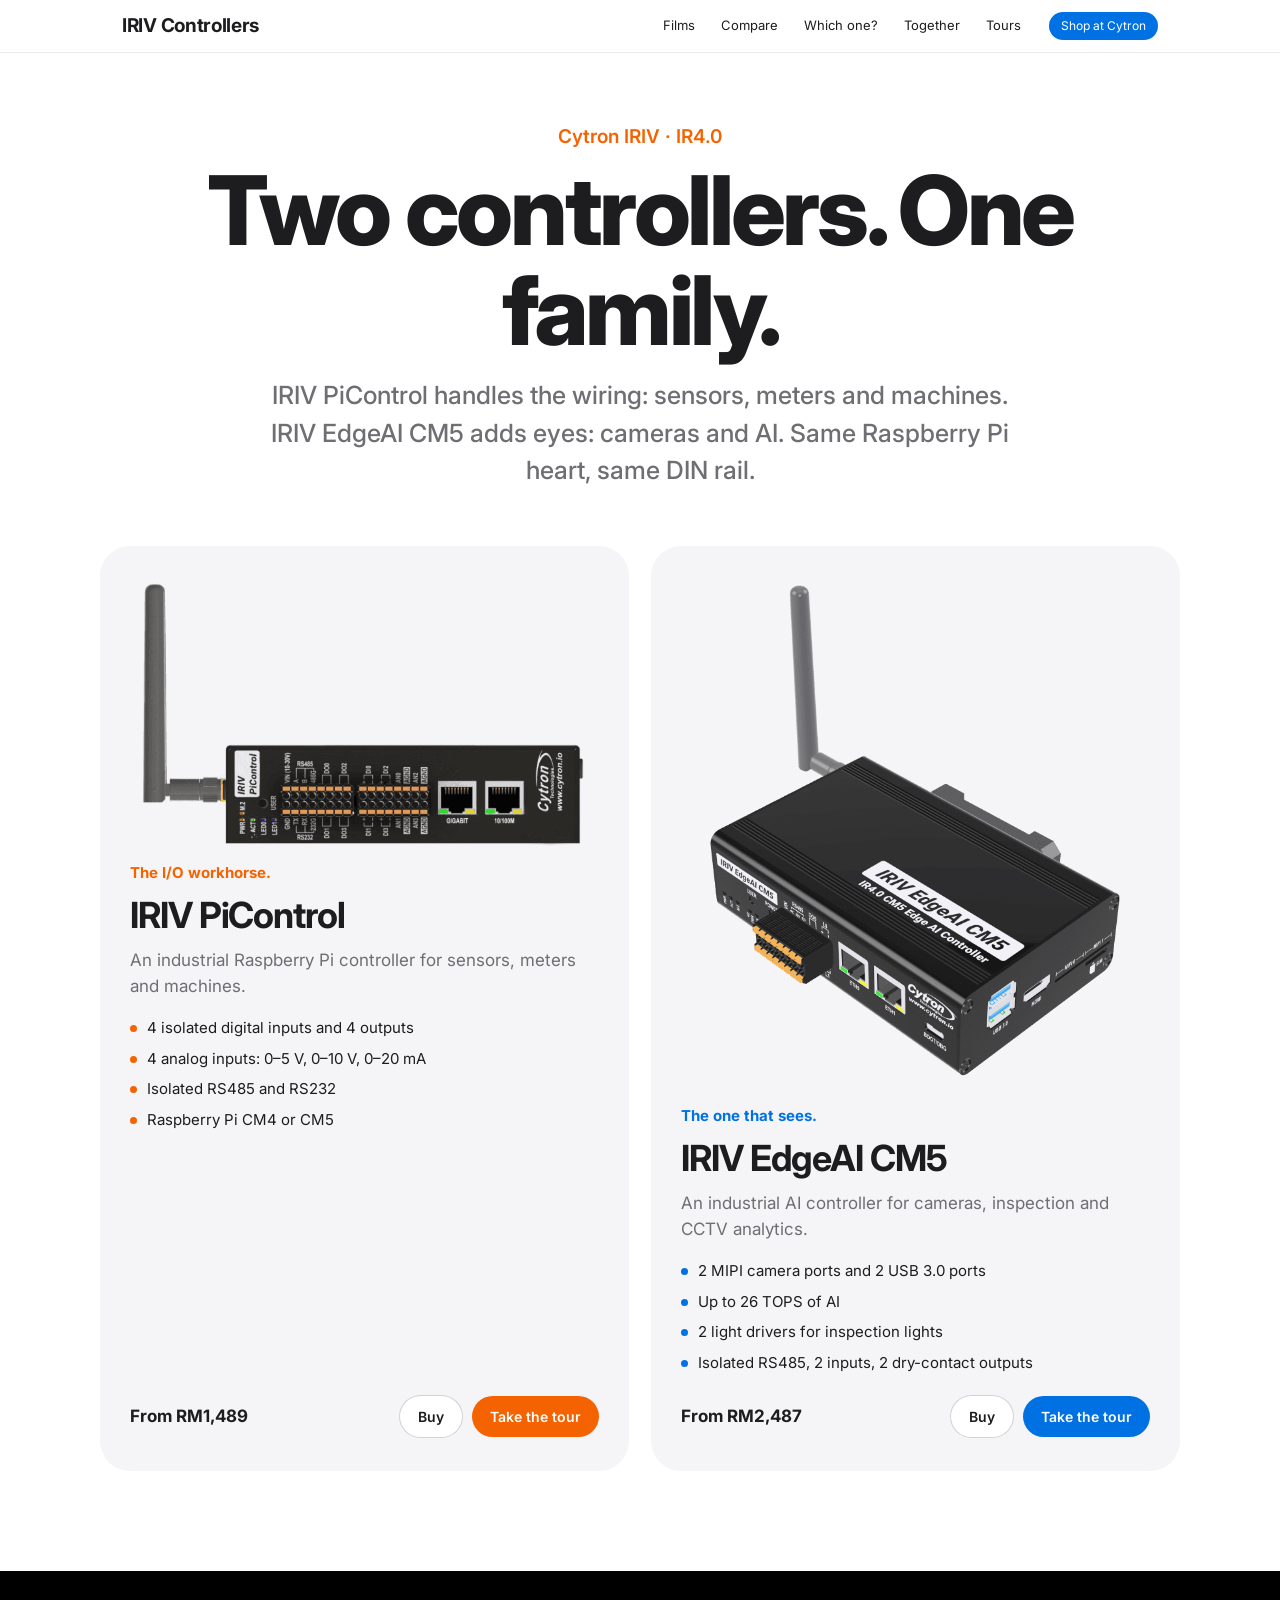
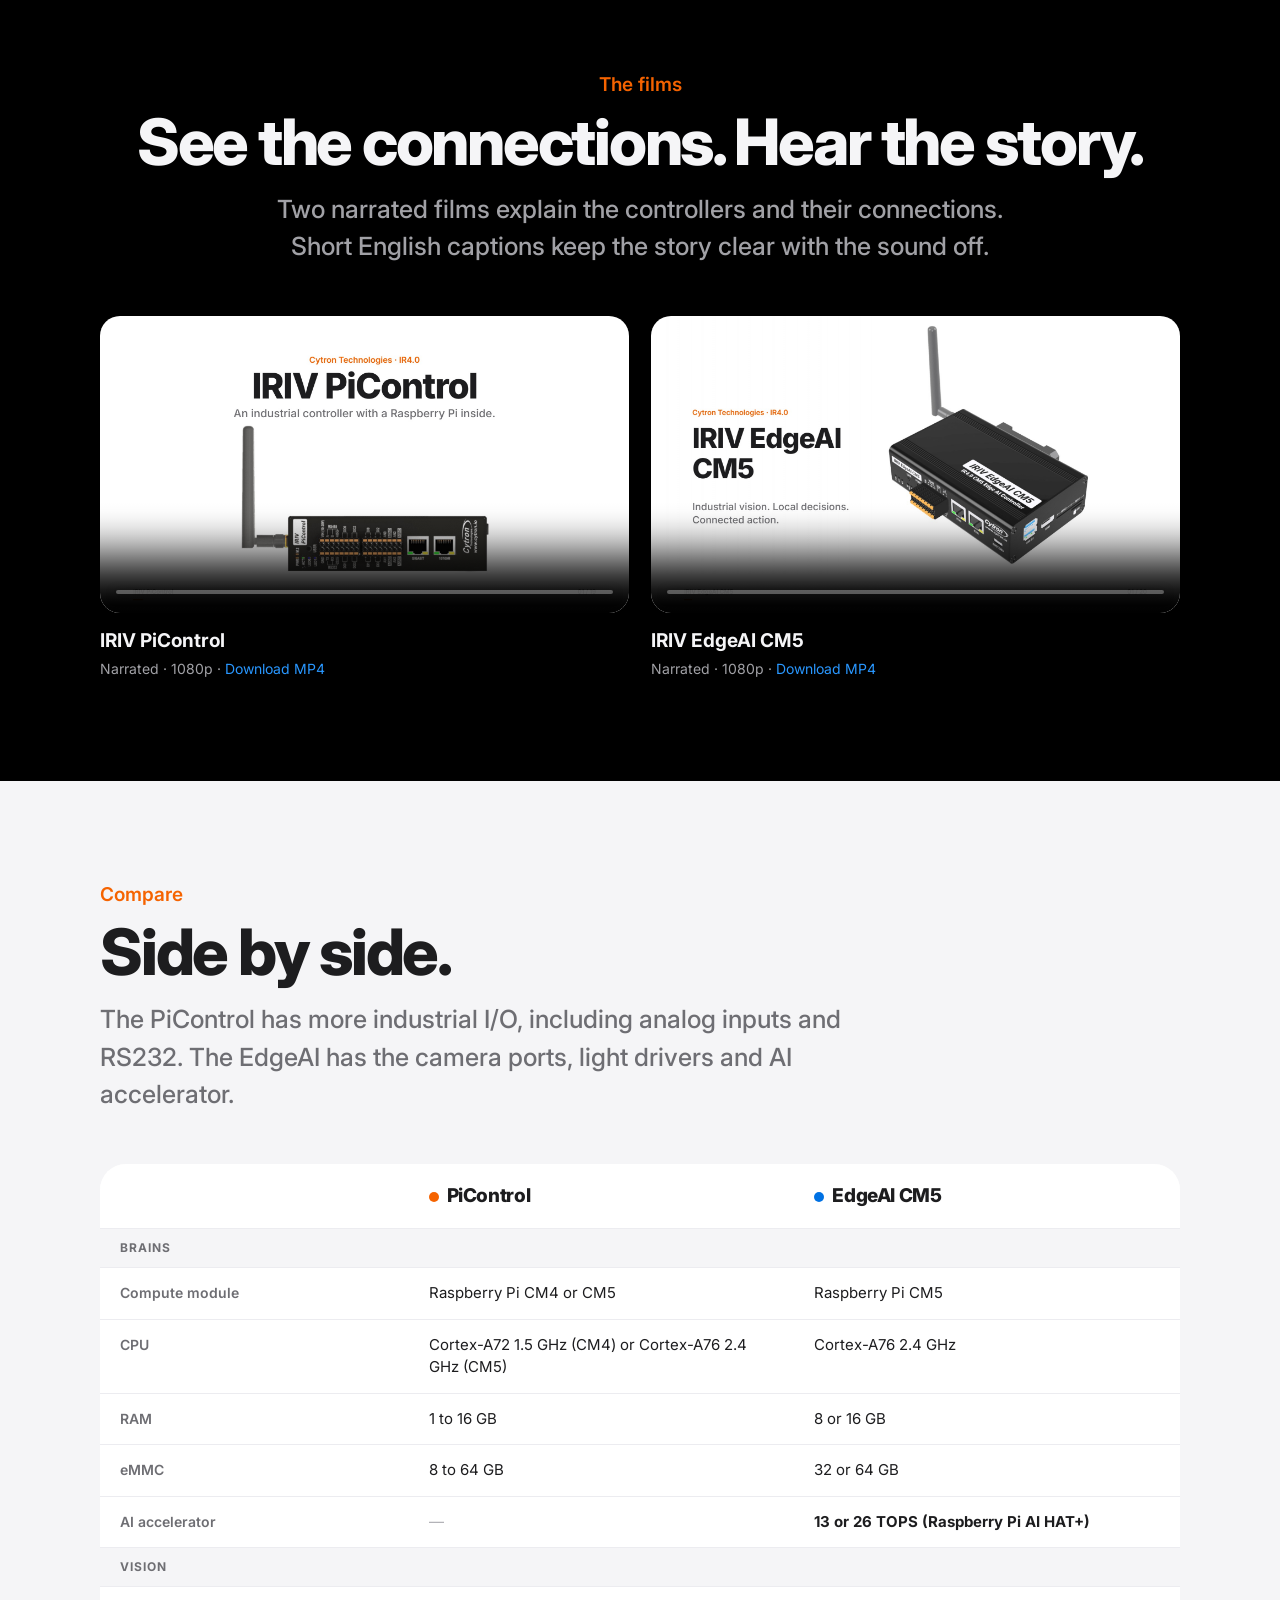
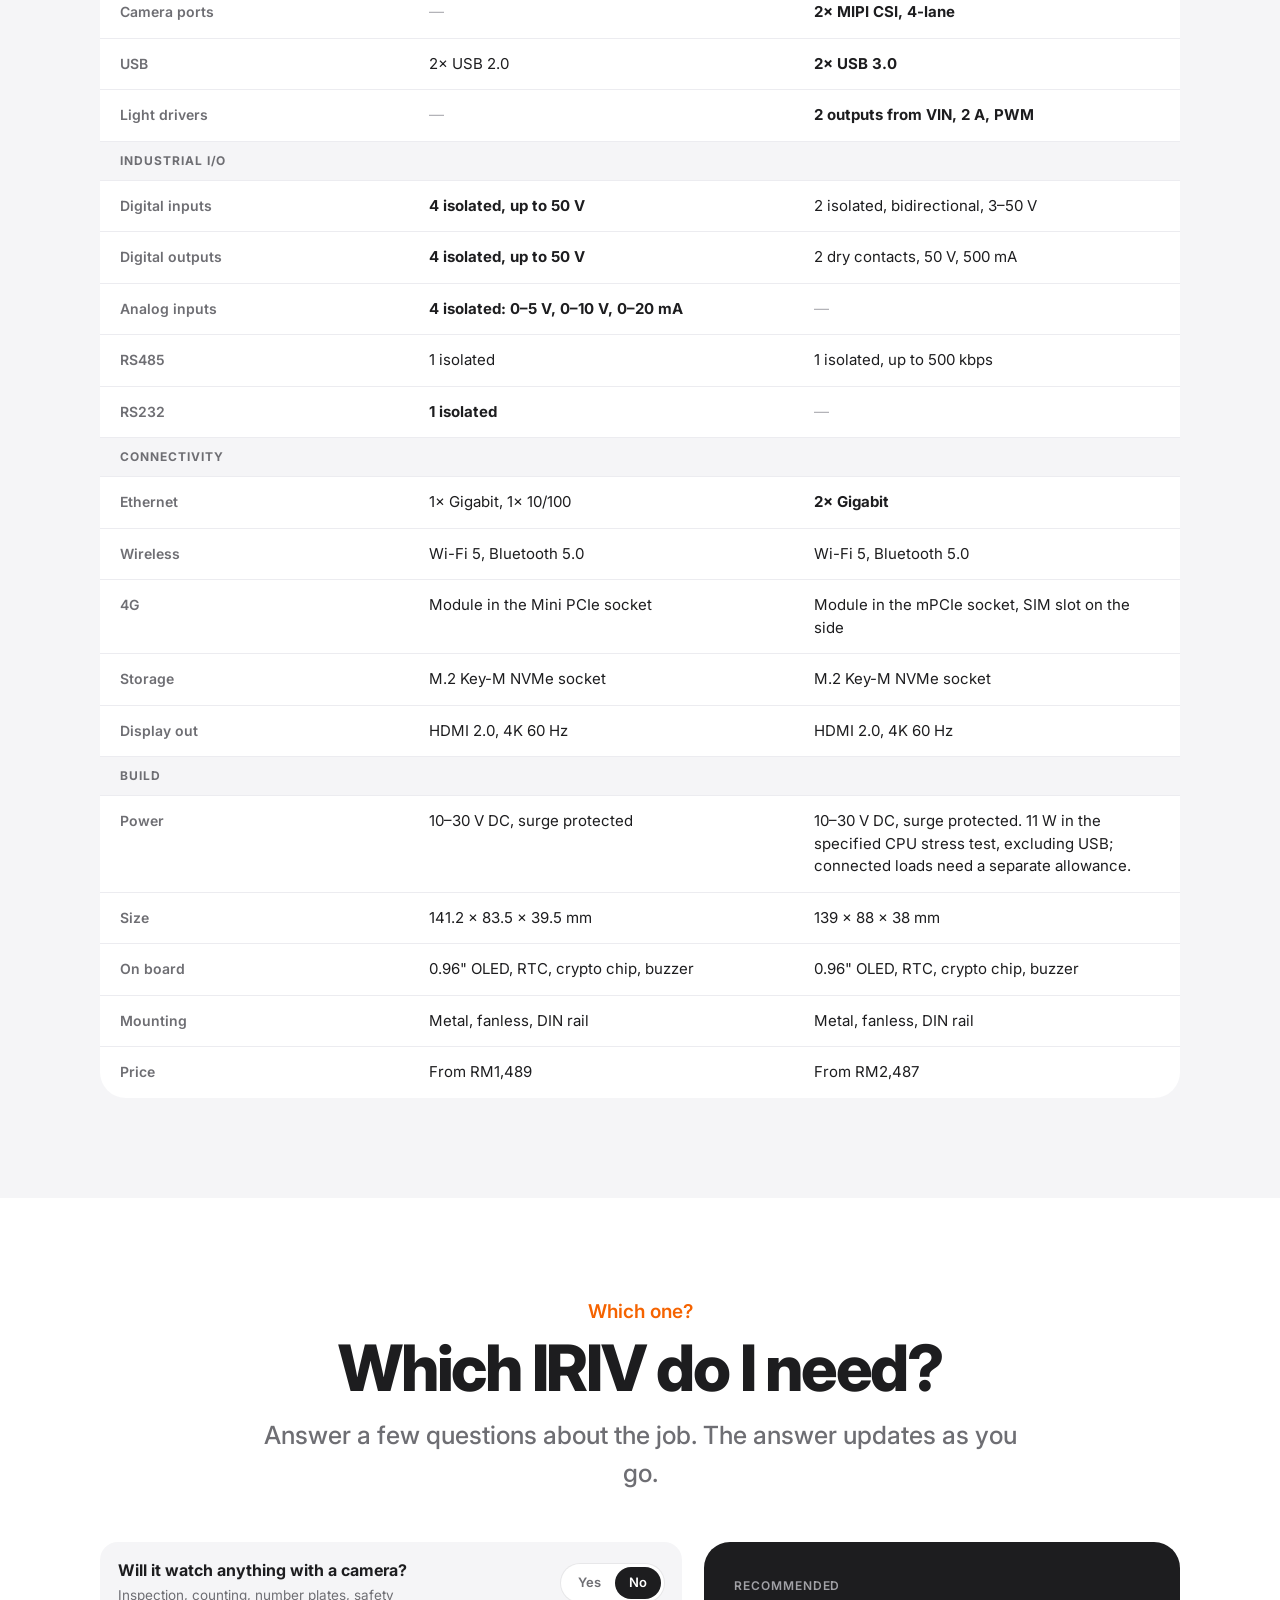
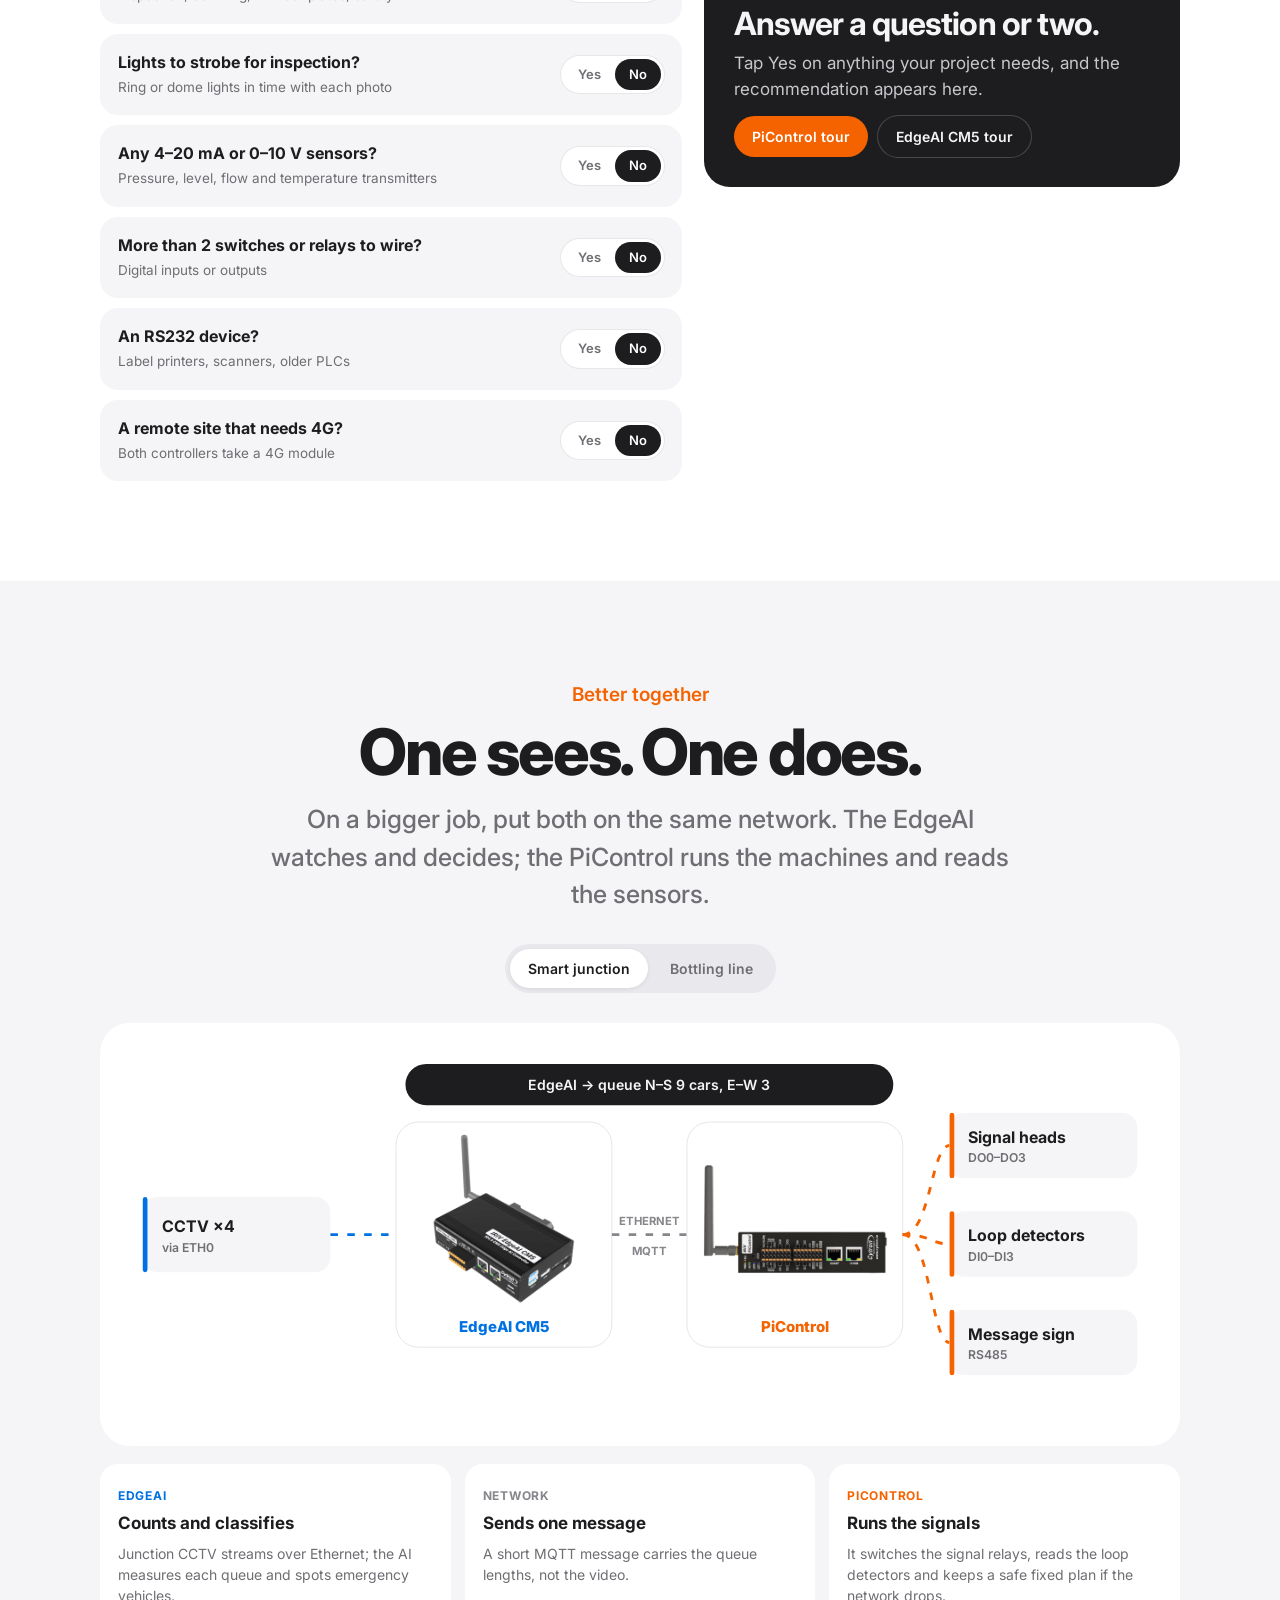
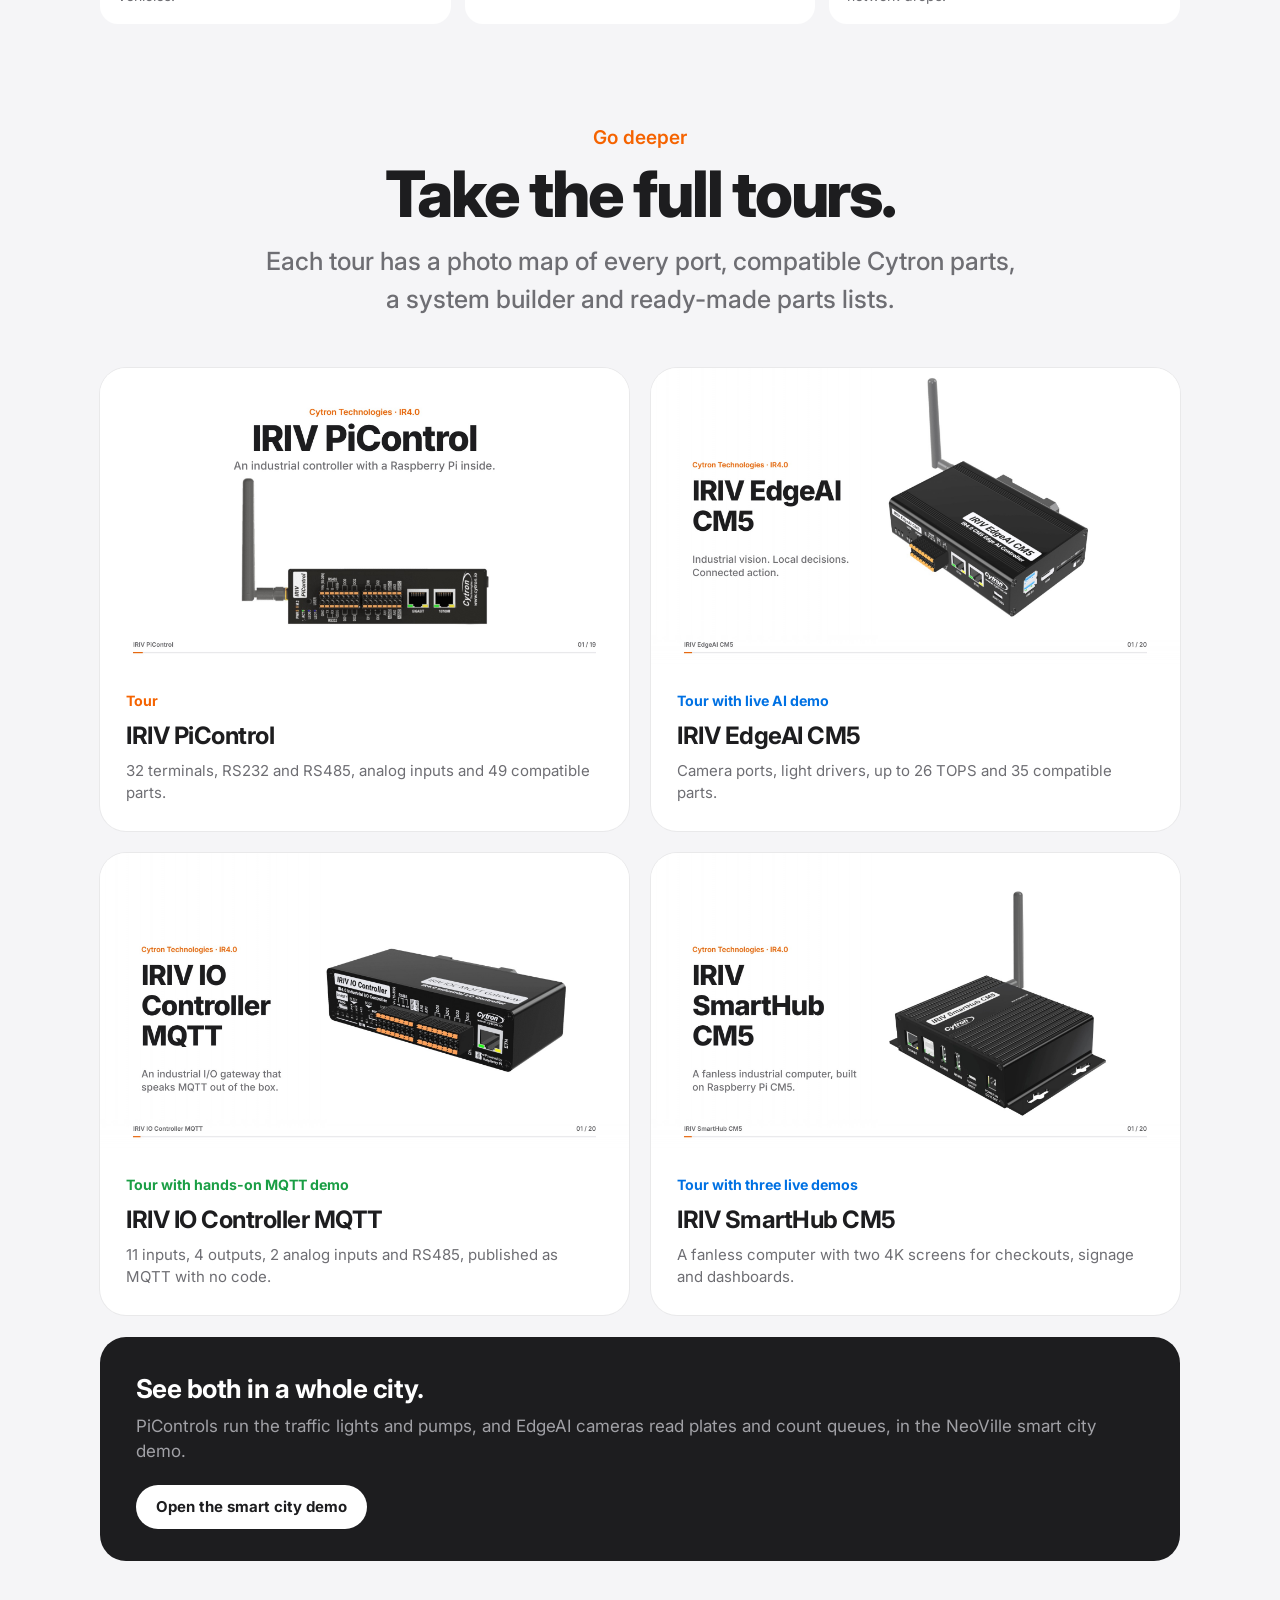
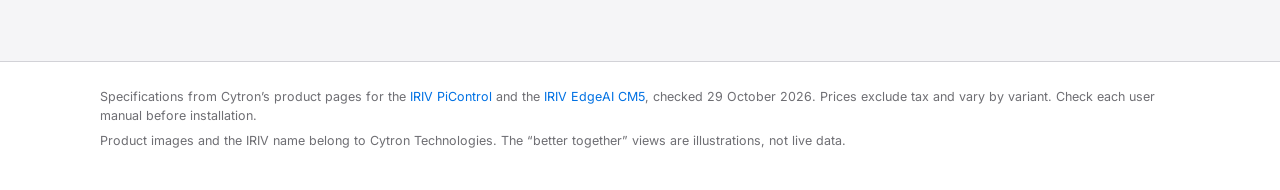
<file: iriv-controllers/index.html>
<!doctype html>
<html lang="en">
<head>
<meta charset="utf-8">
<meta name="viewport" content="width=device-width, initial-scale=1">
<title>IRIV Controllers</title>
<meta name="description" content="IRIV PiControl and IRIV EdgeAI CM5 on one page: both films, a side-by-side comparison, a picker, and how the two work together.">
<link rel="preconnect" href="https://fonts.googleapis.com">
<link rel="preconnect" href="https://fonts.gstatic.com" crossorigin>
<link href="https://fonts.googleapis.com/css2?family=Inter:wght@400;500;600;700;800&display=swap" rel="stylesheet">
<style>
  :root { --ink: #1d1d1f; --muted: #6e6e73; --line: #d2d2d7; --soft: #f5f5f7; --accent: #f56300; --blue: #0071e3; --pi: #f56300; --edge: #0071e3; --bg: #fff; }
  * { box-sizing: border-box; }
  html { scroll-behavior: smooth; }
  body { margin: 0; background: var(--bg); color: var(--ink); font: 17px/1.5 Inter, -apple-system, "Segoe UI", system-ui, sans-serif; -webkit-font-smoothing: antialiased; }
  a { color: var(--blue); text-decoration: none; }
  a:hover { text-decoration: underline; }
  button { font: inherit; }
  nav { position: sticky; top: 0; z-index: 10; background: rgba(255,255,255,.96); border-bottom: 1px solid rgba(0,0,0,.08); }
  nav .in { max-width: 1080px; margin: 0 auto; padding: 0 22px; height: 52px; display: flex; align-items: center; gap: 28px; }
  nav b { font-size: 19px; font-weight: 700; letter-spacing: -.3px; margin-right: auto; }
  nav .links { display: flex; gap: 26px; }
  nav a { color: var(--ink); font-size: 13px; }
  nav .buy { background: var(--blue); color: #fff; padding: 5px 12px; border-radius: 99px; font-size: 12px; }
  nav .buy:hover { text-decoration: none; background: #0077ed; }
  @media (max-width: 760px) { nav .links { display: none; } }
  section { padding: 100px 22px; }
  .wrap { max-width: 1080px; margin: 0 auto; }
  .center { text-align: center; }
  .eyebrow { color: var(--accent); font-weight: 600; font-size: 19px; margin: 0 0 8px; }
  h1, h2 { font-weight: 800; letter-spacing: -.035em; line-height: 1.05; margin: 0; }
  h1 { font-size: clamp(48px, 9vw, 96px); }
  h2 { font-size: clamp(38px, 6vw, 64px); }
  .lede { font-size: clamp(19px, 2.4vw, 25px); color: var(--muted); font-weight: 500; margin: 16px 0 0; max-width: 760px; }
  .center .lede { margin-left: auto; margin-right: auto; }
  .grey { background: var(--soft); }
  .dark { background: #000; color: #f5f5f7; }
  .dark h2 { color: #f5f5f7; }
  .dark .lede { color: #a1a1a6; }

  /* hero: the two products */
  .hero { padding-top: 70px; }
  .duo { display: grid; grid-template-columns: 1fr 1fr; gap: 22px; margin-top: 56px; text-align: left; }
  @media (max-width: 820px) { .duo { grid-template-columns: 1fr; } }
  .prodcard { background: var(--soft); border-radius: 30px; padding: 30px 30px 34px; display: flex; flex-direction: column; }
  .prodcard svg { width: 100%; height: auto; display: block; mix-blend-mode: multiply; }
  .prodcard .tag { color: var(--c); font-weight: 700; font-size: 15px; margin-top: 8px; }
  .prodcard h3 { font-size: 36px; letter-spacing: -.03em; margin: 4px 0 6px; }
  .prodcard p { color: var(--muted); margin: 0; }
  .prodcard ul { list-style: none; padding: 0; margin: 18px 0 22px; display: grid; gap: 8px; font-size: 15px; }
  .prodcard li { display: flex; gap: 10px; }
  .prodcard li::before { content: ''; flex: none; width: 7px; height: 7px; border-radius: 50%; background: var(--c); margin-top: 8px; }
  .prodcard .foot { margin-top: auto; display: flex; flex-wrap: wrap; gap: 10px; align-items: center; }
  .price { font-weight: 700; margin-right: auto; }
  .btn { border: 0; border-radius: 99px; padding: 10px 18px; font-weight: 600; font-size: 14px; cursor: pointer; display: inline-block; }
  .btn.fill { background: var(--c, var(--ink)); color: #fff; }
  .btn.line { background: #fff; color: var(--ink); box-shadow: 0 0 0 1px var(--line); }
  .btn:hover { text-decoration: none; filter: brightness(1.05); }

  /* films */
  .films { display: grid; grid-template-columns: 1fr 1fr; gap: 22px; margin-top: 50px; text-align: left; }
  @media (max-width: 820px) { .films { grid-template-columns: 1fr; } }
  .film video { width: 100%; display: block; border-radius: 20px; background: #111; aspect-ratio: 16 / 9; }
  .film b { display: block; margin-top: 14px; font-size: 19px; }
  .film span { color: #a1a1a6; font-size: 14px; }
  .film a { color: #2997ff; font-size: 14px; }

  /* compare */
  .compare { margin-top: 50px; background: #fff; border-radius: 26px; overflow: clip; }
  .crow { display: grid; grid-template-columns: minmax(130px, .8fr) 1fr 1fr; border-top: 1px solid #ececf0; }
  .crow > div { padding: 14px 20px; font-size: 15px; }
  .crow > div:first-child { color: var(--muted); font-weight: 600; font-size: 14px; }
  .crow.head { position: sticky; top: 52px; z-index: 2; background: #fff; border-top: 0; box-shadow: 0 1px 0 #ececf0; }
  .crow.head > div { padding: 18px 20px; font-weight: 800; font-size: 19px; letter-spacing: -.02em; color: var(--ink); }
  .crow.head i { display: inline-block; width: 10px; height: 10px; border-radius: 50%; margin-right: 8px; }
  .crow.group > div { grid-column: 1 / -1; background: var(--soft); font-size: 12px; font-weight: 700; text-transform: uppercase; letter-spacing: .08em; color: var(--muted); padding: 10px 20px; }
  .crow .no { color: #b0b0b5; }
  .crow .win { font-weight: 700; }
  @media (max-width: 640px) { .crow { grid-template-columns: 1fr 1fr; } .crow > div:first-child { grid-column: 1 / -1; padding-bottom: 0; } .crow.head > div:first-child { display: none; } }

  /* picker */
  .picker { display: grid; grid-template-columns: minmax(0, 1.1fr) minmax(0, .9fr); gap: 22px; margin-top: 50px; text-align: left; }
  @media (max-width: 860px) { .picker { grid-template-columns: 1fr; } }
  .qs { display: grid; gap: 10px; }
  .q { display: flex; align-items: center; gap: 16px; background: var(--soft); border-radius: 18px; padding: 16px 18px; }
  .q > div:first-child { flex: 1; }
  .q b { display: block; font-size: 16px; }
  .q small { color: var(--muted); font-size: 13.5px; }
  .seg { display: flex; background: #fff; border-radius: 99px; padding: 3px; box-shadow: 0 0 0 1px rgba(0,0,0,.06); flex: none; }
  .seg button { border: 0; background: transparent; border-radius: 99px; padding: 6px 14px; font-size: 13px; font-weight: 600; color: var(--muted); cursor: pointer; }
  .seg button.on { background: var(--ink); color: #fff; }
  .answer { background: var(--ink); color: #f5f5f7; border-radius: 26px; padding: 30px; position: sticky; top: 76px; align-self: start; }
  .answer small { color: #a1a1a6; font-weight: 600; text-transform: uppercase; letter-spacing: .08em; font-size: 12px; }
  .answer h3 { font-size: 32px; letter-spacing: -.03em; margin: 8px 0 10px; line-height: 1.1; }
  .answer p { color: #c7c7cc; margin: 0 0 14px; }
  .answer ul { margin: 0 0 20px; padding-left: 18px; color: #e5e5ea; font-size: 15px; display: grid; gap: 6px; }
  .answer .btns { display: flex; flex-wrap: wrap; gap: 10px; }
  .answer .btn.line { background: transparent; color: #f5f5f7; box-shadow: 0 0 0 1px #48484a; }

  /* better together */
  .stabs { display: inline-flex; gap: 4px; background: #e8e8ed; border-radius: 99px; padding: 5px; margin-top: 30px; }
  .stabs button { border: 0; background: transparent; color: var(--muted); padding: 9px 18px; border-radius: 99px; font-weight: 600; font-size: 14px; cursor: pointer; }
  .stabs button.on { background: #fff; color: var(--ink); box-shadow: 0 1px 4px rgba(0,0,0,.08); }
  .together { margin-top: 30px; background: #fff; border-radius: 30px; padding: 24px; }
  .together svg { display: block; width: 100%; height: auto; }
  .flow { fill: none; stroke-width: 3; stroke-dasharray: 8 10; animation: flow 1s linear infinite; }
  @keyframes flow { to { stroke-dashoffset: -36; } }
  .msg { transition: opacity .35s; }
  .tsteps { display: grid; grid-template-columns: repeat(3, 1fr); gap: 14px; margin-top: 18px; text-align: left; }
  @media (max-width: 760px) { .tsteps { grid-template-columns: 1fr; } }
  .tstep { background: #fff; border-radius: 18px; padding: 18px; }
  .tstep small { color: var(--c); font-weight: 700; font-size: 12px; text-transform: uppercase; letter-spacing: .06em; }
  .tstep b { display: block; margin-top: 4px; }
  .tstep p { margin: 6px 0 0; color: var(--muted); font-size: 14px; }

  /* tours */
  .tours { display: grid; grid-template-columns: 1fr 1fr; gap: 22px; margin-top: 50px; text-align: left; }
  @media (max-width: 820px) { .tours { grid-template-columns: 1fr; } }
  .tour { display: block; background: #fff; border-radius: 26px; overflow: hidden; color: var(--ink); box-shadow: 0 0 0 1px rgba(0,0,0,.05); transition: transform .2s, box-shadow .2s; }
  .tour:hover { text-decoration: none; transform: translateY(-3px); box-shadow: 0 0 0 1px rgba(0,0,0,.06), 0 24px 40px -24px rgba(0,0,0,.4); }
  .tour img { width: 100%; display: block; aspect-ratio: 16 / 9; object-fit: cover; }
  .tour div { padding: 22px 26px 26px; }
  .tour small { color: var(--c); font-weight: 700; }
  .tour b { display: block; font-size: 24px; letter-spacing: -.02em; margin: 4px 0 6px; }
  .tour p { margin: 0; color: var(--muted); font-size: 15px; }
  .cta { margin-top: 22px; background: #1d1d1f; color: #fff; border-radius: 26px; padding: 32px 36px; display: flex; flex-wrap: wrap; gap: 20px; align-items: center; justify-content: space-between; text-align: left; }
  .cta h3 { margin: 0; font-size: 26px; letter-spacing: -.02em; }
  .cta p { margin: 6px 0 0; color: #a1a1a6; }
  .cta a { background: #fff; color: var(--ink); border-radius: 99px; padding: 11px 20px; font-weight: 700; font-size: 15px; }
  .cta a:hover { text-decoration: none; background: #f5f5f7; }
  footer { border-top: 1px solid var(--line); padding: 26px 22px 40px; color: var(--muted); font-size: 12.5px; }
  footer .wrap { display: grid; gap: 6px; }
  .reveal { opacity: 0; transform: translateY(30px); transition: opacity .9s ease, transform .9s cubic-bezier(.2,.7,.2,1); }
  .reveal.in { opacity: 1; transform: none; }
  @media (prefers-reduced-motion: reduce) { .reveal { opacity: 1; transform: none; transition: none; } .flow { animation: none; } html { scroll-behavior: auto; } }
</style>
</head>
<body>
<nav><div class="in">
  <b>IRIV Controllers</b>
  <span class="links"><a href="#films">Films</a><a href="#compare">Compare</a><a href="#pick">Which one?</a><a href="#together">Together</a><a href="#tours">Tours</a></span>
  <a class="buy" href="https://my.cytron.io/c-industrial-edge-controller" target="_blank" rel="noopener">Shop at Cytron</a>
</div></nav>

<section class="hero center">
  <div class="wrap">
    <p class="eyebrow">Cytron IRIV · IR4.0</p>
    <h1>Two controllers. One family.</h1>
    <p class="lede">IRIV PiControl handles the wiring: sensors, meters and machines. IRIV EdgeAI CM5 adds eyes: cameras and AI. Same Raspberry Pi heart, same DIN rail.</p>
    <div class="duo" id="duo"></div>
  </div>
</section>

<section class="dark center" id="films">
  <div class="wrap">
    <p class="eyebrow reveal">The films</p>
    <h2 class="reveal">See the connections. Hear the story.</h2>
    <p class="lede reveal">Two narrated films explain the controllers and their connections. Short English captions keep the story clear with the sound off.</p>
    <div class="films reveal">
      <div class="film"><video controls playsinline preload="metadata" poster="images/poster-picontrol.jpg"><source src="../short-video-of-iriv-pi/IRIV-PiControl-tour.mp4" type="video/mp4"><track kind="captions" srclang="en" label="English" src="../short-video-of-iriv-pi/IRIV-PiControl-tour.vtt" default></video>
        <b>IRIV PiControl</b><span>Narrated · 1080p · </span><a href="../short-video-of-iriv-pi/IRIV-PiControl-tour.mp4" download>Download MP4</a></div>
      <div class="film"><video controls playsinline preload="metadata" poster="images/poster-edgeai.jpg"><source src="../short-video-of-iriv-edgeai/IRIV-EdgeAI-CM5-tour.mp4" type="video/mp4"><track kind="captions" srclang="en" label="English" src="../short-video-of-iriv-edgeai/IRIV-EdgeAI-CM5-tour.vtt" default></video>
        <b>IRIV EdgeAI CM5</b><span>Narrated · 1080p · </span><a href="../short-video-of-iriv-edgeai/IRIV-EdgeAI-CM5-tour.mp4" download>Download MP4</a></div>
    </div>
  </div>
</section>

<section class="grey" id="compare">
  <div class="wrap">
    <p class="eyebrow reveal">Compare</p>
    <h2 class="reveal">Side by side.</h2>
    <p class="lede reveal">The PiControl has more industrial I/O, including analog inputs and RS232. The EdgeAI has the camera ports, light drivers and AI accelerator.</p>
    <div class="compare reveal" id="cmp"></div>
  </div>
</section>

<section class="center" id="pick">
  <div class="wrap">
    <p class="eyebrow reveal">Which one?</p>
    <h2 class="reveal">Which IRIV do I need?</h2>
    <p class="lede reveal">Answer a few questions about the job. The answer updates as you go.</p>
    <div class="picker reveal"><div class="qs" id="qs"></div><div class="answer" id="answer"></div></div>
  </div>
</section>

<section class="grey center" id="together">
  <div class="wrap">
    <p class="eyebrow reveal">Better together</p>
    <h2 class="reveal">One sees. One does.</h2>
    <p class="lede reveal">On a bigger job, put both on the same network. The EdgeAI watches and decides; the PiControl runs the machines and reads the sensors.</p>
    <div class="stabs reveal" id="stabs"><button data-s="junction" class="on">Smart junction</button><button data-s="bottling">Bottling line</button></div>
    <div class="together reveal" id="tview"></div>
    <div class="tsteps reveal" id="tsteps"></div>
  </div>
</section>

<section class="grey center" id="tours" style="padding-top:0">
  <div class="wrap">
    <p class="eyebrow reveal">Go deeper</p>
    <h2 class="reveal">Take the full tours.</h2>
    <p class="lede reveal">Each tour has a photo map of every port, compatible Cytron parts, a system builder and ready-made parts lists.</p>
    <div class="tours reveal">
      <a class="tour" href="../short-video-of-iriv-pi/" style="--c:var(--pi)"><img src="images/poster-picontrol.jpg" alt="IRIV PiControl tour"><div><small>Tour</small><b>IRIV PiControl</b><p>32 terminals, RS232 and RS485, analog inputs and 49 compatible parts.</p></div></a>
      <a class="tour" href="../short-video-of-iriv-edgeai/" style="--c:var(--edge)"><img src="images/poster-edgeai.jpg" alt="IRIV EdgeAI CM5 tour"><div><small>Tour with live AI demo</small><b>IRIV EdgeAI CM5</b><p>Camera ports, light drivers, up to 26 TOPS and 35 compatible parts.</p></div></a>
      <a class="tour" href="../short-video-of-iriv-ioc/" style="--c:#1a9e45"><img src="../short-video-of-iriv-ioc/images/tour-poster.jpg" alt="IRIV IO Controller MQTT tour" loading="lazy"><div><small>Tour with hands-on MQTT demo</small><b>IRIV IO Controller MQTT</b><p>11 inputs, 4 outputs, 2 analog inputs and RS485, published as MQTT with no code.</p></div></a>
      <a class="tour" href="../short-video-of-iriv-smarthub/" style="--c:#0071e3"><img src="../short-video-of-iriv-smarthub/images/tour-poster.jpg" alt="IRIV SmartHub CM5 tour" loading="lazy"><div><small>Tour with three live demos</small><b>IRIV SmartHub CM5</b><p>A fanless computer with two 4K screens for checkouts, signage and dashboards.</p></div></a>
    </div>
    <div class="cta reveal"><div><h3>See both in a whole city.</h3><p>PiControls run the traffic lights and pumps, and EdgeAI cameras read plates and count queues, in the NeoVille smart city demo.</p></div><a href="../#mobility">Open the smart city demo</a></div>
  </div>
</section>

<footer><div class="wrap">
  <div>Specifications from Cytron’s product pages for the <a href="https://my.cytron.io/p-iriv-picontrol-cm4-industrial-controller" target="_blank" rel="noopener">IRIV PiControl</a> and the <a href="https://my.cytron.io/c-industrial-edge-controller/p-iriv-edge-ai-cm5" target="_blank" rel="noopener">IRIV EdgeAI CM5</a>, checked 29 October 2026. Prices exclude tax and vary by variant. Check each user manual before installation.</div>
  <div>Product images and the IRIV name belong to Cytron Technologies. The “better together” views are illustrations, not live data.</div>
</div></footer>

<script>
const PI = { id: 'pi', name: 'IRIV PiControl', color: '#f56300', tag: 'The I/O workhorse.', img: '../short-video-of-iriv-pi/images/front.png', px: 1000, vb: '50 225 910 540',
  blurb: 'An industrial Raspberry Pi controller for sensors, meters and machines.', price: 'From RM1,489', tour: '../short-video-of-iriv-pi/', buy: 'https://my.cytron.io/p-iriv-picontrol-cm4-industrial-controller',
  points: ['4 isolated digital inputs and 4 outputs', '4 analog inputs: 0–5 V, 0–10 V, 0–20 mA', 'Isolated RS485 and RS232', 'Raspberry Pi CM4 or CM5'] };
const ED = { id: 'edge', name: 'IRIV EdgeAI CM5', color: '#0071e3', tag: 'The one that sees.', img: '../short-video-of-iriv-edgeai/images/iso.png', px: 800, vb: '40 0 720 800',
  blurb: 'An industrial AI controller for cameras, inspection and CCTV analytics.', price: 'From RM2,487', tour: '../short-video-of-iriv-edgeai/', buy: 'https://my.cytron.io/c-industrial-edge-controller/p-iriv-edge-ai-cm5',
  points: ['2 MIPI camera ports and 2 USB 3.0 ports', 'Up to 26 TOPS of AI', '2 light drivers for inspection lights', 'Isolated RS485, 2 inputs, 2 dry-contact outputs'] };

/* ---------- hero cards ---------- */
const photo = (p, vb = p.vb) => `<svg viewBox="${vb}" role="img" aria-label="${p.name}"><image href="${p.img}" width="${p.px}" height="${p.px}"/></svg>`;
document.getElementById('duo').innerHTML = [PI, ED].map(p => `<div class="prodcard" style="--c:${p.color}">${photo(p)}
  <div class="tag">${p.tag}</div><h3>${p.name}</h3><p>${p.blurb}</p><ul>${p.points.map(x => `<li>${x}</li>`).join('')}</ul>
  <div class="foot"><span class="price">${p.price}</span><a class="btn line" href="${p.buy}" target="_blank" rel="noopener">Buy</a><a class="btn fill" href="${p.tour}">Take the tour</a></div></div>`).join('');

/* ---------- comparison ---------- */
// [label, PiControl, EdgeAI, which side has the edge: 'pi' | 'edge' | '']
const ROWS = [
  ['Brains'],
  ['Compute module', 'Raspberry Pi CM4 or CM5', 'Raspberry Pi CM5'],
  ['CPU', 'Cortex-A72 1.5 GHz (CM4) or Cortex-A76 2.4 GHz (CM5)', 'Cortex-A76 2.4 GHz'],
  ['RAM', '1 to 16 GB', '8 or 16 GB'],
  ['eMMC', '8 to 64 GB', '32 or 64 GB'],
  ['AI accelerator', '', '13 or 26 TOPS (Raspberry Pi AI HAT+)', 'edge'],
  ['Vision'],
  ['Camera ports', '', '2× MIPI CSI, 4-lane', 'edge'],
  ['USB', '2× USB 2.0', '2× USB 3.0', 'edge'],
  ['Light drivers', '', '2 outputs from VIN, 2 A, PWM', 'edge'],
  ['Industrial I/O'],
  ['Digital inputs', '4 isolated, up to 50 V', '2 isolated, bidirectional, 3–50 V', 'pi'],
  ['Digital outputs', '4 isolated, up to 50 V', '2 dry contacts, 50 V, 500 mA', 'pi'],
  ['Analog inputs', '4 isolated: 0–5 V, 0–10 V, 0–20 mA', '', 'pi'],
  ['RS485', '1 isolated', '1 isolated, up to 500 kbps'],
  ['RS232', '1 isolated', '', 'pi'],
  ['Connectivity'],
  ['Ethernet', '1× Gigabit, 1× 10/100', '2× Gigabit', 'edge'],
  ['Wireless', 'Wi-Fi 5, Bluetooth 5.0', 'Wi-Fi 5, Bluetooth 5.0'],
  ['4G', 'Module in the Mini PCIe socket', 'Module in the mPCIe socket, SIM slot on the side'],
  ['Storage', 'M.2 Key-M NVMe socket', 'M.2 Key-M NVMe socket'],
  ['Display out', 'HDMI 2.0, 4K 60 Hz', 'HDMI 2.0, 4K 60 Hz'],
  ['Build'],
  ['Power', '10–30 V DC, surge protected', '10–30 V DC, surge protected. 11 W in the specified CPU stress test, excluding USB; connected loads need a separate allowance.'],
  ['Size', '141.2 × 83.5 × 39.5 mm', '139 × 88 × 38 mm'],
  ['On board', '0.96" OLED, RTC, crypto chip, buzzer', '0.96" OLED, RTC, crypto chip, buzzer'],
  ['Mounting', 'Metal, fanless, DIN rail', 'Metal, fanless, DIN rail'],
  ['Price', 'From RM1,489', 'From RM2,487']
];
const cell = (v, win) => v ? `<div class="${win ? 'win' : ''}">${v}</div>` : '<div class="no">—</div>';
document.getElementById('cmp').innerHTML = `<div class="crow head"><div></div><div><i style="background:${PI.color}"></i>PiControl</div><div><i style="background:${ED.color}"></i>EdgeAI CM5</div></div>` +
  ROWS.map(([label, a, b, win]) => a === undefined ? `<div class="crow group"><div>${label}</div></div>` : `<div class="crow"><div>${label}</div>${cell(a, win === 'pi')}${cell(b, win === 'edge')}</div>`).join('');

/* ---------- picker ---------- */
const QS = [
  ['cam', 'Will it watch anything with a camera?', 'Inspection, counting, number plates, safety'],
  ['light', 'Lights to strobe for inspection?', 'Ring or dome lights in time with each photo'],
  ['analog', 'Any 4–20 mA or 0–10 V sensors?', 'Pressure, level, flow and temperature transmitters'],
  ['io', 'More than 2 switches or relays to wire?', 'Digital inputs or outputs'],
  ['rs232', 'An RS232 device?', 'Label printers, scanners, older PLCs'],
  ['cell', 'A remote site that needs 4G?', 'Both controllers take a 4G module']
];
const ans = {};
document.getElementById('qs').innerHTML = QS.map(([id, q, hint]) => `<div class="q"><div><b>${q}</b><small>${hint}</small></div><div class="seg" data-q="${id}"><button data-v="1">Yes</button><button data-v="0" class="on">No</button></div></div>`).join('');
function decide() {
  const sees = ans.cam || ans.light, wires = ans.analog || ans.rs232 || ans.io, why = [];
  if (ans.cam) why.push('Camera ports and up to 26 TOPS of AI are on the EdgeAI.');
  if (ans.light) why.push('Only the EdgeAI has built-in light drivers.');
  if (ans.analog) why.push('Only the PiControl has analog inputs (0–5 V, 0–10 V, 0–20 mA).');
  if (ans.rs232) why.push('Only the PiControl has RS232.');
  if (ans.io) why.push('The PiControl has 4 inputs and 4 outputs; the EdgeAI has 2 of each.');
  if (ans.cell) why.push('Either one takes a 4G module, so 4G doesn’t decide it.');
  let pick, title, text, links;
  if (sees && (ans.analog || ans.rs232)) { pick = 'both'; title = 'Use both, linked over Ethernet.'; text = 'The EdgeAI handles the cameras and AI; the PiControl reads the analog or RS232 equipment and runs the machines.'; links = [ED, PI]; }
  else if (sees && ans.io) { pick = 'edge'; title = 'IRIV EdgeAI CM5, plus an IO extender.'; text = 'The EdgeAI does the vision. Add the 8×DI + 8×DO Modbus extender on RS485 for the extra switches, or pair it with a PiControl.'; links = [ED, PI]; }
  else if (sees) { pick = 'edge'; title = 'IRIV EdgeAI CM5.'; text = 'Everything you need for vision is on one controller.'; links = [ED]; }
  else if (wires || ans.cell) { pick = 'pi'; title = 'IRIV PiControl.'; text = 'More industrial I/O for less, with no AI hardware you don’t need.'; links = [PI]; }
  else { pick = ''; title = 'Answer a question or two.'; text = 'Tap Yes on anything your project needs, and the recommendation appears here.'; links = [PI, ED]; }
  const col = { pi: PI.color, edge: ED.color, both: '#30d158' }[pick] || '#a1a1a6';
  document.getElementById('answer').innerHTML = `<small style="color:${col}">Recommended</small><h3>${title}</h3><p>${text}</p>${why.length ? `<ul>${why.map(w => `<li>${w}</li>`).join('')}</ul>` : ''}
    <div class="btns">${links.map((p, i) => `<a class="btn ${i ? 'line' : 'fill'}" style="--c:${p.color}" href="${p.tour}">${p.name.replace('IRIV ', '')} tour</a>`).join('')}</div>`;
}
document.getElementById('qs').onclick = e => {
  const b = e.target.closest('[data-v]'); if (!b) return;
  const seg = b.parentElement; ans[seg.dataset.q] = b.dataset.v === '1';
  seg.querySelectorAll('button').forEach(x => x.classList.toggle('on', x === b)); decide();
};
decide();

/* ---------- better together ---------- */
const SC = {
  junction: { left: ['CCTV ×4', 'via ETH0'], right: [['Signal heads', 'DO0–DO3'], ['Loop detectors', 'DI0–DI3'], ['Message sign', 'RS485']],
    msgs: ['EdgeAI → queue N–S 9 cars, E–W 3', 'PiControl ← give N–S 4 s more green', 'EdgeAI → ambulance seen on approach', 'PiControl ← green corridor for the ambulance', 'EdgeAI → red-light runner, plate WKA 2241', 'PiControl ← sign: “Slow down, queue ahead”'],
    steps: [['EdgeAI', 'Counts and classifies', 'Junction CCTV streams over Ethernet; the AI measures each queue and spots emergency vehicles.', ED.color], ['Network', 'Sends one message', 'A short MQTT message carries the queue lengths, not the video.', '#86868b'], ['PiControl', 'Runs the signals', 'It switches the signal relays, reads the loop detectors and keeps a safe fixed plan if the network drops.', PI.color]] },
  bottling: { left: ['Camera', 'MIPI0 + dome light L0'], right: [['Conveyor motor', 'DO0'], ['Tank level 4–20 mA', 'AN0'], ['Label printer', 'RS232']],
    msgs: ['EdgeAI → bottle #1042 OK', 'EdgeAI → bottle #1043 NO CAP · rejected', 'PiControl ← tank 72 %, filler pressure normal', 'EdgeAI → yield 97.8 % this hour', 'PiControl ← print batch label B-2210', 'PiControl ← slow conveyor, rejects rising'],
    steps: [['EdgeAI', 'Inspects every bottle', 'The camera and light are triggered per bottle, and faulty ones are blown off the line.', ED.color], ['Network', 'Shares the results', 'Pass, fail and yield go to the PiControl and the dashboard over MQTT.', '#86868b'], ['PiControl', 'Runs the line', 'It drives the conveyor, reads the 4–20 mA tank level and prints batch labels over RS232.', PI.color]] }
};
let scene = 'junction', msgI = 0;
function drawTogether() {
  const s = SC[scene];
  const box = (x, y, w, h, title, sub, col) => `<g><rect x="${x}" y="${y}" width="${w}" height="${h}" rx="16" fill="#f5f5f7"/><rect x="${x}" y="${y}" width="5" height="${h}" rx="2.5" fill="${col}"/>
    <text x="${x + 20}" y="${y + h / 2 - 3}" font-size="17" font-weight="700" fill="#1d1d1f">${title}</text><text x="${x + 20}" y="${y + h / 2 + 18}" font-size="13" font-weight="600" fill="#6e6e73">${sub}</text></g>`;
  const ry = [70, 175, 280];
  document.getElementById('tview').innerHTML = `<svg viewBox="0 0 1100 400" role="img" aria-label="EdgeAI and PiControl working together">
    ${box(20, 160, 200, 80, s.left[0], s.left[1], ED.color)}
    <path class="flow" d="M220 200 L290 200" stroke="${ED.color}"/>
    <rect x="290" y="80" width="230" height="240" rx="24" fill="#fff" stroke="#e5e5ea"/>
    <svg x="300" y="90" width="210" height="190" viewBox="${ED.vb}"><image href="${ED.img}" width="${ED.px}" height="${ED.px}"/></svg>
    <text x="405" y="304" text-anchor="middle" font-size="16" font-weight="800" fill="${ED.color}">EdgeAI CM5</text>
    <path class="flow" d="M520 200 L600 200" stroke="#86868b"/>
    <rect x="600" y="80" width="230" height="240" rx="24" fill="#fff" stroke="#e5e5ea"/>
    <svg x="610" y="110" width="210" height="150" viewBox="40 220 920 560"><image href="${PI.img}" width="${PI.px}" height="${PI.px}"/></svg>
    <text x="715" y="304" text-anchor="middle" font-size="16" font-weight="800" fill="${PI.color}">PiControl</text>
    ${s.right.map((r, i) => `<path class="flow" d="M830 200 C 860 200, 860 ${ry[i] + 35}, 880 ${ry[i] + 35}" stroke="${PI.color}"/>${box(880, ry[i], 200, 70, r[0], r[1], PI.color)}`).join('')}
    <rect x="300" y="18" width="520" height="44" rx="22" fill="#1d1d1f"/>
    <text id="tmsg" class="msg" x="560" y="46" text-anchor="middle" font-size="15" font-weight="600" fill="#f5f5f7">${s.msgs[msgI % s.msgs.length]}</text>
    <text x="560" y="190" text-anchor="middle" font-size="12" font-weight="700" fill="#86868b">ETHERNET</text><text x="560" y="222" text-anchor="middle" font-size="12" font-weight="700" fill="#86868b">MQTT</text>
  </svg>`;
  document.getElementById('tsteps').innerHTML = s.steps.map(([who, t, d, c]) => `<div class="tstep" style="--c:${c}"><small>${who}</small><b>${t}</b><p>${d}</p></div>`).join('');
}
document.getElementById('stabs').onclick = e => {
  const b = e.target.closest('[data-s]'); if (!b) return;
  scene = b.dataset.s; msgI = 0; drawTogether();
  document.querySelectorAll('#stabs button').forEach(x => x.classList.toggle('on', x === b));
};
drawTogether();
setInterval(() => {   // cycle the message strip while it is on screen
  const el = document.getElementById('tmsg'); if (!el || document.hidden || el.getBoundingClientRect().bottom < 0 || el.getBoundingClientRect().top > innerHeight) return;
  el.style.opacity = 0;
  setTimeout(() => { msgI++; el.textContent = SC[scene].msgs[msgI % SC[scene].msgs.length]; el.style.opacity = 1; }, 350);
}, 2600);

/* ---------- scroll reveal ---------- */
const ro = new IntersectionObserver(es => es.forEach(e => { if (e.isIntersecting) { e.target.classList.add('in'); ro.unobserve(e.target); } }), { threshold: .12 });
document.querySelectorAll('.reveal').forEach(n => ro.observe(n));
</script>
</body>
</html>
</file>
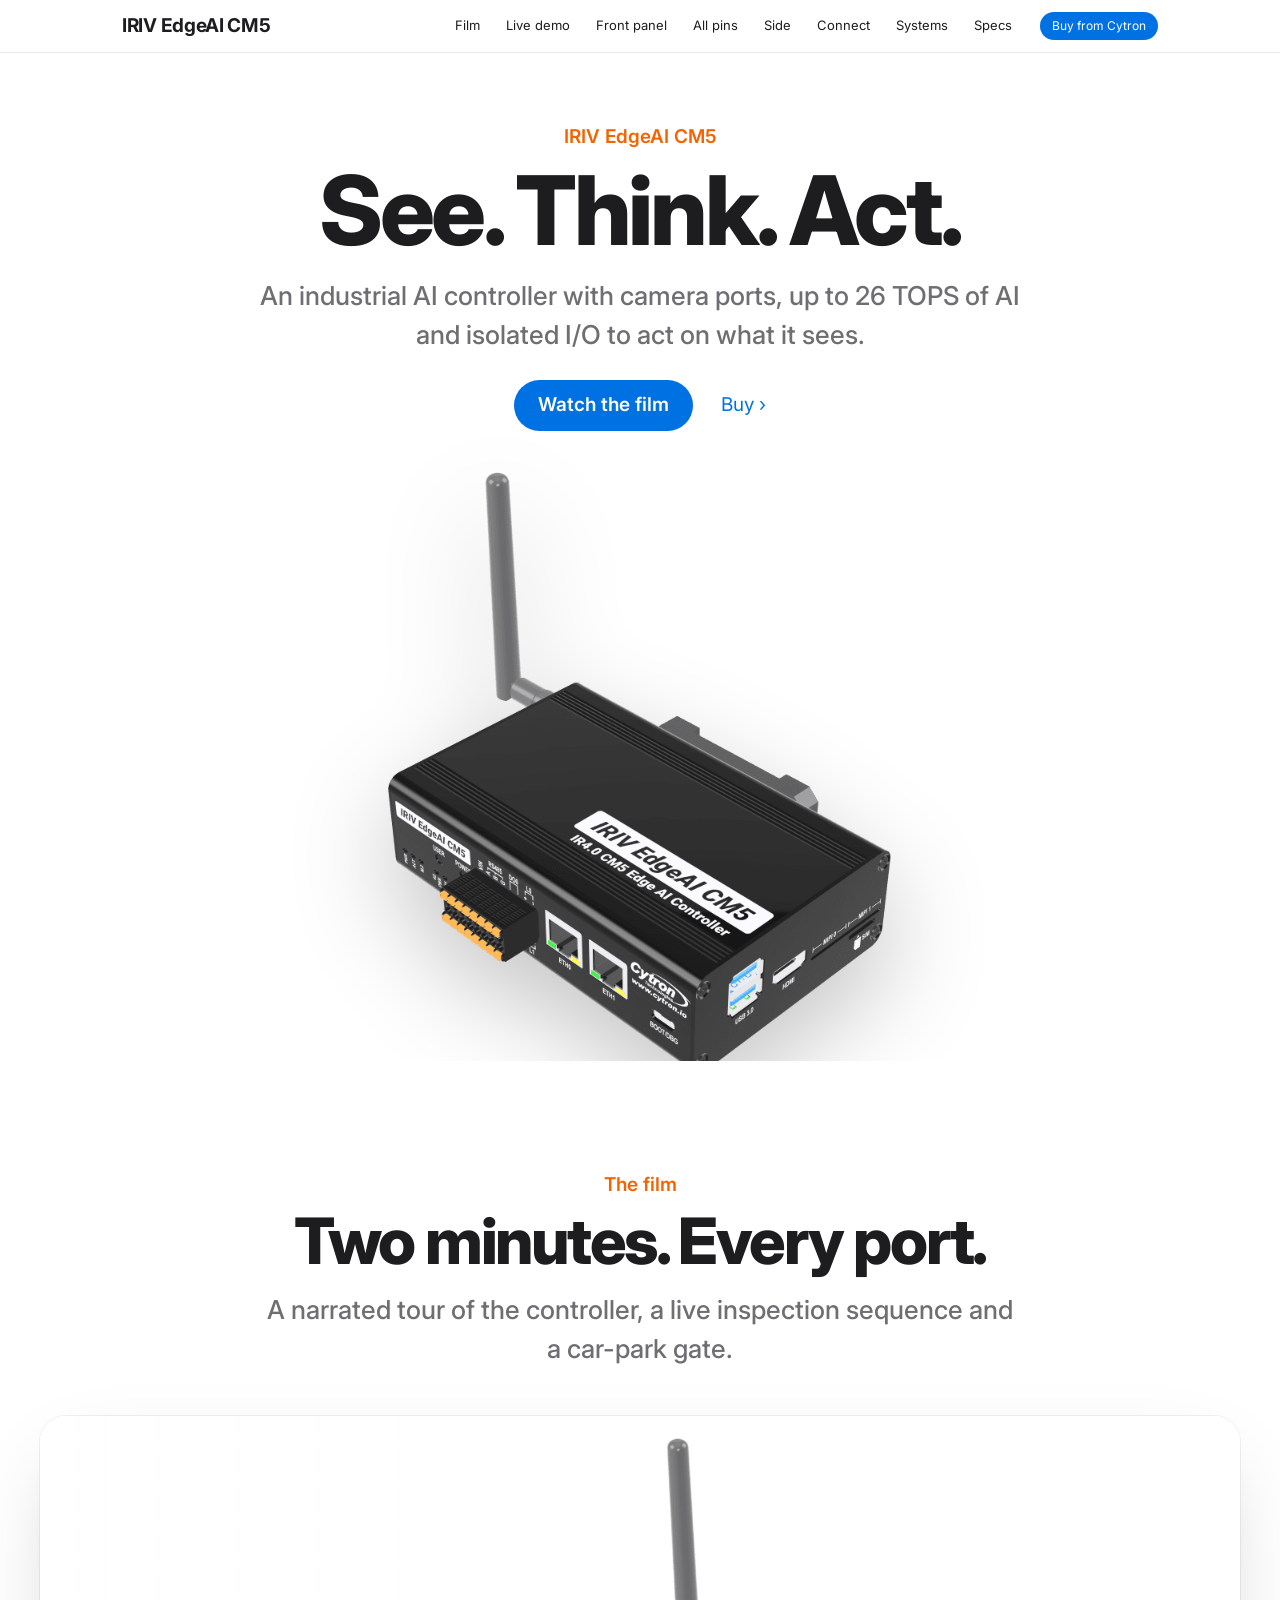
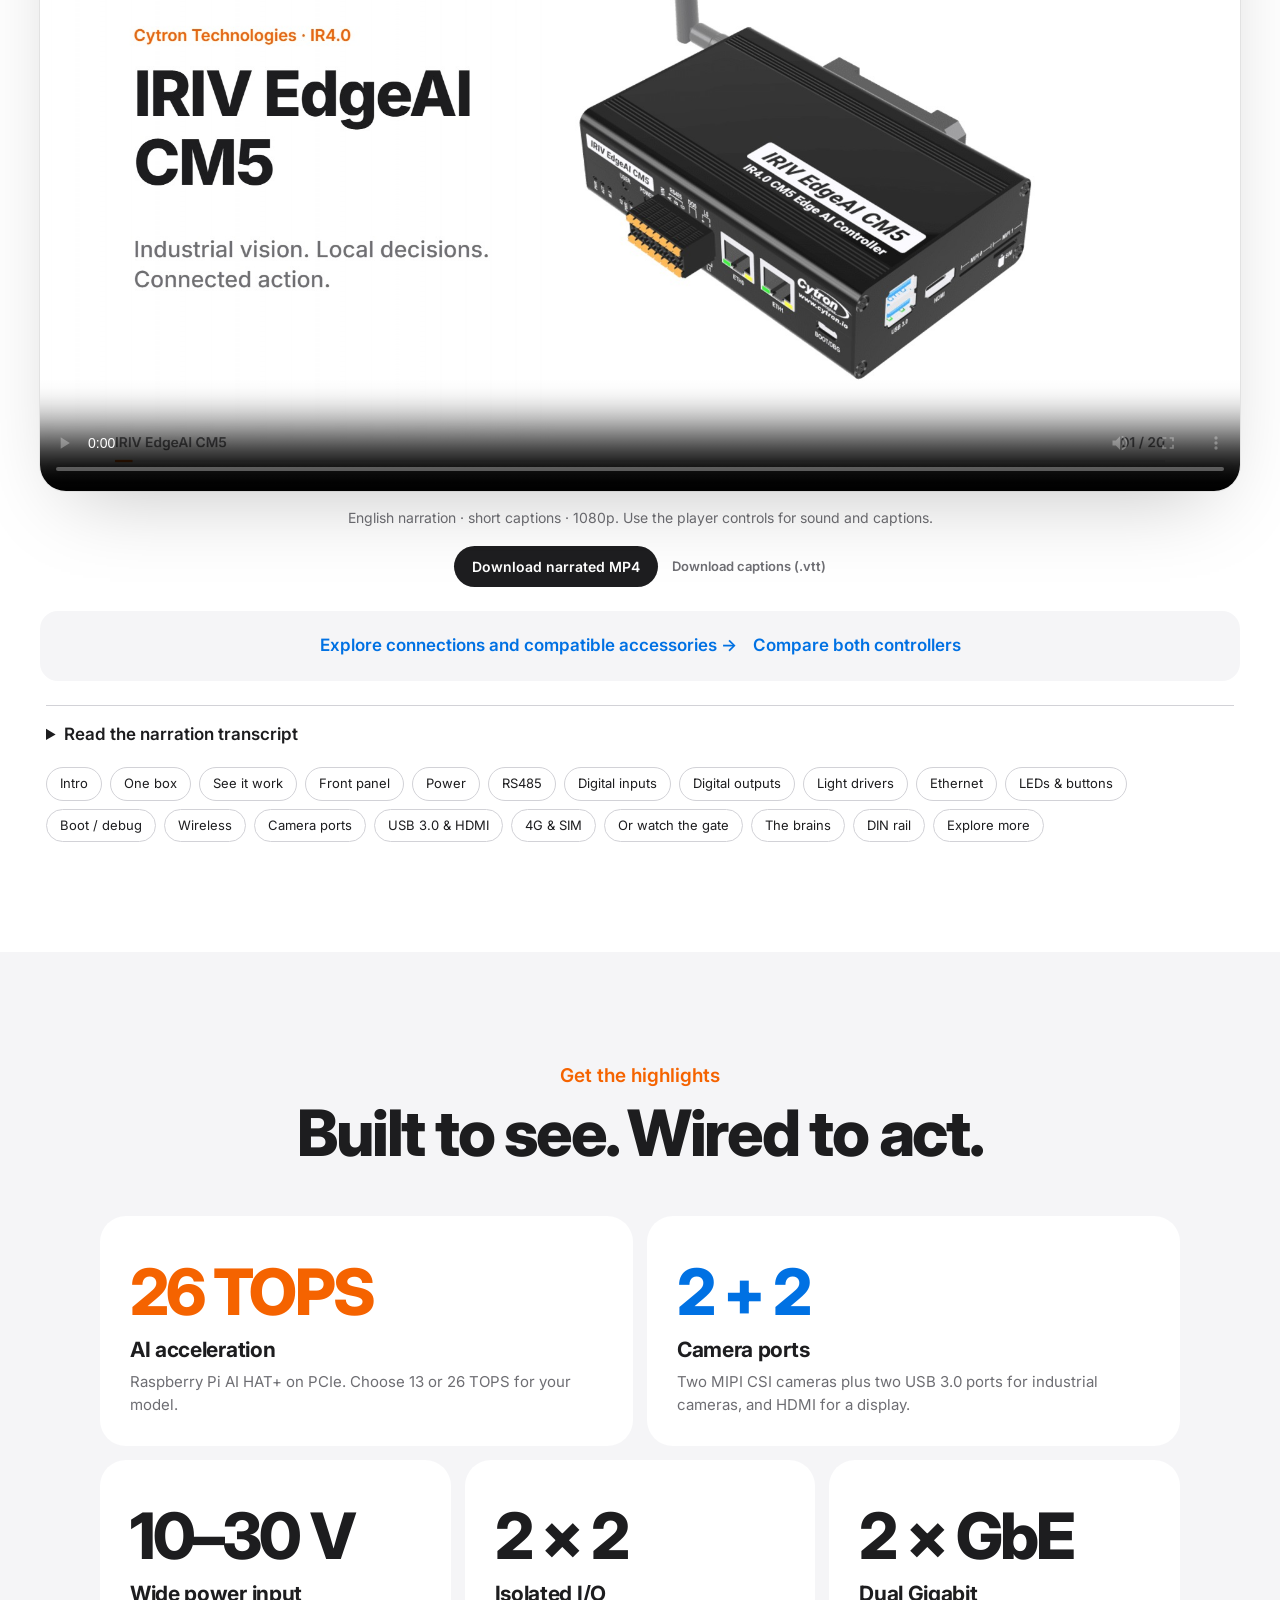
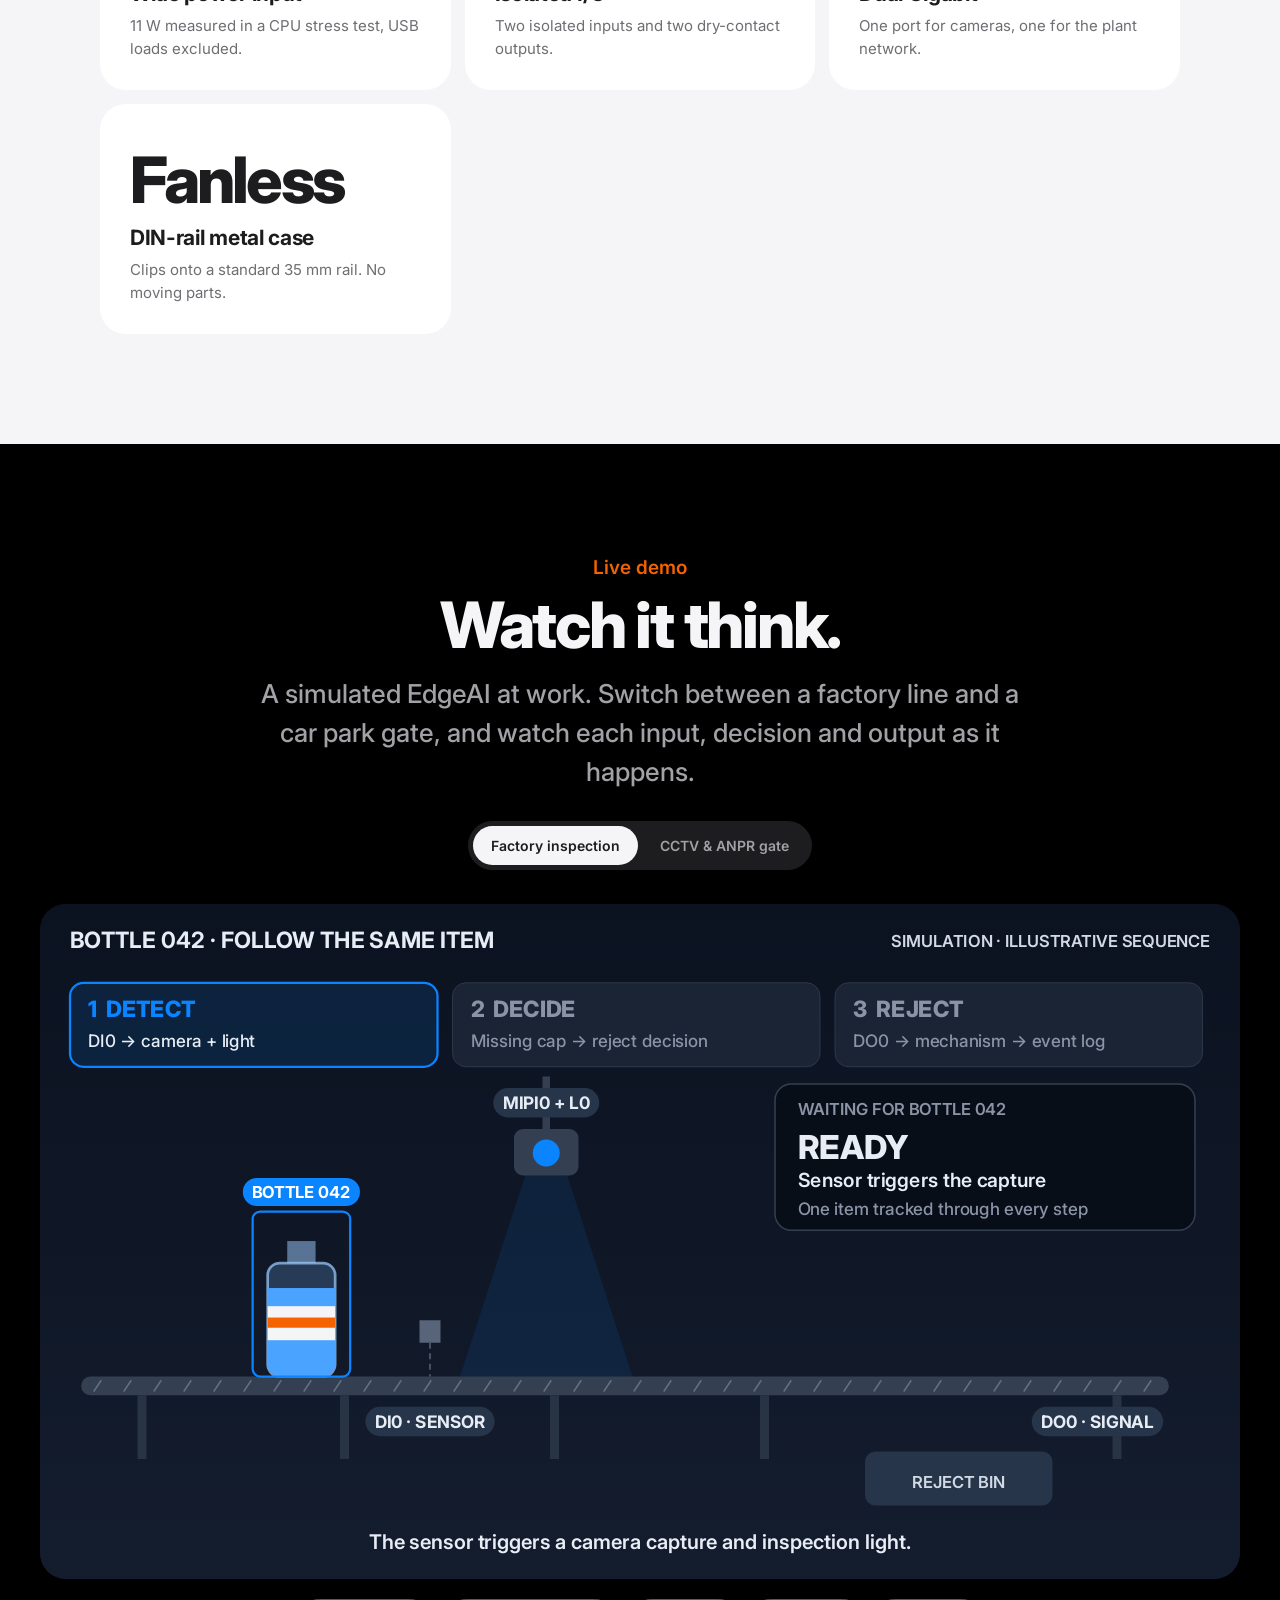
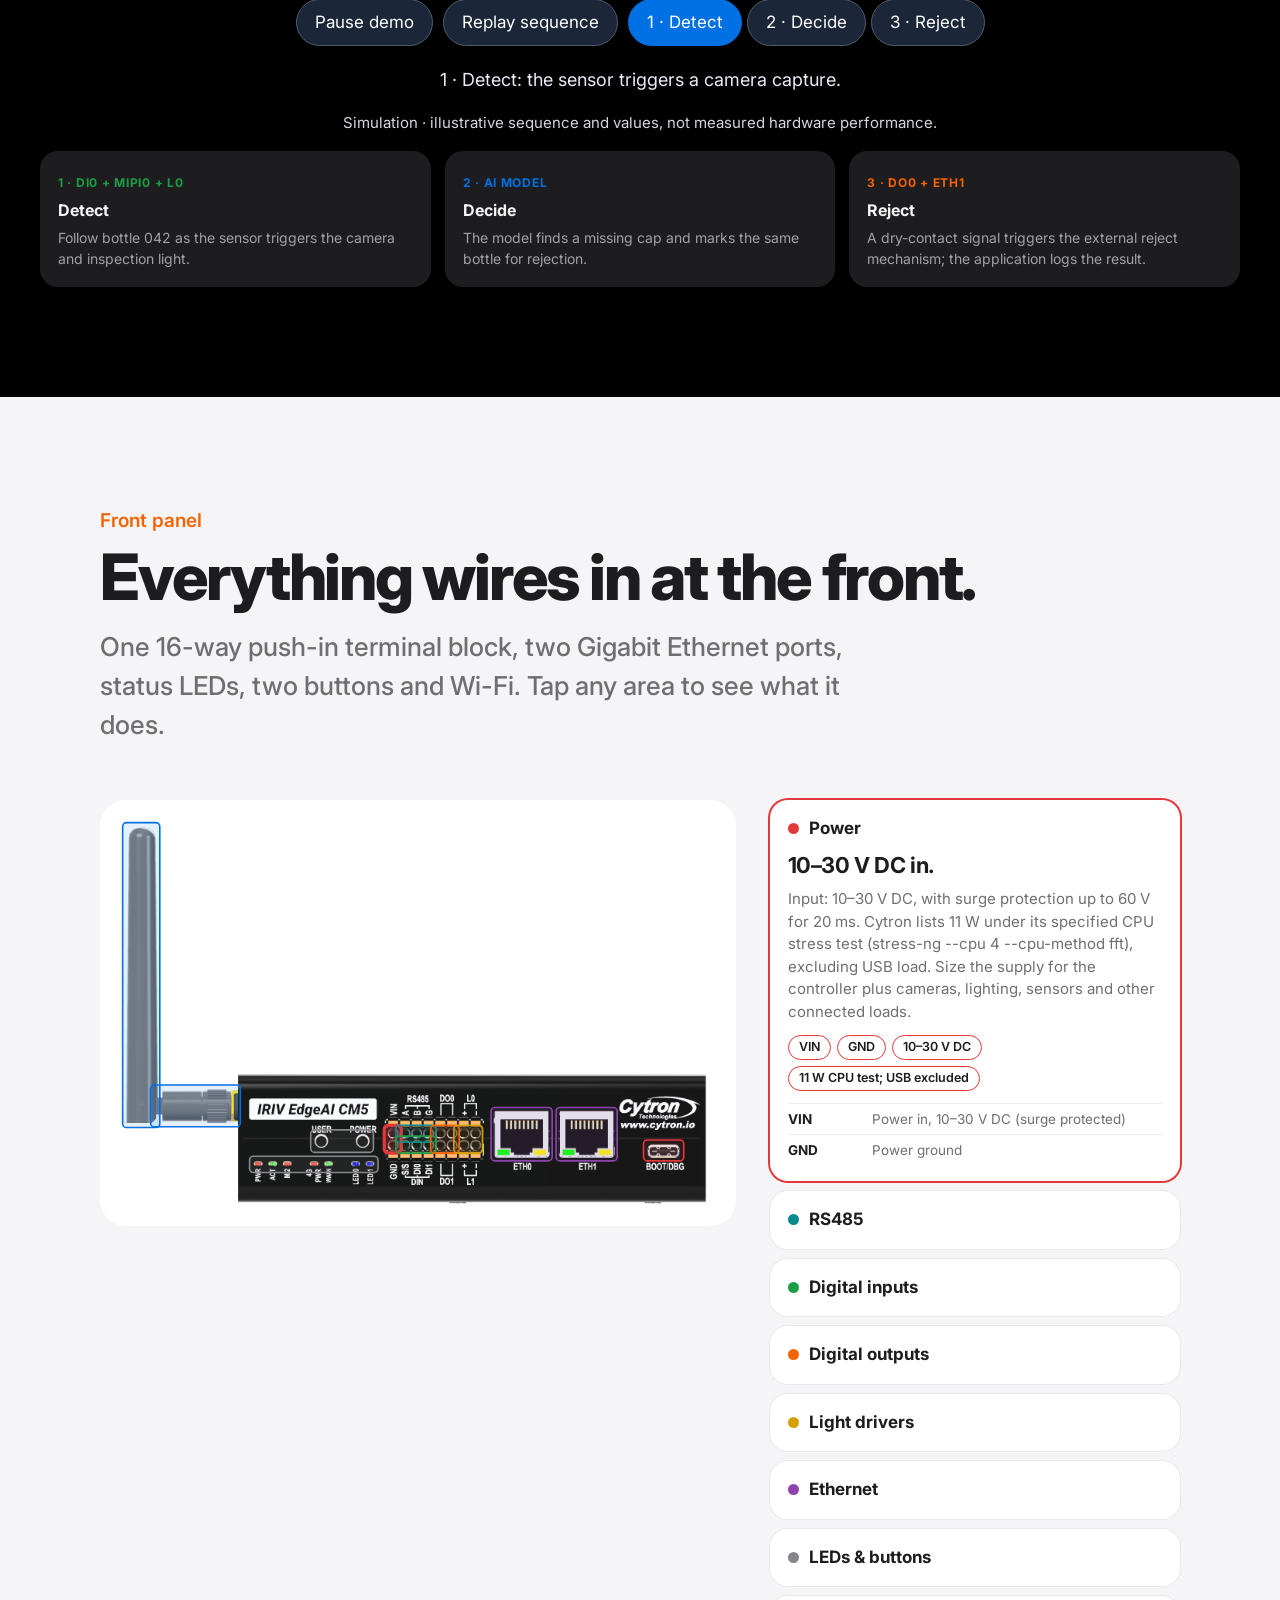
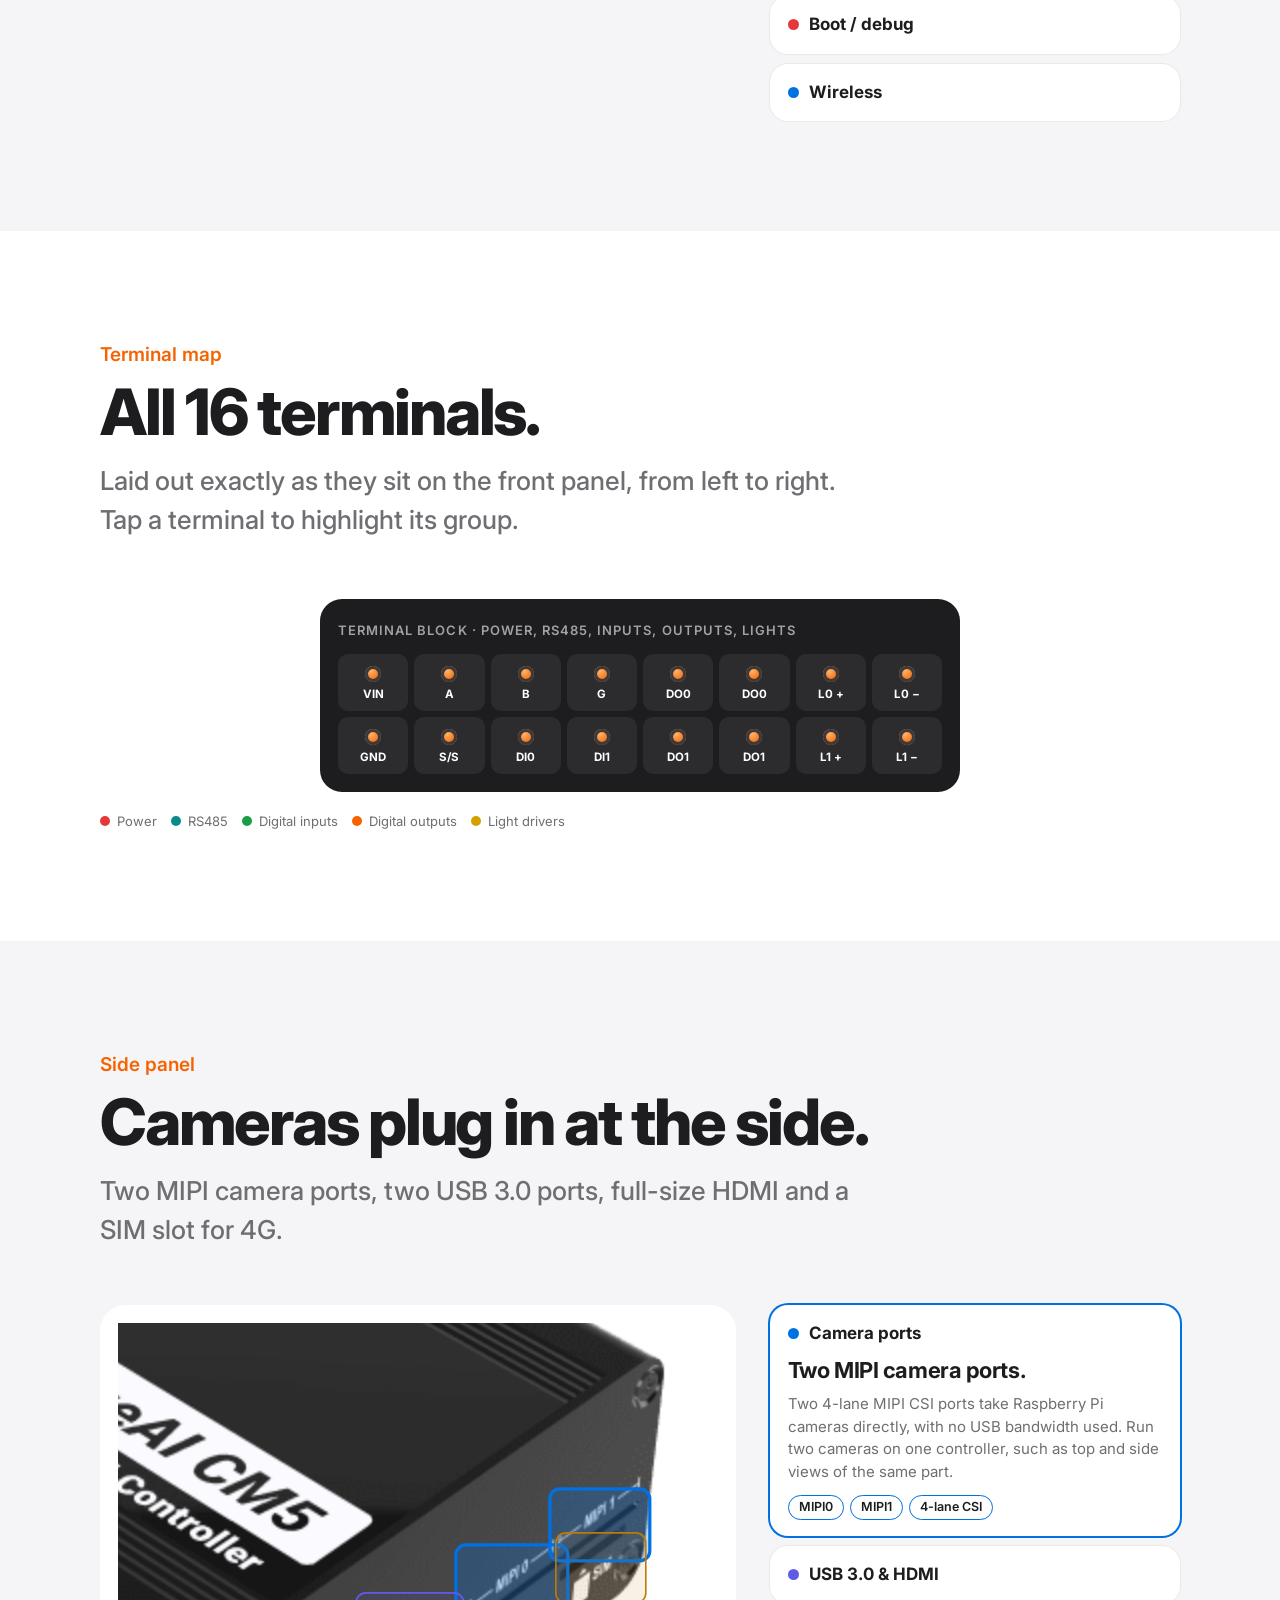
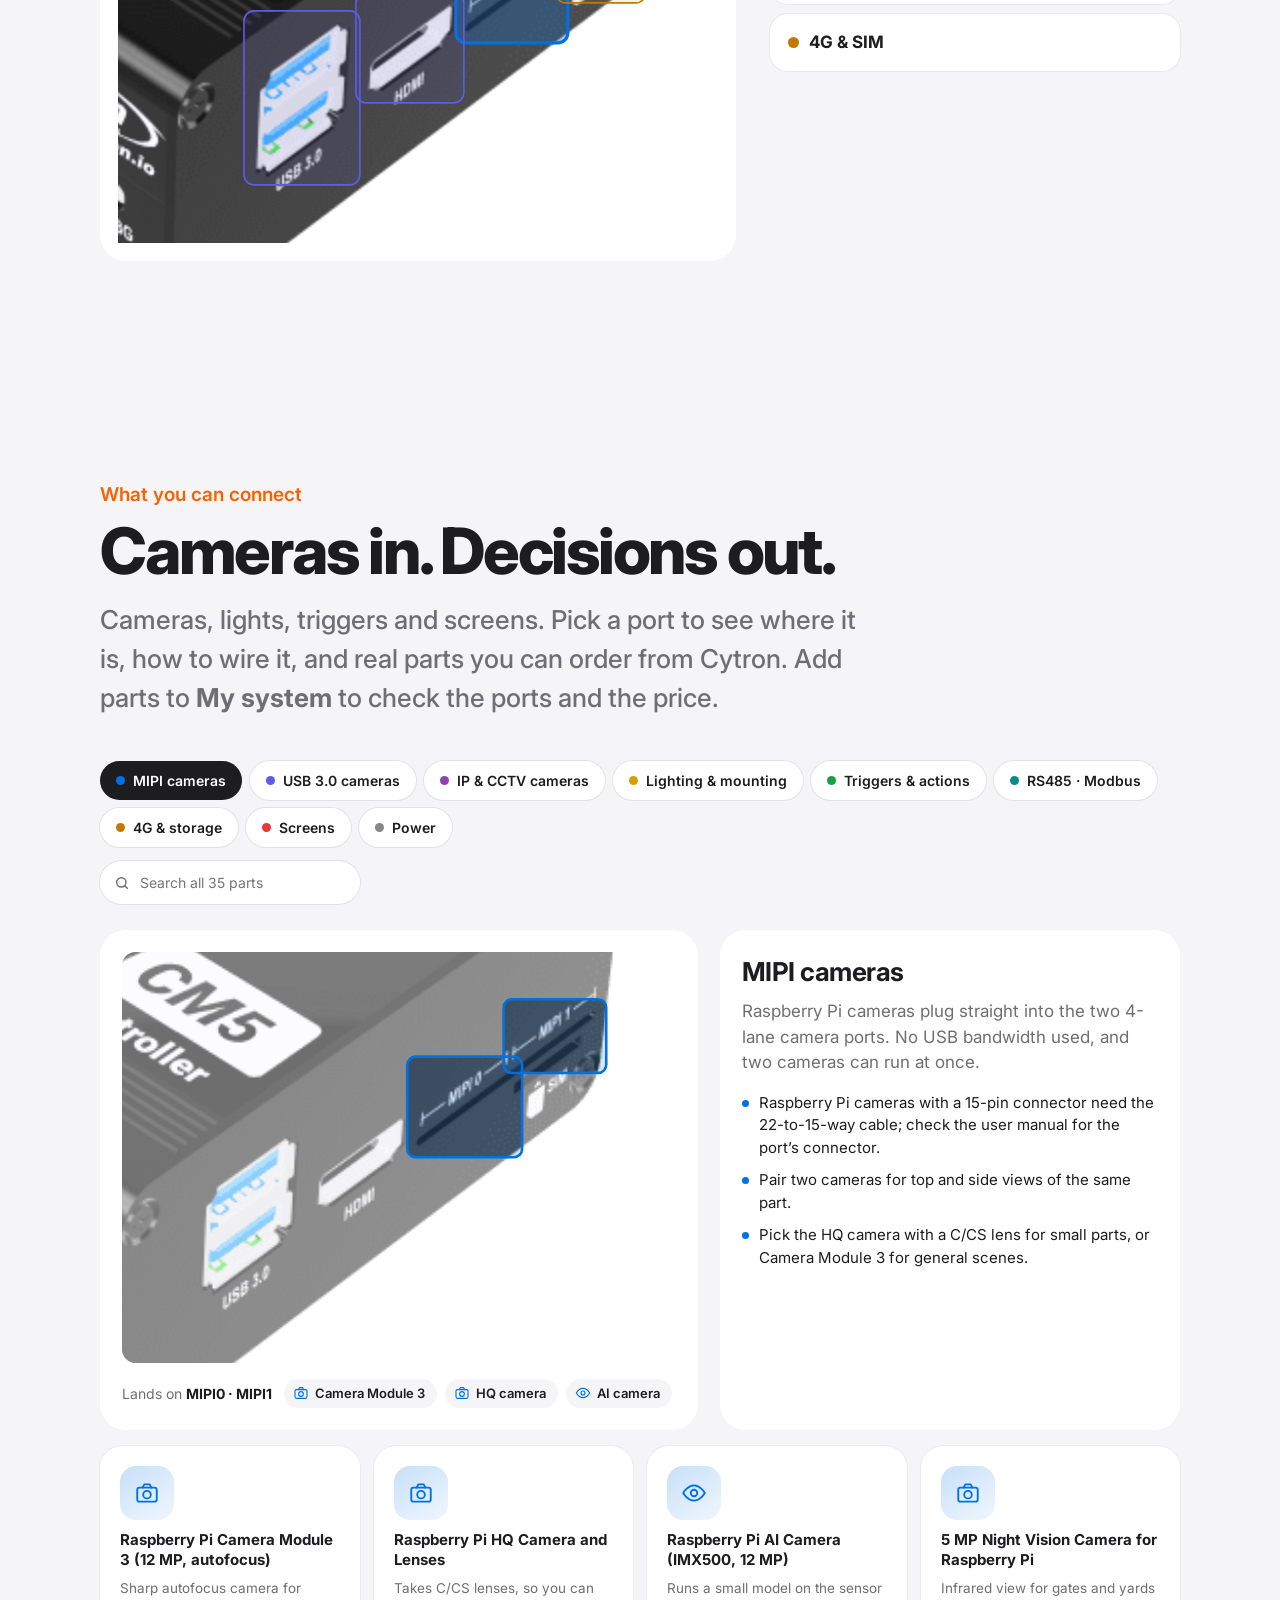
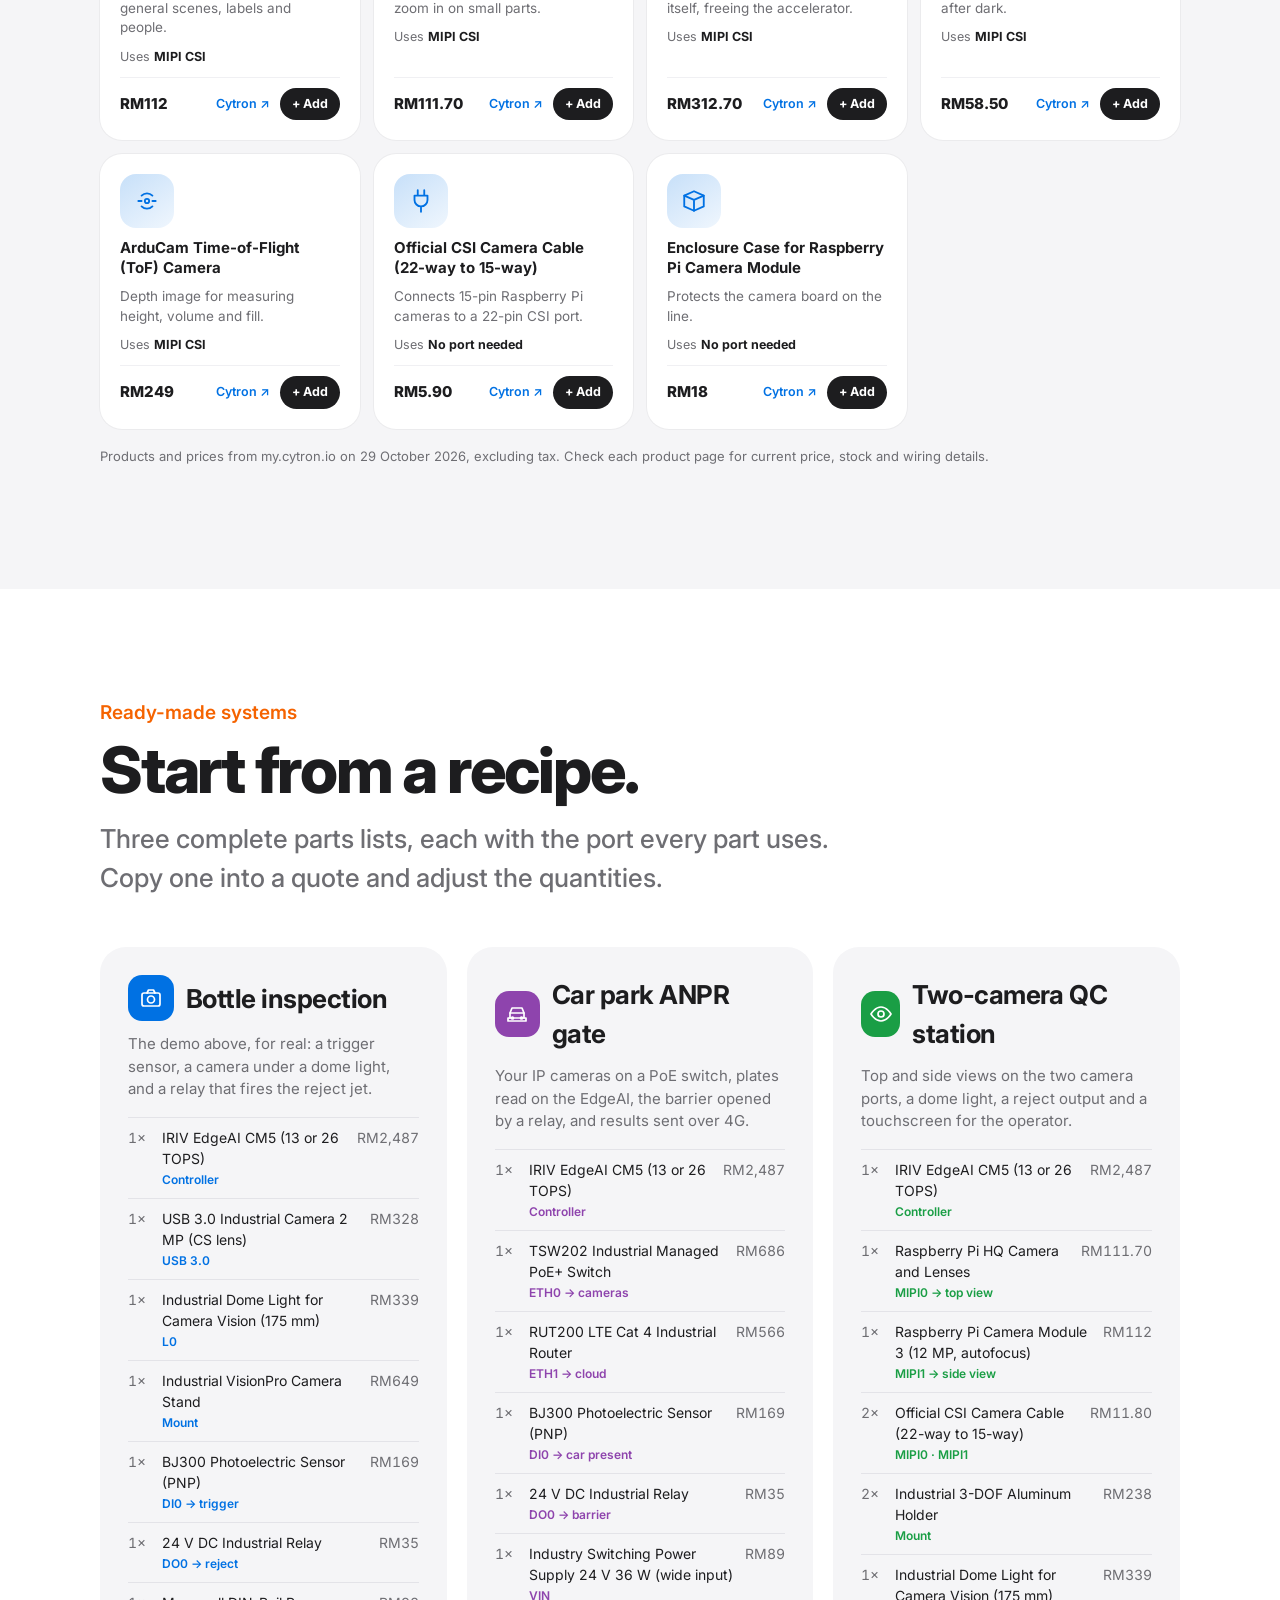
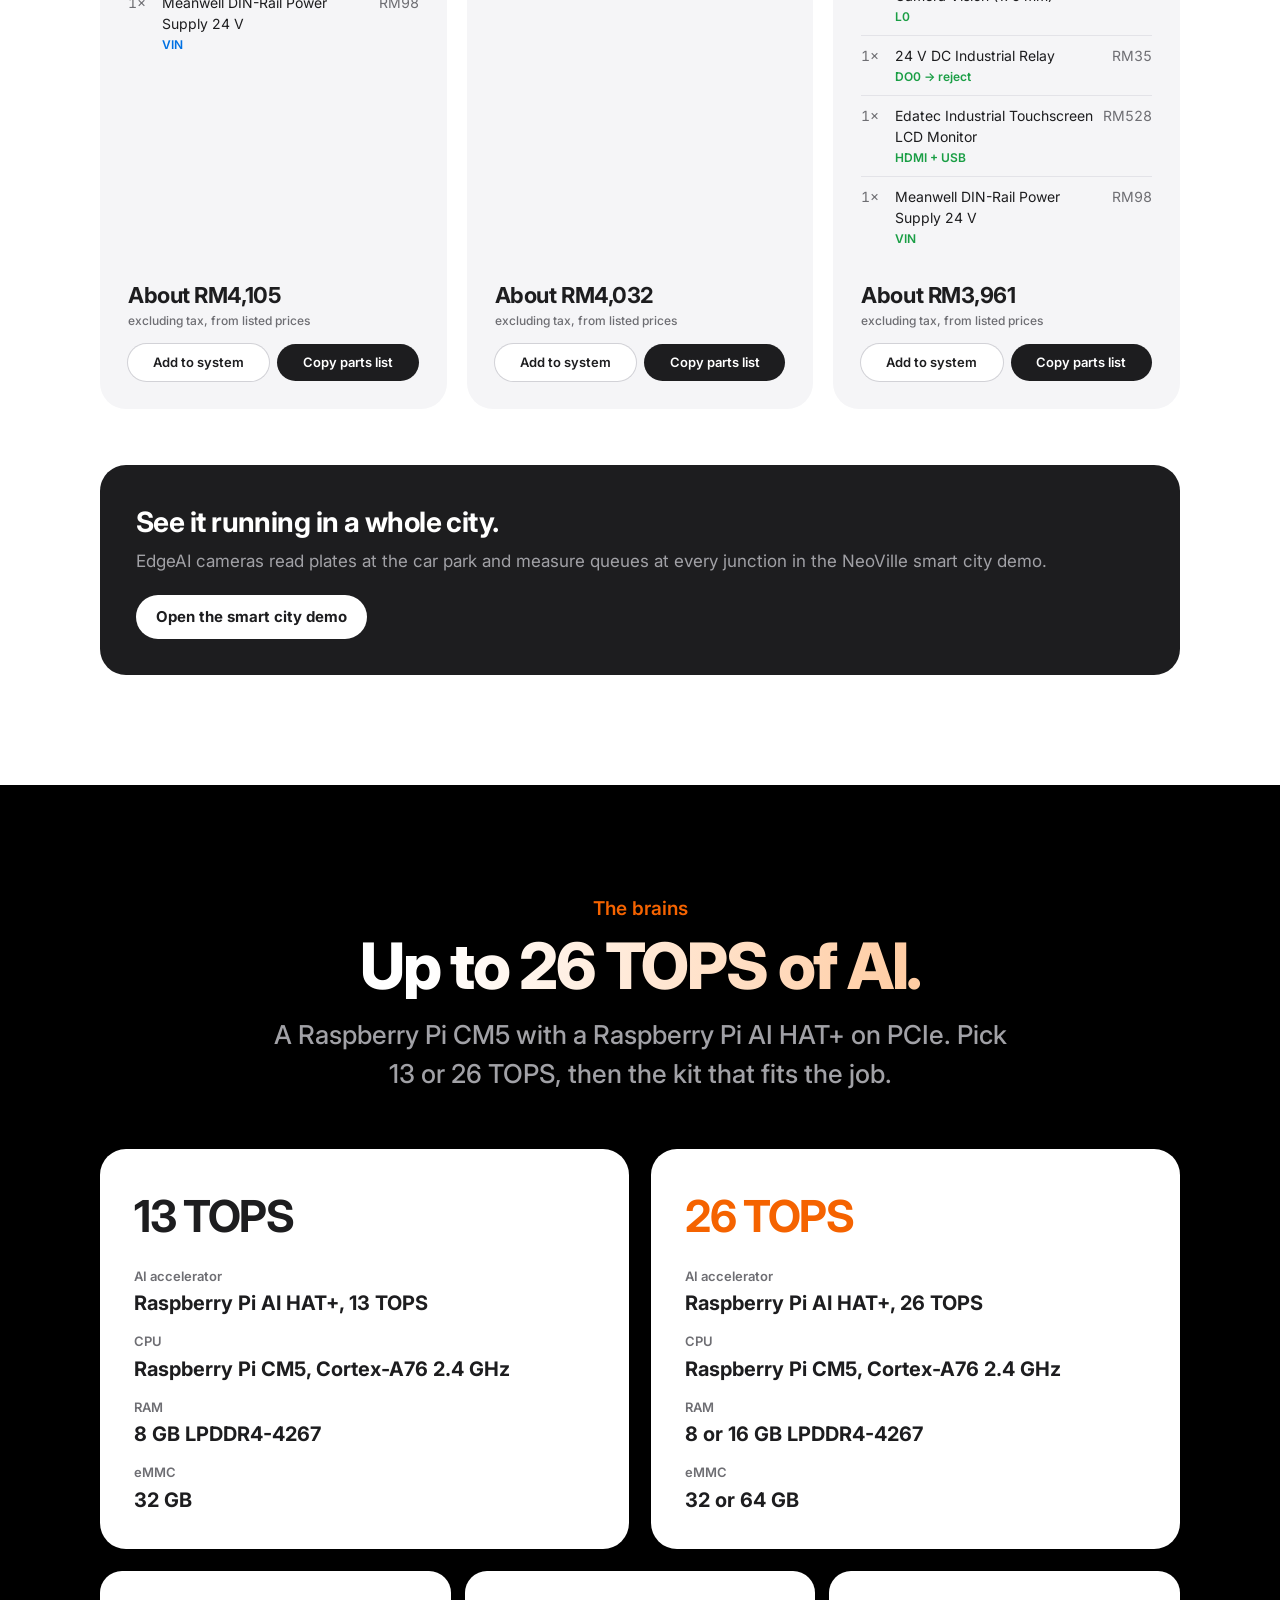
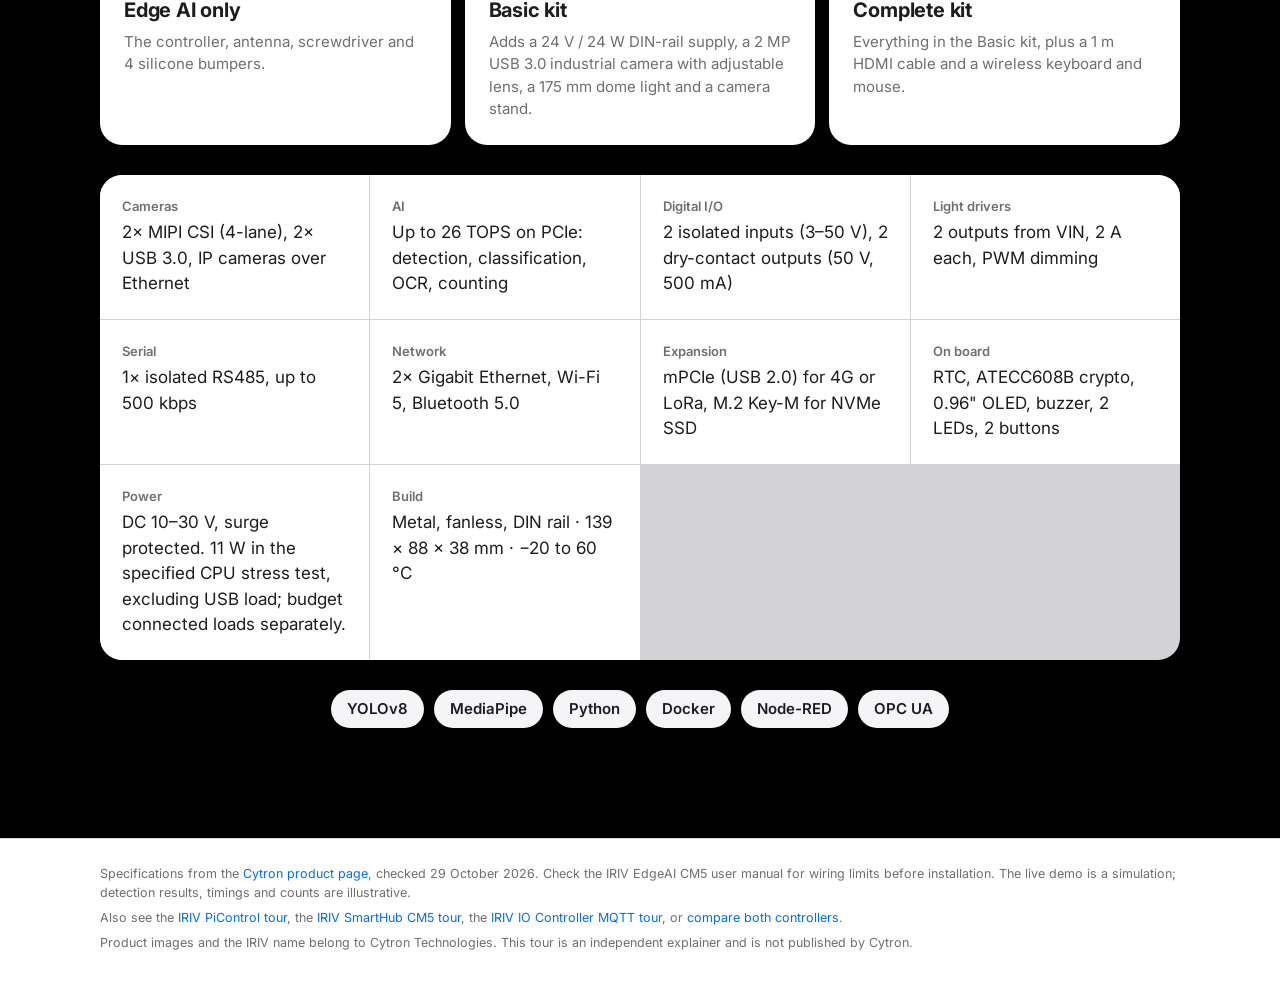
<file: short-video-of-iriv-edgeai/index.html>
<!doctype html>
<html lang="en">
<head>
<meta charset="utf-8">
<meta name="viewport" content="width=device-width, initial-scale=1">
<title>IRIV EdgeAI Tour</title>
<meta name="description" content="A film, a live AI demo and an interactive map of every port on the IRIV EdgeAI CM5 industrial AI controller.">
<link rel="preconnect" href="https://fonts.googleapis.com">
<link rel="preconnect" href="https://fonts.gstatic.com" crossorigin>
<link href="https://fonts.googleapis.com/css2?family=Inter:wght@400;500;600;700;800&display=swap" rel="stylesheet">
<style>
  :root { --ink: #1d1d1f; --muted: #6e6e73; --line: #d2d2d7; --soft: #f5f5f7; --accent: #f56300; --blue: #0071e3; --bg: #fff; }
  * { box-sizing: border-box; }
  html { scroll-behavior: smooth; }
  body { margin: 0; background: var(--bg); color: var(--ink); font: 17px/1.5 Inter, -apple-system, "Segoe UI", system-ui, sans-serif; -webkit-font-smoothing: antialiased; }
  a { color: var(--blue); text-decoration: none; }
  a:hover { text-decoration: underline; }
  button { font: inherit; }

  nav { position: sticky; top: 0; z-index: 10; background: rgba(255,255,255,.72); backdrop-filter: saturate(180%) blur(20px); -webkit-backdrop-filter: saturate(180%) blur(20px); border-bottom: 1px solid rgba(0,0,0,.08); }
  nav .in { max-width: 1080px; margin: 0 auto; padding: 0 22px; height: 52px; display: flex; align-items: center; gap: 28px; }
  nav b { font-size: 19px; font-weight: 700; letter-spacing: -.3px; margin-right: auto; }
  nav a { color: var(--ink); font-size: 13px; }
  nav .links { display: flex; gap: 26px; }
  nav .buy { background: var(--blue); color: #fff; padding: 5px 12px; border-radius: 99px; font-size: 12px; }
  nav .buy:hover { text-decoration: none; background: #0077ed; }
  @media (max-width: 720px) { nav .links { display: none; } }

  section { padding: 110px 22px; }
  .wrap { max-width: 1080px; margin: 0 auto; }
  .eyebrow { color: var(--accent); font-weight: 600; font-size: 19px; margin: 0 0 8px; }
  h1, h2 { font-weight: 800; letter-spacing: -.035em; line-height: 1.05; margin: 0; }
  h1 { font-size: clamp(48px, 9vw, 96px); }
  h2 { font-size: clamp(38px, 6vw, 64px); }
  .lede { font-size: clamp(19px, 2.4vw, 26px); color: var(--muted); font-weight: 500; margin: 16px 0 0; max-width: 760px; }
  .center { text-align: center; }
  .center .lede { margin-left: auto; margin-right: auto; }

  /* hero */
  .hero { padding-top: 70px; padding-bottom: 0; overflow: hidden; }
  .hero-links { display: flex; justify-content: center; gap: 28px; align-items: center; margin: 26px 0 0; font-size: 19px; }
  .pill { background: var(--blue); color: #fff; padding: 11px 24px; border-radius: 99px; font-weight: 600; }
  .pill:hover { text-decoration: none; background: #0077ed; }
  .hero-img { display: block; width: min(640px, 88vw); height: auto; margin: 30px auto -40px; filter: drop-shadow(0 40px 50px rgba(0,0,0,.22)); }
  .bento { display: grid; grid-template-columns: repeat(6, 1fr); gap: 14px; margin-top: 50px; text-align: left; }
  .tile { grid-column: span 2; background: #fff; border-radius: 26px; padding: 30px; min-height: 230px; display: flex; flex-direction: column; justify-content: flex-end; }
  .tile.wide { grid-column: span 3; }
  .tile .n { font-size: clamp(44px, 5vw, 72px); font-weight: 800; letter-spacing: -.045em; line-height: 1; color: var(--c, var(--ink)); }
  .tile b { display: block; font-size: 21px; letter-spacing: -.015em; margin-top: 10px; }
  .tile p { margin: 6px 0 0; color: var(--muted); font-size: 15px; }
  .tile:nth-child(2) { transition-delay: .08s; } .tile:nth-child(3) { transition-delay: .16s; } .tile:nth-child(4) { transition-delay: .24s; } .tile:nth-child(5) { transition-delay: .32s; } .tile:nth-child(6) { transition-delay: .4s; }
  @media (max-width: 880px) { .tile, .tile.wide { grid-column: span 3; } }
  @media (max-width: 560px) { .tile, .tile.wide { grid-column: span 6; min-height: 0; } }
  .dark { background: #000; color: #f5f5f7; }
  .dark h2 { background: linear-gradient(90deg, #fff 30%, #ffb070); -webkit-background-clip: text; background-clip: text; color: transparent; }
  .dark .lede { color: #a1a1a6; }
  .dark .cmcard, .dark .kits div, .dark .feat div, .dark .sw span { color: var(--ink); }

  /* film */
  .player { margin: 48px auto 0; max-width: 1200px; }
  .screen { position: relative; border-radius: 26px; overflow: hidden; background: #fff; box-shadow: 0 0 0 1px rgba(0,0,0,.06), 0 30px 80px -30px rgba(0,0,0,.25); cursor: pointer; }
  .screen canvas { display: block; width: 100%; height: auto; aspect-ratio: 16 / 9; }
  .bigplay { position: absolute; inset: 0; margin: auto; width: 84px; height: 84px; border-radius: 50%; border: 0; background: rgba(29,29,31,.78); color: #fff; display: grid; place-items: center; cursor: pointer; transition: opacity .25s, transform .25s; }
  .bigplay svg { width: 30px; height: 30px; margin-left: 5px; }
  .playing .bigplay { opacity: 0; transform: scale(.9); pointer-events: none; }
  .bar { display: flex; align-items: center; gap: 14px; margin-top: 18px; padding: 0 6px; flex-wrap: wrap; }
  .ctl { width: 40px; height: 40px; border-radius: 50%; border: 0; background: var(--soft); color: var(--ink); display: grid; place-items: center; cursor: pointer; flex: none; }
  .ctl:hover { background: #e8e8ed; }
  .ctl svg { width: 16px; height: 16px; }
  .time { font-variant-numeric: tabular-nums; font-size: 13px; color: var(--muted); width: 92px; flex: none; }
  input[type=range] { flex: 1; min-width: 140px; accent-color: var(--accent); }
  .dl { border: 0; border-radius: 99px; background: var(--ink); color: #fff; padding: 10px 18px; font-size: 14px; font-weight: 600; cursor: pointer; flex: none; }
  .dl:disabled { opacity: .6; cursor: progress; }
  .files { font-size: 13px; font-weight: 600; color: var(--muted); }
  .dlnote { width: 100%; font-size: 13px; color: var(--muted); min-height: 20px; text-align: right; }
  .chapters { display: flex; gap: 8px; flex-wrap: wrap; margin-top: 14px; padding: 0 6px; }
  .chapters button { border: 1px solid var(--line); background: #fff; border-radius: 99px; padding: 6px 13px; font-size: 13px; color: var(--ink); cursor: pointer; }
  .chapters button:hover { border-color: var(--ink); }
  .chapters button.on { background: var(--ink); border-color: var(--ink); color: #fff; }

  /* pin maps */
  .grey { background: var(--soft); }
  .map { display: grid; grid-template-columns: minmax(0, 1.55fr) minmax(280px, 1fr); gap: 34px; margin-top: 56px; align-items: start; }
  @media (max-width: 880px) { .map { grid-template-columns: 1fr; } }
  .stage { background: #fff; border-radius: 26px; padding: 18px; position: sticky; top: 76px; }
  @media (max-width: 880px) { .stage { position: static; } }
  .stage svg { display: block; width: 100%; height: auto; }
  .hot rect { fill: color-mix(in srgb, var(--c) 10%, transparent); stroke: var(--c); stroke-width: 1.6; vector-effect: non-scaling-stroke; cursor: pointer; transition: fill .2s, stroke-width .2s; }
  .hot:hover rect, .hot:focus-visible rect { fill: color-mix(in srgb, var(--c) 22%, transparent); }
  .hot.on rect { fill: color-mix(in srgb, var(--c) 26%, transparent); stroke-width: 3.2; }
  .hot:focus { outline: none; }
  @keyframes pulse { 50% { stroke-opacity: .45; } }
  .list { display: grid; gap: 10px; }
  .card { text-align: left; border: 0; background: #fff; border-radius: 18px; padding: 16px 18px; cursor: pointer; color: var(--ink); box-shadow: 0 0 0 1px rgba(0,0,0,.05); transition: box-shadow .2s, transform .2s; }
  .card:hover { transform: translateY(-1px); box-shadow: 0 0 0 1px rgba(0,0,0,.08), 0 10px 24px -14px rgba(0,0,0,.3); }
  .card .nm { display: flex; align-items: center; gap: 10px; font-weight: 700; font-size: 17px; }
  .card .nm i { width: 11px; height: 11px; border-radius: 50%; background: var(--c); flex: none; }
  .card .more { display: none; margin-top: 8px; }
  .card.on { box-shadow: 0 0 0 2px var(--c); }
  .card.on .more { display: block; }
  .card h3 { font-size: 22px; letter-spacing: -.02em; margin: 0 0 6px; }
  .card p { margin: 0; color: var(--muted); font-size: 15px; }
  .chips { display: flex; flex-wrap: wrap; gap: 6px; margin-top: 12px; }
  .chips span { border: 1.5px solid var(--c); border-radius: 99px; padding: 2px 10px; font-size: 12.5px; font-weight: 600; }
  .terms { margin: 12px 0 0; padding: 0; list-style: none; font-size: 13.5px; }
  .terms li { display: flex; gap: 10px; padding: 5px 0; border-top: 1px solid #ececf0; }
  .terms b { width: 74px; flex: none; }
  .terms span { color: var(--muted); }

  /* terminal diagram */
  .blocks { display: grid; grid-template-columns: 1fr 1fr; gap: 26px; margin-top: 60px; }
  @media (max-width: 720px) { .blocks { grid-template-columns: 1fr; } }
  .block { background: #1d1d1f; border-radius: 22px; padding: 22px 18px 18px; color: #fff; }
  .block h4 { margin: 0 0 14px; font-size: 13px; color: #a1a1a6; font-weight: 600; text-transform: uppercase; letter-spacing: .08em; }
  .row { display: grid; grid-template-columns: repeat(8, 1fr); gap: 6px; }
  .row + .row { margin-top: 6px; }
  .pin { border: 0; border-radius: 10px; padding: 12px 2px 10px; background: #2c2c2e; color: #fff; cursor: pointer; display: grid; justify-items: center; gap: 6px; font-size: 11.5px; font-weight: 700; line-height: 1.1; min-width: 0; }
  .pin i { width: 16px; height: 16px; border-radius: 50%; background: radial-gradient(circle at 40% 35%, #ffb36b, #f56300 70%); box-shadow: inset 0 0 0 3px #3a3a3c; }
  .pin span { text-align: center; white-space: nowrap; }
  @media (max-width: 560px) { .pin { font-size: 8.5px; padding: 9px 0 8px; border-radius: 8px; } .row { gap: 4px; } .block { padding: 18px 10px 12px; } }
  .pin:hover, .pin.on { background: color-mix(in srgb, var(--c) 55%, #2c2c2e); }
  .legend { display: flex; flex-wrap: wrap; gap: 14px; margin-top: 20px; font-size: 13px; color: var(--muted); }
  .legend span { display: flex; align-items: center; gap: 7px; }
  .legend i { width: 10px; height: 10px; border-radius: 50%; background: var(--c); }

  /* specs */
  .cm { display: grid; grid-template-columns: 1fr 1fr; gap: 22px; margin-top: 56px; }
  @media (max-width: 720px) { .cm { grid-template-columns: 1fr; } }
  .cmcard { background: #fff; border-radius: 26px; padding: 34px; }
  .cmcard h3 { font-size: 44px; letter-spacing: -.03em; margin: 0 0 18px; }
  .cmcard:last-child h3 { color: var(--accent); }
  .cmcard dl { margin: 0; display: grid; gap: 14px; }
  .cmcard dt { font-size: 13px; color: var(--muted); font-weight: 600; }
  .cmcard dd { margin: 2px 0 0; font-size: 20px; font-weight: 700; }
  .feat { display: grid; grid-template-columns: repeat(auto-fit, minmax(230px, 1fr)); gap: 1px; background: var(--line); border-radius: 22px; overflow: hidden; margin-top: 30px; }
  .feat div { background: #fff; padding: 22px; }
  .feat b { display: block; font-size: 13px; color: var(--muted); font-weight: 600; margin-bottom: 4px; }
  .sw { display: flex; flex-wrap: wrap; gap: 10px; justify-content: center; margin-top: 30px; }
  .sw span { background: var(--soft); border-radius: 99px; padding: 8px 16px; font-weight: 600; font-size: 15px; }

  footer { border-top: 1px solid var(--line); padding: 26px 22px 40px; color: var(--muted); font-size: 12.5px; }
  footer .wrap { display: grid; gap: 6px; }

  /* what you can connect */
  .ctools { display: flex; flex-wrap: wrap; gap: 14px; align-items: center; justify-content: space-between; margin-top: 44px; }
  .tabs { display: flex; flex-wrap: wrap; gap: 8px; }
  .tab { border: 0; border-radius: 99px; padding: 9px 16px; background: #fff; color: var(--ink); box-shadow: 0 0 0 1px rgba(0,0,0,.08); font-size: 14px; font-weight: 600; display: flex; align-items: center; gap: 8px; cursor: pointer; transition: background .2s, color .2s; }
  .tab i { width: 9px; height: 9px; border-radius: 50%; background: var(--c); }
  .tab:hover { box-shadow: 0 0 0 1px var(--c); }
  .tab.on { background: var(--ink); color: #fff; box-shadow: none; }
  .search { position: relative; flex: 0 1 260px; }
  .search input { width: 100%; border: 0; border-radius: 99px; padding: 11px 16px 11px 40px; font: inherit; font-size: 14px; background: #fff; color: var(--ink); box-shadow: 0 0 0 1px rgba(0,0,0,.08); }
  .search input:focus { outline: none; box-shadow: 0 0 0 2px var(--blue); }
  .search svg { position: absolute; left: 14px; top: 50%; transform: translateY(-50%); color: var(--muted); }
  .cpanel { display: grid; grid-template-columns: minmax(0, 1.3fr) minmax(0, 1fr); gap: 22px; margin-top: 26px; }
  @media (max-width: 880px) { .cpanel { grid-template-columns: 1fr; } .search { flex: 1 1 100%; } }
  .portview, .tipcard { background: #fff; border-radius: 26px; padding: 22px; }
  .portview svg { display: block; width: 100%; height: auto; border-radius: 14px; }
  .pv-hot rect { fill: color-mix(in srgb, var(--c) 16%, transparent); stroke: var(--c); stroke-width: 2.6; vector-effect: non-scaling-stroke; }
  .pv-hot circle { fill: color-mix(in srgb, var(--c) 30%, transparent); stroke: var(--c); stroke-width: 1.6; vector-effect: non-scaling-stroke; }
  .pvcap { display: flex; flex-wrap: wrap; gap: 8px; align-items: center; margin-top: 16px; font-size: 14px; color: var(--muted); }
  .pvcap > span:first-child { margin-right: 4px; }
  .pvcap b { color: var(--ink); }
  .pvcap .dev { white-space: nowrap; display: inline-flex; gap: 6px; align-items: center; background: var(--soft); border-radius: 99px; padding: 5px 12px 5px 9px; color: var(--ink); font-weight: 600; font-size: 13px; }
  .pvcap .dev svg { color: var(--c); }
  .tipcard h3 { font-size: 26px; letter-spacing: -.02em; margin: 0 0 8px; }
  .tipcard > p { color: var(--muted); margin: 0 0 16px; }
  .tipcard ul { margin: 0; padding: 0; list-style: none; display: grid; gap: 10px; font-size: 15px; }
  .tipcard li { display: flex; gap: 10px; }
  .tipcard li::before { content: ''; flex: none; width: 7px; height: 7px; border-radius: 50%; background: var(--c); margin-top: 8px; }
  .generic { margin-top: 18px; padding-top: 16px; border-top: 1px solid #ececf0; }
  .generic b { font-size: 13px; color: var(--muted); }
  .generic .chips span { border-color: var(--line); font-weight: 500; }
  .filters { display: flex; flex-wrap: wrap; gap: 6px; margin-top: 24px; }
  .filters button { border: 0; border-radius: 99px; padding: 6px 13px; font-size: 13px; font-weight: 600; background: transparent; color: var(--muted); cursor: pointer; }
  .filters button:hover { color: var(--ink); }
  .filters button.on { background: #fff; color: var(--ink); box-shadow: 0 0 0 1px rgba(0,0,0,.08); }
  .products { display: grid; grid-template-columns: repeat(auto-fill, minmax(240px, 1fr)); gap: 14px; margin-top: 16px; }
  .prod { background: #fff; border-radius: 22px; padding: 20px; display: flex; flex-direction: column; gap: 10px; box-shadow: 0 0 0 1px rgba(0,0,0,.04); transition: transform .2s, box-shadow .2s; }
  .prod:hover { transform: translateY(-2px); box-shadow: 0 0 0 1px rgba(0,0,0,.06), 0 16px 30px -18px rgba(0,0,0,.35); }
  .prod.in-sys { box-shadow: 0 0 0 2px var(--c); }
  .prod .top { display: flex; justify-content: space-between; align-items: flex-start; gap: 8px; }
  .prod .ic { width: 54px; height: 54px; border-radius: 16px; display: grid; place-items: center; color: var(--c); background: linear-gradient(145deg, color-mix(in srgb, var(--c) 22%, #fff), color-mix(in srgb, var(--c) 6%, #fff)); }
  .prod .ptag { font-size: 11.5px; font-weight: 700; color: var(--c); background: color-mix(in srgb, var(--c) 10%, #fff); padding: 3px 9px; border-radius: 99px; }
  .prod b { font-size: 15px; line-height: 1.3; }
  .prod b a { color: var(--ink); }
  .prod p { margin: 0; color: var(--muted); font-size: 13.5px; line-height: 1.45; }
  .uses { font-size: 12.5px; color: var(--muted); }
  .uses span { font-weight: 700; color: var(--ink); }
  .prod .ft { margin-top: auto; padding-top: 10px; border-top: 1px solid #f0f0f3; display: flex; align-items: center; gap: 10px; }
  .prod .ft .price { font-weight: 800; font-size: 15px; margin-right: auto; }
  .prod .ft a { font-size: 12.5px; font-weight: 600; }
  .add { border: 0; border-radius: 99px; background: var(--ink); color: #fff; font-size: 12.5px; font-weight: 700; padding: 7px 12px; cursor: pointer; white-space: nowrap; }
  .add.on { background: var(--c); }
  .empty { padding: 50px 20px; text-align: center; color: var(--muted); }
  .note { font-size: 13px; color: var(--muted); margin-top: 18px; }

  /* my system builder */
  .sysbtn { position: fixed; right: 22px; bottom: 22px; z-index: 20; border: 0; border-radius: 99px; background: var(--ink); color: #fff; padding: 13px 20px; font-weight: 700; font-size: 14px; box-shadow: 0 14px 30px -12px rgba(0,0,0,.5); cursor: pointer; display: none; align-items: center; gap: 10px; }
  .sysbtn.show { display: flex; }
  .sysbtn em { font-style: normal; background: var(--accent); border-radius: 99px; padding: 1px 8px; font-size: 12px; }
  .sysbtn.bump { animation: bump .45s; }
  @keyframes bump { 40% { transform: scale(1.08); } }
  .scrim { position: fixed; inset: 0; z-index: 25; background: rgba(0,0,0,.25); opacity: 0; pointer-events: none; transition: opacity .3s; }
  .scrim.open { opacity: 1; pointer-events: auto; }
  .drawer { position: fixed; top: 0; right: 0; bottom: 0; width: min(430px, 100%); z-index: 30; background: #fff; box-shadow: -20px 0 60px -30px rgba(0,0,0,.4); transform: translateX(105%); transition: transform .35s cubic-bezier(.2,.7,.2,1); display: flex; flex-direction: column; visibility: hidden; }
  .drawer.open { transform: none; visibility: visible; }
  .dhead { padding: 18px 22px; border-bottom: 1px solid var(--line); display: flex; align-items: center; justify-content: space-between; }
  .dhead h3 { margin: 0; font-size: 22px; letter-spacing: -.02em; }
  .dx { border: 0; background: var(--soft); width: 34px; height: 34px; border-radius: 50%; cursor: pointer; font-size: 18px; line-height: 1; }
  .dbody { flex: 1; overflow: auto; padding: 4px 22px 22px; }
  .sitem { display: grid; grid-template-columns: 1fr auto; gap: 4px 12px; padding: 12px 0; border-bottom: 1px solid #f0f0f3; font-size: 14px; }
  .sitem b { font-weight: 600; line-height: 1.3; }
  .sitem small { color: var(--muted); font-size: 12px; }
  .qty { display: flex; align-items: center; gap: 6px; }
  .qty button { width: 26px; height: 26px; border-radius: 50%; border: 0; background: var(--soft); cursor: pointer; font-weight: 700; }
  .qty span { min-width: 18px; text-align: center; font-variant-numeric: tabular-nums; }
  .sitem .lp { text-align: right; color: var(--muted); font-size: 13px; font-variant-numeric: tabular-nums; }
  .dbody h4 { margin: 22px 0 10px; font-size: 13px; color: var(--muted); text-transform: uppercase; letter-spacing: .06em; }
  .meters { display: grid; gap: 11px; }
  .meter { font-size: 13px; }
  .meter div { display: flex; justify-content: space-between; }
  .meter i { display: block; height: 6px; border-radius: 9px; background: #ececf0; margin-top: 4px; overflow: hidden; }
  .meter i b { display: block; height: 100%; background: #1a9e45; border-radius: 9px; transition: width .3s; }
  .meter.over i b { background: #e5383b; }
  .meter.over span { color: #e5383b; font-weight: 700; }
  .warn { margin-top: 14px; display: grid; gap: 8px; }
  .warn div { background: #fff4e5; color: #8a4b00; border-radius: 12px; padding: 10px 12px; font-size: 13px; }
  .warn .ok { background: #e9f7ee; color: #15703a; }
  .dfoot { border-top: 1px solid var(--line); padding: 16px 22px 20px; display: grid; gap: 12px; }
  .dfoot .sum b { font-size: 26px; letter-spacing: -.02em; }
  .dfoot .sum small { color: var(--muted); font-size: 12px; }
  .btns { display: flex; gap: 8px; }
  .btns button { flex: 1; }
  .recipe .btns { margin-top: 14px; }
  .ghostbtn { border: 0; border-radius: 99px; background: #fff; color: var(--ink); box-shadow: 0 0 0 1px var(--line); padding: 9px 15px; font-size: 13px; font-weight: 600; cursor: pointer; }
  button:disabled { opacity: .45; cursor: default; }

  /* ready-made systems */
  .recipes { display: grid; grid-template-columns: repeat(auto-fit, minmax(300px, 1fr)); gap: 20px; margin-top: 50px; }
  .recipe { background: var(--soft); border-radius: 26px; padding: 28px; display: flex; flex-direction: column; }
  .recipe .hd { display: flex; align-items: center; gap: 12px; }
  .recipe .hd span { width: 46px; height: 46px; border-radius: 14px; display: grid; place-items: center; background: var(--c); color: #fff; }
  .recipe h3 { font-size: 26px; letter-spacing: -.02em; margin: 0; }
  .recipe > p { color: var(--muted); margin: 12px 0 16px; font-size: 15px; }
  .parts { list-style: none; margin: 0 0 18px; padding: 0; font-size: 14px; }
  .parts li { display: grid; grid-template-columns: 26px 1fr auto; gap: 8px; padding: 9px 0; border-top: 1px solid #e3e3e8; align-items: start; }
  .parts .q { color: var(--muted); font-variant-numeric: tabular-nums; }
  .parts a { color: var(--ink); }
  .parts small { display: block; color: var(--c); font-weight: 600; font-size: 12px; margin-top: 2px; }
  .parts .pr { font-variant-numeric: tabular-nums; color: var(--muted); }
  .total { margin-top: auto; padding-top: 4px; display: flex; justify-content: space-between; align-items: center; gap: 10px; }
  .total b { font-size: 22px; letter-spacing: -.02em; white-space: nowrap; }
  .total small { display: block; font-size: 12px; color: var(--muted); font-weight: 500; letter-spacing: 0; }
  .copy { border: 0; border-radius: 99px; background: var(--ink); color: #fff; padding: 9px 15px; font-size: 13px; font-weight: 600; cursor: pointer; flex: none; }
  .cta { margin-top: 56px; background: #1d1d1f; color: #fff; border-radius: 26px; padding: 36px; display: flex; flex-wrap: wrap; gap: 20px; align-items: center; justify-content: space-between; }
  .cta h3 { margin: 0; font-size: 28px; letter-spacing: -.02em; }
  .cta p { margin: 6px 0 0; color: #a1a1a6; }
  .cta a { background: #fff; color: var(--ink); border-radius: 99px; padding: 11px 20px; font-weight: 700; font-size: 15px; }
  .cta a:hover { text-decoration: none; background: #f5f5f7; }
  @media (prefers-reduced-motion: reduce) { .wire { animation: none; } }

  /* live demo */
  .demo-sec { background: #000; color: #f5f5f7; }
  .demo-sec h2 { color: #f5f5f7; }
  .demo-sec .lede { color: #a1a1a6; }
  .dtabs { display: inline-flex; gap: 4px; background: #1d1d1f; border-radius: 99px; padding: 5px; margin-top: 30px; }
  .dtabs button { border: 0; background: transparent; color: #a1a1a6; padding: 9px 18px; border-radius: 99px; font-weight: 600; font-size: 14px; cursor: pointer; }
  .dtabs button.on { background: #f5f5f7; color: #1d1d1f; }
  .demo-wrap { max-width: 1200px; margin: 34px auto 0; }
  .demo-wrap canvas { display: block; width: 100%; height: auto; aspect-ratio: 16 / 9; border-radius: 26px; background: #0b1220; }
  .dsteps { display: grid; grid-template-columns: repeat(4, 1fr); gap: 14px; margin-top: 16px; }
  @media (max-width: 760px) { .dsteps { grid-template-columns: 1fr 1fr; } }
  .dstep { background: #1d1d1f; border-radius: 18px; padding: 18px; }
  .dstep small { color: var(--c); font-weight: 700; font-size: 12px; text-transform: uppercase; letter-spacing: .06em; }
  .dstep b { display: block; color: #f5f5f7; font-size: 16px; margin-top: 4px; }
  .dstep p { margin: 6px 0 0; color: #a1a1a6; font-size: 14px; line-height: 1.45; }
  .kits { display: grid; grid-template-columns: repeat(auto-fit, minmax(240px, 1fr)); gap: 14px; margin-top: 22px; text-align: left; }
  .kits div { background: #fff; border-radius: 22px; padding: 24px; }
  .kits b { display: block; font-size: 20px; letter-spacing: -.01em; margin-bottom: 6px; }
  .kits p { margin: 0; color: var(--muted); font-size: 15px; }
  .blocks.one { grid-template-columns: minmax(0, 640px); justify-content: center; }

  .reveal { opacity: 0; transform: translateY(14px); transition: opacity .7s ease, transform .7s cubic-bezier(.2,.7,.2,1); }
  .reveal.in { opacity: 1; transform: none; }
  @media (prefers-reduced-motion: reduce) { .reveal { opacity: 1; transform: none; transition: none; } html { scroll-behavior: auto; } }
</style>
<link rel="stylesheet" href="../styles/iriv-tour-media.css">
</head>
<body>
<nav><div class="in">
  <b>IRIV EdgeAI CM5</b>
  <span class="links"><a href="#film">Film</a><a href="#demo">Live demo</a><a href="#front">Front panel</a><a href="#pins">All pins</a><a href="#side">Side</a><a href="#connect">Connect</a><a href="#systems">Systems</a><a href="#specs">Specs</a></span>
  <a class="buy" href="https://my.cytron.io/c-industrial-edge-controller/p-iriv-edge-ai-cm5" target="_blank" rel="noopener">Buy from Cytron</a>
</div></nav>

<section class="hero center" id="top">
  <div class="wrap">
    <p class="eyebrow">IRIV EdgeAI CM5</p>
    <h1>See. Think. Act.</h1>
    <p class="lede">An industrial AI controller with camera ports, up to 26 TOPS of AI and isolated I/O to act on what it sees.</p>
    <p class="hero-links"><a class="pill" href="#film">Watch the film</a><a href="https://my.cytron.io/c-industrial-edge-controller/p-iriv-edge-ai-cm5" target="_blank" rel="noopener">Buy ›</a></p>
  </div>
  <img class="hero-img" src="images/iso.png" width="800" height="800" alt="IRIV EdgeAI CM5 controller, three-quarter view" fetchpriority="high">
</section>

<section class="center" id="film">
  <div class="wrap">
    <p class="eyebrow reveal">The film</p>
    <h2 class="reveal">Two minutes. Every port.</h2>
    <p class="lede reveal">A narrated tour of the controller, a live inspection sequence and a car-park gate.</p>
  </div>
  <div class="player">
    <div class="screen" id="screen">
      <video id="tour-video" controls playsinline preload="metadata" poster="images/tour-poster.jpg" aria-label="IRIV EdgeAI CM5 narrated tour">
        <source src="IRIV-EdgeAI-CM5-tour.mp4" type="video/mp4">
        <track kind="captions" srclang="en" label="English" src="IRIV-EdgeAI-CM5-tour.vtt" default>
        <a href="IRIV-EdgeAI-CM5-tour.mp4">Download the narrated film</a>
      </video>
    </div>
    <p class="film-status" id="film-status">English narration · short captions · 1080p. Use the player controls for sound and captions.</p>
    <div class="bar">
      <a class="dl" href="IRIV-EdgeAI-CM5-tour.mp4" download>Download narrated MP4</a>
      <a class="files" href="IRIV-EdgeAI-CM5-tour.vtt" download>Download captions (.vtt)</a>
    </div>
    <div class="film-next" id="film-next"><a href="#connect">Explore connections and compatible accessories →</a><a href="../iriv-controllers/">Compare both controllers</a></div>
    <details class="transcript"><summary>Read the narration transcript</summary><div id="tour-transcript"></div></details>
    <div class="chapters" id="chapters"></div>
  </div>
</section>

<section class="grey center" id="highlights">
  <div class="wrap">
    <p class="eyebrow reveal">Get the highlights</p>
    <h2 class="reveal">Built to see. Wired to act.</h2>
    <div class="bento">
      <div class="tile wide reveal" style="--c:var(--accent)"><span class="n">26 TOPS</span><b>AI acceleration</b><p>Raspberry Pi AI HAT+ on PCIe. Choose 13 or 26 TOPS for your model.</p></div>
      <div class="tile wide reveal" style="--c:#0071e3"><span class="n">2 + 2</span><b>Camera ports</b><p>Two MIPI CSI cameras plus two USB 3.0 ports for industrial cameras, and HDMI for a display.</p></div>
      <div class="tile reveal"><span class="n">10–30 V</span><b>Wide power input</b><p>11 W measured in a CPU stress test, USB loads excluded.</p></div>
      <div class="tile reveal"><span class="n">2 × 2</span><b>Isolated I/O</b><p>Two isolated inputs and two dry-contact outputs.</p></div>
      <div class="tile reveal"><span class="n">2 × GbE</span><b>Dual Gigabit</b><p>One port for cameras, one for the plant network.</p></div>
      <div class="tile reveal"><span class="n">Fanless</span><b>DIN-rail metal case</b><p>Clips onto a standard 35 mm rail. No moving parts.</p></div>
    </div>
  </div>
</section>

<section class="demo-sec" id="demo">
  <div class="wrap center">
    <p class="eyebrow reveal">Live demo</p>
    <h2 class="reveal">Watch it think.</h2>
    <p class="lede reveal">A simulated EdgeAI at work. Switch between a factory line and a car park gate, and watch each input, decision and output as it happens.</p>
    <div class="dtabs reveal" id="dtabs" role="tablist" aria-label="Demo"><button data-demo="factory" class="on" role="tab" aria-selected="true">Factory inspection</button><button data-demo="gate" role="tab" aria-selected="false">CCTV &amp; ANPR gate</button></div>
  </div>
  <div class="demo-wrap reveal"><canvas id="demo-canvas" width="1600" height="900" aria-label="Simulation: follow bottle 042 from detection to decision and rejection"></canvas>
    <div class="demo-actions"><button id="demo-pause" aria-pressed="false">Pause demo</button><button id="demo-replay">Replay sequence</button><span id="inspection-controls"><button data-phase="0">1 · Detect</button> <button data-phase="1">2 · Decide</button> <button data-phase="2">3 · Reject</button></span></div>
    <p class="demo-stage-text" id="demo-stage-text" aria-live="polite"></p>
    <p class="demo-note">Simulation · illustrative sequence and values, not measured hardware performance.</p>
    <div class="dsteps" id="dsteps"></div></div>
</section>

<section class="grey" id="front">
  <div class="wrap">
    <p class="eyebrow reveal">Front panel</p>
    <h2 class="reveal">Everything wires in at the front.</h2>
    <p class="lede reveal">One 16-way push-in terminal block, two Gigabit Ethernet ports, status LEDs, two buttons and Wi-Fi. Tap any area to see what it does.</p>
    <div class="map reveal" id="map-front"></div>
  </div>
</section>

<section id="pins">
  <div class="wrap">
    <p class="eyebrow reveal">Terminal map</p>
    <h2 class="reveal">All 16 terminals.</h2>
    <p class="lede reveal">Laid out exactly as they sit on the front panel, from left to right. Tap a terminal to highlight its group.</p>
    <div class="blocks one reveal" id="blocks"></div>
    <div class="legend reveal" id="legend"></div>
  </div>
</section>

<section class="grey" id="side">
  <div class="wrap">
    <p class="eyebrow reveal">Side panel</p>
    <h2 class="reveal">Cameras plug in at the side.</h2>
    <p class="lede reveal">Two MIPI camera ports, two USB 3.0 ports, full-size HDMI and a SIM slot for 4G.</p>
    <div class="map reveal" id="map-side"></div>
  </div>
</section>

<section class="grey" id="connect">
  <div class="wrap">
    <p class="eyebrow reveal">What you can connect</p>
    <h2 class="reveal">Cameras in. Decisions out.</h2>
    <p class="lede reveal">Cameras, lights, triggers and screens. Pick a port to see where it is, how to wire it, and real parts you can order from Cytron. Add parts to <b>My system</b> to check the ports and the price.</p>
    <div class="ctools reveal"><div class="tabs" id="tabs" role="tablist" aria-label="Ports"></div>
      <label class="search"><svg viewBox="0 0 24 24" width="16" height="16" fill="none" stroke="currentColor" stroke-width="2.2" stroke-linecap="round"><circle cx="11" cy="11" r="7"/><path d="m20 20-4-4"/></svg><input id="psearch" type="search" placeholder="Search parts" aria-label="Search parts"></label></div>
    <div class="reveal" id="cpanel"></div>
    <p class="note">Products and prices from my.cytron.io on 29 October 2026, excluding tax. Check each product page for current price, stock and wiring details.</p>
  </div>
</section>

<section id="systems">
  <div class="wrap">
    <p class="eyebrow reveal">Ready-made systems</p>
    <h2 class="reveal">Start from a recipe.</h2>
    <p class="lede reveal">Three complete parts lists, each with the port every part uses. Copy one into a quote and adjust the quantities.</p>
    <div class="recipes reveal" id="recipes"></div>
    <div class="cta reveal">
      <div><h3>See it running in a whole city.</h3><p>EdgeAI cameras read plates at the car park and measure queues at every junction in the NeoVille smart city demo.</p></div>
      <a href="../#cp-anpr">Open the smart city demo</a>
    </div>
  </div>
</section>

<section class="dark center" id="specs">
  <div class="wrap">
    <p class="eyebrow reveal">The brains</p>
    <h2 class="reveal">Up to 26 TOPS of AI.</h2>
    <p class="lede reveal">A Raspberry Pi CM5 with a Raspberry Pi AI HAT+ on PCIe. Pick 13 or 26 TOPS, then the kit that fits the job.</p>
    <div class="cm reveal" id="cm" style="text-align:left"></div>
    <div class="kits reveal" id="kits"></div>
    <div class="feat reveal" id="feat" style="text-align:left"></div>
    <div class="sw reveal"><span>YOLOv8</span><span>MediaPipe</span><span>Python</span><span>Docker</span><span>Node-RED</span><span>OPC UA</span></div>
  </div>
</section>

<button class="sysbtn" id="sysbtn" aria-label="Open my system"></button>
<div class="scrim" id="scrim"></div>
<aside class="drawer" id="drawer" aria-label="My system"><div class="dhead"><h3>My system</h3><button class="dx" id="dclose" aria-label="Close">×</button></div><div class="dbody" id="dbody"></div><div class="dfoot" id="dfoot"></div></aside>

<footer><div class="wrap">
  <div>Specifications from the <a href="https://my.cytron.io/c-industrial-edge-controller/p-iriv-edge-ai-cm5" target="_blank" rel="noopener">Cytron product page</a>, checked 29 October 2026. Check the IRIV EdgeAI CM5 user manual for wiring limits before installation. The live demo is a simulation; detection results, timings and counts are illustrative.</div>
  <div>Also see the <a href="../short-video-of-iriv-pi/">IRIV PiControl tour</a>, the <a href="../short-video-of-iriv-smarthub/">IRIV SmartHub CM5 tour</a>, the <a href="../short-video-of-iriv-ioc/">IRIV IO Controller MQTT tour</a>, or <a href="../iriv-controllers/">compare both controllers</a>.</div>
  <div>Product images and the IRIV name belong to Cytron Technologies. This tour is an independent explainer and is not published by Cytron.</div>
</div></footer>

<script src="data.js"></script>
<script src="demo.js"></script>
<script src="narration.js"></script>
<script src="../scripts/shared/iriv-tour-media.js"></script>
<script src="film.js"></script>
<script src="connect.js"></script>
<script>
/* ---------- player ---------- */
initTourPlayer();
const tourVideo = document.getElementById('tour-video');
new IntersectionObserver(es => { if (!es[0].isIntersecting && !tourVideo.paused) tourVideo.pause(); }, { threshold: .2 }).observe(tourVideo);

/* ---------- interactive maps ---------- */
function termList(g) {
  const ts = TERMINALS.filter(x => x.group === g.id), seen = new Set();
  const rows = ts.filter(x => !seen.has(x.name + x.fn) && seen.add(x.name + x.fn));
  return rows.length ? `<ul class="terms">${rows.map(x => `<li><b>${x.name}</b><span>${x.fn}</span></li>`).join('')}</ul>` : '';
}
function buildMap(el, img, vb, ids) {
  const hot = ids.map(id => { const g = G[id]; return `<g class="hot" data-id="${id}" style="--c:${g.color}" tabindex="0" role="button" aria-label="${g.name}">${g.rects.map(([x0, y0, x1, y1]) => `<rect x="${x0 - 3}" y="${y0 - 3}" width="${x1 - x0 + 6}" height="${y1 - y0 + 6}" rx="5"/>`).join('')}</g>`; }).join('');
  const cards = ids.map(id => { const g = G[id]; return `<button class="card" data-id="${id}" style="--c:${g.color}" aria-expanded="false"><div class="nm"><i></i>${g.name}</div><div class="more"><h3>${g.title}</h3><p>${g.body}</p><div class="chips">${g.chips.map(c => `<span>${c}</span>`).join('')}</div>${termList(g)}</div></button>`; }).join('');
  el.innerHTML = `<div class="stage"><svg viewBox="${vb}" role="group" aria-label="${img} view"><image href="${IMG[img]}" width="800" height="800"/>${hot}</svg></div><div class="list">${cards}</div>`;
  const select = id => el.querySelectorAll('[data-id]').forEach(n => { const on = n.dataset.id === id; n.classList.toggle('on', on); if (n.classList.contains('card')) n.setAttribute('aria-expanded', on); });
  el.addEventListener('click', e => { const n = e.target.closest('[data-id]'); if (n) select(n.dataset.id); });
  el.addEventListener('keydown', e => { const n = e.target.closest('.hot'); if (n && (e.key === 'Enter' || e.key === ' ')) { e.preventDefault(); select(n.dataset.id); } });
  select(ids[0]);
  return select;
}
const selectFront = buildMap(document.getElementById('map-front'), 'front', '15 145 775 505', ['power', 'rs485', 'di', 'do', 'led', 'lan', 'status', 'boot', 'wifi']);
buildMap(document.getElementById('map-side'), 'iso', '440 470 300 260', ['cams', 'usb', 'cell']);

/* ---------- terminal diagram ---------- */
const blockHtml = b => {
  const ts = TERMINALS.filter(x => x.block === b), cell = x => `<button class="pin" data-g="${x.group}" style="--c:${G[x.group].color}" title="${x.fn}"><i></i><span>${x.name.replace('RS485 ', '').replace('RS232 ', '')}</span></button>`;
  return `<div class="block"><h4>Terminal block · power, RS485, inputs, outputs, lights</h4><div class="row">${ts.filter(x => x.row === 'top').map(cell).join('')}</div><div class="row">${ts.filter(x => x.row === 'bottom').map(cell).join('')}</div></div>`;
};
const blocks = document.getElementById('blocks');
blocks.innerHTML = blockHtml(1);
blocks.onclick = e => {
  const p = e.target.closest('.pin'); if (!p) return;
  blocks.querySelectorAll('.pin').forEach(n => n.classList.toggle('on', n.dataset.g === p.dataset.g));
  selectFront(p.dataset.g);
};
document.getElementById('legend').innerHTML = ['power', 'rs485', 'di', 'do', 'led'].map(id => `<span style="--c:${G[id].color}"><i></i>${G[id].name}</span>`).join('');

/* ---------- what you can connect ---------- */
const TAB_COLOR = Object.fromEntries(CONNECT.map(c => [c.id, c.color]));
const tabOf = k => CONNECT.find(c => c.items.includes(k));
const usesText = k => k === CONTROLLER ? 'The controller' : USES[k].length ? USES[k].map(r => RES[r][1]).join(' + ') : 'No port needed';
const VIEWBOX = { front: '165 468 625 185', iso: '470 530 270 200' };
// The real product photo with the tab's port highlighted.
function portView(c, color) {
  const [img, gids] = c.view, gs = gids.map(id => G[id]);
  const rects = gs.flatMap(g => g.rects).map(([x0, y0, x1, y1]) => `<rect x="${x0 - 3}" y="${y0 - 3}" width="${x1 - x0 + 6}" height="${y1 - y0 + 6}" rx="4"/>`).join('');
  const rings = gs.flatMap(g => g.pins || []).flatMap(p => (p.pair || [p.x]).map(x => `<circle cx="${x}" cy="${p.y}" r="5.5"/>`)).join('');
  return `<div class="portview" style="--c:${color}"><svg viewBox="${VIEWBOX[img]}" role="img" aria-label="${c.label} on the ${PRODUCT}">
      <image href="${IMG[img]}" width="800" height="800"/>
      <mask id="pvmask"><rect width="800" height="800" fill="#fff"/><g fill="#000">${rects}</g></mask>
      <rect width="800" height="800" fill="#fff" fill-opacity=".38" mask="url(#pvmask)"/>
      <g class="pv-hot">${rects}${rings}</g></svg>
    <div class="pvcap"><span>Lands on <b>${c.ports}</b></span>${c.devices.map((d, i) => `<span class="dev">${icon(c.icons[i], 16)}${d}</span>`).join('')}</div></div>`;
}
function prodCard(k, showTag) {
  const p = PRODUCTS[k], t = tabOf(k), color = TAB_COLOR[t.id], n = sys[k] || 0;
  return `<div class="prod${n ? ' in-sys' : ''}" data-k="${k}" style="--c:${color}"><div class="top"><div class="ic">${icon(p.icon, 26)}</div>${showTag ? `<span class="ptag">${t.label}</span>` : ''}</div>
    <b><a href="${p.url}" target="_blank" rel="noopener">${p.name}</a></b><p>${p.note}</p><div class="uses">Uses <span>${usesText(k)}</span></div>
    <div class="ft"><span class="price">${rm(p.price)}</span><a href="${p.url}" target="_blank" rel="noopener">Cytron ↗</a><button class="add${n ? ' on' : ''}" data-add="${k}">${n ? `✓ ${n} added` : '+ Add'}</button></div></div>`;
}
const tabs = document.getElementById('tabs'), cpanel = document.getElementById('cpanel'), psearch = document.getElementById('psearch');
tabs.innerHTML = CONNECT.map(c => `<button class="tab" role="tab" data-id="${c.id}" style="--c:${TAB_COLOR[c.id]}"><i></i>${c.label}</button>`).join('');
let curTab = CONNECT[0].id, curTopic = 'All';
function showTab(id, topic = 'All') {
  curTab = id; curTopic = topic;
  const c = CONNECT.find(x => x.id === id), color = TAB_COLOR[id];
  tabs.querySelectorAll('.tab').forEach(b => { const on = b.dataset.id === id; b.classList.toggle('on', on); b.setAttribute('aria-selected', on); });
  const items = topic === 'All' || !c.topics ? c.items : c.topics[topic];
  cpanel.innerHTML = `<div class="cpanel">${portView(c, color)}
    <div class="tipcard" style="--c:${color}"><h3>${c.label}</h3><p>${c.lede}</p><ul>${c.tips.map(t => `<li>${t}</li>`).join('')}</ul>
    ${c.generic ? `<div class="generic"><b>Typical devices</b><div class="chips">${c.generic.map(g => `<span>${g}</span>`).join('')}</div></div>` : ''}</div></div>
    ${c.topics ? `<div class="filters">${['All', ...Object.keys(c.topics)].map(t => `<button data-topic="${t}" class="${t === topic ? 'on' : ''}">${t}</button>`).join('')}</div>` : ''}
    <div class="products">${items.map(k => prodCard(k)).join('')}</div>`;
}
function showSearch(q) {
  const words = q.toLowerCase().split(/\s+/).filter(Boolean);
  const hits = Object.keys(USES).filter(k => tabOf(k)).filter(k => { const p = PRODUCTS[k], hay = `${p.name} ${p.note} ${tabOf(k).label} ${usesText(k)}`.toLowerCase(); return words.every(w => hay.includes(w)); });
  tabs.querySelectorAll('.tab').forEach(b => b.classList.remove('on'));
  cpanel.innerHTML = hits.length ? `<div class="products">${hits.map(k => prodCard(k, true)).join('')}</div>` : `<div class="empty">No parts match “${q.replace(/[<&]/g, '')}”. Try “camera”, “light” or “4G”.</div>`;
}
psearch.placeholder = `Search all ${new Set(CONNECT.flatMap(c => c.items)).size} parts`;
tabs.onclick = e => { const b = e.target.closest('.tab'); if (b) { psearch.value = ''; showTab(b.dataset.id); } };
cpanel.addEventListener('click', e => { const f = e.target.closest('[data-topic]'); if (f) showTab(curTab, f.dataset.topic); });
psearch.oninput = () => psearch.value.trim() ? showSearch(psearch.value.trim()) : showTab(curTab, curTopic);

/* ---------- my system builder ---------- */
const SYS_KEY = 'iriv.edgeai.mysystem.v1';
let sys = {};
try { sys = JSON.parse(localStorage.getItem(SYS_KEY)) || {}; } catch { sys = {}; }
for (const k in sys) if (!PRODUCTS[k] || !(sys[k] > 0)) delete sys[k];
const saveSys = () => { try { localStorage.setItem(SYS_KEY, JSON.stringify(sys)); } catch { /* storage may be blocked */ } };
const drawer = document.getElementById('drawer'), scrim = document.getElementById('scrim'), sysbtn = document.getElementById('sysbtn');
function addPart(k, q = 1) {
  if (!sys[CONTROLLER] && k !== CONTROLLER && q > 0) sys[CONTROLLER] = 1;   // every system starts with the controller
  sys[k] = (sys[k] || 0) + q;
  if (sys[k] <= 0) delete sys[k];
  saveSys(); refreshSys();
}
function usage() {
  const ctl = Math.max(1, sys[CONTROLLER] || 0), cap = {}, used = {};
  for (const r in BUDGET) cap[r] = BUDGET[r] * ctl;
  for (const [k, q] of Object.entries(sys)) {
    for (const r of USES[k]) used[r] = (used[r] || 0) + q;
    for (const [r, n] of Object.entries(ADDS[k] || {})) cap[r] += n * q;
  }
  return { ctl, cap, used };
}
const sysTotal = () => Object.keys(sys).reduce((s, k) => s + PRODUCTS[k].price * sys[k], 0);
function renderDrawer() {
  const keys = Object.keys(sys).sort((a, b) => (b === CONTROLLER) - (a === CONTROLLER)), { ctl, cap, used } = usage();
  const meters = Object.keys(BUDGET).filter(r => r !== 'vin' && used[r]).map(r => { const over = used[r] > cap[r]; return `<div class="meter${over ? ' over' : ''}"><div><b>${RES[r][0]}</b><span>${used[r]} / ${cap[r]}</span></div><i><b style="width:${Math.min(100, used[r] / cap[r] * 100)}%"></b></i></div>`; }).join('');
  const warns = Object.keys(FIX).filter(r => (used[r] || 0) > cap[r]).map(r => `<div><b>${RES[r][0]} full.</b> ${FIX[r][0].toUpperCase() + FIX[r].slice(1)}.</div>`);
  warns.push(...extraChecks(sys, used));
  if (!used.vin && keys.length > 1) warns.push('<div><b>No power supply yet.</b> Add the Meanwell 24 V DIN-rail supply.</div>');
  if ((used.vin || 0) > ctl) warns.push('<div><b>More supplies than controllers.</b> One 24 V supply usually runs the controller, its lights and sensors.</div>');
  if (!warns.length && keys.length > 1) warns.push(`<div class="ok">✓ Everything fits on ${ctl === 1 ? 'one ' + PRODUCT : ctl + ' × ' + PRODUCT}.</div>`);
  document.getElementById('dbody').innerHTML = keys.length ? keys.map(k => `<div class="sitem"><div><b>${PRODUCTS[k].name}</b><br><small>${usesText(k)}</small></div>
      <div class="qty"><button data-q="${k}" data-d="-1" aria-label="One fewer">−</button><span>${sys[k]}</span><button data-q="${k}" data-d="1" aria-label="One more">+</button></div>
      <div></div><div class="lp">${rm(PRODUCTS[k].price * sys[k])}</div></div>`).join('') +
      (meters ? `<h4>Ports used</h4><div class="meters">${meters}</div>` : '') + `<div class="warn">${warns.join('')}</div>`
    : '<div class="empty">Nothing here yet. Press <b>+ Add</b> on any part, or load a ready-made system.</div>';
  document.getElementById('dfoot').innerHTML = `<div class="sum"><b>${rm(Math.round(sysTotal()))}</b><br><small>excluding tax, from listed prices</small></div>
    <div class="btns"><button class="ghostbtn" id="sclear"${keys.length ? '' : ' disabled'}>Clear</button><button class="copy" id="scopy"${keys.length ? '' : ' disabled'}>Copy parts list</button></div>`;
  return keys;
}
function refreshSys(bump = true) {
  const keys = renderDrawer(), count = keys.reduce((s, k) => s + sys[k], 0);
  sysbtn.classList.toggle('show', count > 0);
  sysbtn.innerHTML = `My system <em>${count}</em> ${rm(Math.round(sysTotal()))}`;
  if (bump) { sysbtn.classList.remove('bump'); void sysbtn.offsetWidth; sysbtn.classList.add('bump'); }
  document.querySelectorAll('.prod[data-k]').forEach(card => {
    const k = card.dataset.k, n = sys[k] || 0, b = card.querySelector('.add');
    card.classList.toggle('in-sys', !!n); b.classList.toggle('on', !!n); b.textContent = n ? `✓ ${n} added` : '+ Add';
  });
}
const openSys = on => { drawer.classList.toggle('open', on); scrim.classList.toggle('open', on); if (on) document.getElementById('dclose').focus(); };
sysbtn.onclick = () => openSys(true);
scrim.onclick = document.getElementById('dclose').onclick = () => openSys(false);
addEventListener('keydown', e => { if (e.key === 'Escape' && drawer.classList.contains('open')) openSys(false); });
document.addEventListener('click', e => { const a = e.target.closest('[data-add]'); if (a) addPart(a.dataset.add); });
drawer.addEventListener('click', async e => {
  const q = e.target.closest('[data-q]'); if (q) { addPart(q.dataset.q, +q.dataset.d); return; }
  if (e.target.id === 'sclear') { sys = {}; saveSys(); refreshSys(false); }
  if (e.target.id === 'scopy') {
    const text = `My ${PRODUCT} system\n` + Object.keys(sys).map(k => `${sys[k]} x ${PRODUCTS[k].name} (${usesText(k)}) - ${rm(PRODUCTS[k].price * sys[k])} - ${PRODUCTS[k].url}`).join('\n') + `\nTotal about ${rm(Math.round(sysTotal()))} excluding tax`;
    try { await navigator.clipboard.writeText(text); e.target.textContent = 'Copied ✓'; } catch { e.target.textContent = 'Copy failed'; }
    setTimeout(() => { e.target.textContent = 'Copy parts list'; }, 1800);
  }
});
showTab(CONNECT[0].id);
refreshSys(false);

/* ---------- ready-made systems ---------- */
document.getElementById('recipes').innerHTML = RECIPES.map(r => {
  const total = r.parts.reduce((s, [k, q]) => s + PRODUCTS[k].price * q, 0);
  return `<div class="recipe" style="--c:${r.color}"><div class="hd"><span>${icon(r.icon, 24)}</span><h3>${r.name}</h3></div><p>${r.blurb}</p>
    <ul class="parts">${r.parts.map(([k, q, port]) => `<li><span class="q">${q}×</span><span><a href="${PRODUCTS[k].url}" target="_blank" rel="noopener">${PRODUCTS[k].name}</a><small>${port}</small></span><span class="pr">${rm(PRODUCTS[k].price * q)}</span></li>`).join('')}</ul>
    <div class="total"><b>About ${rm(Math.round(total))}<small>excluding tax, from listed prices</small></b></div>
    <div class="btns"><button class="ghostbtn" data-load="${r.id}">Add to system</button><button class="copy" data-id="${r.id}">Copy parts list</button></div></div>`;
}).join('');
document.getElementById('recipes').onclick = async e => {
  const l = e.target.closest('[data-load]');
  if (l) { RECIPES.find(x => x.id === l.dataset.load).parts.forEach(([k, q]) => { if (k !== CONTROLLER || !sys[CONTROLLER]) addPart(k, q); }); openSys(true); return; }
  const b = e.target.closest('.copy'); if (!b) return;
  const r = RECIPES.find(x => x.id === b.dataset.id);
  const text = `${r.name} with ${PRODUCT}\n` + r.parts.map(([k, q, port]) => `${q} x ${PRODUCTS[k].name} (${port}) - ${rm(PRODUCTS[k].price * q)} - ${PRODUCTS[k].url}`).join('\n');
  try { await navigator.clipboard.writeText(text); b.textContent = 'Copied ✓'; } catch { b.textContent = 'Copy failed'; }
  setTimeout(() => { b.textContent = 'Copy parts list'; }, 1800);
};

/* ---------- live demo ---------- */
const DSTEPS = {
  factory: [['Detect', 'DI0 + MIPI0 + L0', 'Follow bottle 042 as the sensor triggers the camera and inspection light.', G.di.color], ['Decide', 'AI model', 'The model finds a missing cap and marks the same bottle for rejection.', G.cams.color], ['Reject', 'DO0 + ETH1', 'A dry-contact signal triggers the external reject mechanism; the application logs the result.', G.do.color]],
  gate: [['Stream', 'ETH0', 'The IP camera streams video over RTSP.', G.lan.color], ['Detect', 'AI accelerator', 'Cars and people are found and tracked in every frame.', G.cams.color],
    ['Read', 'OCR model', 'The plate is read as the car crosses the line.', G.usb.color], ['Act', 'DO0 + ETH1', 'The barrier opens, and the read is logged over MQTT.', G.do.color]]
};
const dcv = document.getElementById('demo-canvas'), dctx = dcv.getContext('2d');
let demoMode = 'factory', demoT = 0, demoOn = false, demoLast = 0;
let demoPaused = matchMedia('(prefers-reduced-motion: reduce)').matches, demoDirty = true, shownPhase = -1;
const pauseDemo = document.getElementById('demo-pause');
function syncPause() { pauseDemo.textContent = demoPaused ? 'Play demo' : 'Pause demo'; pauseDemo.setAttribute('aria-pressed', String(demoPaused)); }
function showSteps() {
  document.getElementById('dsteps').innerHTML = DSTEPS[demoMode].map(([t,p,d,c],i) => '<div class="dstep" style="--c:'+c+'"><small>'+(i+1)+' · '+p+'</small><b>'+t+'</b><p>'+d+'</p></div>').join('');
  document.getElementById('inspection-controls').hidden = demoMode !== 'factory';
  dcv.setAttribute('aria-label', demoMode === 'factory' ? 'Simulation: bottle 042 is detected, checked for a missing cap and rejected' : 'Simulation of camera detection, number-plate recognition and a gate barrier');
}
function sizeDemo() { const w = Math.max(480, Math.min(2400, Math.round(dcv.clientWidth * Math.min(2, devicePixelRatio || 1)))); if (dcv.width !== w) { dcv.width = w; dcv.height = Math.round(w * 9 / 16); } demoDirty = true; }
function demoLoop(now) {
  const dt = Math.min(.1, (now - demoLast) / 1000); demoLast = now;
  if (demoOn && !document.hidden && !demoPaused) { demoT += dt; demoDirty = true; }
  if (demoDirty && demoOn && !document.hidden) {
    demoDirty = false; dctx.setTransform(dcv.width / 1600, 0, 0, dcv.height / 900, 0, 0); DEMOS[demoMode](dctx, demoT, 1600, 900);
    const phase = demoMode === 'factory' ? inspectionState(demoT).phase : -2;
    if (phase !== shownPhase) {
      shownPhase = phase;
      document.getElementById('demo-stage-text').textContent = phase === -2 ? 'Simulated CCTV and number-plate recognition at the gate.' : ['1 · Detect: the sensor triggers a camera capture.','2 · Decide: bottle 042 has a missing cap.','3 · Reject: signal the mechanism and log the result.'][phase];
      document.querySelectorAll('[data-phase]').forEach(button => button.setAttribute('aria-pressed', String(+button.dataset.phase === phase)));
    }
  }
  requestAnimationFrame(demoLoop);
}
pauseDemo.onclick = () => { demoPaused = !demoPaused; syncPause(); };
document.getElementById('demo-replay').onclick = () => { demoT = demoMode === 'gate' ? 8 : 0; demoPaused = false; demoDirty = true; shownPhase = -1; syncPause(); };
document.getElementById('inspection-controls').onclick = e => { const b = e.target.closest('[data-phase]'); if (b) { demoT = +b.dataset.phase * 6 + .5; demoPaused = true; demoDirty = true; syncPause(); } };
document.getElementById('dtabs').onclick = e => {
  const b = e.target.closest('[data-demo]'); if (!b) return;
  demoMode = b.dataset.demo; demoT = demoMode === 'gate' ? 8 : 0; shownPhase = -1; demoDirty = true; showSteps();
  document.querySelectorAll('#dtabs button').forEach(x => { x.classList.toggle('on', x === b); x.setAttribute('aria-selected', String(x === b)); });
};
new IntersectionObserver(es => { demoOn = es[0].isIntersecting; demoDirty = true; }).observe(dcv);
addEventListener('resize', sizeDemo);
showSteps(); syncPause();
sizeDemo(); requestAnimationFrame(n => { demoLast = n; demoLoop(n); });

/* ---------- specs ---------- */
document.getElementById('cm').innerHTML = [1, 2].map(k => `<div class="cmcard"><h3>${SPECS[0][k].replace('Raspberry Pi ', '')}</h3><dl>${SPECS.slice(1).map(r => `<div><dt>${r[0]}</dt><dd>${r[k]}</dd></div>`).join('')}</dl></div>`).join('');
document.getElementById('kits').innerHTML = KITS.map(([k, v]) => `<div><b>${k}</b><p>${v}</p></div>`).join('');
document.getElementById('feat').innerHTML = FEATURES.map(([k, v]) => `<div><b>${k}</b>${v}</div>`).join('');

/* ---------- scroll reveal ---------- */
const ro = new IntersectionObserver(es => es.forEach(e => { if (e.isIntersecting) { e.target.classList.add('in'); ro.unobserve(e.target); } }), { threshold: .15 });
document.querySelectorAll('.reveal').forEach(n => ro.observe(n));
</script>
</body>
</html>
</file>
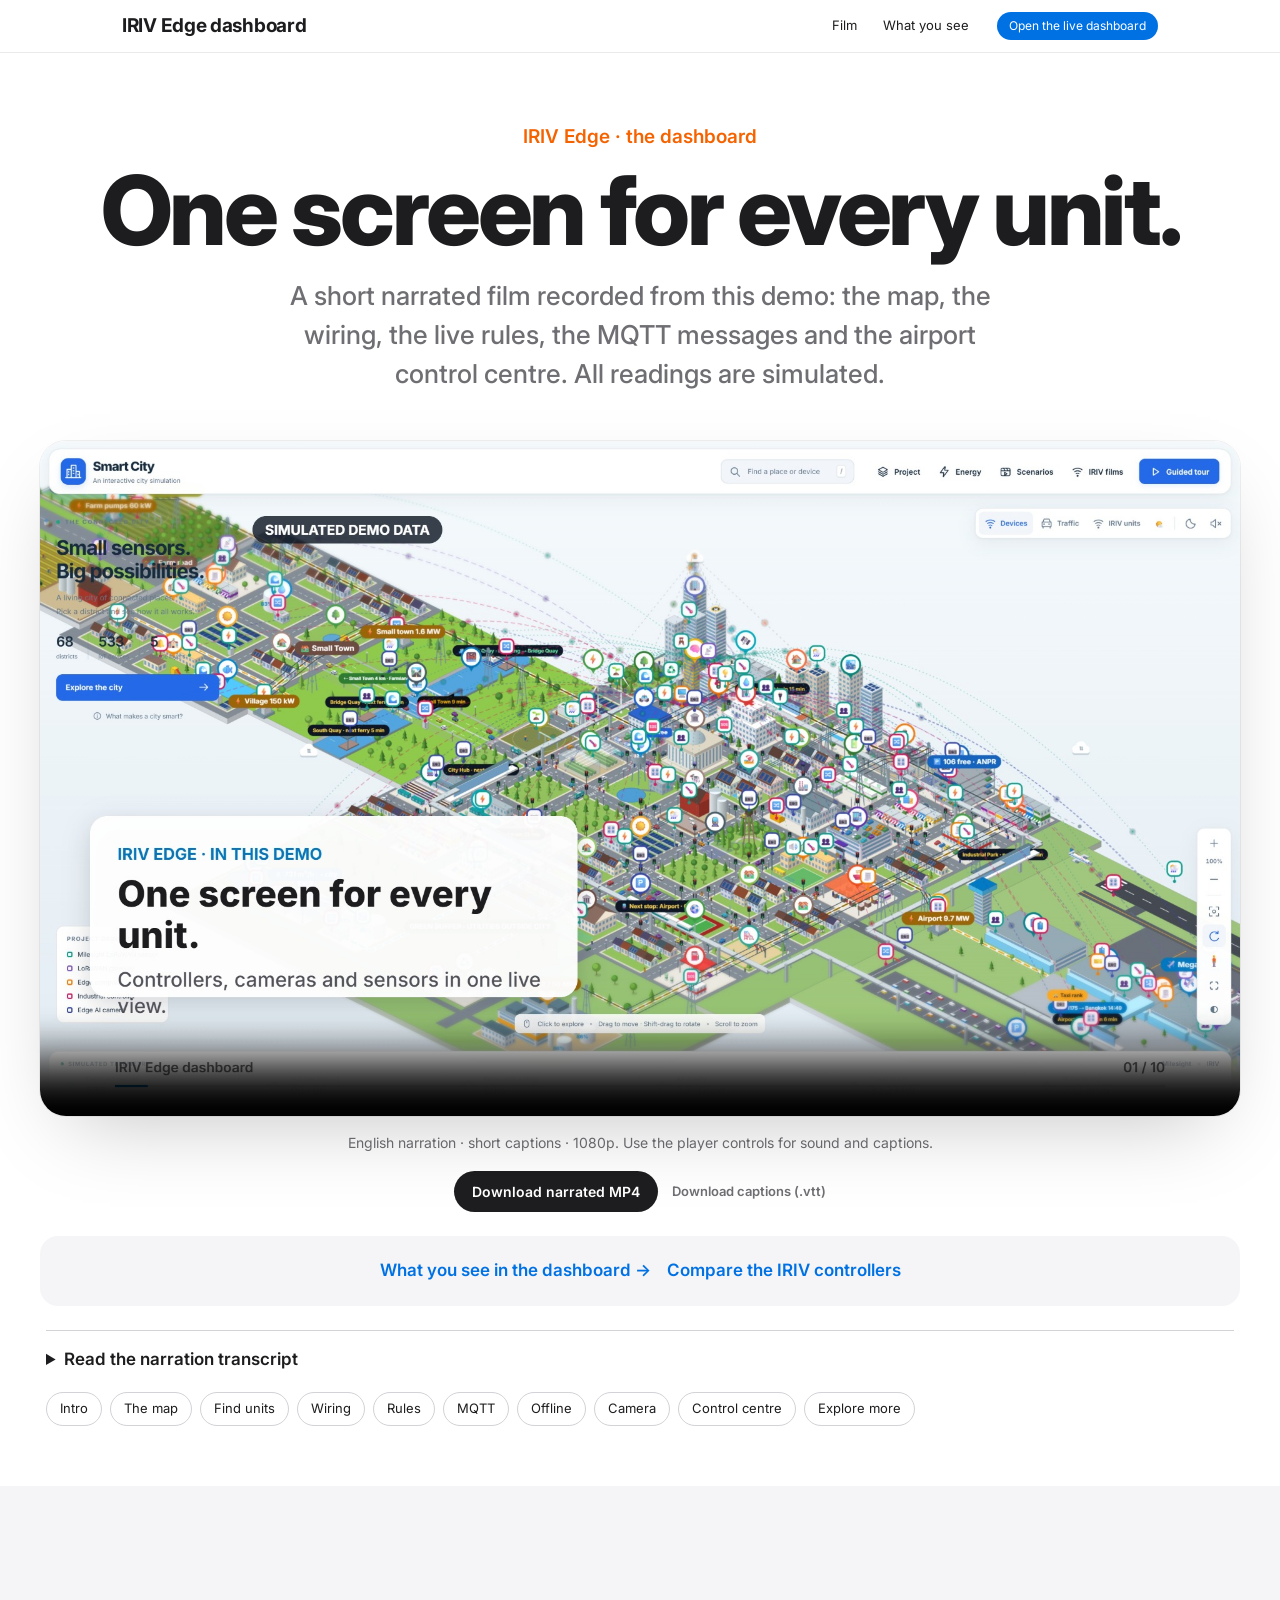
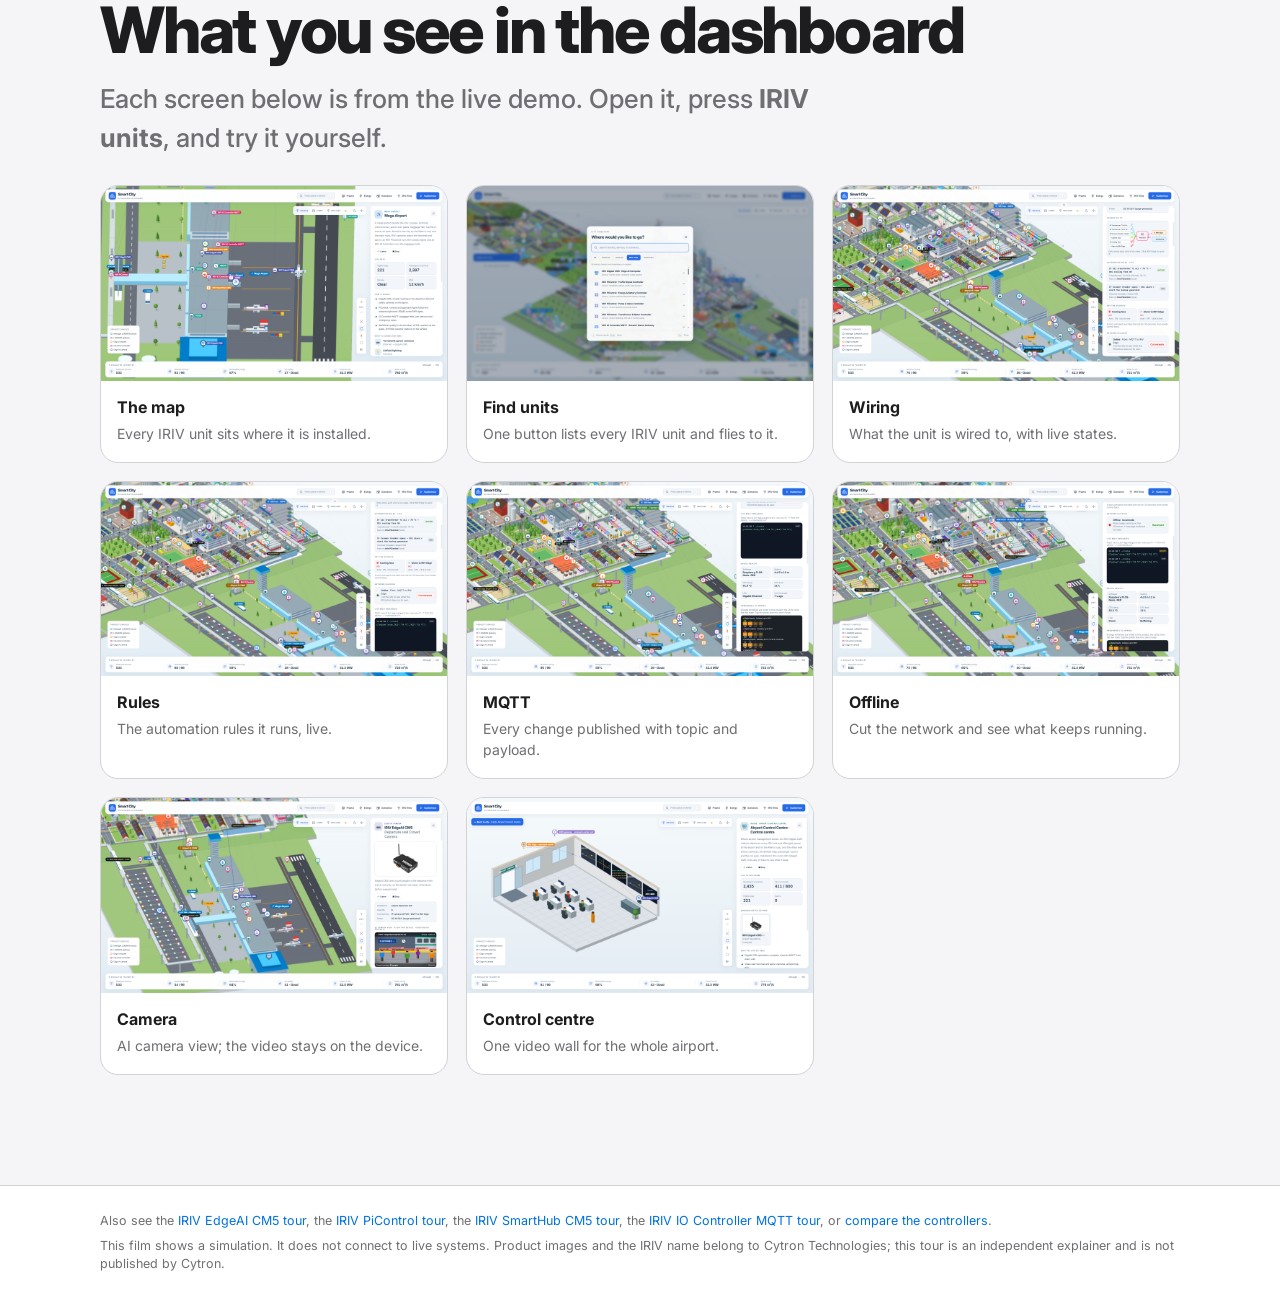
<file: short-video-of-iriv-hub/index.html>
<!doctype html>
<html lang="en">
<head>
<meta charset="utf-8">
<meta name="viewport" content="width=device-width, initial-scale=1">
<title>IRIV Edge Dashboard Tour</title>
<meta name="description" content="A short narrated film of the IRIV Edge dashboard in the smart city demo: the map of every unit, wiring, live rules, MQTT messages, offline behaviour and the airport control centre. All readings are simulated.">
<link rel="preconnect" href="https://fonts.googleapis.com">
<link rel="preconnect" href="https://fonts.gstatic.com" crossorigin>
<link href="https://fonts.googleapis.com/css2?family=Inter:wght@400;500;600;700;800&display=swap" rel="stylesheet">
<style>
  :root { --ink: #1d1d1f; --muted: #6e6e73; --line: #d2d2d7; --soft: #f5f5f7; --accent: #f56300; --blue: #0071e3; --bg: #fff; }
  * { box-sizing: border-box; }
  html { scroll-behavior: smooth; }
  body { margin: 0; background: var(--bg); color: var(--ink); font: 17px/1.5 Inter, -apple-system, "Segoe UI", system-ui, sans-serif; -webkit-font-smoothing: antialiased; }
  a { color: var(--blue); text-decoration: none; }
  a:hover { text-decoration: underline; }
  button { font: inherit; }

  nav { position: sticky; top: 0; z-index: 10; background: rgba(255,255,255,.96); border-bottom: 1px solid rgba(0,0,0,.08); }
  nav .in { max-width: 1080px; margin: 0 auto; padding: 0 22px; height: 52px; display: flex; align-items: center; gap: 28px; }
  nav b { font-size: 19px; font-weight: 700; letter-spacing: -.3px; margin-right: auto; }
  nav a { color: var(--ink); font-size: 13px; }
  nav .links { display: flex; gap: 26px; }
  nav .buy { background: var(--blue); color: #fff; padding: 5px 12px; border-radius: 99px; font-size: 12px; }
  nav .buy:hover { text-decoration: none; background: #0077ed; }
  @media (max-width: 720px) { nav .links { display: none; } }

  section { padding: 110px 22px; }
  .wrap { max-width: 1080px; margin: 0 auto; }
  .eyebrow { color: var(--accent); font-weight: 600; font-size: 19px; margin: 0 0 8px; }
  h1, h2 { font-weight: 800; letter-spacing: -.035em; line-height: 1.05; margin: 0; }
  h1 { font-size: clamp(48px, 9vw, 96px); }
  h2 { font-size: clamp(38px, 6vw, 64px); }
  .lede { font-size: clamp(19px, 2.4vw, 26px); color: var(--muted); font-weight: 500; margin: 16px 0 0; max-width: 760px; }
  .center { text-align: center; }
  .center .lede { margin-left: auto; margin-right: auto; }

  /* film */
  .hero { padding-top: 70px; padding-bottom: 60px; }
  .player { margin: 48px auto 0; max-width: 1200px; }
  .screen { position: relative; border-radius: 26px; overflow: hidden; background: #fff; box-shadow: 0 0 0 1px rgba(0,0,0,.06), 0 30px 80px -30px rgba(0,0,0,.25); cursor: pointer; }
  .screen canvas { display: block; width: 100%; height: auto; aspect-ratio: 16 / 9; }
  .bigplay { position: absolute; inset: 0; margin: auto; width: 84px; height: 84px; border-radius: 50%; border: 0; background: rgba(29,29,31,.78); color: #fff; display: grid; place-items: center; cursor: pointer; transition: opacity .25s, transform .25s; }
  .bigplay svg { width: 30px; height: 30px; margin-left: 5px; }
  .playing .bigplay { opacity: 0; transform: scale(.9); pointer-events: none; }
  .bar { display: flex; align-items: center; gap: 14px; margin-top: 18px; padding: 0 6px; flex-wrap: wrap; }
  .ctl { width: 40px; height: 40px; border-radius: 50%; border: 0; background: var(--soft); color: var(--ink); display: grid; place-items: center; cursor: pointer; flex: none; }
  .ctl:hover { background: #e8e8ed; }
  .ctl svg { width: 16px; height: 16px; }
  .time { font-variant-numeric: tabular-nums; font-size: 13px; color: var(--muted); width: 92px; flex: none; }
  input[type=range] { flex: 1; min-width: 140px; accent-color: var(--accent); }
  .dl { border: 0; border-radius: 99px; background: var(--ink); color: #fff; padding: 10px 18px; font-size: 14px; font-weight: 600; cursor: pointer; flex: none; }
  .dl:disabled { opacity: .6; cursor: progress; }
  .files { font-size: 13px; font-weight: 600; color: var(--muted); }
  .dlnote { width: 100%; font-size: 13px; color: var(--muted); min-height: 20px; text-align: right; }
  .chapters { display: flex; gap: 8px; flex-wrap: wrap; margin-top: 14px; padding: 0 6px; }
  .chapters button { border: 1px solid var(--line); background: #fff; border-radius: 99px; padding: 6px 13px; font-size: 13px; color: var(--ink); cursor: pointer; }
  .chapters button:hover { border-color: var(--ink); }
  .chapters button.on { background: var(--ink); border-color: var(--ink); color: #fff; }

  /* pin maps */
  .grey { background: var(--soft); }
  .map { display: grid; grid-template-columns: minmax(0, 1.55fr) minmax(280px, 1fr); gap: 34px; margin-top: 56px; align-items: start; }
  @media (max-width: 880px) { .map { grid-template-columns: 1fr; } }
  .stage { background: #fff; border-radius: 26px; padding: 18px; position: sticky; top: 76px; }
  @media (max-width: 880px) { .stage { position: static; } }
  .stage svg { display: block; width: 100%; height: auto; }
  .hot rect { fill: color-mix(in srgb, var(--c) 10%, transparent); stroke: var(--c); stroke-width: 1.6; vector-effect: non-scaling-stroke; cursor: pointer; transition: fill .2s, stroke-width .2s; }
  .hot:hover rect, .hot:focus-visible rect { fill: color-mix(in srgb, var(--c) 22%, transparent); }
  .hot.on rect { fill: color-mix(in srgb, var(--c) 26%, transparent); stroke-width: 3.2; }
  .hot:focus { outline: none; }
  @keyframes pulse { 50% { stroke-opacity: .45; } }
  .list { display: grid; gap: 10px; }
  .card { text-align: left; border: 0; background: #fff; border-radius: 18px; padding: 16px 18px; cursor: pointer; color: var(--ink); box-shadow: 0 0 0 1px rgba(0,0,0,.05); transition: box-shadow .2s, transform .2s; }
  .card:hover { transform: translateY(-1px); box-shadow: 0 0 0 1px rgba(0,0,0,.08), 0 10px 24px -14px rgba(0,0,0,.3); }
  .card .nm { display: flex; align-items: center; gap: 10px; font-weight: 700; font-size: 17px; }
  .card .nm i { width: 11px; height: 11px; border-radius: 50%; background: var(--c); flex: none; }
  .card .more { display: none; margin-top: 8px; }
  .card.on { box-shadow: 0 0 0 2px var(--c); }
  .card.on .more { display: block; }
  .card h3 { font-size: 22px; letter-spacing: -.02em; margin: 0 0 6px; }
  .card p { margin: 0; color: var(--muted); font-size: 15px; }
  .chips { display: flex; flex-wrap: wrap; gap: 6px; margin-top: 12px; }
  .chips span { border: 1.5px solid var(--c); border-radius: 99px; padding: 2px 10px; font-size: 12.5px; font-weight: 600; }
  .terms { margin: 12px 0 0; padding: 0; list-style: none; font-size: 13.5px; }
  .terms li { display: flex; gap: 10px; padding: 5px 0; border-top: 1px solid #ececf0; }
  .terms b { width: 74px; flex: none; }
  .terms span { color: var(--muted); }

  /* terminal diagram */
  .blocks { display: grid; grid-template-columns: 1fr 1fr; gap: 26px; margin-top: 60px; }
  @media (max-width: 720px) { .blocks { grid-template-columns: 1fr; } }
  .block { background: #1d1d1f; border-radius: 22px; padding: 22px 18px 18px; color: #fff; }
  .block h4 { margin: 0 0 14px; font-size: 13px; color: #a1a1a6; font-weight: 600; text-transform: uppercase; letter-spacing: .08em; }
  .row { display: grid; grid-template-columns: repeat(8, 1fr); gap: 6px; }
  .row + .row { margin-top: 6px; }
  .pin { border: 0; border-radius: 10px; padding: 12px 2px 10px; background: #2c2c2e; color: #fff; cursor: pointer; display: grid; justify-items: center; gap: 6px; font-size: 11.5px; font-weight: 700; line-height: 1.1; min-width: 0; }
  .pin i { width: 16px; height: 16px; border-radius: 50%; background: radial-gradient(circle at 40% 35%, #ffb36b, #f56300 70%); box-shadow: inset 0 0 0 3px #3a3a3c; }
  .pin span { text-align: center; white-space: nowrap; }
  @media (max-width: 560px) { .pin { font-size: 8.5px; padding: 9px 0 8px; border-radius: 8px; } .row { gap: 4px; } .block { padding: 18px 10px 12px; } }
  .pin:hover, .pin.on { background: color-mix(in srgb, var(--c) 55%, #2c2c2e); }
  .legend { display: flex; flex-wrap: wrap; gap: 14px; margin-top: 20px; font-size: 13px; color: var(--muted); }
  .legend span { display: flex; align-items: center; gap: 7px; }
  .legend i { width: 10px; height: 10px; border-radius: 50%; background: var(--c); }

  /* specs */
  .cm { display: grid; grid-template-columns: 1fr 1fr; gap: 22px; margin-top: 56px; }
  @media (max-width: 720px) { .cm { grid-template-columns: 1fr; } }
  .cmcard { background: #fff; border-radius: 26px; padding: 34px; }
  .cmcard h3 { font-size: 44px; letter-spacing: -.03em; margin: 0 0 18px; }
  .cmcard:last-child h3 { color: var(--accent); }
  .cmcard dl { margin: 0; display: grid; gap: 14px; }
  .cmcard dt { font-size: 13px; color: var(--muted); font-weight: 600; }
  .cmcard dd { margin: 2px 0 0; font-size: 20px; font-weight: 700; }
  .feat { display: grid; grid-template-columns: repeat(auto-fit, minmax(230px, 1fr)); gap: 1px; background: var(--line); border-radius: 22px; overflow: hidden; margin-top: 30px; }
  .feat div { background: #fff; padding: 22px; }
  .feat b { display: block; font-size: 13px; color: var(--muted); font-weight: 600; margin-bottom: 4px; }
  .sw { display: flex; flex-wrap: wrap; gap: 10px; justify-content: center; margin-top: 30px; }
  .sw span { background: var(--soft); border-radius: 99px; padding: 8px 16px; font-weight: 600; font-size: 15px; }

  footer { border-top: 1px solid var(--line); padding: 26px 22px 40px; color: var(--muted); font-size: 12.5px; }
  footer .wrap { display: grid; gap: 6px; }

  /* what you can connect */
  .ctools { display: flex; flex-wrap: wrap; gap: 14px; align-items: center; justify-content: space-between; margin-top: 44px; }
  .tabs { display: flex; flex-wrap: wrap; gap: 8px; }
  .tab { border: 0; border-radius: 99px; padding: 9px 16px; background: #fff; color: var(--ink); box-shadow: 0 0 0 1px rgba(0,0,0,.08); font-size: 14px; font-weight: 600; display: flex; align-items: center; gap: 8px; cursor: pointer; transition: background .2s, color .2s; }
  .tab i { width: 9px; height: 9px; border-radius: 50%; background: var(--c); }
  .tab:hover { box-shadow: 0 0 0 1px var(--c); }
  .tab.on { background: var(--ink); color: #fff; box-shadow: none; }
  .search { position: relative; flex: 0 1 260px; }
  .search input { width: 100%; border: 0; border-radius: 99px; padding: 11px 16px 11px 40px; font: inherit; font-size: 14px; background: #fff; color: var(--ink); box-shadow: 0 0 0 1px rgba(0,0,0,.08); }
  .search input:focus { outline: none; box-shadow: 0 0 0 2px var(--blue); }
  .search svg { position: absolute; left: 14px; top: 50%; transform: translateY(-50%); color: var(--muted); }
  .cpanel { display: grid; grid-template-columns: minmax(0, 1.3fr) minmax(0, 1fr); gap: 22px; margin-top: 26px; }
  @media (max-width: 880px) { .cpanel { grid-template-columns: 1fr; } .search { flex: 1 1 100%; } }
  .portview, .tipcard { background: #fff; border-radius: 26px; padding: 22px; }
  .portview svg { display: block; width: 100%; height: auto; border-radius: 14px; }
  .pv-hot rect { fill: color-mix(in srgb, var(--c) 16%, transparent); stroke: var(--c); stroke-width: 2.6; vector-effect: non-scaling-stroke; }
  .pv-hot circle { fill: color-mix(in srgb, var(--c) 30%, transparent); stroke: var(--c); stroke-width: 1.6; vector-effect: non-scaling-stroke; }
  .pvcap { display: flex; flex-wrap: wrap; gap: 8px; align-items: center; margin-top: 16px; font-size: 14px; color: var(--muted); }
  .pvcap > span:first-child { margin-right: 4px; }
  .pvcap b { color: var(--ink); }
  .pvcap .dev { white-space: nowrap; display: inline-flex; gap: 6px; align-items: center; background: var(--soft); border-radius: 99px; padding: 5px 12px 5px 9px; color: var(--ink); font-weight: 600; font-size: 13px; }
  .pvcap .dev svg { color: var(--c); }
  .tipcard h3 { font-size: 26px; letter-spacing: -.02em; margin: 0 0 8px; }
  .tipcard > p { color: var(--muted); margin: 0 0 16px; }
  .tipcard ul { margin: 0; padding: 0; list-style: none; display: grid; gap: 10px; font-size: 15px; }
  .tipcard li { display: flex; gap: 10px; }
  .tipcard li::before { content: ''; flex: none; width: 7px; height: 7px; border-radius: 50%; background: var(--c); margin-top: 8px; }
  .generic { margin-top: 18px; padding-top: 16px; border-top: 1px solid #ececf0; }
  .generic b { font-size: 13px; color: var(--muted); }
  .generic .chips span { border-color: var(--line); font-weight: 500; }
  .filters { display: flex; flex-wrap: wrap; gap: 6px; margin-top: 24px; }
  .filters button { border: 0; border-radius: 99px; padding: 6px 13px; font-size: 13px; font-weight: 600; background: transparent; color: var(--muted); cursor: pointer; }
  .filters button:hover { color: var(--ink); }
  .filters button.on { background: #fff; color: var(--ink); box-shadow: 0 0 0 1px rgba(0,0,0,.08); }
  .products { display: grid; grid-template-columns: repeat(auto-fill, minmax(240px, 1fr)); gap: 14px; margin-top: 16px; }
  .prod { background: #fff; border-radius: 22px; padding: 20px; display: flex; flex-direction: column; gap: 10px; box-shadow: 0 0 0 1px rgba(0,0,0,.04); transition: transform .2s, box-shadow .2s; }
  .prod:hover { transform: translateY(-2px); box-shadow: 0 0 0 1px rgba(0,0,0,.06), 0 16px 30px -18px rgba(0,0,0,.35); }
  .prod.in-sys { box-shadow: 0 0 0 2px var(--c); }
  .prod .top { display: flex; justify-content: space-between; align-items: flex-start; gap: 8px; }
  .prod .ic { width: 54px; height: 54px; border-radius: 16px; display: grid; place-items: center; color: var(--c); background: linear-gradient(145deg, color-mix(in srgb, var(--c) 22%, #fff), color-mix(in srgb, var(--c) 6%, #fff)); }
  .prod .ptag { font-size: 11.5px; font-weight: 700; color: var(--c); background: color-mix(in srgb, var(--c) 10%, #fff); padding: 3px 9px; border-radius: 99px; }
  .prod b { font-size: 15px; line-height: 1.3; }
  .prod b a { color: var(--ink); }
  .prod p { margin: 0; color: var(--muted); font-size: 13.5px; line-height: 1.45; }
  .uses { font-size: 12.5px; color: var(--muted); }
  .uses span { font-weight: 700; color: var(--ink); }
  .prod .ft { margin-top: auto; padding-top: 10px; border-top: 1px solid #f0f0f3; display: flex; align-items: center; gap: 10px; }
  .prod .ft .price { font-weight: 800; font-size: 15px; margin-right: auto; }
  .prod .ft a { font-size: 12.5px; font-weight: 600; }
  .add { border: 0; border-radius: 99px; background: var(--ink); color: #fff; font-size: 12.5px; font-weight: 700; padding: 7px 12px; cursor: pointer; white-space: nowrap; }
  .add.on { background: var(--c); }
  .empty { padding: 50px 20px; text-align: center; color: var(--muted); }
  .note { font-size: 13px; color: var(--muted); margin-top: 18px; }

  /* my system builder */
  .sysbtn { position: fixed; right: 22px; bottom: 22px; z-index: 20; border: 0; border-radius: 99px; background: var(--ink); color: #fff; padding: 13px 20px; font-weight: 700; font-size: 14px; box-shadow: 0 14px 30px -12px rgba(0,0,0,.5); cursor: pointer; display: none; align-items: center; gap: 10px; }
  .sysbtn.show { display: flex; }
  .sysbtn em { font-style: normal; background: var(--accent); border-radius: 99px; padding: 1px 8px; font-size: 12px; }
  .sysbtn.bump { animation: bump .45s; }
  @keyframes bump { 40% { transform: scale(1.08); } }
  .scrim { position: fixed; inset: 0; z-index: 25; background: rgba(0,0,0,.25); opacity: 0; pointer-events: none; transition: opacity .3s; }
  .scrim.open { opacity: 1; pointer-events: auto; }
  .drawer { position: fixed; top: 0; right: 0; bottom: 0; width: min(430px, 100%); z-index: 30; background: #fff; box-shadow: -20px 0 60px -30px rgba(0,0,0,.4); transform: translateX(105%); transition: transform .35s cubic-bezier(.2,.7,.2,1); display: flex; flex-direction: column; visibility: hidden; }
  .drawer.open { transform: none; visibility: visible; }
  .dhead { padding: 18px 22px; border-bottom: 1px solid var(--line); display: flex; align-items: center; justify-content: space-between; }
  .dhead h3 { margin: 0; font-size: 22px; letter-spacing: -.02em; }
  .dx { border: 0; background: var(--soft); width: 34px; height: 34px; border-radius: 50%; cursor: pointer; font-size: 18px; line-height: 1; }
  .dbody { flex: 1; overflow: auto; padding: 4px 22px 22px; }
  .sitem { display: grid; grid-template-columns: 1fr auto; gap: 4px 12px; padding: 12px 0; border-bottom: 1px solid #f0f0f3; font-size: 14px; }
  .sitem b { font-weight: 600; line-height: 1.3; }
  .sitem small { color: var(--muted); font-size: 12px; }
  .qty { display: flex; align-items: center; gap: 6px; }
  .qty button { width: 26px; height: 26px; border-radius: 50%; border: 0; background: var(--soft); cursor: pointer; font-weight: 700; }
  .qty span { min-width: 18px; text-align: center; font-variant-numeric: tabular-nums; }
  .sitem .lp { text-align: right; color: var(--muted); font-size: 13px; font-variant-numeric: tabular-nums; }
  .dbody h4 { margin: 22px 0 10px; font-size: 13px; color: var(--muted); text-transform: uppercase; letter-spacing: .06em; }
  .meters { display: grid; gap: 11px; }
  .meter { font-size: 13px; }
  .meter div { display: flex; justify-content: space-between; }
  .meter i { display: block; height: 6px; border-radius: 9px; background: #ececf0; margin-top: 4px; overflow: hidden; }
  .meter i b { display: block; height: 100%; background: #1a9e45; border-radius: 9px; transition: width .3s; }
  .meter.over i b { background: #e5383b; }
  .meter.over span { color: #e5383b; font-weight: 700; }
  .warn { margin-top: 14px; display: grid; gap: 8px; }
  .warn div { background: #fff4e5; color: #8a4b00; border-radius: 12px; padding: 10px 12px; font-size: 13px; }
  .warn .ok { background: #e9f7ee; color: #15703a; }
  .dfoot { border-top: 1px solid var(--line); padding: 16px 22px 20px; display: grid; gap: 12px; }
  .dfoot .sum b { font-size: 26px; letter-spacing: -.02em; }
  .dfoot .sum small { color: var(--muted); font-size: 12px; }
  .btns { display: flex; gap: 8px; }
  .btns button { flex: 1; }
  .recipe .btns { margin-top: 14px; }
  .ghostbtn { border: 0; border-radius: 99px; background: #fff; color: var(--ink); box-shadow: 0 0 0 1px var(--line); padding: 9px 15px; font-size: 13px; font-weight: 600; cursor: pointer; }
  button:disabled { opacity: .45; cursor: default; }

  /* ready-made systems */
  .recipes { display: grid; grid-template-columns: repeat(auto-fit, minmax(300px, 1fr)); gap: 20px; margin-top: 50px; }
  .recipe { background: var(--soft); border-radius: 26px; padding: 28px; display: flex; flex-direction: column; }
  .recipe .hd { display: flex; align-items: center; gap: 12px; }
  .recipe .hd span { width: 46px; height: 46px; border-radius: 14px; display: grid; place-items: center; background: var(--c); color: #fff; }
  .recipe h3 { font-size: 26px; letter-spacing: -.02em; margin: 0; }
  .recipe > p { color: var(--muted); margin: 12px 0 16px; font-size: 15px; }
  .parts { list-style: none; margin: 0 0 18px; padding: 0; font-size: 14px; }
  .parts li { display: grid; grid-template-columns: 26px 1fr auto; gap: 8px; padding: 9px 0; border-top: 1px solid #e3e3e8; align-items: start; }
  .parts .q { color: var(--muted); font-variant-numeric: tabular-nums; }
  .parts a { color: var(--ink); }
  .parts small { display: block; color: var(--c); font-weight: 600; font-size: 12px; margin-top: 2px; }
  .parts .pr { font-variant-numeric: tabular-nums; color: var(--muted); }
  .total { margin-top: auto; padding-top: 4px; display: flex; justify-content: space-between; align-items: center; gap: 10px; }
  .total b { font-size: 22px; letter-spacing: -.02em; white-space: nowrap; }
  .total small { display: block; font-size: 12px; color: var(--muted); font-weight: 500; letter-spacing: 0; }
  .copy { border: 0; border-radius: 99px; background: var(--ink); color: #fff; padding: 9px 15px; font-size: 13px; font-weight: 600; cursor: pointer; flex: none; }
  .cta { margin-top: 56px; background: #1d1d1f; color: #fff; border-radius: 26px; padding: 36px; display: flex; flex-wrap: wrap; gap: 20px; align-items: center; justify-content: space-between; }
  .cta h3 { margin: 0; font-size: 28px; letter-spacing: -.02em; }
  .cta p { margin: 6px 0 0; color: #a1a1a6; }
  .cta a { background: #fff; color: var(--ink); border-radius: 99px; padding: 11px 20px; font-weight: 700; font-size: 15px; }
  .cta a:hover { text-decoration: none; background: #f5f5f7; }
  @media (prefers-reduced-motion: reduce) { .wire { animation: none; } }

  .reveal { opacity: 0; transform: translateY(30px); transition: opacity .9s ease, transform .9s cubic-bezier(.2,.7,.2,1); }
  .reveal.in { opacity: 1; transform: none; }
  @media (prefers-reduced-motion: reduce) { .reveal { opacity: 1; transform: none; transition: none; } html { scroll-behavior: auto; } }
  .shots { display: grid; grid-template-columns: repeat(auto-fill, minmax(280px, 1fr)); gap: 18px; margin-top: 28px; }
  .shots figure { margin: 0; background: #fff; border: 1px solid var(--line); border-radius: 18px; overflow: hidden; }
  .shots img { display: block; width: 100%; aspect-ratio: 16 / 9; object-fit: cover; object-position: 80% 50%; background: var(--soft); }
  .shots figcaption { padding: 14px 16px 18px; font-size: 14px; color: var(--muted); line-height: 1.5; }
  .shots figcaption b { display: block; color: var(--ink); font-size: 16px; margin-bottom: 4px; }
</style>
<link rel="stylesheet" href="../styles/iriv-tour-media.css">
</head>
<body>
<nav><div class="in">
  <b>IRIV Edge dashboard</b>
  <span class="links"><a href="#film">Film</a><a href="#connect">What you see</a></span>
  <a class="buy" href="../">Open the live dashboard</a>
</div></nav>

<section class="hero center" id="film">
  <div class="wrap">
    <p class="eyebrow">IRIV Edge · the dashboard</p>
    <h1>One screen for every unit.</h1>
    <p class="lede">A short narrated film recorded from this demo: the map, the wiring, the live rules, the MQTT messages and the airport control centre. All readings are simulated.</p>
  </div>
  <div class="player">
    <div class="screen" id="screen">
      <video id="tour-video" controls playsinline preload="metadata" poster="images/tour-poster.jpg" aria-label="IRIV Edge dashboard narrated film">
        <source src="IRIV-Edge-dashboard-tour.mp4" type="video/mp4">
        <track kind="captions" srclang="en" label="English" src="IRIV-Edge-dashboard-tour.vtt" default>
        <a href="IRIV-Edge-dashboard-tour.mp4">Download the narrated film</a>
      </video>
    </div>
    <p class="film-status" id="film-status">English narration · short captions · 1080p. Use the player controls for sound and captions.</p>
    <div class="bar">
      <a class="dl" href="IRIV-Edge-dashboard-tour.mp4" download>Download narrated MP4</a>
      <a class="files" href="IRIV-Edge-dashboard-tour.vtt" download>Download captions (.vtt)</a>
    </div>
    <div class="film-next" id="film-next"><a href="#connect">What you see in the dashboard →</a><a href="../iriv-controllers/">Compare the IRIV controllers</a></div>
    <details class="transcript"><summary>Read the narration transcript</summary><div id="tour-transcript"></div></details>
    <div class="chapters" id="chapters"></div>
  </div>
</section>

<section class="grey" id="connect">
  <div class="wrap">
    <h2>What you see in the dashboard</h2>
    <p class="lede">Each screen below is from the live demo. Open it, press <b>IRIV units</b>, and try it yourself.</p>
    <div class="shots">
      <figure><img src="images/airport.jpg" alt="" loading="lazy"><figcaption><b>The map</b>Every IRIV unit sits where it is installed.</figcaption></figure>
      <figure><img src="images/find.jpg" alt="" loading="lazy"><figcaption><b>Find units</b>One button lists every IRIV unit and flies to it.</figcaption></figure>
      <figure><img src="images/wiring.jpg" alt="" loading="lazy"><figcaption><b>Wiring</b>What the unit is wired to, with live states.</figcaption></figure>
      <figure><img src="images/rules.jpg" alt="" loading="lazy"><figcaption><b>Rules</b>The automation rules it runs, live.</figcaption></figure>
      <figure><img src="images/mqtt.jpg" alt="" loading="lazy"><figcaption><b>MQTT</b>Every change published with topic and payload.</figcaption></figure>
      <figure><img src="images/failover.jpg" alt="" loading="lazy"><figcaption><b>Offline</b>Cut the network and see what keeps running.</figcaption></figure>
      <figure><img src="images/camera.jpg" alt="" loading="lazy"><figcaption><b>Camera</b>AI camera view; the video stays on the device.</figcaption></figure>
      <figure><img src="images/control.jpg" alt="" loading="lazy"><figcaption><b>Control centre</b>One video wall for the whole airport.</figcaption></figure>
    </div>
  </div>
</section>

<footer><div class="wrap">
  <div>Also see the <a href="../short-video-of-iriv-edgeai/">IRIV EdgeAI CM5 tour</a>, the <a href="../short-video-of-iriv-pi/">IRIV PiControl tour</a>, the <a href="../short-video-of-iriv-smarthub/">IRIV SmartHub CM5 tour</a>, the <a href="../short-video-of-iriv-ioc/">IRIV IO Controller MQTT tour</a>, or <a href="../iriv-controllers/">compare the controllers</a>.</div>
  <div>This film shows a simulation. It does not connect to live systems. Product images and the IRIV name belong to Cytron Technologies; this tour is an independent explainer and is not published by Cytron.</div>
</div></footer>

<script src="narration.js"></script>
<script src="../scripts/shared/iriv-tour-media.js"></script>
<script src="film.js"></script>
<script>initTourPlayer();</script>
</body>
</html>
</file>
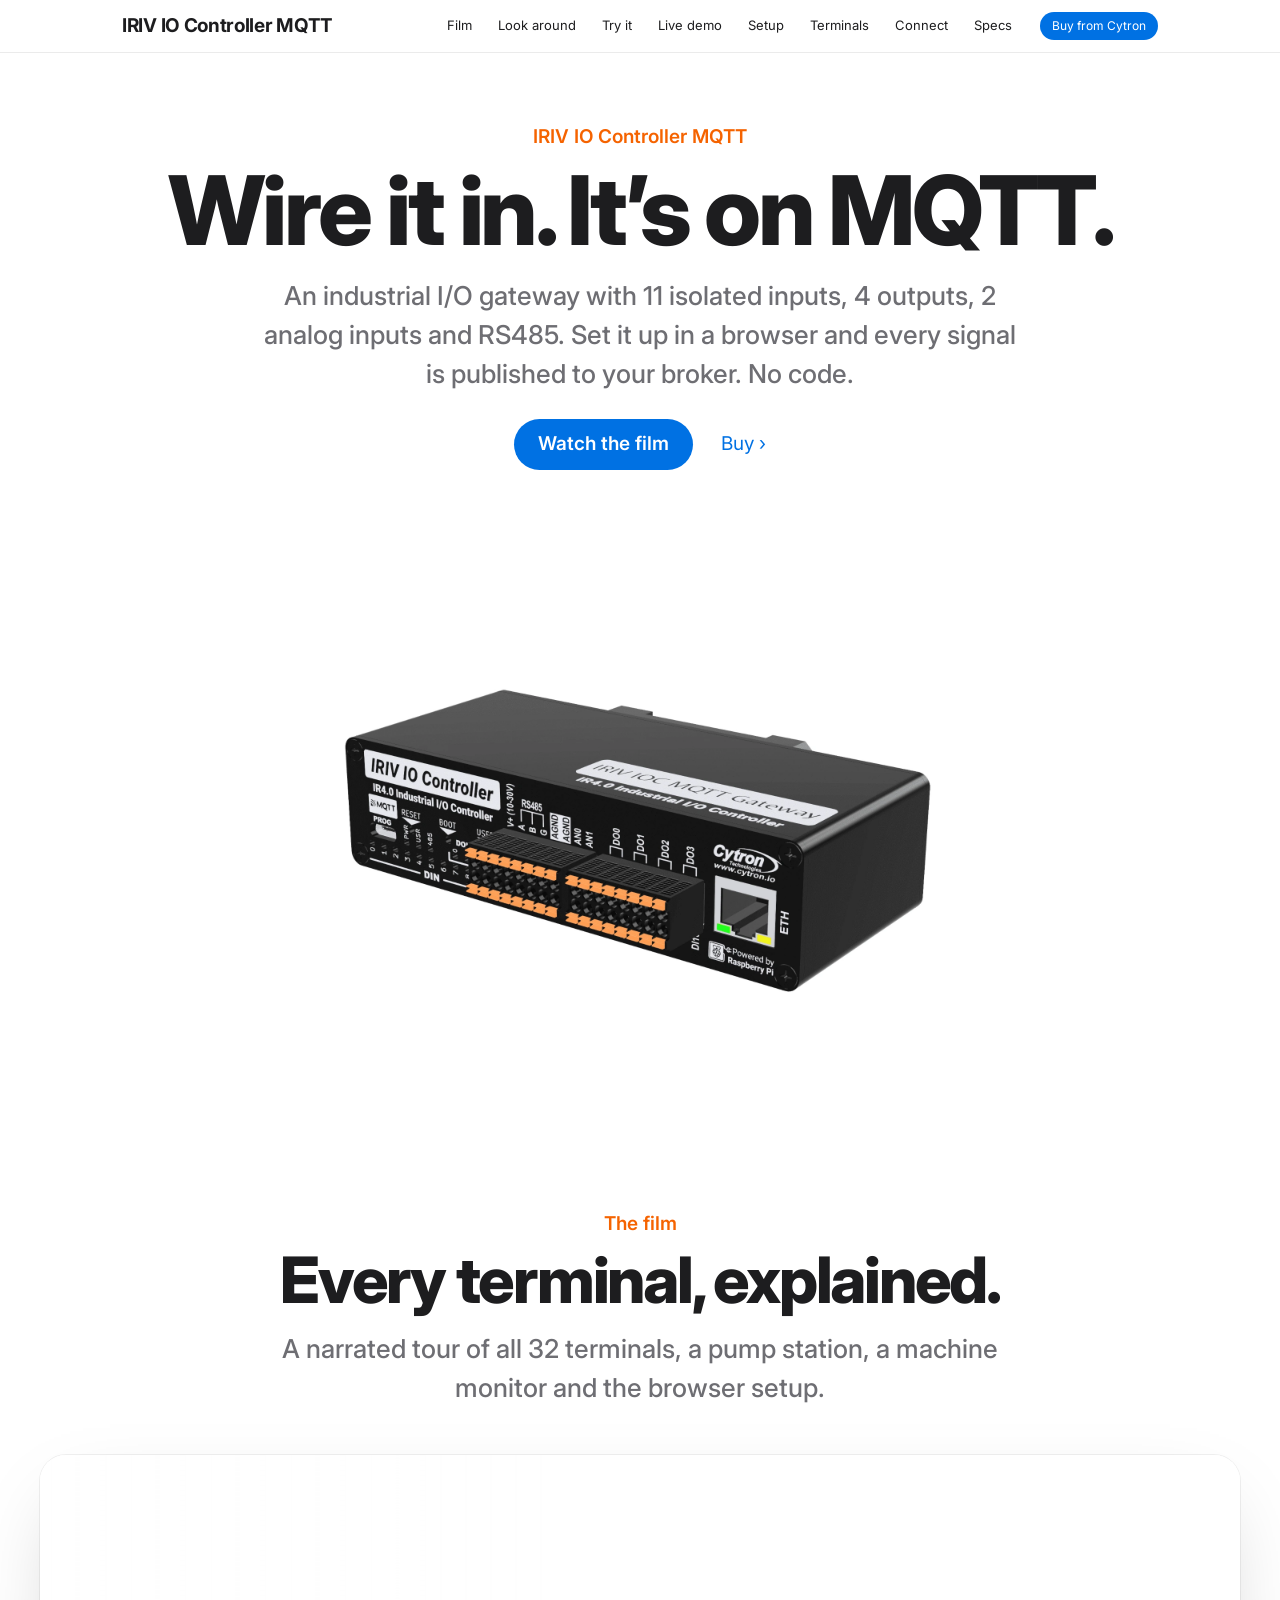
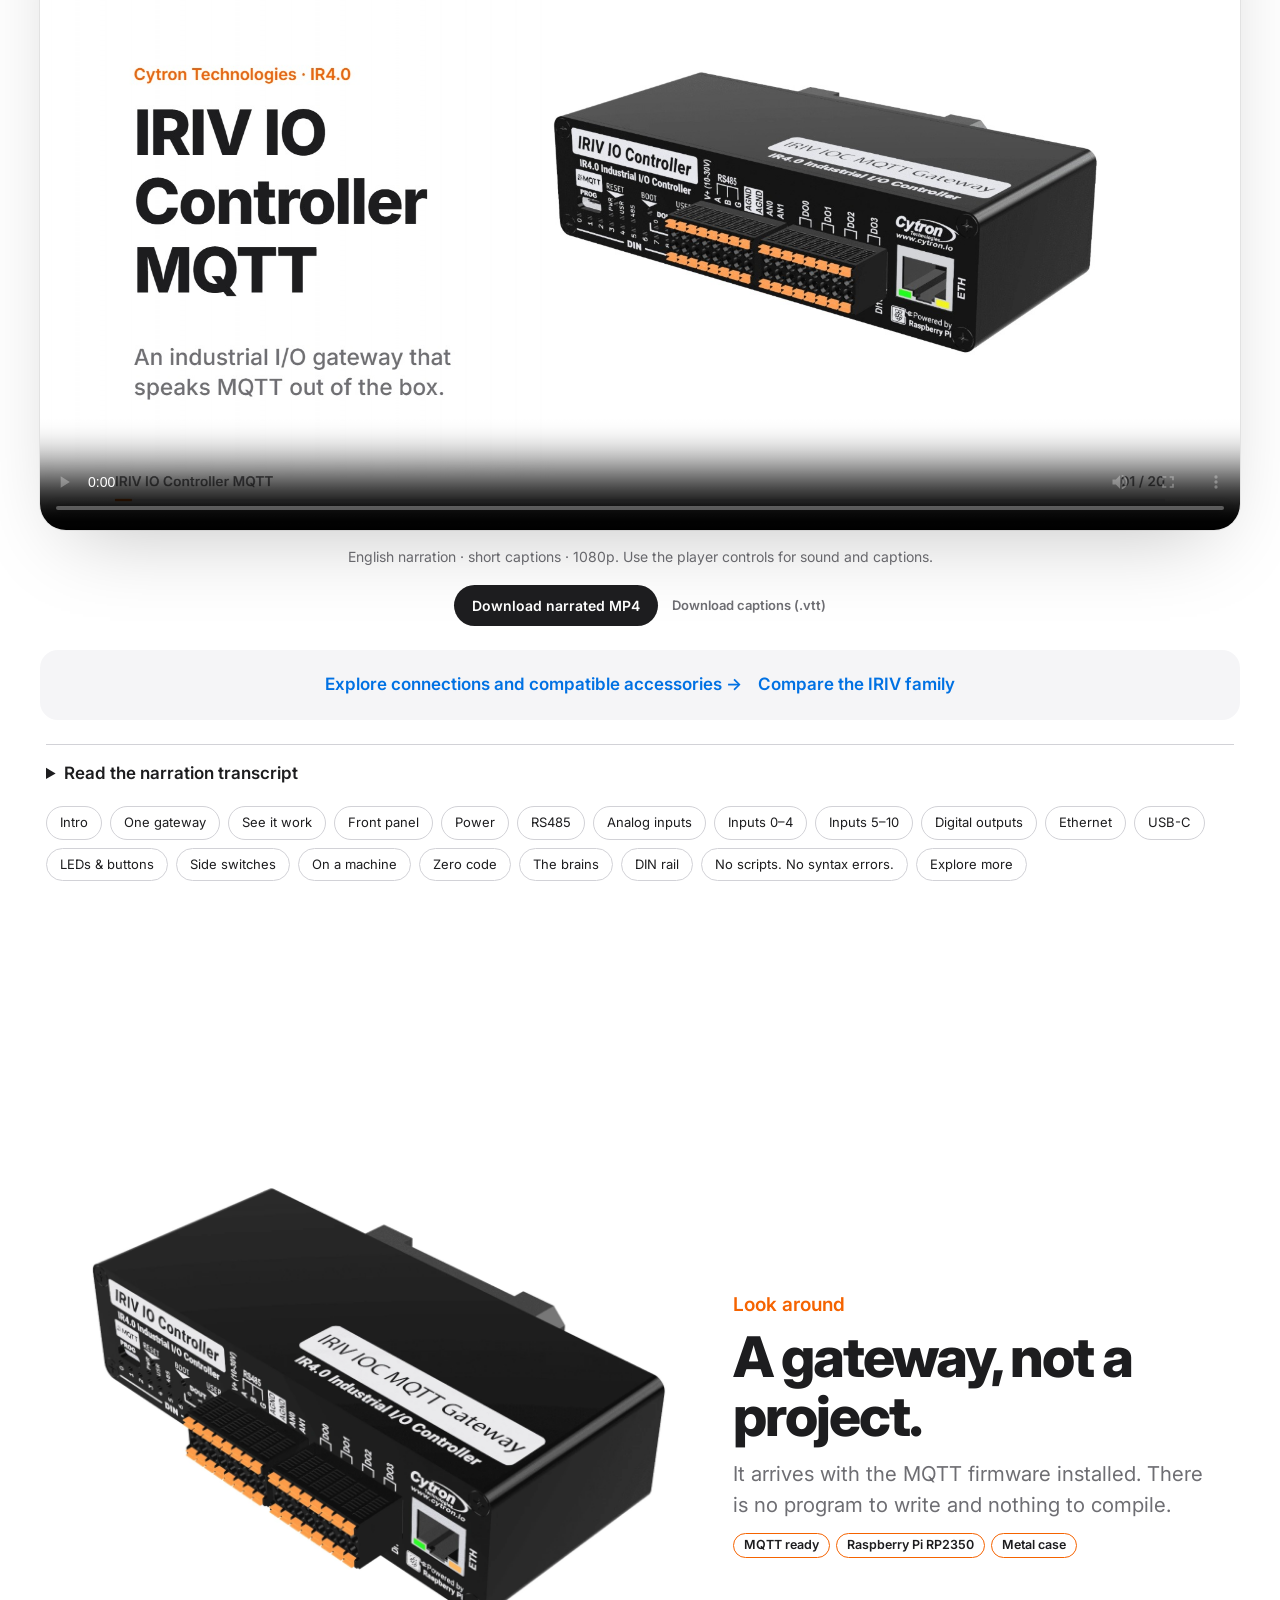
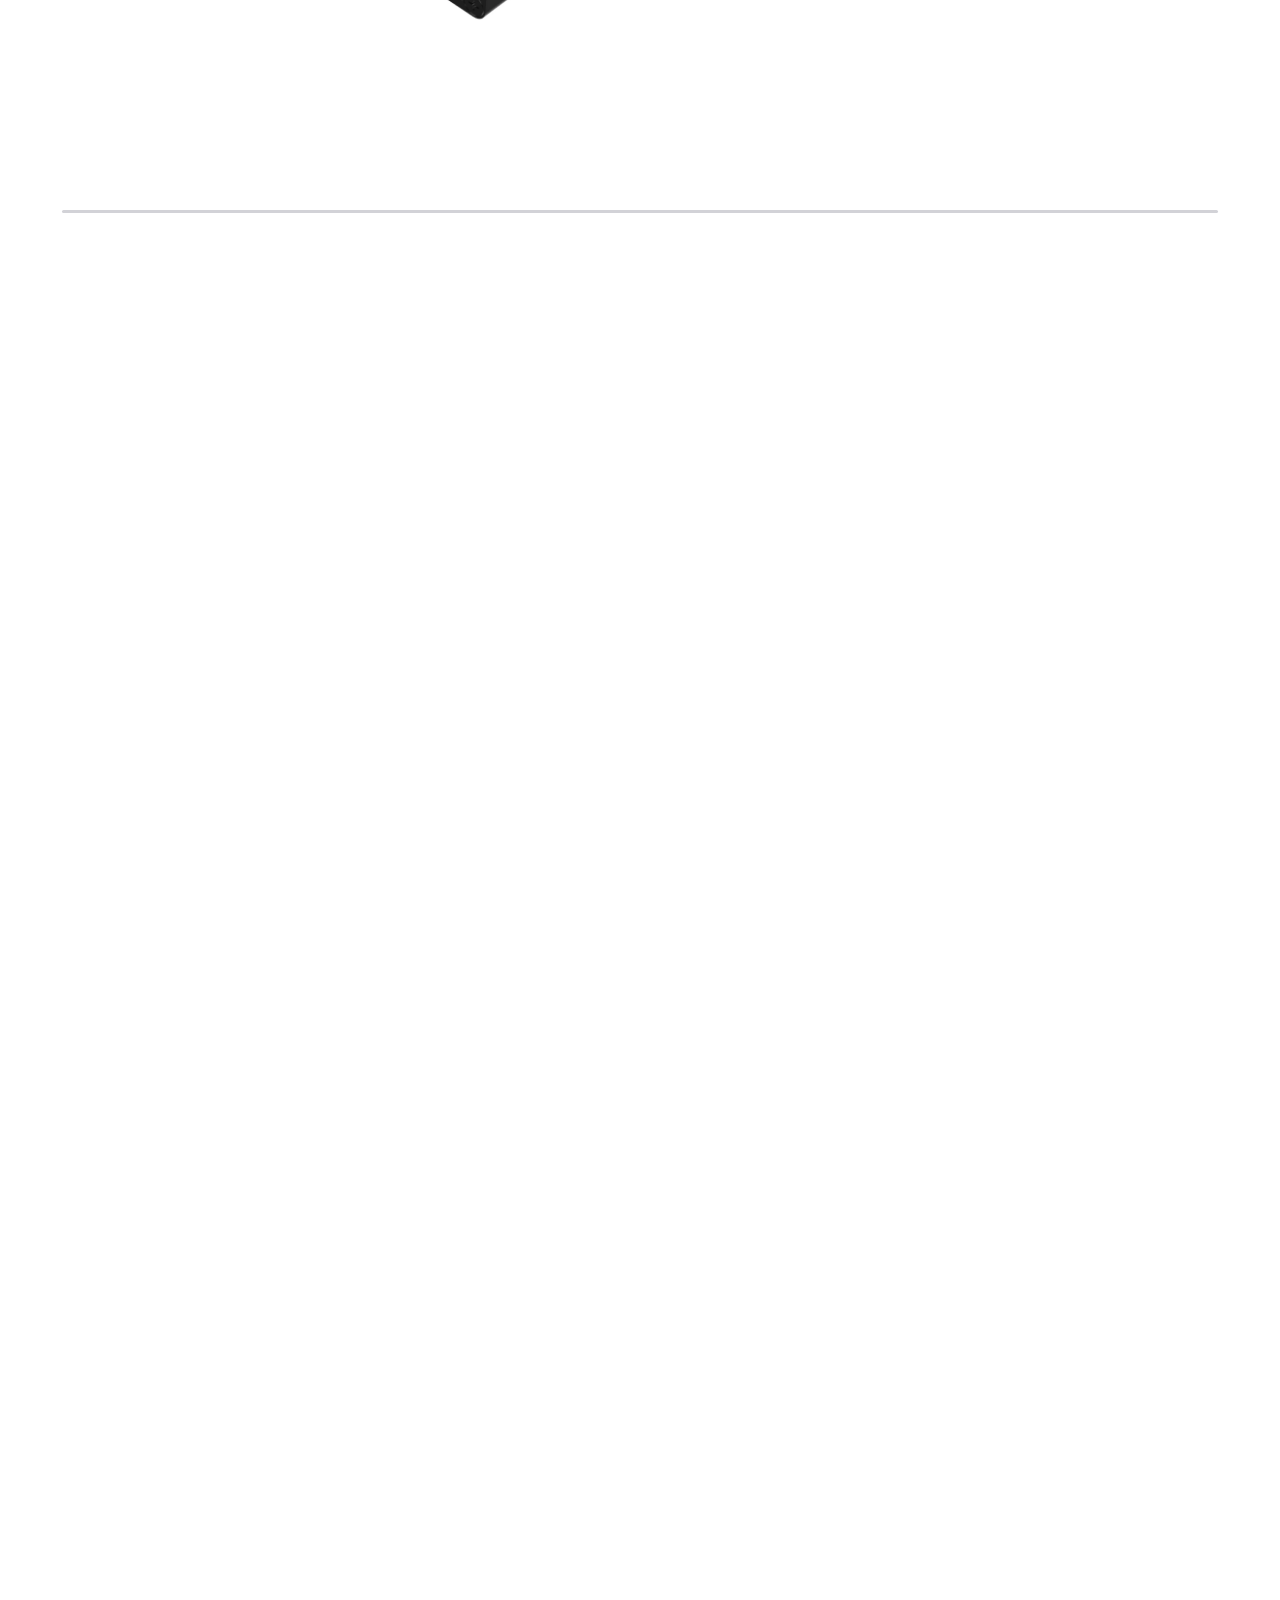
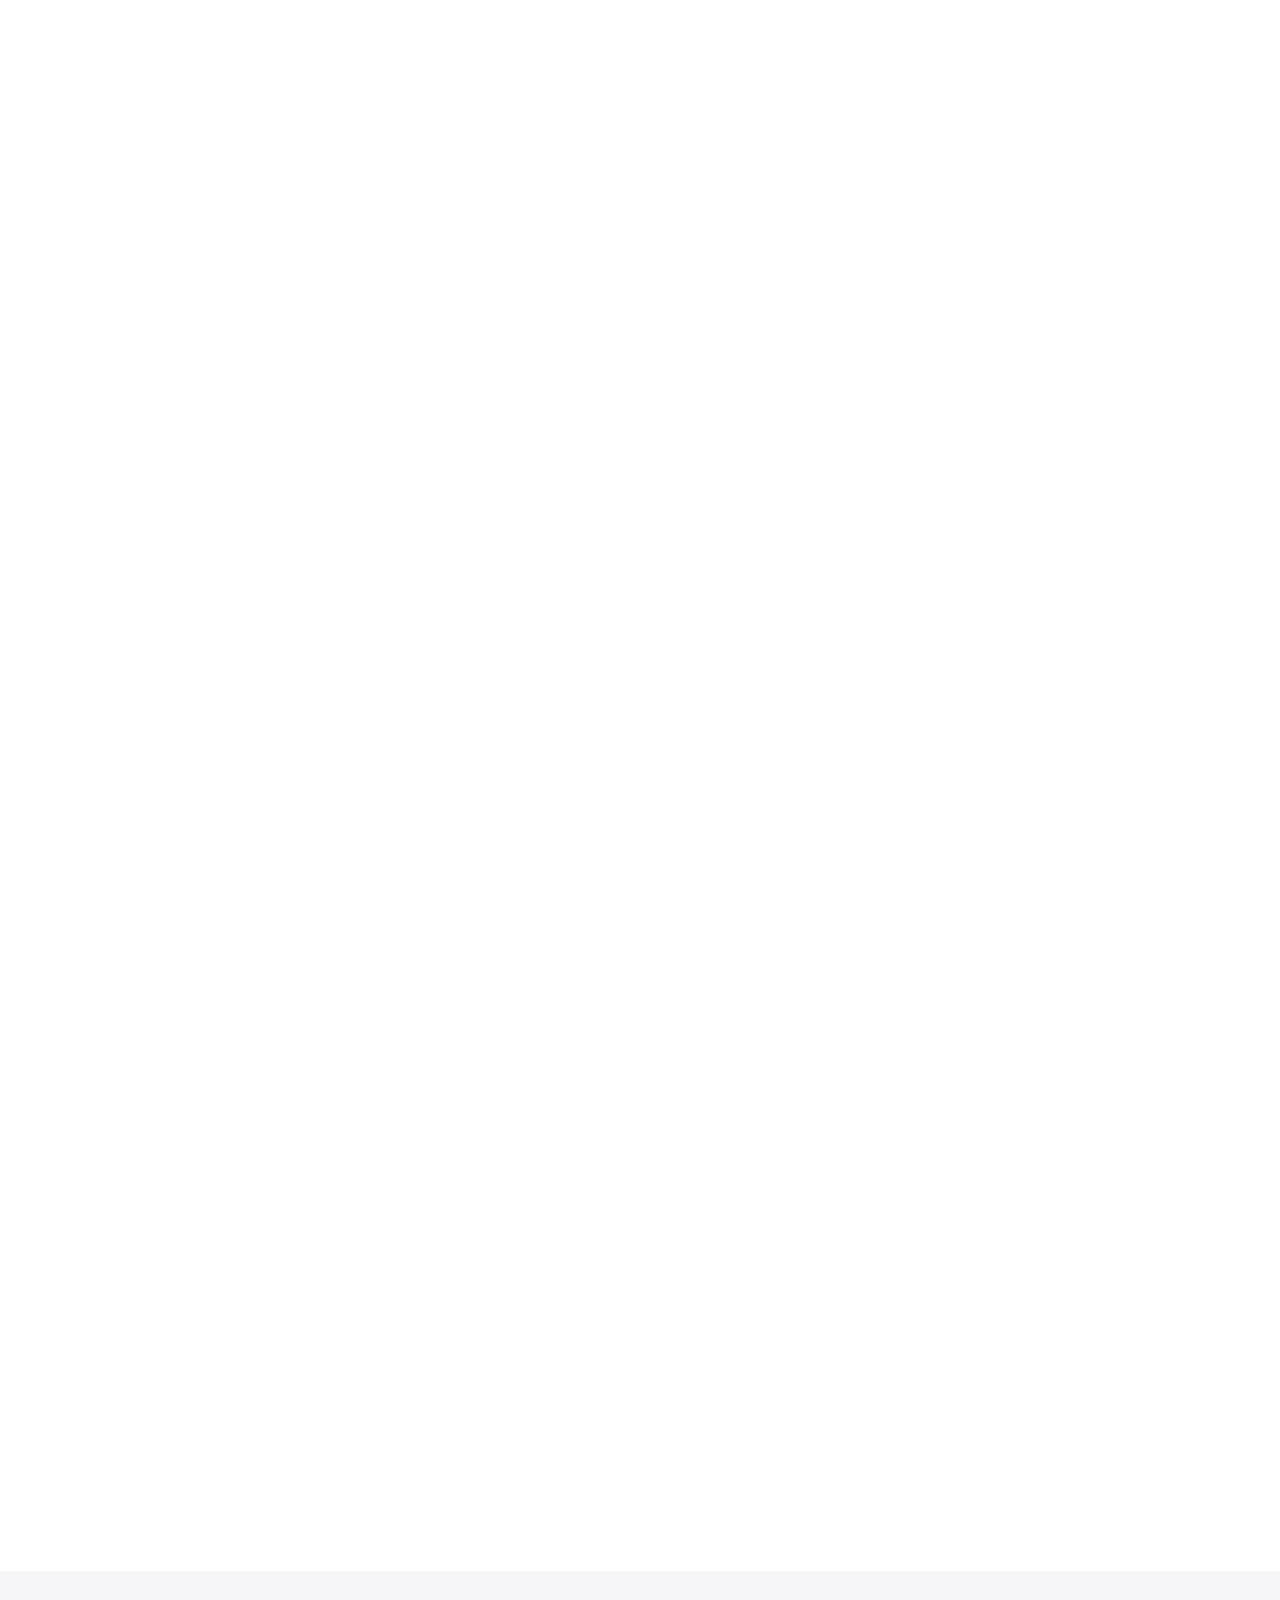
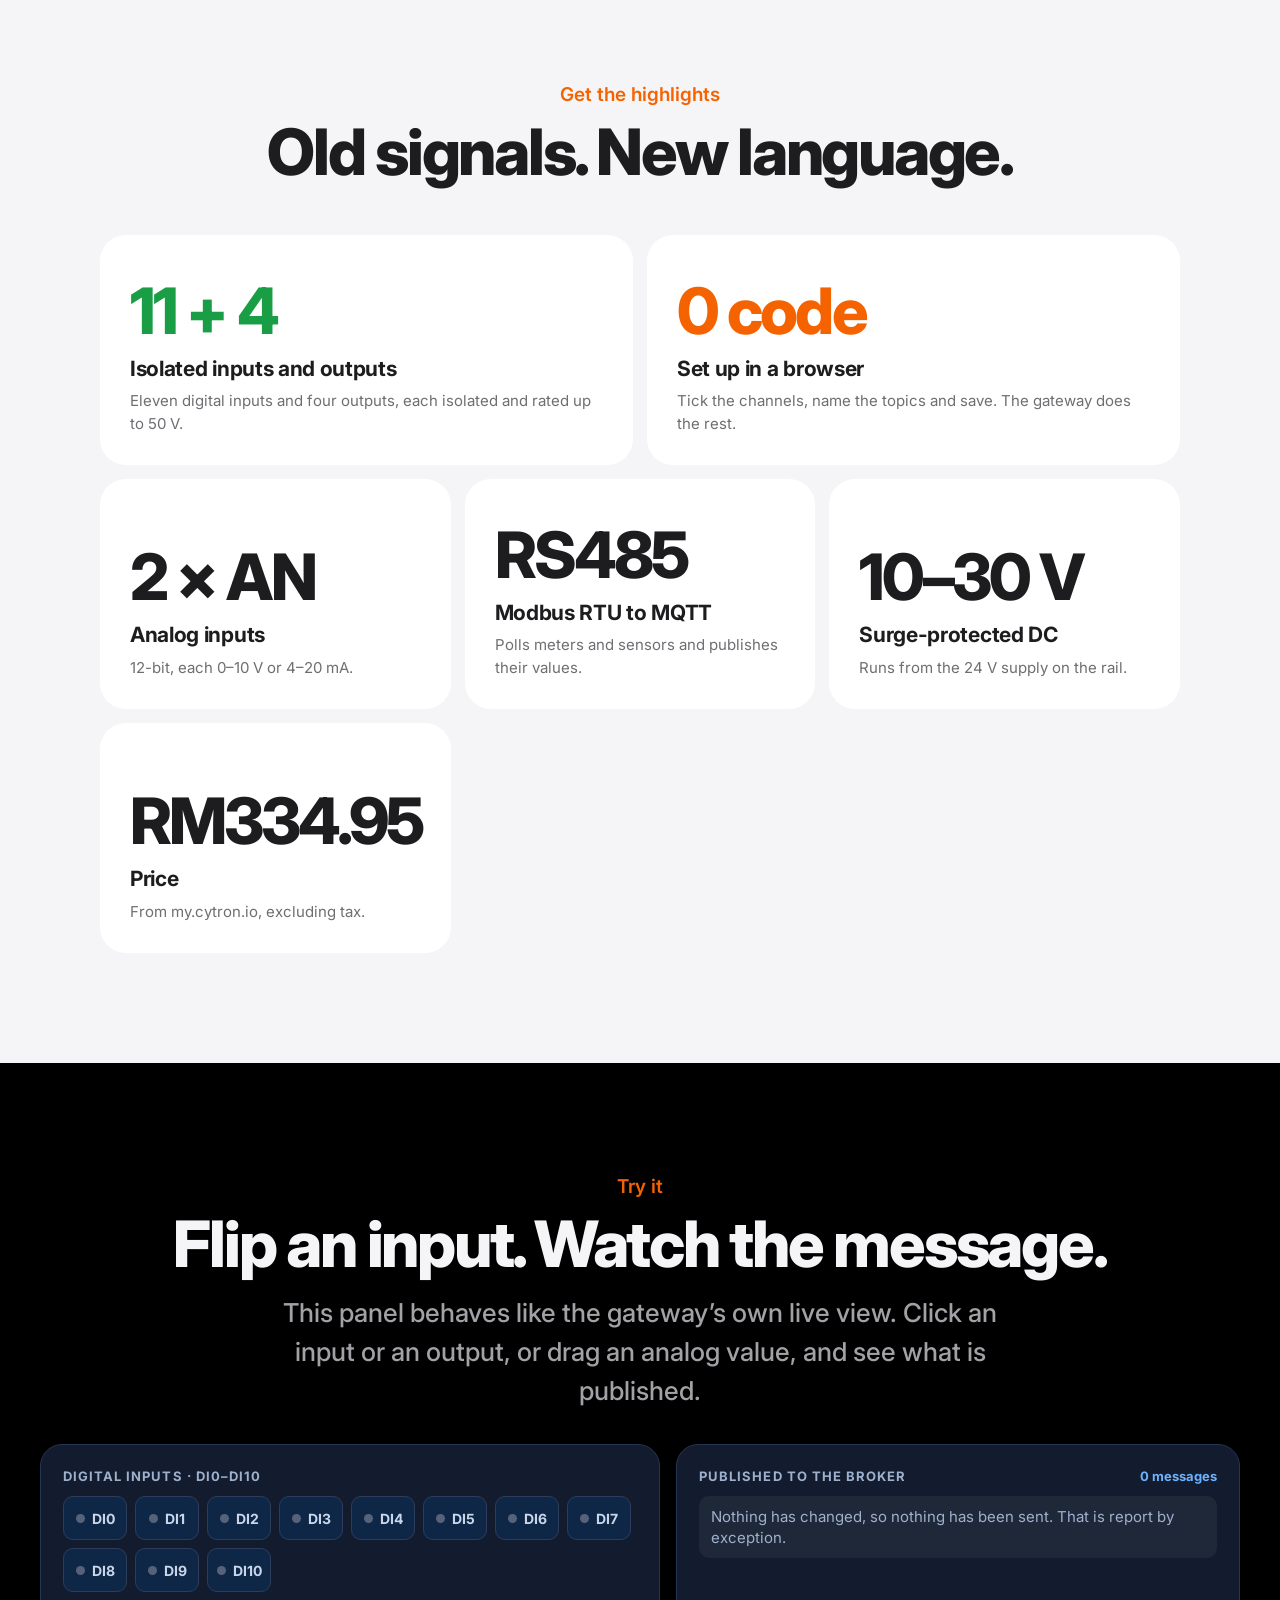
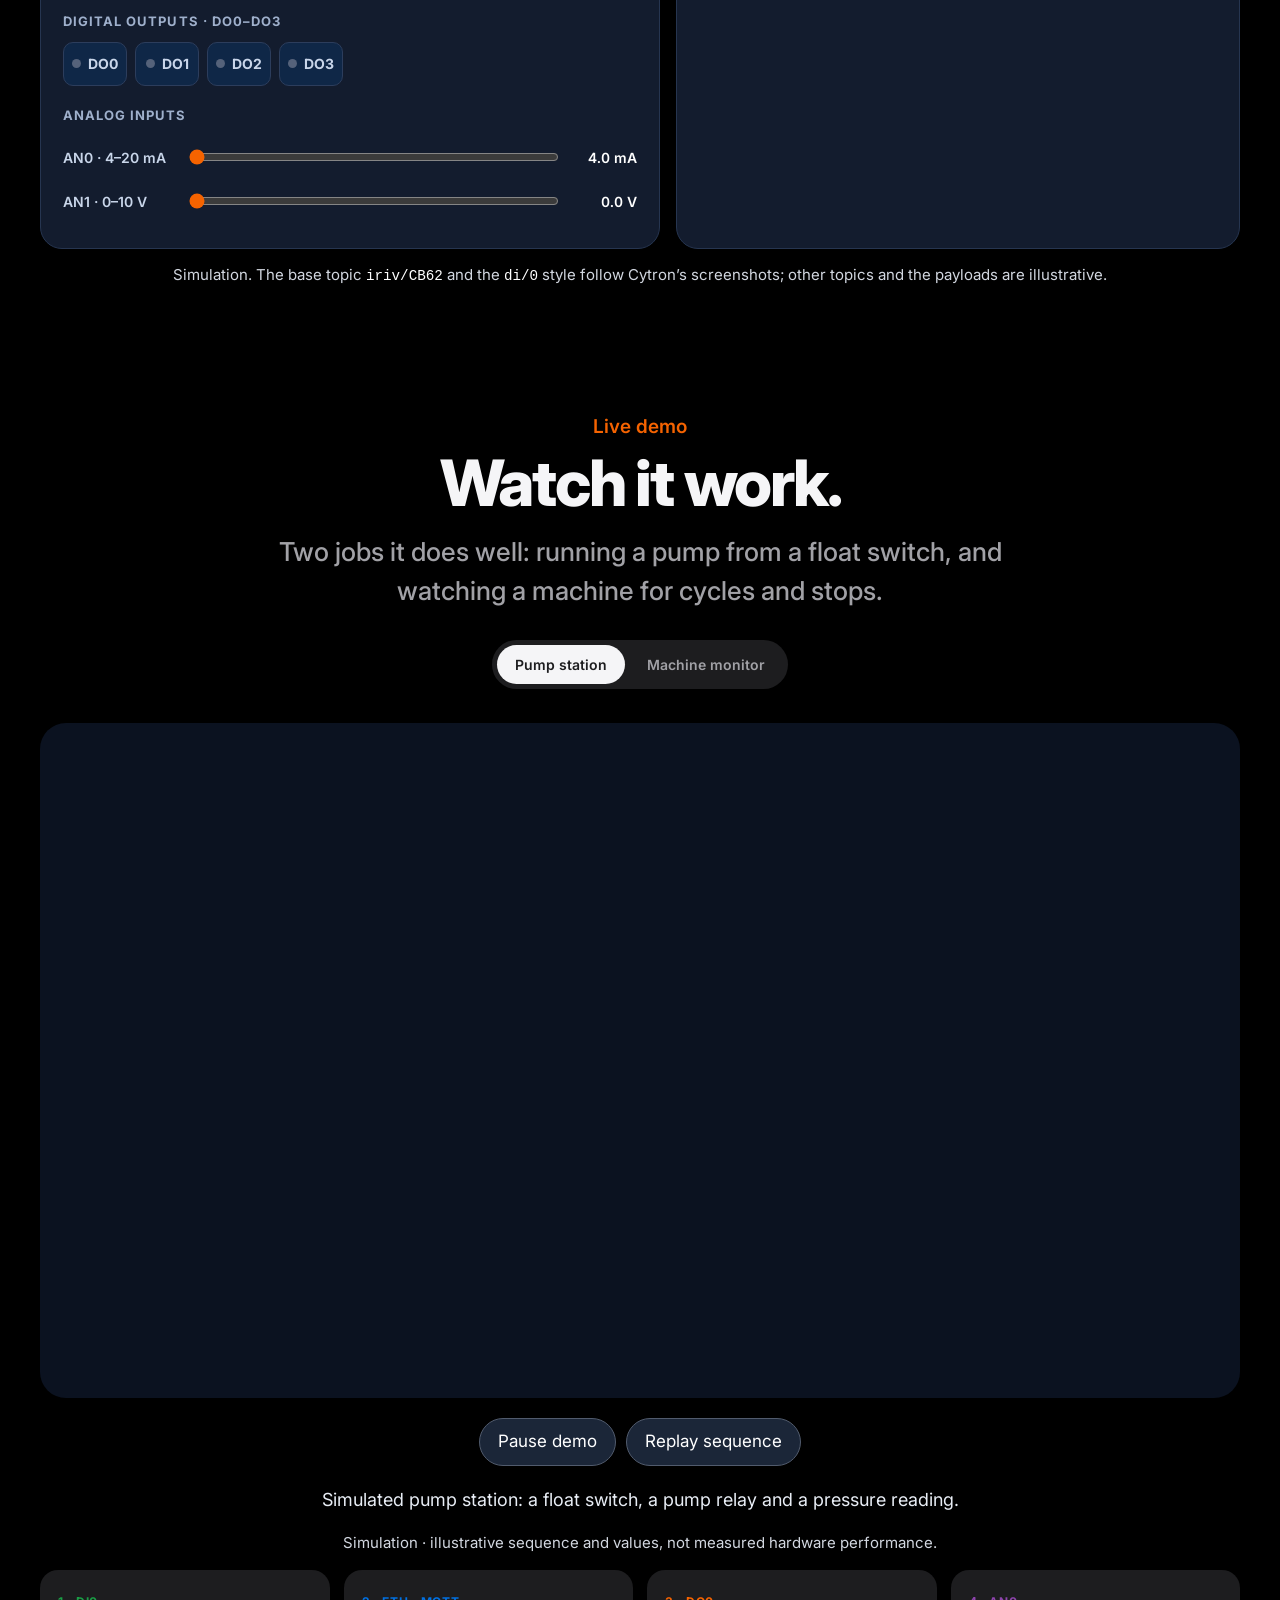
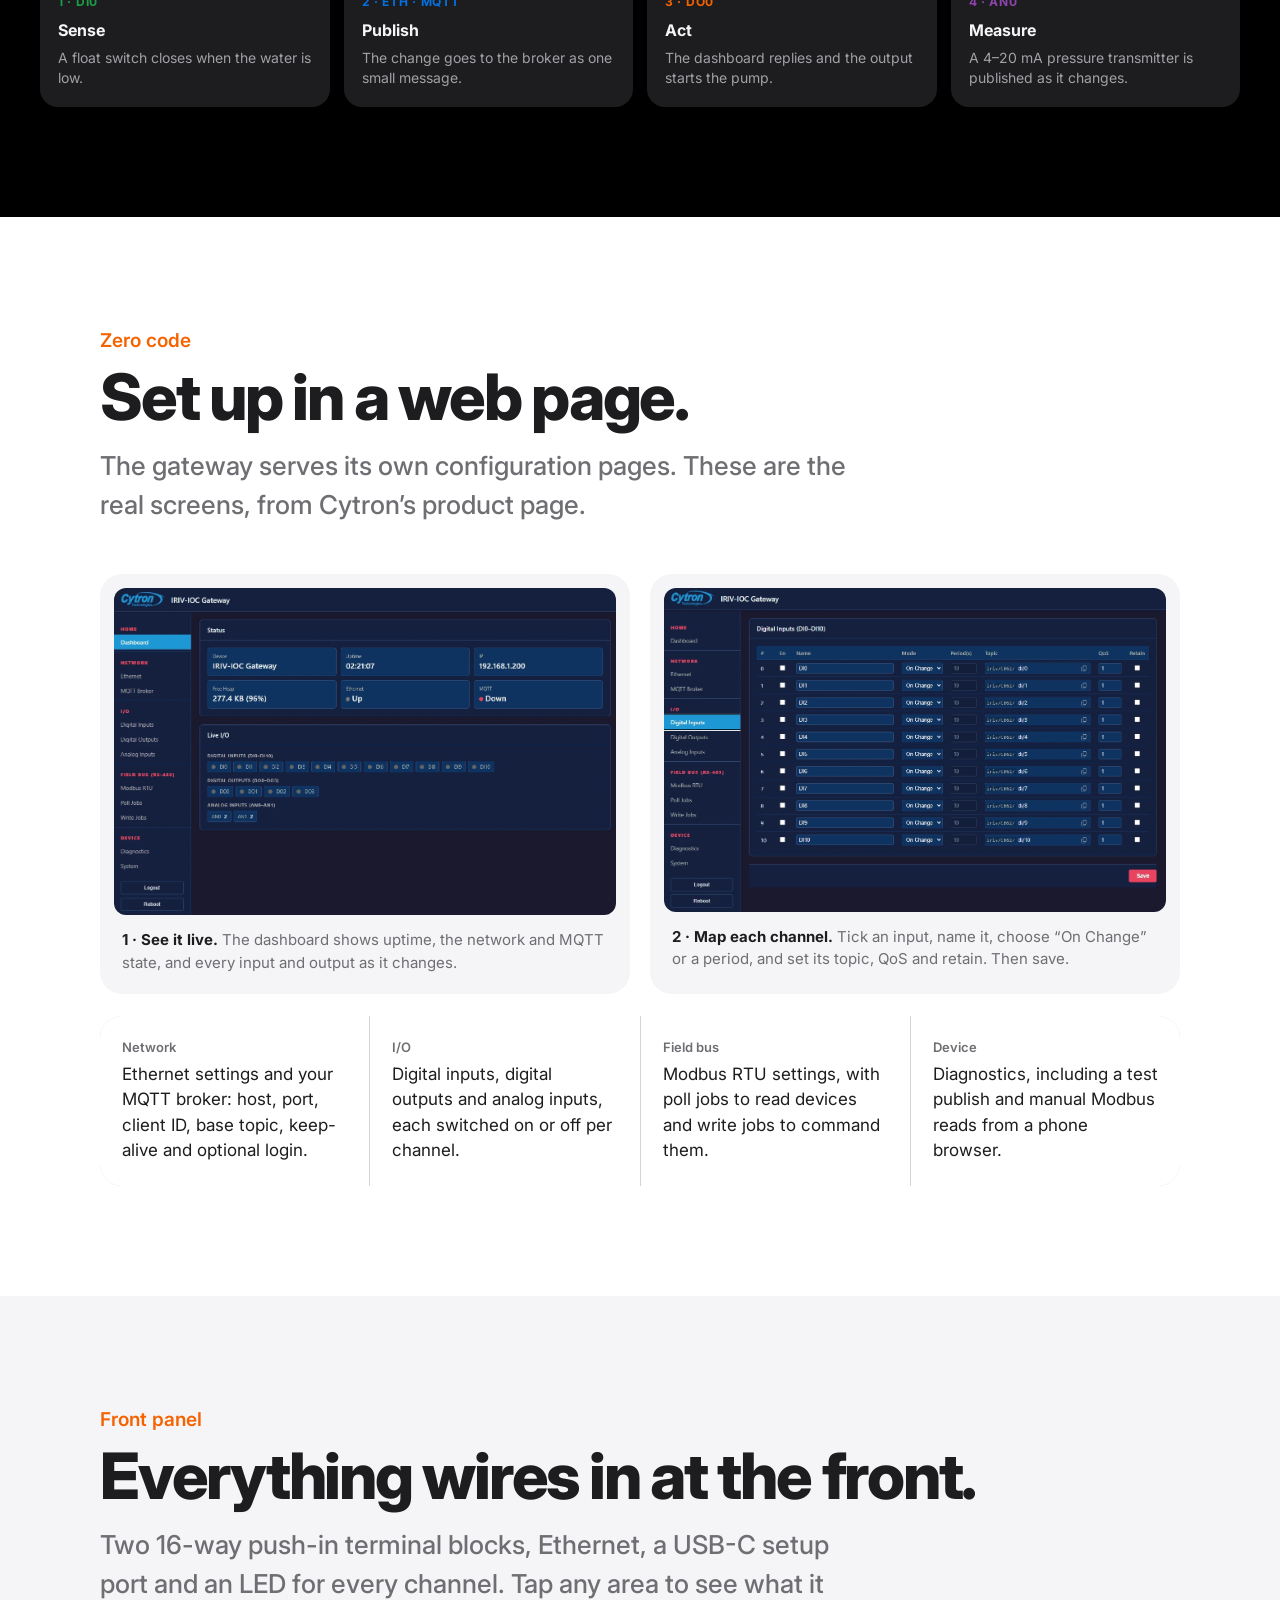
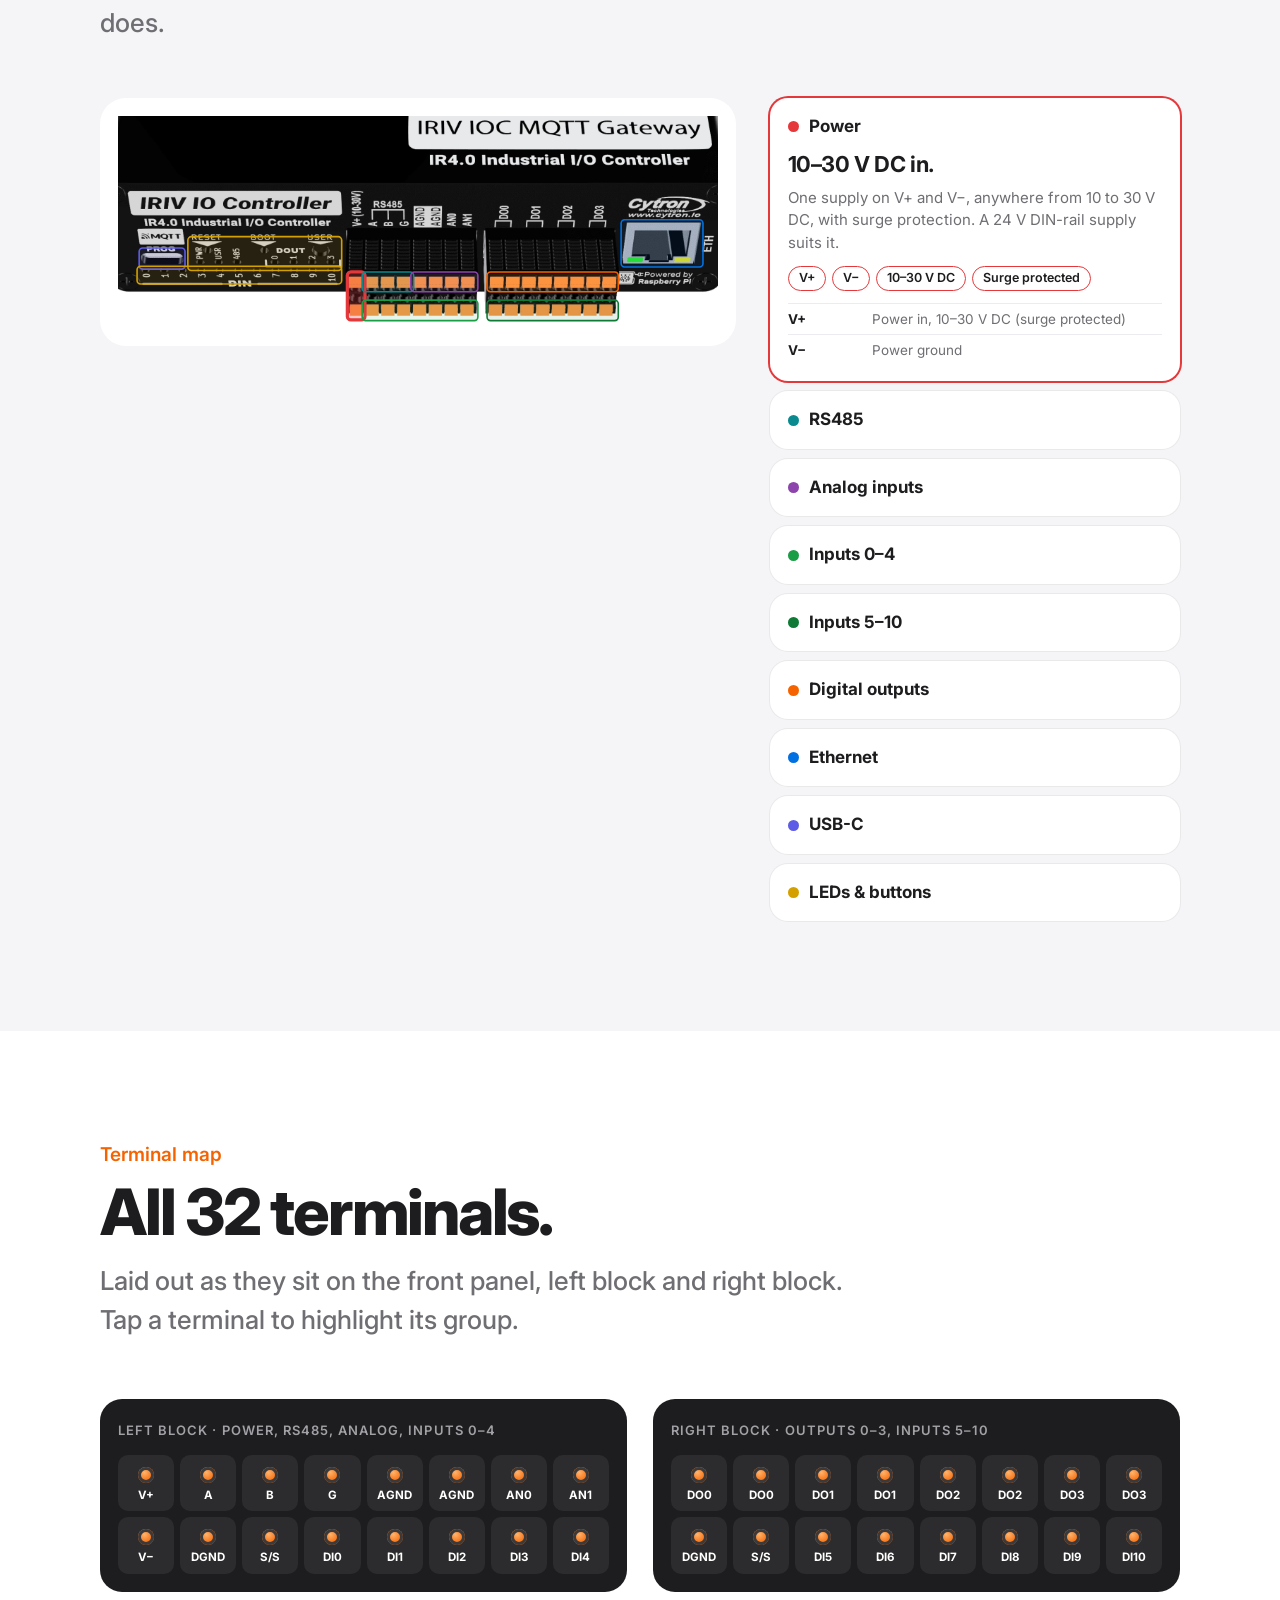
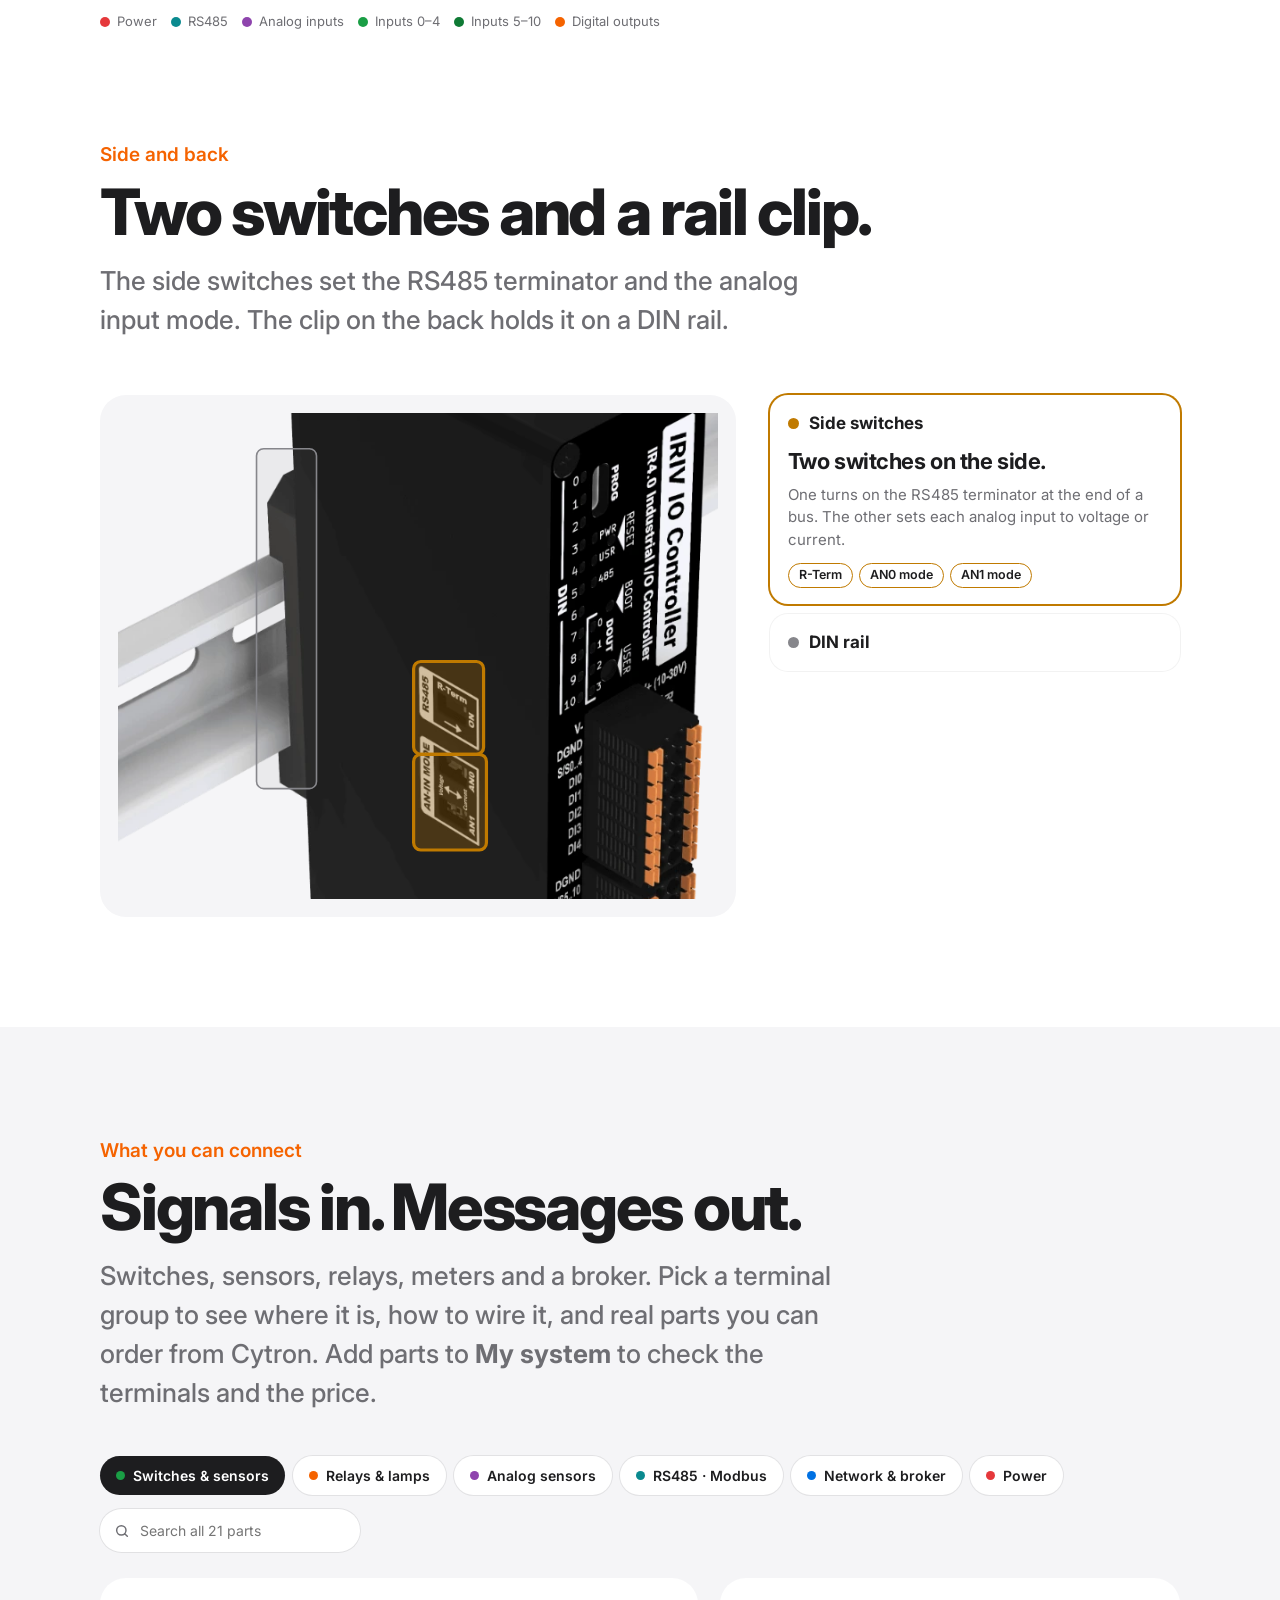
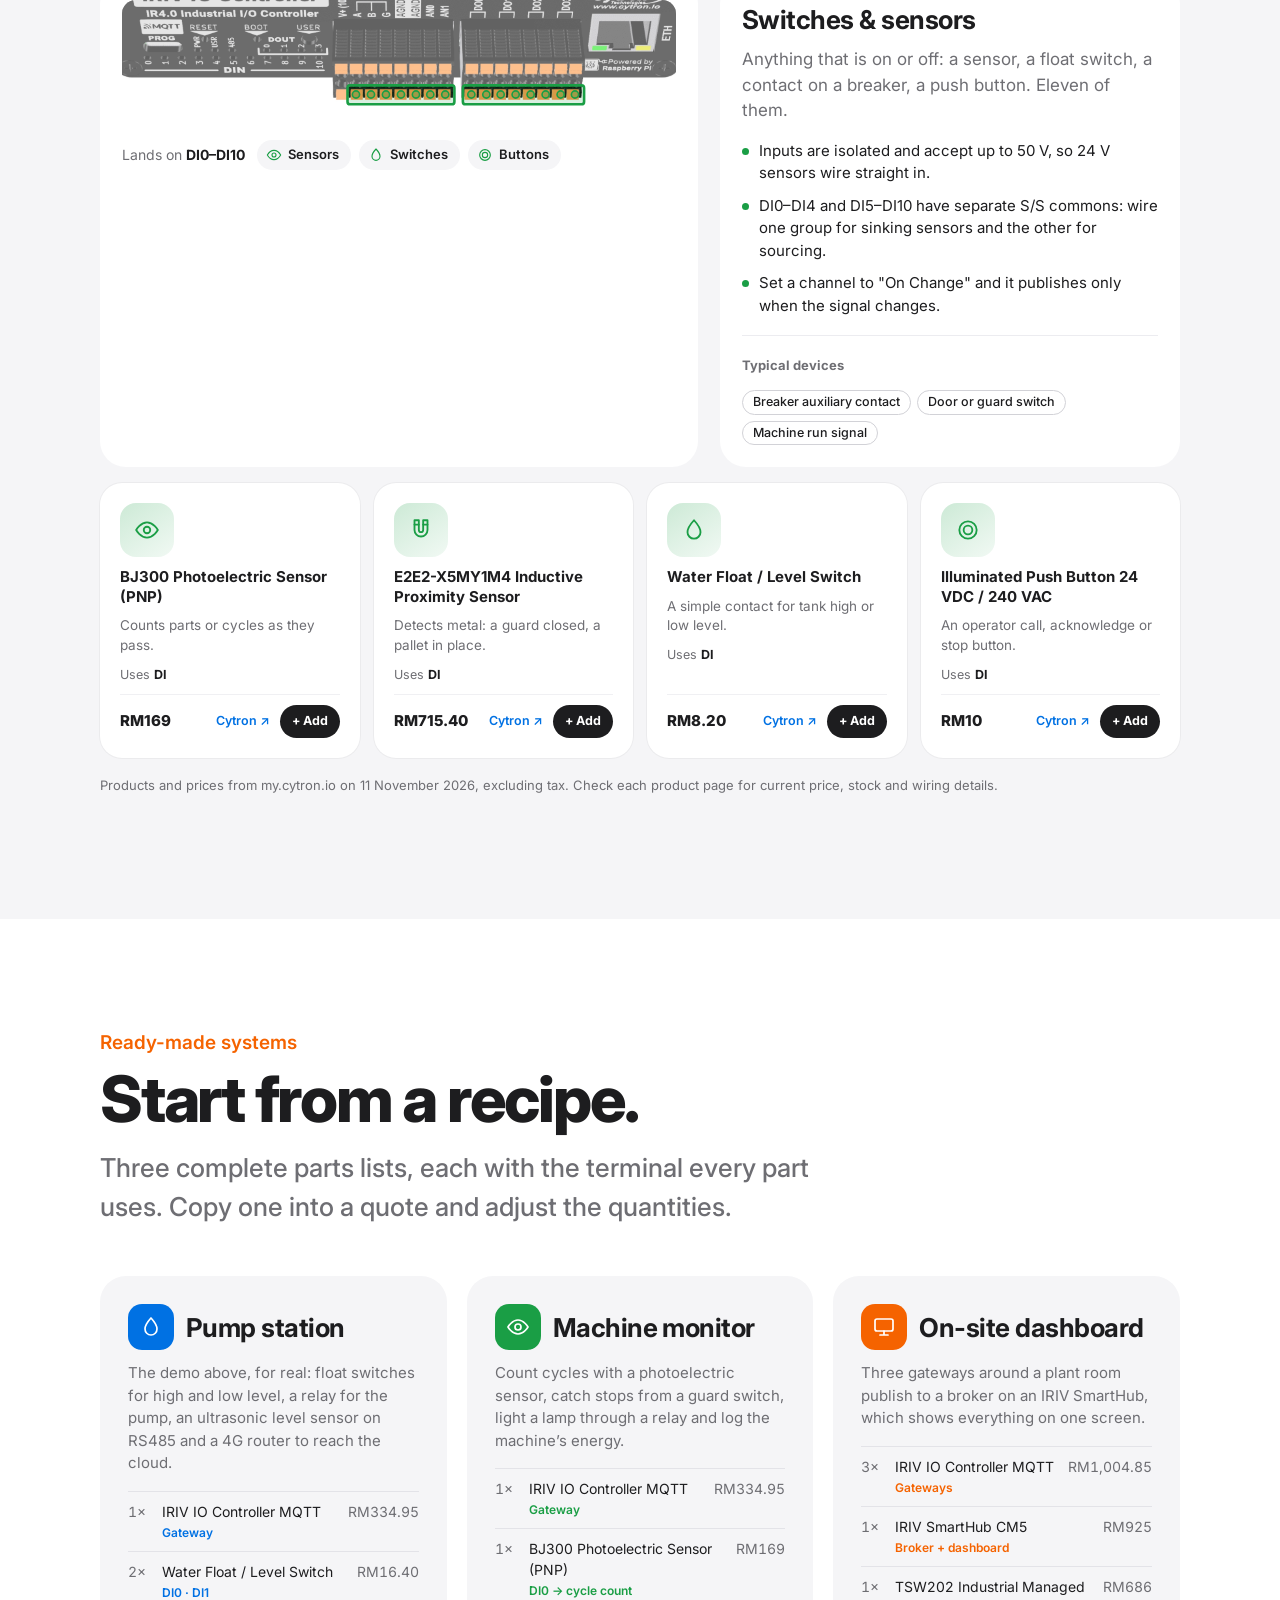
<file: short-video-of-iriv-ioc/index.html>
<!doctype html>
<html lang="en">
<head>
<meta charset="utf-8">
<meta name="viewport" content="width=device-width, initial-scale=1">
<title>IRIV IO Controller MQTT Tour</title>
<meta name="description" content="A film, a hands-on MQTT demo and an interactive map of every terminal on the IRIV IO Controller MQTT industrial I/O gateway.">
<link rel="preconnect" href="https://fonts.googleapis.com">
<link rel="preconnect" href="https://fonts.gstatic.com" crossorigin>
<link href="https://fonts.googleapis.com/css2?family=Inter:wght@400;500;600;700;800&display=swap" rel="stylesheet">
<style>
  :root { --ink: #1d1d1f; --muted: #6e6e73; --line: #d2d2d7; --soft: #f5f5f7; --accent: #f56300; --blue: #0071e3; --bg: #fff; }
  * { box-sizing: border-box; }
  html { scroll-behavior: smooth; }
  body { margin: 0; background: var(--bg); color: var(--ink); font: 17px/1.5 Inter, -apple-system, "Segoe UI", system-ui, sans-serif; -webkit-font-smoothing: antialiased; }
  a { color: var(--blue); text-decoration: none; }
  a:hover { text-decoration: underline; }
  button { font: inherit; }

  nav { position: sticky; top: 0; z-index: 10; background: rgba(255,255,255,.72); backdrop-filter: saturate(180%) blur(20px); -webkit-backdrop-filter: saturate(180%) blur(20px); border-bottom: 1px solid rgba(0,0,0,.08); }
  nav .in { max-width: 1080px; margin: 0 auto; padding: 0 22px; height: 52px; display: flex; align-items: center; gap: 28px; }
  nav b { font-size: 19px; font-weight: 700; letter-spacing: -.3px; margin-right: auto; }
  nav a { color: var(--ink); font-size: 13px; }
  nav .links { display: flex; gap: 26px; }
  nav .buy { background: var(--blue); color: #fff; padding: 5px 12px; border-radius: 99px; font-size: 12px; }
  nav .buy:hover { text-decoration: none; background: #0077ed; }
  @media (max-width: 720px) { nav .links { display: none; } }

  section { padding: 110px 22px; }
  .wrap { max-width: 1080px; margin: 0 auto; }
  .eyebrow { color: var(--accent); font-weight: 600; font-size: 19px; margin: 0 0 8px; }
  h1, h2 { font-weight: 800; letter-spacing: -.035em; line-height: 1.05; margin: 0; }
  h1 { font-size: clamp(48px, 9vw, 96px); }
  h2 { font-size: clamp(38px, 6vw, 64px); }
  .lede { font-size: clamp(19px, 2.4vw, 26px); color: var(--muted); font-weight: 500; margin: 16px 0 0; max-width: 760px; }
  .center { text-align: center; }
  .center .lede { margin-left: auto; margin-right: auto; }

  /* hero */
  .hero { padding-top: 70px; padding-bottom: 0; overflow: hidden; }
  .hero-links { display: flex; justify-content: center; gap: 28px; align-items: center; margin: 26px 0 0; font-size: 19px; }
  .pill { background: var(--blue); color: #fff; padding: 11px 24px; border-radius: 99px; font-weight: 600; }
  .pill:hover { text-decoration: none; background: #0077ed; }
  .hero-img { display: block; width: min(640px, 88vw); height: auto; margin: 30px auto -40px; filter: drop-shadow(0 40px 50px rgba(0,0,0,.22)); }
  .bento { display: grid; grid-template-columns: repeat(6, 1fr); gap: 14px; margin-top: 50px; text-align: left; }
  .tile { grid-column: span 2; background: #fff; border-radius: 26px; padding: 30px; min-height: 230px; display: flex; flex-direction: column; justify-content: flex-end; }
  .tile.wide { grid-column: span 3; }
  .tile .n { font-size: clamp(44px, 5vw, 72px); font-weight: 800; letter-spacing: -.045em; line-height: 1; color: var(--c, var(--ink)); }
  .tile b { display: block; font-size: 21px; letter-spacing: -.015em; margin-top: 10px; }
  .tile p { margin: 6px 0 0; color: var(--muted); font-size: 15px; }
  .tile:nth-child(2) { transition-delay: .08s; } .tile:nth-child(3) { transition-delay: .16s; } .tile:nth-child(4) { transition-delay: .24s; } .tile:nth-child(5) { transition-delay: .32s; } .tile:nth-child(6) { transition-delay: .4s; }
  @media (max-width: 880px) { .tile, .tile.wide { grid-column: span 3; } }
  @media (max-width: 560px) { .tile, .tile.wide { grid-column: span 6; min-height: 0; } }
  .dark { background: #000; color: #f5f5f7; }
  .dark h2 { background: linear-gradient(90deg, #fff 30%, #ffb070); -webkit-background-clip: text; background-clip: text; color: transparent; }
  .dark .lede { color: #a1a1a6; }
  .dark .cmcard, .dark .kits div, .dark .feat div, .dark .sw span { color: var(--ink); }

  /* film */
  .player { margin: 48px auto 0; max-width: 1200px; }
  .screen { position: relative; border-radius: 26px; overflow: hidden; background: #fff; box-shadow: 0 0 0 1px rgba(0,0,0,.06), 0 30px 80px -30px rgba(0,0,0,.25); cursor: pointer; }
  .screen canvas { display: block; width: 100%; height: auto; aspect-ratio: 16 / 9; }
  .bigplay { position: absolute; inset: 0; margin: auto; width: 84px; height: 84px; border-radius: 50%; border: 0; background: rgba(29,29,31,.78); color: #fff; display: grid; place-items: center; cursor: pointer; transition: opacity .25s, transform .25s; }
  .bigplay svg { width: 30px; height: 30px; margin-left: 5px; }
  .playing .bigplay { opacity: 0; transform: scale(.9); pointer-events: none; }
  .bar { display: flex; align-items: center; gap: 14px; margin-top: 18px; padding: 0 6px; flex-wrap: wrap; }
  .ctl { width: 40px; height: 40px; border-radius: 50%; border: 0; background: var(--soft); color: var(--ink); display: grid; place-items: center; cursor: pointer; flex: none; }
  .ctl:hover { background: #e8e8ed; }
  .ctl svg { width: 16px; height: 16px; }
  .time { font-variant-numeric: tabular-nums; font-size: 13px; color: var(--muted); width: 92px; flex: none; }
  input[type=range] { flex: 1; min-width: 140px; accent-color: var(--accent); }
  .dl { border: 0; border-radius: 99px; background: var(--ink); color: #fff; padding: 10px 18px; font-size: 14px; font-weight: 600; cursor: pointer; flex: none; }
  .dl:disabled { opacity: .6; cursor: progress; }
  .files { font-size: 13px; font-weight: 600; color: var(--muted); }
  .dlnote { width: 100%; font-size: 13px; color: var(--muted); min-height: 20px; text-align: right; }
  .chapters { display: flex; gap: 8px; flex-wrap: wrap; margin-top: 14px; padding: 0 6px; }
  .chapters button { border: 1px solid var(--line); background: #fff; border-radius: 99px; padding: 6px 13px; font-size: 13px; color: var(--ink); cursor: pointer; }
  .chapters button:hover { border-color: var(--ink); }
  .chapters button.on { background: var(--ink); border-color: var(--ink); color: #fff; }

  /* pin maps */
  .grey { background: var(--soft); }
  .map { display: grid; grid-template-columns: minmax(0, 1.55fr) minmax(280px, 1fr); gap: 34px; margin-top: 56px; align-items: start; }
  @media (max-width: 880px) { .map { grid-template-columns: 1fr; } }
  .stage { background: #fff; border-radius: 26px; padding: 18px; position: sticky; top: 76px; }
  @media (max-width: 880px) { .stage { position: static; } }
  .stage svg { display: block; width: 100%; height: auto; }
  .hot rect { fill: color-mix(in srgb, var(--c) 10%, transparent); stroke: var(--c); stroke-width: 1.6; vector-effect: non-scaling-stroke; cursor: pointer; transition: fill .2s, stroke-width .2s; }
  .hot:hover rect, .hot:focus-visible rect { fill: color-mix(in srgb, var(--c) 22%, transparent); }
  .hot.on rect { fill: color-mix(in srgb, var(--c) 26%, transparent); stroke-width: 3.2; }
  .hot:focus { outline: none; }
  @keyframes pulse { 50% { stroke-opacity: .45; } }
  .list { display: grid; gap: 10px; }
  .card { text-align: left; border: 0; background: #fff; border-radius: 18px; padding: 16px 18px; cursor: pointer; color: var(--ink); box-shadow: 0 0 0 1px rgba(0,0,0,.05); transition: box-shadow .2s, transform .2s; }
  .card:hover { transform: translateY(-1px); box-shadow: 0 0 0 1px rgba(0,0,0,.08), 0 10px 24px -14px rgba(0,0,0,.3); }
  .card .nm { display: flex; align-items: center; gap: 10px; font-weight: 700; font-size: 17px; }
  .card .nm i { width: 11px; height: 11px; border-radius: 50%; background: var(--c); flex: none; }
  .card .more { display: none; margin-top: 8px; }
  .card.on { box-shadow: 0 0 0 2px var(--c); }
  .card.on .more { display: block; }
  .card h3 { font-size: 22px; letter-spacing: -.02em; margin: 0 0 6px; }
  .card p { margin: 0; color: var(--muted); font-size: 15px; }
  .chips { display: flex; flex-wrap: wrap; gap: 6px; margin-top: 12px; }
  .chips span { border: 1.5px solid var(--c); border-radius: 99px; padding: 2px 10px; font-size: 12.5px; font-weight: 600; }
  .terms { margin: 12px 0 0; padding: 0; list-style: none; font-size: 13.5px; }
  .terms li { display: flex; gap: 10px; padding: 5px 0; border-top: 1px solid #ececf0; }
  .terms b { width: 74px; flex: none; }
  .terms span { color: var(--muted); }

  /* terminal diagram */
  .blocks { display: grid; grid-template-columns: 1fr 1fr; gap: 26px; margin-top: 60px; }
  @media (max-width: 720px) { .blocks { grid-template-columns: 1fr; } }
  .block { background: #1d1d1f; border-radius: 22px; padding: 22px 18px 18px; color: #fff; }
  .block h4 { margin: 0 0 14px; font-size: 13px; color: #a1a1a6; font-weight: 600; text-transform: uppercase; letter-spacing: .08em; }
  .row { display: grid; grid-template-columns: repeat(8, 1fr); gap: 6px; }
  .row + .row { margin-top: 6px; }
  .pin { border: 0; border-radius: 10px; padding: 12px 2px 10px; background: #2c2c2e; color: #fff; cursor: pointer; display: grid; justify-items: center; gap: 6px; font-size: 11.5px; font-weight: 700; line-height: 1.1; min-width: 0; }
  .pin i { width: 16px; height: 16px; border-radius: 50%; background: radial-gradient(circle at 40% 35%, #ffb36b, #f56300 70%); box-shadow: inset 0 0 0 3px #3a3a3c; }
  .pin span { text-align: center; white-space: nowrap; }
  @media (max-width: 560px) { .pin { font-size: 8.5px; padding: 9px 0 8px; border-radius: 8px; } .row { gap: 4px; } .block { padding: 18px 10px 12px; } }
  .pin:hover, .pin.on { background: color-mix(in srgb, var(--c) 55%, #2c2c2e); }
  .legend { display: flex; flex-wrap: wrap; gap: 14px; margin-top: 20px; font-size: 13px; color: var(--muted); }
  .legend span { display: flex; align-items: center; gap: 7px; }
  .legend i { width: 10px; height: 10px; border-radius: 50%; background: var(--c); }

  /* specs */
  .cm { display: grid; grid-template-columns: 1fr 1fr; gap: 22px; margin-top: 56px; }
  @media (max-width: 720px) { .cm { grid-template-columns: 1fr; } }
  .cmcard { background: #fff; border-radius: 26px; padding: 34px; }
  .cmcard h3 { font-size: 44px; letter-spacing: -.03em; margin: 0 0 18px; }
  .cmcard:last-child h3 { color: var(--accent); }
  .cmcard dl { margin: 0; display: grid; gap: 14px; }
  .cmcard dt { font-size: 13px; color: var(--muted); font-weight: 600; }
  .cmcard dd { margin: 2px 0 0; font-size: 20px; font-weight: 700; }
  .feat { display: grid; grid-template-columns: repeat(auto-fit, minmax(230px, 1fr)); gap: 1px; background: var(--line); border-radius: 22px; overflow: hidden; margin-top: 30px; }
  .feat div { background: #fff; padding: 22px; }
  .feat b { display: block; font-size: 13px; color: var(--muted); font-weight: 600; margin-bottom: 4px; }
  .sw { display: flex; flex-wrap: wrap; gap: 10px; justify-content: center; margin-top: 30px; }
  .sw span { background: var(--soft); border-radius: 99px; padding: 8px 16px; font-weight: 600; font-size: 15px; }

  footer { border-top: 1px solid var(--line); padding: 26px 22px 40px; color: var(--muted); font-size: 12.5px; }
  footer .wrap { display: grid; gap: 6px; }

  /* what you can connect */
  .ctools { display: flex; flex-wrap: wrap; gap: 14px; align-items: center; justify-content: space-between; margin-top: 44px; }
  .tabs { display: flex; flex-wrap: wrap; gap: 8px; }
  .tab { border: 0; border-radius: 99px; padding: 9px 16px; background: #fff; color: var(--ink); box-shadow: 0 0 0 1px rgba(0,0,0,.08); font-size: 14px; font-weight: 600; display: flex; align-items: center; gap: 8px; cursor: pointer; transition: background .2s, color .2s; }
  .tab i { width: 9px; height: 9px; border-radius: 50%; background: var(--c); }
  .tab:hover { box-shadow: 0 0 0 1px var(--c); }
  .tab.on { background: var(--ink); color: #fff; box-shadow: none; }
  .search { position: relative; flex: 0 1 260px; }
  .search input { width: 100%; border: 0; border-radius: 99px; padding: 11px 16px 11px 40px; font: inherit; font-size: 14px; background: #fff; color: var(--ink); box-shadow: 0 0 0 1px rgba(0,0,0,.08); }
  .search input:focus { outline: none; box-shadow: 0 0 0 2px var(--blue); }
  .search svg { position: absolute; left: 14px; top: 50%; transform: translateY(-50%); color: var(--muted); }
  .cpanel { display: grid; grid-template-columns: minmax(0, 1.3fr) minmax(0, 1fr); gap: 22px; margin-top: 26px; }
  @media (max-width: 880px) { .cpanel { grid-template-columns: 1fr; } .search { flex: 1 1 100%; } }
  .portview, .tipcard { background: #fff; border-radius: 26px; padding: 22px; }
  .portview svg { display: block; width: 100%; height: auto; border-radius: 14px; }
  .pv-hot rect { fill: color-mix(in srgb, var(--c) 16%, transparent); stroke: var(--c); stroke-width: 2.6; vector-effect: non-scaling-stroke; }
  .pv-hot circle { fill: color-mix(in srgb, var(--c) 30%, transparent); stroke: var(--c); stroke-width: 1.6; vector-effect: non-scaling-stroke; }
  .pvcap { display: flex; flex-wrap: wrap; gap: 8px; align-items: center; margin-top: 16px; font-size: 14px; color: var(--muted); }
  .pvcap > span:first-child { margin-right: 4px; }
  .pvcap b { color: var(--ink); }
  .pvcap .dev { white-space: nowrap; display: inline-flex; gap: 6px; align-items: center; background: var(--soft); border-radius: 99px; padding: 5px 12px 5px 9px; color: var(--ink); font-weight: 600; font-size: 13px; }
  .pvcap .dev svg { color: var(--c); }
  .tipcard h3 { font-size: 26px; letter-spacing: -.02em; margin: 0 0 8px; }
  .tipcard > p { color: var(--muted); margin: 0 0 16px; }
  .tipcard ul { margin: 0; padding: 0; list-style: none; display: grid; gap: 10px; font-size: 15px; }
  .tipcard li { display: flex; gap: 10px; }
  .tipcard li::before { content: ''; flex: none; width: 7px; height: 7px; border-radius: 50%; background: var(--c); margin-top: 8px; }
  .generic { margin-top: 18px; padding-top: 16px; border-top: 1px solid #ececf0; }
  .generic b { font-size: 13px; color: var(--muted); }
  .generic .chips span { border-color: var(--line); font-weight: 500; }
  .filters { display: flex; flex-wrap: wrap; gap: 6px; margin-top: 24px; }
  .filters button { border: 0; border-radius: 99px; padding: 6px 13px; font-size: 13px; font-weight: 600; background: transparent; color: var(--muted); cursor: pointer; }
  .filters button:hover { color: var(--ink); }
  .filters button.on { background: #fff; color: var(--ink); box-shadow: 0 0 0 1px rgba(0,0,0,.08); }
  .products { display: grid; grid-template-columns: repeat(auto-fill, minmax(240px, 1fr)); gap: 14px; margin-top: 16px; }
  .prod { background: #fff; border-radius: 22px; padding: 20px; display: flex; flex-direction: column; gap: 10px; box-shadow: 0 0 0 1px rgba(0,0,0,.04); transition: transform .2s, box-shadow .2s; }
  .prod:hover { transform: translateY(-2px); box-shadow: 0 0 0 1px rgba(0,0,0,.06), 0 16px 30px -18px rgba(0,0,0,.35); }
  .prod.in-sys { box-shadow: 0 0 0 2px var(--c); }
  .prod .top { display: flex; justify-content: space-between; align-items: flex-start; gap: 8px; }
  .prod .ic { width: 54px; height: 54px; border-radius: 16px; display: grid; place-items: center; color: var(--c); background: linear-gradient(145deg, color-mix(in srgb, var(--c) 22%, #fff), color-mix(in srgb, var(--c) 6%, #fff)); }
  .prod .ptag { font-size: 11.5px; font-weight: 700; color: var(--c); background: color-mix(in srgb, var(--c) 10%, #fff); padding: 3px 9px; border-radius: 99px; }
  .prod b { font-size: 15px; line-height: 1.3; }
  .prod b a { color: var(--ink); }
  .prod p { margin: 0; color: var(--muted); font-size: 13.5px; line-height: 1.45; }
  .uses { font-size: 12.5px; color: var(--muted); }
  .uses span { font-weight: 700; color: var(--ink); }
  .prod .ft { margin-top: auto; padding-top: 10px; border-top: 1px solid #f0f0f3; display: flex; align-items: center; gap: 10px; }
  .prod .ft .price { font-weight: 800; font-size: 15px; margin-right: auto; }
  .prod .ft a { font-size: 12.5px; font-weight: 600; }
  .add { border: 0; border-radius: 99px; background: var(--ink); color: #fff; font-size: 12.5px; font-weight: 700; padding: 7px 12px; cursor: pointer; white-space: nowrap; }
  .add.on { background: var(--c); }
  .empty { padding: 50px 20px; text-align: center; color: var(--muted); }
  .note { font-size: 13px; color: var(--muted); margin-top: 18px; }

  /* my system builder */
  .sysbtn { position: fixed; right: 22px; bottom: 22px; z-index: 20; border: 0; border-radius: 99px; background: var(--ink); color: #fff; padding: 13px 20px; font-weight: 700; font-size: 14px; box-shadow: 0 14px 30px -12px rgba(0,0,0,.5); cursor: pointer; display: none; align-items: center; gap: 10px; }
  .sysbtn.show { display: flex; }
  .sysbtn em { font-style: normal; background: var(--accent); border-radius: 99px; padding: 1px 8px; font-size: 12px; }
  .sysbtn.bump { animation: bump .45s; }
  @keyframes bump { 40% { transform: scale(1.08); } }
  .scrim { position: fixed; inset: 0; z-index: 25; background: rgba(0,0,0,.25); opacity: 0; pointer-events: none; transition: opacity .3s; }
  .scrim.open { opacity: 1; pointer-events: auto; }
  .drawer { position: fixed; top: 0; right: 0; bottom: 0; width: min(430px, 100%); z-index: 30; background: #fff; box-shadow: -20px 0 60px -30px rgba(0,0,0,.4); transform: translateX(105%); transition: transform .35s cubic-bezier(.2,.7,.2,1); display: flex; flex-direction: column; visibility: hidden; }
  .drawer.open { transform: none; visibility: visible; }
  .dhead { padding: 18px 22px; border-bottom: 1px solid var(--line); display: flex; align-items: center; justify-content: space-between; }
  .dhead h3 { margin: 0; font-size: 22px; letter-spacing: -.02em; }
  .dx { border: 0; background: var(--soft); width: 34px; height: 34px; border-radius: 50%; cursor: pointer; font-size: 18px; line-height: 1; }
  .dbody { flex: 1; overflow: auto; padding: 4px 22px 22px; }
  .sitem { display: grid; grid-template-columns: 1fr auto; gap: 4px 12px; padding: 12px 0; border-bottom: 1px solid #f0f0f3; font-size: 14px; }
  .sitem b { font-weight: 600; line-height: 1.3; }
  .sitem small { color: var(--muted); font-size: 12px; }
  .qty { display: flex; align-items: center; gap: 6px; }
  .qty button { width: 26px; height: 26px; border-radius: 50%; border: 0; background: var(--soft); cursor: pointer; font-weight: 700; }
  .qty span { min-width: 18px; text-align: center; font-variant-numeric: tabular-nums; }
  .sitem .lp { text-align: right; color: var(--muted); font-size: 13px; font-variant-numeric: tabular-nums; }
  .dbody h4 { margin: 22px 0 10px; font-size: 13px; color: var(--muted); text-transform: uppercase; letter-spacing: .06em; }
  .meters { display: grid; gap: 11px; }
  .meter { font-size: 13px; }
  .meter div { display: flex; justify-content: space-between; }
  .meter i { display: block; height: 6px; border-radius: 9px; background: #ececf0; margin-top: 4px; overflow: hidden; }
  .meter i b { display: block; height: 100%; background: #1a9e45; border-radius: 9px; transition: width .3s; }
  .meter.over i b { background: #e5383b; }
  .meter.over span { color: #e5383b; font-weight: 700; }
  .warn { margin-top: 14px; display: grid; gap: 8px; }
  .warn div { background: #fff4e5; color: #8a4b00; border-radius: 12px; padding: 10px 12px; font-size: 13px; }
  .warn .ok { background: #e9f7ee; color: #15703a; }
  .dfoot { border-top: 1px solid var(--line); padding: 16px 22px 20px; display: grid; gap: 12px; }
  .dfoot .sum b { font-size: 26px; letter-spacing: -.02em; }
  .dfoot .sum small { color: var(--muted); font-size: 12px; }
  .btns { display: flex; gap: 8px; }
  .btns button { flex: 1; }
  .recipe .btns { margin-top: 14px; }
  .ghostbtn { border: 0; border-radius: 99px; background: #fff; color: var(--ink); box-shadow: 0 0 0 1px var(--line); padding: 9px 15px; font-size: 13px; font-weight: 600; cursor: pointer; }
  button:disabled { opacity: .45; cursor: default; }

  /* ready-made systems */
  .recipes { display: grid; grid-template-columns: repeat(auto-fit, minmax(300px, 1fr)); gap: 20px; margin-top: 50px; }
  .recipe { background: var(--soft); border-radius: 26px; padding: 28px; display: flex; flex-direction: column; }
  .recipe .hd { display: flex; align-items: center; gap: 12px; }
  .recipe .hd span { width: 46px; height: 46px; border-radius: 14px; display: grid; place-items: center; background: var(--c); color: #fff; }
  .recipe h3 { font-size: 26px; letter-spacing: -.02em; margin: 0; }
  .recipe > p { color: var(--muted); margin: 12px 0 16px; font-size: 15px; }
  .parts { list-style: none; margin: 0 0 18px; padding: 0; font-size: 14px; }
  .parts li { display: grid; grid-template-columns: 26px 1fr auto; gap: 8px; padding: 9px 0; border-top: 1px solid #e3e3e8; align-items: start; }
  .parts .q { color: var(--muted); font-variant-numeric: tabular-nums; }
  .parts a { color: var(--ink); }
  .parts small { display: block; color: var(--c); font-weight: 600; font-size: 12px; margin-top: 2px; }
  .parts .pr { font-variant-numeric: tabular-nums; color: var(--muted); }
  .total { margin-top: auto; padding-top: 4px; display: flex; justify-content: space-between; align-items: center; gap: 10px; }
  .total b { font-size: 22px; letter-spacing: -.02em; white-space: nowrap; }
  .total small { display: block; font-size: 12px; color: var(--muted); font-weight: 500; letter-spacing: 0; }
  .copy { border: 0; border-radius: 99px; background: var(--ink); color: #fff; padding: 9px 15px; font-size: 13px; font-weight: 600; cursor: pointer; flex: none; }
  .cta { margin-top: 56px; background: #1d1d1f; color: #fff; border-radius: 26px; padding: 36px; display: flex; flex-wrap: wrap; gap: 20px; align-items: center; justify-content: space-between; }
  .cta h3 { margin: 0; font-size: 28px; letter-spacing: -.02em; }
  .cta p { margin: 6px 0 0; color: #a1a1a6; }
  .cta a { background: #fff; color: var(--ink); border-radius: 99px; padding: 11px 20px; font-weight: 700; font-size: 15px; }
  .cta a:hover { text-decoration: none; background: #f5f5f7; }
  @media (prefers-reduced-motion: reduce) { .wire { animation: none; } }

  /* live demo */
  .demo-sec { background: #000; color: #f5f5f7; }
  .demo-sec h2 { color: #f5f5f7; }
  .demo-sec .lede { color: #a1a1a6; }
  .dtabs { display: inline-flex; gap: 4px; background: #1d1d1f; border-radius: 99px; padding: 5px; margin-top: 30px; }
  .dtabs button { border: 0; background: transparent; color: #a1a1a6; padding: 9px 18px; border-radius: 99px; font-weight: 600; font-size: 14px; cursor: pointer; }
  .dtabs button.on { background: #f5f5f7; color: #1d1d1f; }
  .demo-wrap { max-width: 1200px; margin: 34px auto 0; }
  .demo-wrap canvas { display: block; width: 100%; height: auto; aspect-ratio: 16 / 9; border-radius: 26px; background: #0b1220; }
  .dsteps { display: grid; grid-template-columns: repeat(4, 1fr); gap: 14px; margin-top: 16px; }
  @media (max-width: 760px) { .dsteps { grid-template-columns: 1fr 1fr; } }
  .dstep { background: #1d1d1f; border-radius: 18px; padding: 18px; }
  .dstep small { color: var(--c); font-weight: 700; font-size: 12px; text-transform: uppercase; letter-spacing: .06em; }
  .dstep b { display: block; color: #f5f5f7; font-size: 16px; margin-top: 4px; }
  .dstep p { margin: 6px 0 0; color: #a1a1a6; font-size: 14px; line-height: 1.45; }
  .kits { display: grid; grid-template-columns: repeat(auto-fit, minmax(240px, 1fr)); gap: 14px; margin-top: 22px; text-align: left; }
  .kits div { background: #fff; border-radius: 22px; padding: 24px; }
  .kits b { display: block; font-size: 20px; letter-spacing: -.01em; margin-bottom: 6px; }
  .kits p { margin: 0; color: var(--muted); font-size: 15px; }
  .blocks.one { grid-template-columns: minmax(0, 640px); justify-content: center; }

  .reveal { opacity: 0; transform: translateY(14px); transition: opacity .7s ease, transform .7s cubic-bezier(.2,.7,.2,1); }
  .reveal.in { opacity: 1; transform: none; }
  @media (prefers-reduced-motion: reduce) { .reveal { opacity: 1; transform: none; transition: none; } html { scroll-behavior: auto; } }

  /* pinned look-around: one sticky stage, frames cross-fade as the page scrolls */
  .tour { padding: 0; }
  .tour.pinned { height: 420vh; }
  .tour-pin { max-width: 1200px; margin: 0 auto; padding: 90px 22px; display: grid; gap: 80px; }
  .tour.pinned .tour-pin { position: sticky; top: 52px; height: calc(100vh - 52px); padding: 0; display: block; overflow: hidden; }
  .frame { display: grid; grid-template-columns: minmax(0, 1.3fr) minmax(0, 1fr); gap: 40px; align-items: center; }
  .tour.pinned .frame { position: absolute; inset: 0 22px 30px; opacity: 0; }
  .frame img { display: block; width: 100%; height: auto; max-height: 76vh; object-fit: contain; }
  .frame img.wide { aspect-ratio: 2.3; object-fit: cover; }
  .frame h2 { font-size: clamp(32px, 4.4vw, 56px); }
  .frame p:not(.eyebrow) { color: var(--muted); font-size: clamp(17px, 1.6vw, 21px); margin: 14px 0 0; }
  .frame .chips span { border-color: var(--c); }
  .tour-bar { display: none; position: absolute; left: 22px; right: 22px; bottom: 26px; height: 3px; background: var(--line); border-radius: 3px; }
  .tour.pinned .tour-bar { display: block; }
  .tour-bar i { display: block; height: 100%; width: 0; background: var(--accent); border-radius: 3px; }
  @media (max-width: 880px) { .frame { grid-template-columns: 1fr; gap: 14px; align-content: center; } .frame img:not(.wide) { max-height: 44vh; } }
  .map.grey-stage .stage { background: var(--soft); }
  .stat .n { display: block; font-size: clamp(110px, 24vw, 280px); font-weight: 800; letter-spacing: -.06em; line-height: .9; font-variant-numeric: tabular-nums; background: linear-gradient(90deg, #fff 25%, #ffb070); -webkit-background-clip: text; background-clip: text; color: transparent; }
  .stat a { color: #6cb2ff; font-size: 19px; }

  /* try-it panel: a mimic of the gateway's live I/O view beside the messages it would publish */
  .try { max-width: 1200px; margin: 34px auto 0; display: grid; grid-template-columns: minmax(0, 1.1fr) minmax(0, 1fr); gap: 16px; text-align: left; }
  @media (max-width: 880px) { .try { grid-template-columns: minmax(0, 1fr); } }
  .mimic, .mlog { background: #131c2e; border: 1px solid #263550; border-radius: 22px; padding: 22px; }
  .try h3 { margin: 0 0 10px; font-size: 13px; letter-spacing: .08em; text-transform: uppercase; color: #9fb0cc; display: flex; justify-content: space-between; gap: 10px; }
  .try h3 span { color: #6cb2ff; letter-spacing: 0; text-transform: none; }
  .chan { display: flex; flex-wrap: wrap; gap: 8px; margin-bottom: 20px; }
  .chan button { min-width: 64px; min-height: 44px; border-radius: 10px; border: 1px solid #2c3d5c; background: #0f2747; color: #c9d6ea; font-weight: 700; font-size: 14px; cursor: pointer; display: inline-flex; align-items: center; justify-content: center; gap: 7px; transition: background .2s, border-color .2s; }
  .chan button i { width: 9px; height: 9px; border-radius: 50%; background: #55627a; }
  .chan button[aria-pressed=true] { background: color-mix(in srgb, var(--c) 30%, #0f2747); border-color: var(--c); color: #fff; }
  .chan button[aria-pressed=true] i { background: var(--c); box-shadow: 0 0 0 4px color-mix(in srgb, var(--c) 30%, transparent); }
  .an input { width: 100%; min-width: 0; }
  .an { display: grid; grid-template-columns: 112px minmax(0, 1fr) 68px; gap: 12px; align-items: center; font-size: 14px; font-weight: 600; color: #c9d6ea; min-height: 44px; }
  .an output { text-align: right; font-variant-numeric: tabular-nums; color: #fff; }
  #try-log { display: grid; gap: 8px; align-content: start; min-height: 330px; }
  #try-log p { margin: 0; padding: 10px 12px; border-radius: 10px; background: rgba(255,255,255,.05); font: 13.5px/1.4 ui-monospace, Consolas, monospace; color: #dbe6f7; display: flex; justify-content: space-between; gap: 12px; overflow-wrap: anywhere; }
  #try-log p:first-child:not(.idle) { background: rgba(10,132,255,.28); }
  #try-log p.idle { font-family: inherit; font-size: 15px; color: #9fb0cc; }
  #try-log b { color: #ffd60a; font-weight: 600; white-space: nowrap; }
  .demo-note code { font-size: .95em; color: #fff; }
  @media (max-width: 480px) { nav b { font-size: 15px; } nav .buy { white-space: nowrap; } nav .in { gap: 10px; } }
  .shots { display: grid; grid-template-columns: 1fr 1fr; gap: 20px; margin-top: 50px; }
  @media (max-width: 880px) { .shots { grid-template-columns: 1fr; } }
  .shots figure { margin: 0; background: var(--soft); border-radius: 22px; padding: 14px; }
  .shots img { display: block; width: 100%; height: auto; border-radius: 12px; }
  .shots figcaption { padding: 14px 8px 6px; color: var(--muted); font-size: 15px; }
  .shots figcaption b { color: var(--ink); }
</style>
<link rel="stylesheet" href="../styles/iriv-tour-media.css">
</head>
<body>
<nav><div class="in">
  <b>IRIV IO Controller MQTT</b>
  <span class="links"><a href="#film">Film</a><a href="#look">Look around</a><a href="#try">Try it</a><a href="#demo">Live demo</a><a href="#setup">Setup</a><a href="#front">Terminals</a><a href="#connect">Connect</a><a href="#specs">Specs</a></span>
  <a class="buy" href="https://my.cytron.io/p-iriv-io-controller-mqtt-ir4.0-industrial-i-o-controller-with-mqtt-ready" target="_blank" rel="noopener">Buy from Cytron</a>
</div></nav>

<section class="hero center" id="top">
  <div class="wrap">
    <p class="eyebrow">IRIV IO Controller MQTT</p>
    <h1>Wire it in. It’s on MQTT.</h1>
    <p class="lede">An industrial I/O gateway with 11 isolated inputs, 4 outputs, 2 analog inputs and RS485. Set it up in a browser and every signal is published to your broker. No code.</p>
    <p class="hero-links"><a class="pill" href="#film">Watch the film</a><a href="https://my.cytron.io/p-iriv-io-controller-mqtt-ir4.0-industrial-i-o-controller-with-mqtt-ready" target="_blank" rel="noopener">Buy ›</a></p>
  </div>
  <img class="hero-img" style="filter:none" src="images/hero.webp" width="1600" height="1600" alt="IRIV IO Controller MQTT, three-quarter view of the front panel" fetchpriority="high">
</section>

<section class="center" id="film">
  <div class="wrap">
    <p class="eyebrow reveal">The film</p>
    <h2 class="reveal">Every terminal, explained.</h2>
    <p class="lede reveal">A narrated tour of all 32 terminals, a pump station, a machine monitor and the browser setup.</p>
  </div>
  <div class="player">
    <div class="screen" id="screen">
      <video id="tour-video" controls playsinline preload="metadata" poster="images/tour-poster.jpg" aria-label="IRIV IO Controller MQTT narrated tour">
        <source src="IRIV-IO-Controller-MQTT-tour.mp4" type="video/mp4">
        <track kind="captions" srclang="en" label="English" src="IRIV-IO-Controller-MQTT-tour.vtt" default>
        <a href="IRIV-IO-Controller-MQTT-tour.mp4">Download the narrated film</a>
      </video>
    </div>
    <p class="film-status" id="film-status">English narration · short captions · 1080p. Use the player controls for sound and captions.</p>
    <div class="bar">
      <a class="dl" href="IRIV-IO-Controller-MQTT-tour.mp4" download>Download narrated MP4</a>
      <a class="files" href="IRIV-IO-Controller-MQTT-tour.vtt" download>Download captions (.vtt)</a>
    </div>
    <div class="film-next" id="film-next"><a href="#connect">Explore connections and compatible accessories →</a><a href="../iriv-controllers/">Compare the IRIV family</a></div>
    <details class="transcript"><summary>Read the narration transcript</summary><div id="tour-transcript"></div></details>
    <div class="chapters" id="chapters"></div>
  </div>
</section>

<section class="tour" id="look" aria-label="A look around the IO Controller">
  <div class="tour-pin">
    <div class="frame" style="--c:#f56300">
      <img src="images/iso.webp" width="1200" height="1200" alt="IO Controller MQTT seen from above the front corner" loading="lazy">
      <div><p class="eyebrow">Look around</p><h2>A gateway, not a project.</h2><p>It arrives with the MQTT firmware installed. There is no program to write and nothing to compile.</p><div class="chips"><span>MQTT ready</span><span>Raspberry Pi RP2350</span><span>Metal case</span></div></div>
    </div>
    <div class="frame" style="--c:#1a9e45">
      <img src="images/front.webp" width="2000" height="2000" alt="Front panel with two terminal blocks, status LEDs and the Ethernet port" loading="lazy">
      <div><p class="eyebrow">The front</p><h2>Thirty-two terminals. One Ethernet port.</h2><p>Power, RS485, two analog inputs, eleven digital inputs and four outputs, all on push-in terminals with an LED for every channel.</p><div class="chips"><span>11× DI</span><span>4× DO</span><span>2× AN</span><span>RS485</span><span>ETH</span></div></div>
    </div>
    <div class="frame" style="--c:#86868b">
      <img src="images/rail.webp" width="1600" height="1600" alt="IO Controller clipped onto a DIN rail, showing the side switches" loading="lazy">
      <div><p class="eyebrow">In the cabinet</p><h2>Clips onto the rail.</h2><p>It mounts on a standard DIN rail. Two switches on the side set the RS485 terminator and choose voltage or current for each analog input.</p><div class="chips"><span>DIN rail</span><span>RS485 terminator</span><span>V / mA switches</span></div></div>
    </div>
    <div class="tour-bar" aria-hidden="true"><i id="tour-bar"></i></div>
  </div>
</section>

<section class="grey center" id="highlights">
  <div class="wrap">
    <p class="eyebrow reveal">Get the highlights</p>
    <h2 class="reveal">Old signals. New language.</h2>
    <div class="bento">
      <div class="tile wide reveal" style="--c:#1a9e45"><span class="n">11 + 4</span><b>Isolated inputs and outputs</b><p>Eleven digital inputs and four outputs, each isolated and rated up to 50 V.</p></div>
      <div class="tile wide reveal" style="--c:var(--accent)"><span class="n">0 code</span><b>Set up in a browser</b><p>Tick the channels, name the topics and save. The gateway does the rest.</p></div>
      <div class="tile reveal"><span class="n">2 × AN</span><b>Analog inputs</b><p>12-bit, each 0–10 V or 4–20 mA.</p></div>
      <div class="tile reveal"><span class="n">RS485</span><b>Modbus RTU to MQTT</b><p>Polls meters and sensors and publishes their values.</p></div>
      <div class="tile reveal"><span class="n">10–30 V</span><b>Surge-protected DC</b><p>Runs from the 24 V supply on the rail.</p></div>
      <div class="tile reveal"><span class="n">RM334.95</span><b>Price</b><p>From my.cytron.io, excluding tax.</p></div>
    </div>
  </div>
</section>

<section class="demo-sec" id="try">
  <div class="wrap center">
    <p class="eyebrow reveal">Try it</p>
    <h2 class="reveal">Flip an input. Watch the message.</h2>
    <p class="lede reveal">This panel behaves like the gateway’s own live view. Click an input or an output, or drag an analog value, and see what is published.</p>
  </div>
  <div class="try reveal">
    <div class="mimic">
      <h3>Digital inputs · DI0–DI10</h3><div class="chan" id="try-di"></div>
      <h3>Digital outputs · DO0–DO3</h3><div class="chan" id="try-do"></div>
      <h3>Analog inputs</h3>
      <label class="an">AN0 · 4–20 mA<input type="range" id="try-an0" min="4" max="20" step="0.1" value="4"><output id="try-an0v">4.0 mA</output></label>
      <label class="an">AN1 · 0–10 V<input type="range" id="try-an1" min="0" max="10" step="0.1" value="0"><output id="try-an1v">0.0 V</output></label>
    </div>
    <div class="mlog">
      <h3>Published to the broker <span id="try-count">0 messages</span></h3>
      <div id="try-log" aria-live="polite"><p class="idle">Nothing has changed, so nothing has been sent. That is report by exception.</p></div>
    </div>
  </div>
  <p class="demo-note">Simulation. The base topic <code>iriv/CB62</code> and the <code>di/0</code> style follow Cytron’s screenshots; other topics and the payloads are illustrative.</p>
</section>

<section class="demo-sec" id="demo" style="padding-top:0">
  <div class="wrap center">
    <p class="eyebrow reveal">Live demo</p>
    <h2 class="reveal">Watch it work.</h2>
    <p class="lede reveal">Two jobs it does well: running a pump from a float switch, and watching a machine for cycles and stops.</p>
    <div class="dtabs reveal" id="dtabs" role="tablist" aria-label="Demo"><button data-demo="pump" class="on" role="tab" aria-selected="true">Pump station</button><button data-demo="machine" role="tab" aria-selected="false">Machine monitor</button></div>
  </div>
  <div class="demo-wrap reveal"><canvas id="demo-canvas" width="1600" height="900"></canvas>
    <div class="demo-actions"><button id="demo-pause" aria-pressed="false">Pause demo</button><button id="demo-replay">Replay sequence</button></div>
    <p class="demo-stage-text" id="demo-stage-text" aria-live="polite"></p>
    <p class="demo-note">Simulation · illustrative sequence and values, not measured hardware performance.</p>
    <div class="dsteps" id="dsteps"></div></div>
</section>

<section id="setup">
  <div class="wrap">
    <p class="eyebrow reveal">Zero code</p>
    <h2 class="reveal">Set up in a web page.</h2>
    <p class="lede reveal">The gateway serves its own configuration pages. These are the real screens, from Cytron’s product page.</p>
    <div class="shots">
      <figure class="reveal"><img src="images/ui-dashboard.webp" width="1221" height="795" alt="The gateway’s dashboard page: device status and a live view of every input and output" loading="lazy"><figcaption><b>1 · See it live.</b> The dashboard shows uptime, the network and MQTT state, and every input and output as it changes.</figcaption></figure>
      <figure class="reveal"><img src="images/ui-inputs.webp" width="1231" height="793" alt="The gateway’s digital inputs page: a row per input with name, mode, topic, QoS and retain" loading="lazy"><figcaption><b>2 · Map each channel.</b> Tick an input, name it, choose “On Change” or a period, and set its topic, QoS and retain. Then save.</figcaption></figure>
    </div>
    <div class="feat reveal" style="margin-top:22px"><div><b>Network</b>Ethernet settings and your MQTT broker: host, port, client ID, base topic, keep-alive and optional login.</div><div><b>I/O</b>Digital inputs, digital outputs and analog inputs, each switched on or off per channel.</div><div><b>Field bus</b>Modbus RTU settings, with poll jobs to read devices and write jobs to command them.</div><div><b>Device</b>Diagnostics, including a test publish and manual Modbus reads from a phone browser.</div></div>
  </div>
</section>

<section class="grey" id="front">
  <div class="wrap">
    <p class="eyebrow reveal">Front panel</p>
    <h2 class="reveal">Everything wires in at the front.</h2>
    <p class="lede reveal">Two 16-way push-in terminal blocks, Ethernet, a USB-C setup port and an LED for every channel. Tap any area to see what it does.</p>
    <div class="map reveal" id="map-front"></div>
  </div>
</section>

<section id="pins">
  <div class="wrap">
    <p class="eyebrow reveal">Terminal map</p>
    <h2 class="reveal">All 32 terminals.</h2>
    <p class="lede reveal">Laid out as they sit on the front panel, left block and right block. Tap a terminal to highlight its group.</p>
    <div class="blocks reveal" id="blocks"></div>
    <div class="legend reveal" id="legend"></div>
  </div>
</section>

<section id="side" style="padding-top:0">
  <div class="wrap">
    <p class="eyebrow reveal">Side and back</p>
    <h2 class="reveal">Two switches and a rail clip.</h2>
    <p class="lede reveal">The side switches set the RS485 terminator and the analog input mode. The clip on the back holds it on a DIN rail.</p>
    <div class="map reveal grey-stage" id="map-side"></div>
  </div>
</section>

<section class="grey" id="connect">
  <div class="wrap">
    <p class="eyebrow reveal">What you can connect</p>
    <h2 class="reveal">Signals in. Messages out.</h2>
    <p class="lede reveal">Switches, sensors, relays, meters and a broker. Pick a terminal group to see where it is, how to wire it, and real parts you can order from Cytron. Add parts to <b>My system</b> to check the terminals and the price.</p>
    <div class="ctools reveal"><div class="tabs" id="tabs" role="tablist" aria-label="Terminals"></div>
      <label class="search"><svg viewBox="0 0 24 24" width="16" height="16" fill="none" stroke="currentColor" stroke-width="2.2" stroke-linecap="round"><circle cx="11" cy="11" r="7"/><path d="m20 20-4-4"/></svg><input id="psearch" type="search" placeholder="Search parts" aria-label="Search parts"></label></div>
    <div class="reveal" id="cpanel"></div>
    <p class="note">Products and prices from my.cytron.io on 11 November 2026, excluding tax. Check each product page for current price, stock and wiring details.</p>
  </div>
</section>

<section id="systems">
  <div class="wrap">
    <p class="eyebrow reveal">Ready-made systems</p>
    <h2 class="reveal">Start from a recipe.</h2>
    <p class="lede reveal">Three complete parts lists, each with the terminal every part uses. Copy one into a quote and adjust the quantities.</p>
    <div class="recipes reveal" id="recipes"></div>
    <div class="cta reveal">
      <div><h3>See it running in a whole city.</h3><p>IO Controllers report breakers, pumps, blowers and machines across the NeoVille smart city demo.</p></div>
      <a href="../">Open the smart city demo</a>
    </div>
  </div>
</section>

<section class="dark center" id="specs">
  <div class="wrap">
    <p class="eyebrow reveal">The details</p>
    <h2 class="reveal">Small gateway. Full spec.</h2>
    <p class="lede reveal">A Raspberry Pi RP2350 with isolated I/O, in a fanless metal case for the DIN rail.</p>
    <div class="kits reveal" id="kits"></div>
    <div class="feat reveal" id="feat" style="text-align:left"></div>
    <div class="sw reveal"><span>MQTT</span><span>JSON</span><span>Modbus RTU</span><span>HiveMQ</span><span>AWS IoT</span><span>Azure IoT</span><span>Node-RED</span></div>
  </div>
</section>

<button class="sysbtn" id="sysbtn" aria-label="Open my system"></button>
<div class="scrim" id="scrim"></div>
<aside class="drawer" id="drawer" aria-label="My system"><div class="dhead"><h3>My system</h3><button class="dx" id="dclose" aria-label="Close">×</button></div><div class="dbody" id="dbody"></div><div class="dfoot" id="dfoot"></div></aside>

<footer><div class="wrap">
  <div>Specifications and setup screens from the <a href="https://my.cytron.io/p-iriv-io-controller-mqtt-ir4.0-industrial-i-o-controller-with-mqtt-ready" target="_blank" rel="noopener">Cytron product page</a>, checked 11 November 2026. Check the IRIV IOC MQTT Gateway datasheet for wiring limits before installation. The demos are simulations; topics, payloads and values are illustrative.</div>
  <div>Also see the <a href="../short-video-of-iriv-smarthub/">IRIV SmartHub CM5 tour</a>, the <a href="../short-video-of-iriv-edgeai/">IRIV EdgeAI CM5 tour</a>, the <a href="../short-video-of-iriv-pi/">IRIV PiControl tour</a>, or <a href="../iriv-controllers/">compare the IRIV family</a>.</div>
  <div>Product images, screenshots and the IRIV name belong to Cytron Technologies. This tour is an independent explainer and is not published by Cytron.</div>
</div></footer>

<script src="data.js"></script>
<script src="demo.js"></script>
<script src="narration.js"></script>
<script src="../scripts/shared/iriv-tour-media.js"></script>
<script src="film.js"></script>
<script src="connect.js"></script>
<script>
/* ---------- player ---------- */
initTourPlayer();
const tourVideo = document.getElementById('tour-video');
new IntersectionObserver(es => { if (!es[0].isIntersecting && !tourVideo.paused) tourVideo.pause(); }, { threshold: .2 }).observe(tourVideo);

/* ---------- interactive maps ---------- */
function termList(g) {
  const ts = TERMINALS.filter(x => x.group === g.id), seen = new Set();
  const rows = ts.filter(x => !seen.has(x.name + x.fn) && seen.add(x.name + x.fn));
  return rows.length ? `<ul class="terms">${rows.map(x => `<li><b>${x.name}</b><span>${x.fn}</span></li>`).join('')}</ul>` : '';
}
function buildMap(el, img, vb, ids) {
  const hot = ids.map(id => { const g = G[id]; return `<g class="hot" data-id="${id}" style="--c:${g.color}" tabindex="0" role="button" aria-label="${g.name}">${g.rects.map(([x0, y0, x1, y1]) => `<rect x="${x0 - 3}" y="${y0 - 3}" width="${x1 - x0 + 6}" height="${y1 - y0 + 6}" rx="5"/>`).join('')}</g>`; }).join('');
  const cards = ids.map(id => { const g = G[id]; return `<button class="card" data-id="${id}" style="--c:${g.color}" aria-expanded="false"><div class="nm"><i></i>${g.name}</div><div class="more"><h3>${g.title}</h3><p>${g.body}</p><div class="chips">${g.chips.map(c => `<span>${c}</span>`).join('')}</div>${termList(g)}</div></button>`; }).join('');
  el.innerHTML = `<div class="stage"><svg viewBox="${vb}" role="group" aria-label="${img} view"><image href="${IMG[img]}" width="1000" height="1000"/>${hot}</svg></div><div class="list">${cards}</div>`;
  const select = id => el.querySelectorAll('[data-id]').forEach(n => { const on = n.dataset.id === id; n.classList.toggle('on', on); if (n.classList.contains('card')) n.setAttribute('aria-expanded', on); });
  el.addEventListener('click', e => { const n = e.target.closest('[data-id]'); if (n) select(n.dataset.id); });
  el.addEventListener('keydown', e => { const n = e.target.closest('.hot'); if (n && (e.key === 'Enter' || e.key === ' ')) { e.preventDefault(); select(n.dataset.id); } });
  select(ids[0]);
  return select;
}
const selectFront = buildMap(document.getElementById('map-front'), 'front', '80 430 850 300', ['power', 'rs485', 'ai', 'di', 'di2', 'do', 'lan', 'usb', 'status']);
buildMap(document.getElementById('map-side'), 'rail', '230 280 420 340', ['switches', 'din']);

/* ---------- terminal diagram ---------- */
const blockHtml = b => {
  const ts = TERMINALS.filter(x => x.block === b), cell = x => `<button class="pin" data-g="${x.group}" style="--c:${G[x.group].color}" title="${x.fn}"><i></i><span>${x.name.replace('RS485 ', '')}</span></button>`;
  return `<div class="block"><h4>${BLOCK_TITLES[b]}</h4><div class="row">${ts.filter(x => x.row === 'top').map(cell).join('')}</div><div class="row">${ts.filter(x => x.row === 'bottom').map(cell).join('')}</div></div>`;
};
const blocks = document.getElementById('blocks');
blocks.innerHTML = blockHtml(1) + blockHtml(2);
blocks.onclick = e => {
  const p = e.target.closest('.pin'); if (!p) return;
  blocks.querySelectorAll('.pin').forEach(n => n.classList.toggle('on', n.dataset.g === p.dataset.g));
  selectFront(p.dataset.g);
};
document.getElementById('legend').innerHTML = ['power', 'rs485', 'ai', 'di', 'di2', 'do'].map(id => `<span style="--c:${G[id].color}"><i></i>${G[id].name}</span>`).join('');

/* ---------- what you can connect ---------- */
const TAB_COLOR = Object.fromEntries(CONNECT.map(c => [c.id, c.color]));
const tabOf = k => CONNECT.find(c => c.items.includes(k));
const usesText = k => k === CONTROLLER ? 'The controller' : USES[k].length ? USES[k].map(r => RES[r][1]).join(' + ') : 'No port needed';
const VIEWBOX = { front: '80 560 850 190' };
// The real product photo with the tab's port highlighted.
function portView(c, color) {
  const [img, gids] = c.view, gs = gids.map(id => G[id]);
  const rects = gs.flatMap(g => g.rects).map(([x0, y0, x1, y1]) => `<rect x="${x0 - 3}" y="${y0 - 3}" width="${x1 - x0 + 6}" height="${y1 - y0 + 6}" rx="4"/>`).join('');
  const rings = gs.flatMap(g => g.pins || []).flatMap(p => (p.pair || [p.x]).map(x => `<circle cx="${x}" cy="${p.y}" r="5.5"/>`)).join('');
  return `<div class="portview" style="--c:${color}"><svg viewBox="${VIEWBOX[img]}" role="img" aria-label="${c.label} on the ${PRODUCT}">
      <image href="${IMG[img]}" width="1000" height="1000"/>
      <mask id="pvmask"><rect width="1000" height="1000" fill="#fff"/><g fill="#000">${rects}</g></mask>
      <rect width="1000" height="1000" fill="#fff" fill-opacity=".38" mask="url(#pvmask)"/>
      <g class="pv-hot">${rects}${rings}</g></svg>
    <div class="pvcap"><span>Lands on <b>${c.ports}</b></span>${c.devices.map((d, i) => `<span class="dev">${icon(c.icons[i], 16)}${d}</span>`).join('')}</div></div>`;
}
function prodCard(k, showTag) {
  const p = PRODUCTS[k], t = tabOf(k), color = TAB_COLOR[t.id], n = sys[k] || 0;
  return `<div class="prod${n ? ' in-sys' : ''}" data-k="${k}" style="--c:${color}"><div class="top"><div class="ic">${icon(p.icon, 26)}</div>${showTag ? `<span class="ptag">${t.label}</span>` : ''}</div>
    <b><a href="${p.url}" target="_blank" rel="noopener">${p.name}</a></b><p>${p.note}</p><div class="uses">Uses <span>${usesText(k)}</span></div>
    <div class="ft"><span class="price">${rm(p.price)}</span><a href="${p.url}" target="_blank" rel="noopener">Cytron ↗</a><button class="add${n ? ' on' : ''}" data-add="${k}">${n ? `✓ ${n} added` : '+ Add'}</button></div></div>`;
}
const tabs = document.getElementById('tabs'), cpanel = document.getElementById('cpanel'), psearch = document.getElementById('psearch');
tabs.innerHTML = CONNECT.map(c => `<button class="tab" role="tab" data-id="${c.id}" style="--c:${TAB_COLOR[c.id]}"><i></i>${c.label}</button>`).join('');
let curTab = CONNECT[0].id, curTopic = 'All';
function showTab(id, topic = 'All') {
  curTab = id; curTopic = topic;
  const c = CONNECT.find(x => x.id === id), color = TAB_COLOR[id];
  tabs.querySelectorAll('.tab').forEach(b => { const on = b.dataset.id === id; b.classList.toggle('on', on); b.setAttribute('aria-selected', on); });
  const items = topic === 'All' || !c.topics ? c.items : c.topics[topic];
  cpanel.innerHTML = `<div class="cpanel">${portView(c, color)}
    <div class="tipcard" style="--c:${color}"><h3>${c.label}</h3><p>${c.lede}</p><ul>${c.tips.map(t => `<li>${t}</li>`).join('')}</ul>
    ${c.generic ? `<div class="generic"><b>Typical devices</b><div class="chips">${c.generic.map(g => `<span>${g}</span>`).join('')}</div></div>` : ''}</div></div>
    ${c.topics ? `<div class="filters">${['All', ...Object.keys(c.topics)].map(t => `<button data-topic="${t}" class="${t === topic ? 'on' : ''}">${t}</button>`).join('')}</div>` : ''}
    <div class="products">${items.map(k => prodCard(k)).join('')}</div>`;
}
function showSearch(q) {
  const words = q.toLowerCase().split(/\s+/).filter(Boolean);
  const hits = Object.keys(USES).filter(k => tabOf(k)).filter(k => { const p = PRODUCTS[k], hay = `${p.name} ${p.note} ${tabOf(k).label} ${usesText(k)}`.toLowerCase(); return words.every(w => hay.includes(w)); });
  tabs.querySelectorAll('.tab').forEach(b => b.classList.remove('on'));
  cpanel.innerHTML = hits.length ? `<div class="products">${hits.map(k => prodCard(k, true)).join('')}</div>` : `<div class="empty">No parts match “${q.replace(/[<&]/g, '')}”. Try “camera”, “light” or “4G”.</div>`;
}
psearch.placeholder = `Search all ${new Set(CONNECT.flatMap(c => c.items)).size} parts`;
tabs.onclick = e => { const b = e.target.closest('.tab'); if (b) { psearch.value = ''; showTab(b.dataset.id); } };
cpanel.addEventListener('click', e => { const f = e.target.closest('[data-topic]'); if (f) showTab(curTab, f.dataset.topic); });
psearch.oninput = () => psearch.value.trim() ? showSearch(psearch.value.trim()) : showTab(curTab, curTopic);

/* ---------- my system builder ---------- */
const SYS_KEY = 'iriv.ioc.mysystem.v1';
let sys = {};
try { sys = JSON.parse(localStorage.getItem(SYS_KEY)) || {}; } catch { sys = {}; }
for (const k in sys) if (!PRODUCTS[k] || !(sys[k] > 0)) delete sys[k];
const saveSys = () => { try { localStorage.setItem(SYS_KEY, JSON.stringify(sys)); } catch { /* storage may be blocked */ } };
const drawer = document.getElementById('drawer'), scrim = document.getElementById('scrim'), sysbtn = document.getElementById('sysbtn');
function addPart(k, q = 1) {
  if (!sys[CONTROLLER] && k !== CONTROLLER && q > 0) sys[CONTROLLER] = 1;   // every system starts with the controller
  sys[k] = (sys[k] || 0) + q;
  if (sys[k] <= 0) delete sys[k];
  saveSys(); refreshSys();
}
function usage() {
  const ctl = Math.max(1, sys[CONTROLLER] || 0), cap = {}, used = {};
  for (const r in BUDGET) cap[r] = BUDGET[r] * ctl;
  for (const [k, q] of Object.entries(sys)) {
    for (const r of USES[k]) used[r] = (used[r] || 0) + q;
    for (const [r, n] of Object.entries(ADDS[k] || {})) cap[r] += n * q;
  }
  return { ctl, cap, used };
}
const sysTotal = () => Object.keys(sys).reduce((s, k) => s + PRODUCTS[k].price * sys[k], 0);
function renderDrawer() {
  const keys = Object.keys(sys).sort((a, b) => (b === CONTROLLER) - (a === CONTROLLER)), { ctl, cap, used } = usage();
  const meters = Object.keys(BUDGET).filter(r => r !== 'vin' && used[r]).map(r => { const over = used[r] > cap[r]; return `<div class="meter${over ? ' over' : ''}"><div><b>${RES[r][0]}</b><span>${used[r]} / ${cap[r]}</span></div><i><b style="width:${Math.min(100, used[r] / cap[r] * 100)}%"></b></i></div>`; }).join('');
  const warns = Object.keys(FIX).filter(r => (used[r] || 0) > cap[r]).map(r => `<div><b>${RES[r][0]} full.</b> ${FIX[r][0].toUpperCase() + FIX[r].slice(1)}.</div>`);
  warns.push(...extraChecks(sys, used));
  if (!used.vin && keys.length > 1) warns.push('<div><b>No power supply yet.</b> ' + POWER_HINT + '</div>');
  if ((used.vin || 0) > ctl) warns.push('<div><b>More supplies than controllers.</b> One 24 V supply usually runs the controller and its sensors.</div>');
  if (!warns.length && keys.length > 1) warns.push(`<div class="ok">✓ Everything fits on ${ctl === 1 ? 'one ' + PRODUCT : ctl + ' × ' + PRODUCT}.</div>`);
  document.getElementById('dbody').innerHTML = keys.length ? keys.map(k => `<div class="sitem"><div><b>${PRODUCTS[k].name}</b><br><small>${usesText(k)}</small></div>
      <div class="qty"><button data-q="${k}" data-d="-1" aria-label="One fewer">−</button><span>${sys[k]}</span><button data-q="${k}" data-d="1" aria-label="One more">+</button></div>
      <div></div><div class="lp">${rm(PRODUCTS[k].price * sys[k])}</div></div>`).join('') +
      (meters ? `<h4>Ports used</h4><div class="meters">${meters}</div>` : '') + `<div class="warn">${warns.join('')}</div>`
    : '<div class="empty">Nothing here yet. Press <b>+ Add</b> on any part, or load a ready-made system.</div>';
  document.getElementById('dfoot').innerHTML = `<div class="sum"><b>${rm(Math.round(sysTotal()))}</b><br><small>excluding tax, from listed prices</small></div>
    <div class="btns"><button class="ghostbtn" id="sclear"${keys.length ? '' : ' disabled'}>Clear</button><button class="copy" id="scopy"${keys.length ? '' : ' disabled'}>Copy parts list</button></div>`;
  return keys;
}
function refreshSys(bump = true) {
  const keys = renderDrawer(), count = keys.reduce((s, k) => s + sys[k], 0);
  sysbtn.classList.toggle('show', count > 0);
  sysbtn.innerHTML = `My system <em>${count}</em> ${rm(Math.round(sysTotal()))}`;
  if (bump) { sysbtn.classList.remove('bump'); void sysbtn.offsetWidth; sysbtn.classList.add('bump'); }
  document.querySelectorAll('.prod[data-k]').forEach(card => {
    const k = card.dataset.k, n = sys[k] || 0, b = card.querySelector('.add');
    card.classList.toggle('in-sys', !!n); b.classList.toggle('on', !!n); b.textContent = n ? `✓ ${n} added` : '+ Add';
  });
}
const openSys = on => { drawer.classList.toggle('open', on); scrim.classList.toggle('open', on); if (on) document.getElementById('dclose').focus(); };
sysbtn.onclick = () => openSys(true);
scrim.onclick = document.getElementById('dclose').onclick = () => openSys(false);
addEventListener('keydown', e => { if (e.key === 'Escape' && drawer.classList.contains('open')) openSys(false); });
document.addEventListener('click', e => { const a = e.target.closest('[data-add]'); if (a) addPart(a.dataset.add); });
drawer.addEventListener('click', async e => {
  const q = e.target.closest('[data-q]'); if (q) { addPart(q.dataset.q, +q.dataset.d); return; }
  if (e.target.id === 'sclear') { sys = {}; saveSys(); refreshSys(false); }
  if (e.target.id === 'scopy') {
    const text = `My ${PRODUCT} system\n` + Object.keys(sys).map(k => `${sys[k]} x ${PRODUCTS[k].name} (${usesText(k)}) - ${rm(PRODUCTS[k].price * sys[k])} - ${PRODUCTS[k].url}`).join('\n') + `\nTotal about ${rm(Math.round(sysTotal()))} excluding tax`;
    try { await navigator.clipboard.writeText(text); e.target.textContent = 'Copied ✓'; } catch { e.target.textContent = 'Copy failed'; }
    setTimeout(() => { e.target.textContent = 'Copy parts list'; }, 1800);
  }
});
showTab(CONNECT[0].id);
refreshSys(false);

/* ---------- ready-made systems ---------- */
document.getElementById('recipes').innerHTML = RECIPES.map(r => {
  const total = r.parts.reduce((s, [k, q]) => s + PRODUCTS[k].price * q, 0);
  return `<div class="recipe" style="--c:${r.color}"><div class="hd"><span>${icon(r.icon, 24)}</span><h3>${r.name}</h3></div><p>${r.blurb}</p>
    <ul class="parts">${r.parts.map(([k, q, port]) => `<li><span class="q">${q}×</span><span><a href="${PRODUCTS[k].url}" target="_blank" rel="noopener">${PRODUCTS[k].name}</a><small>${port}</small></span><span class="pr">${rm(PRODUCTS[k].price * q)}</span></li>`).join('')}</ul>
    <div class="total"><b>About ${rm(Math.round(total))}<small>excluding tax, from listed prices</small></b></div>
    <div class="btns"><button class="ghostbtn" data-load="${r.id}">Add to system</button><button class="copy" data-id="${r.id}">Copy parts list</button></div></div>`;
}).join('');
document.getElementById('recipes').onclick = async e => {
  const l = e.target.closest('[data-load]');
  if (l) { RECIPES.find(x => x.id === l.dataset.load).parts.forEach(([k, q]) => { if (k !== CONTROLLER || !sys[CONTROLLER]) addPart(k, q); }); openSys(true); return; }
  const b = e.target.closest('.copy'); if (!b) return;
  const r = RECIPES.find(x => x.id === b.dataset.id);
  const text = `${r.name} with ${PRODUCT}\n` + r.parts.map(([k, q, port]) => `${q} x ${PRODUCTS[k].name} (${port}) - ${rm(PRODUCTS[k].price * q)} - ${PRODUCTS[k].url}`).join('\n');
  try { await navigator.clipboard.writeText(text); b.textContent = 'Copied ✓'; } catch { b.textContent = 'Copy failed'; }
  setTimeout(() => { b.textContent = 'Copy parts list'; }, 1800);
};

/* ---------- live demo ---------- */
const DSTEPS = {
  pump: [['Sense', 'DI0', 'A float switch closes when the water is low.', G.di.color], ['Publish', 'ETH · MQTT', 'The change goes to the broker as one small message.', G.lan.color],
    ['Act', 'DO0', 'The dashboard replies and the output starts the pump.', G.do.color], ['Measure', 'AN0', 'A 4–20 mA pressure transmitter is published as it changes.', G.ai.color]],
  machine: [['Count', 'DI0', 'Each machine cycle is a pulse on an input.', G.di.color], ['Catch', 'DI2', 'A guard switch reports a stop the moment it opens.', G.di2.color],
    ['Signal', 'DO1', 'A rule lights the stack lamp through an output.', G.do.color], ['Report', 'ETH · MQTT', 'Only changes are sent, so the network stays quiet.', G.lan.color]]
};
const DTEXT = { pump: 'Simulated pump station: a float switch, a pump relay and a pressure reading.', machine: 'Simulated machine monitor: cycle pulses, a stop and a stack lamp.' };
const dcv = document.getElementById('demo-canvas'), dctx = dcv.getContext('2d');
let demoMode = 'pump', demoT = 0, demoOn = false, demoLast = 0;
let demoPaused = matchMedia('(prefers-reduced-motion: reduce)').matches, demoDirty = true;
const pauseDemo = document.getElementById('demo-pause');
function syncPause() { pauseDemo.textContent = demoPaused ? 'Play demo' : 'Pause demo'; pauseDemo.setAttribute('aria-pressed', String(demoPaused)); }
function showSteps() {
  document.getElementById('dsteps').innerHTML = DSTEPS[demoMode].map(([t,p,d,c],i) => '<div class="dstep" style="--c:'+c+'"><small>'+(i+1)+' · '+p+'</small><b>'+t+'</b><p>'+d+'</p></div>').join('');
  document.getElementById('demo-stage-text').textContent = DTEXT[demoMode];
  dcv.setAttribute('aria-label', DTEXT[demoMode]);
}
function sizeDemo() { const w = Math.max(480, Math.min(2400, Math.round(dcv.clientWidth * Math.min(2, devicePixelRatio || 1)))); if (dcv.width !== w) { dcv.width = w; dcv.height = Math.round(w * 9 / 16); } demoDirty = true; }
function demoLoop(now) {
  const dt = Math.min(.1, (now - demoLast) / 1000); demoLast = now;
  if (demoOn && !document.hidden && !demoPaused) { demoT += dt; demoDirty = true; }
  if (demoDirty && demoOn && !document.hidden) { demoDirty = false; dctx.setTransform(dcv.width / 1600, 0, 0, dcv.height / 900, 0, 0); DEMOS[demoMode](dctx, demoT, 1600, 900); }
  requestAnimationFrame(demoLoop);
}
const startDemo = () => { demoT = demoPaused ? 9 : 0; demoDirty = true; };   // paused (reduced motion): show a frame with something on screen
pauseDemo.onclick = () => { demoPaused = !demoPaused; syncPause(); };
document.getElementById('demo-replay').onclick = () => { demoPaused = false; startDemo(); syncPause(); };
document.getElementById('dtabs').onclick = e => {
  const b = e.target.closest('[data-demo]'); if (!b) return;
  demoMode = b.dataset.demo; startDemo(); showSteps();
  document.querySelectorAll('#dtabs button').forEach(x => { x.classList.toggle('on', x === b); x.setAttribute('aria-selected', String(x === b)); });
};
new IntersectionObserver(es => { demoOn = es[0].isIntersecting; demoDirty = true; }).observe(dcv);
addEventListener('resize', sizeDemo);
showSteps(); syncPause(); startDemo();
sizeDemo(); requestAnimationFrame(n => { demoLast = n; demoLoop(n); });

/* ---------- specs ---------- */
document.getElementById('kits').innerHTML = KITS.map(([k, v]) => `<div><b>${k}</b><p>${v}</p></div>`).join('');
document.getElementById('feat').innerHTML = FEATURES.map(([k, v]) => `<div><b>${k}</b>${v}</div>`).join('');

/* ---------- scroll reveal ---------- */
const ro = new IntersectionObserver(es => es.forEach(e => { if (e.isIntersecting) { e.target.classList.add('in'); ro.unobserve(e.target); } }), { threshold: .15 });
document.querySelectorAll('.reveal').forEach(n => ro.observe(n));

/* ---------- pinned look-around ---------- */
const calm = matchMedia('(prefers-reduced-motion: reduce)').matches;
const tour = document.getElementById('look'), frames = [...tour.querySelectorAll('.frame')], tourBar = document.getElementById('tour-bar');
if (!calm) {
  tour.classList.add('pinned');
  let queued = false;
  const place = () => {
    queued = false;
    const r = tour.getBoundingClientRect(), p = Math.max(0, Math.min(.9999, -r.top / (r.height - innerHeight))) * frames.length;
    frames.forEach((f, i) => {
      const u = p - i, on = u >= 0 && u < 1;   // the first frame does not fade in and the last does not fade out
      const a = on ? Math.min(1, i ? u / .18 : 1, i < frames.length - 1 ? (1 - u) / .18 : 1) : 0;
      f.style.opacity = a; f.style.pointerEvents = a > .5 ? 'auto' : 'none';
      if (on) { f.firstElementChild.style.transform = `scale(${.93 + .09 * u})`; f.lastElementChild.style.transform = `translateY(${(1 - Math.min(1, u / .3)) * 24}px)`; }
    });
    tourBar.style.width = p / frames.length * 100 + '%';
  };
  addEventListener('scroll', () => { if (!queued) { queued = true; requestAnimationFrame(place); } }, { passive: true });
  addEventListener('resize', place);
  place();
}

/* ---------- try-it panel ---------- */
const tryLog = document.getElementById('try-log'), tryCount = document.getElementById('try-count');
let published = 0;
function publish(topic, value, inbound) {
  if (!published) tryLog.textContent = '';
  const p = document.createElement('p'), b = document.createElement('b');
  p.textContent = (inbound ? '↓ ' : '↑ ') + 'iriv/CB62/' + topic; b.textContent = value; p.append(b); tryLog.prepend(p);
  while (tryLog.children.length > 7) tryLog.lastChild.remove();
  tryCount.textContent = ++published + (published === 1 ? ' message' : ' messages');
}
function channels(id, n, name, topic, color, inbound) {
  const el = document.getElementById(id);
  el.innerHTML = Array.from({ length: n }, (_, i) => `<button type="button" aria-pressed="false" data-i="${i}" style="--c:${color}" aria-label="${name}${i}"><i></i>${name}${i}</button>`).join('');
  el.onclick = e => { const b = e.target.closest('button'); if (!b) return; const on = b.getAttribute('aria-pressed') !== 'true'; b.setAttribute('aria-pressed', String(on)); publish(topic + '/' + b.dataset.i, `{"value":${+on}}`, inbound); };
}
channels('try-di', 11, 'DI', 'di', '#30d158');
channels('try-do', 4, 'DO', 'do', '#ffd60a', true);
for (const [i, unit] of [[0, 'mA'], [1, 'V']]) {
  const input = document.getElementById('try-an' + i), shown = document.getElementById(`try-an${i}v`);
  input.oninput = () => { shown.textContent = (+input.value).toFixed(1) + ' ' + unit; };
  input.onchange = () => publish('an/' + i, `{"value":${(+input.value).toFixed(1)},"unit":"${unit}"}`);   // published on release, like a threshold change
}
</script>
</body>
</html>
</file>
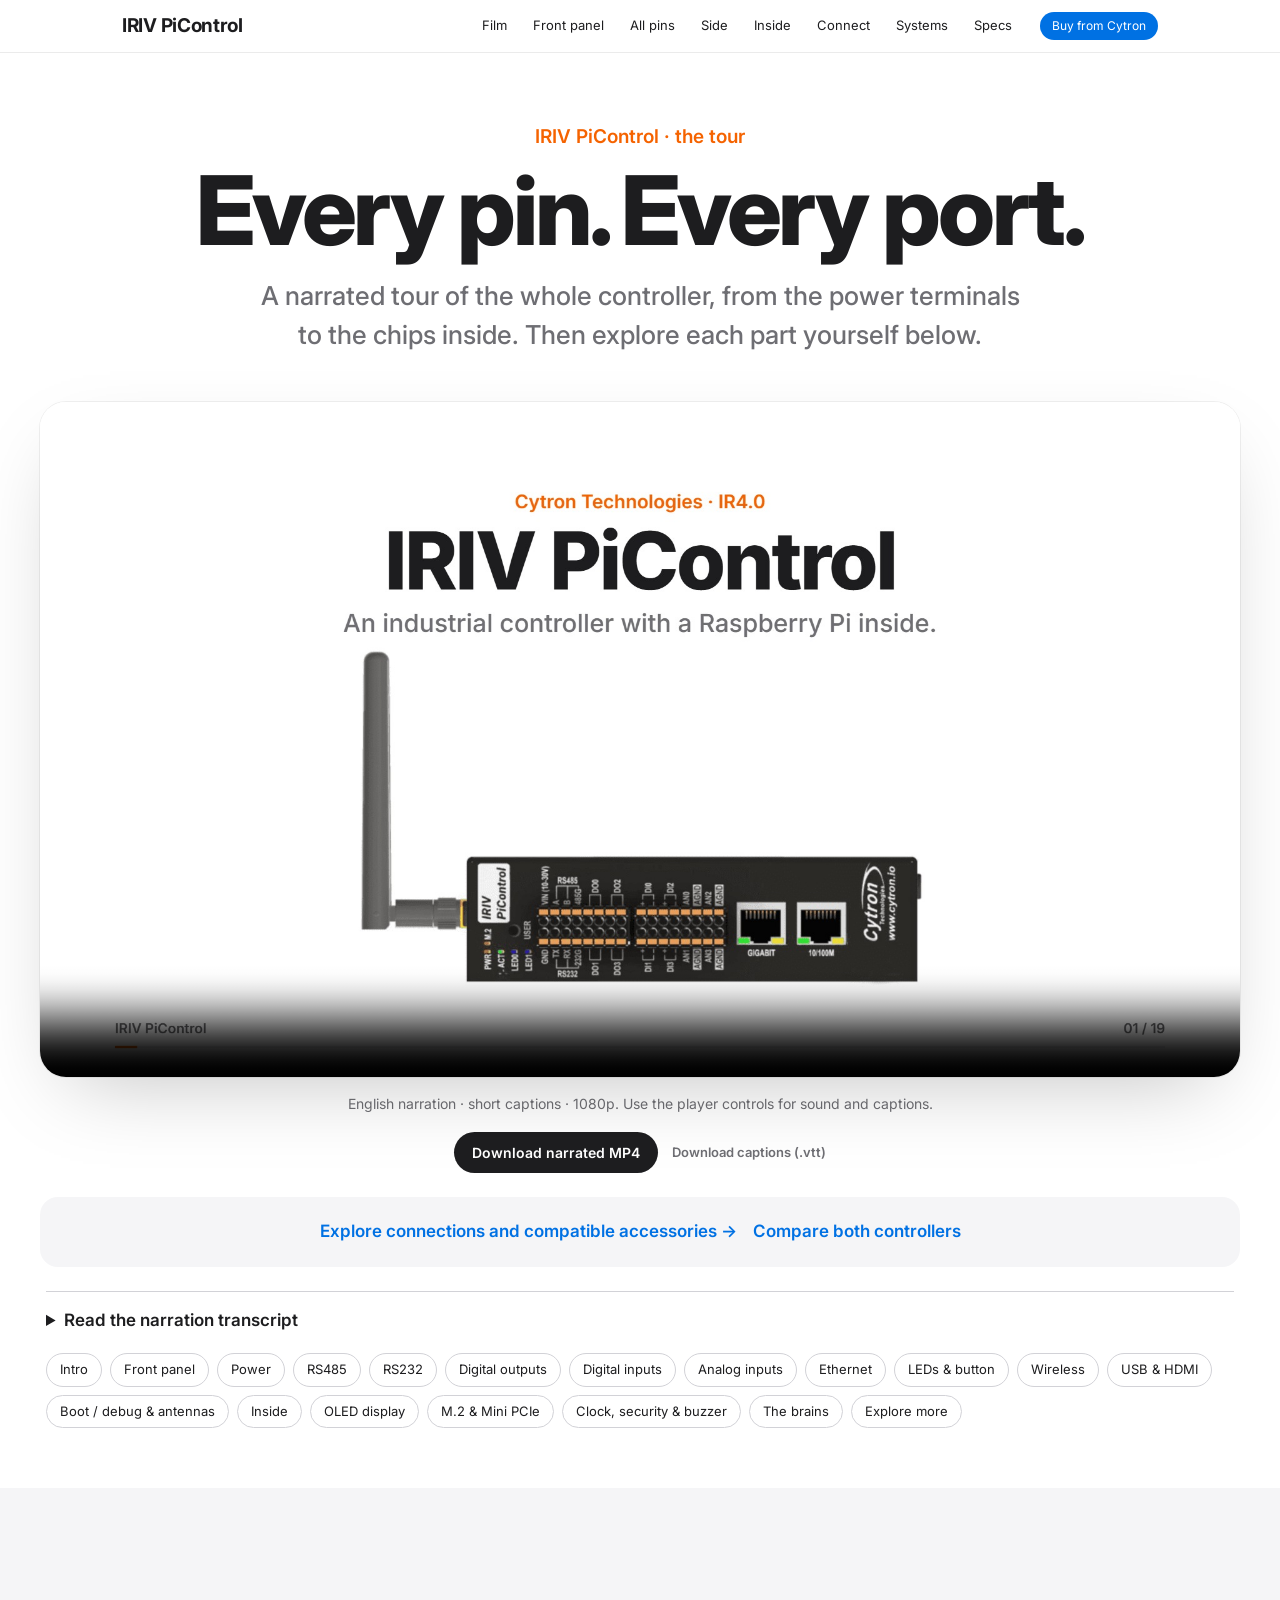
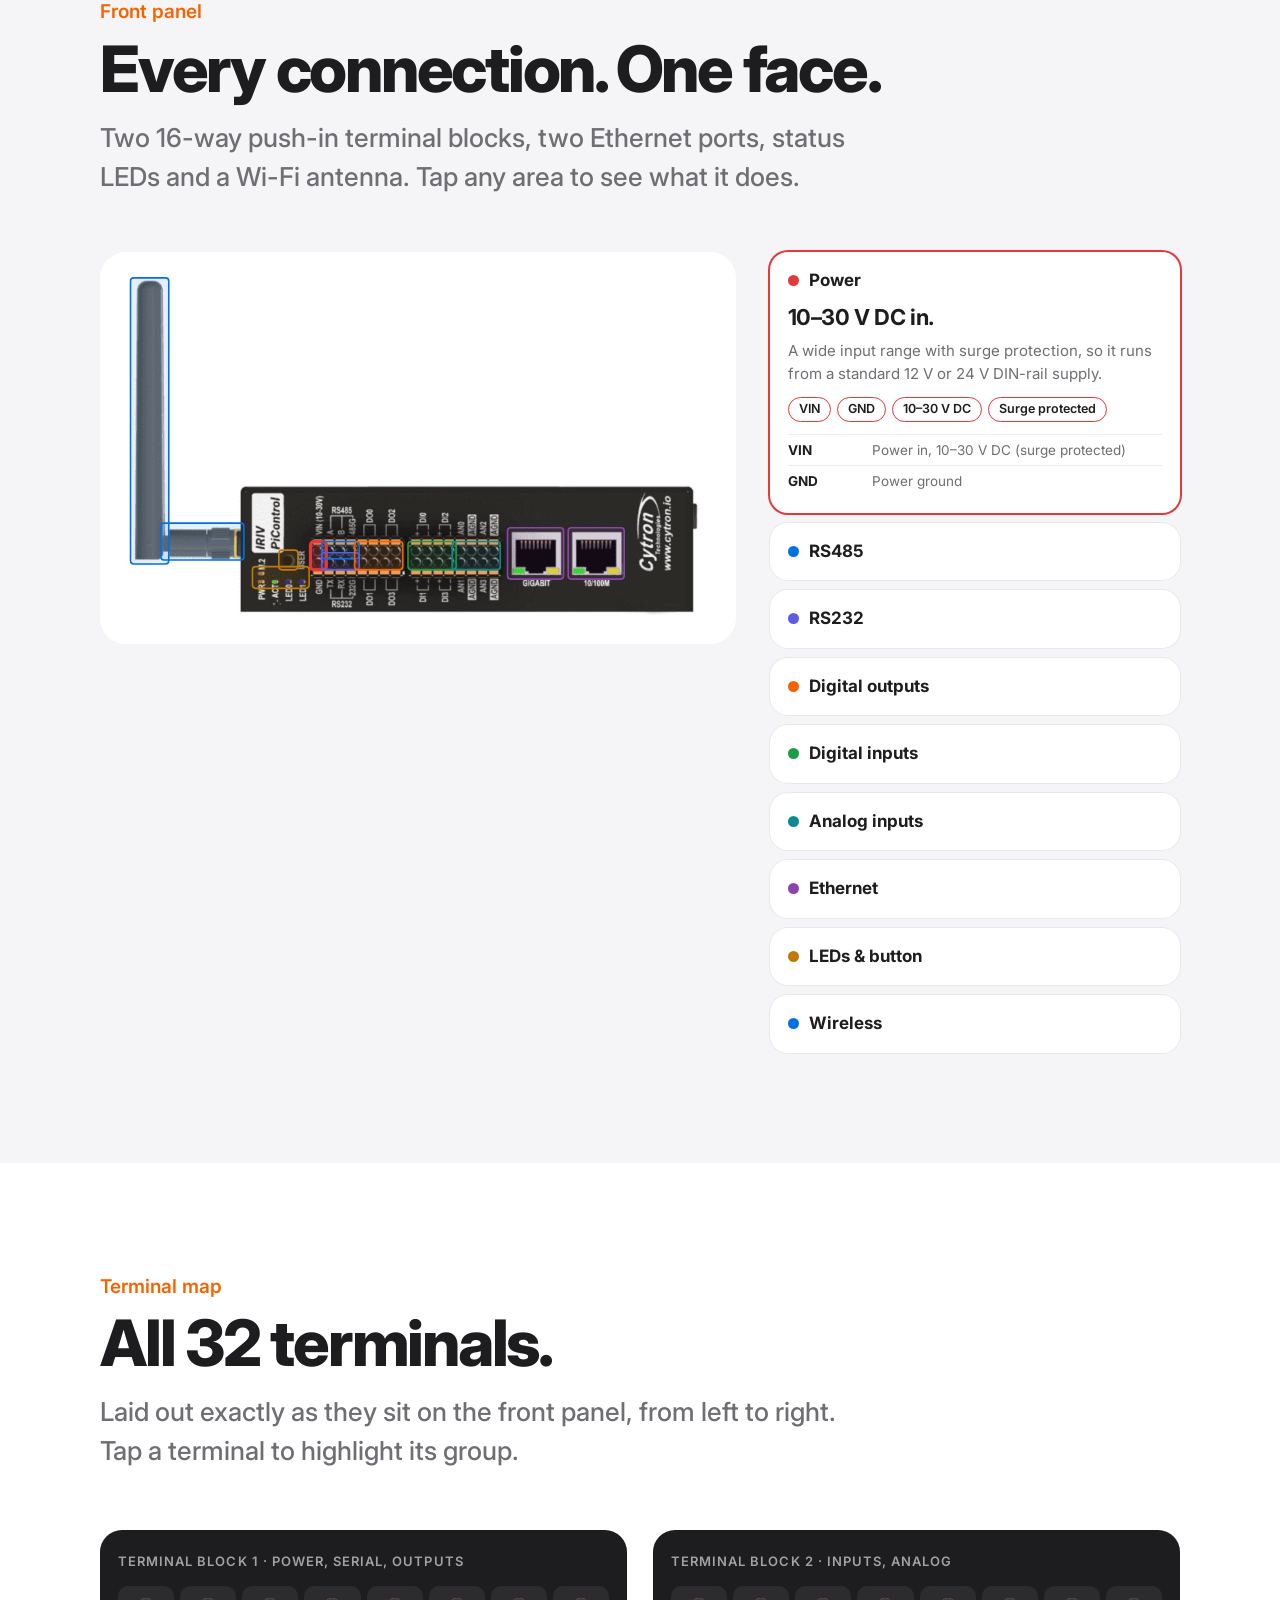
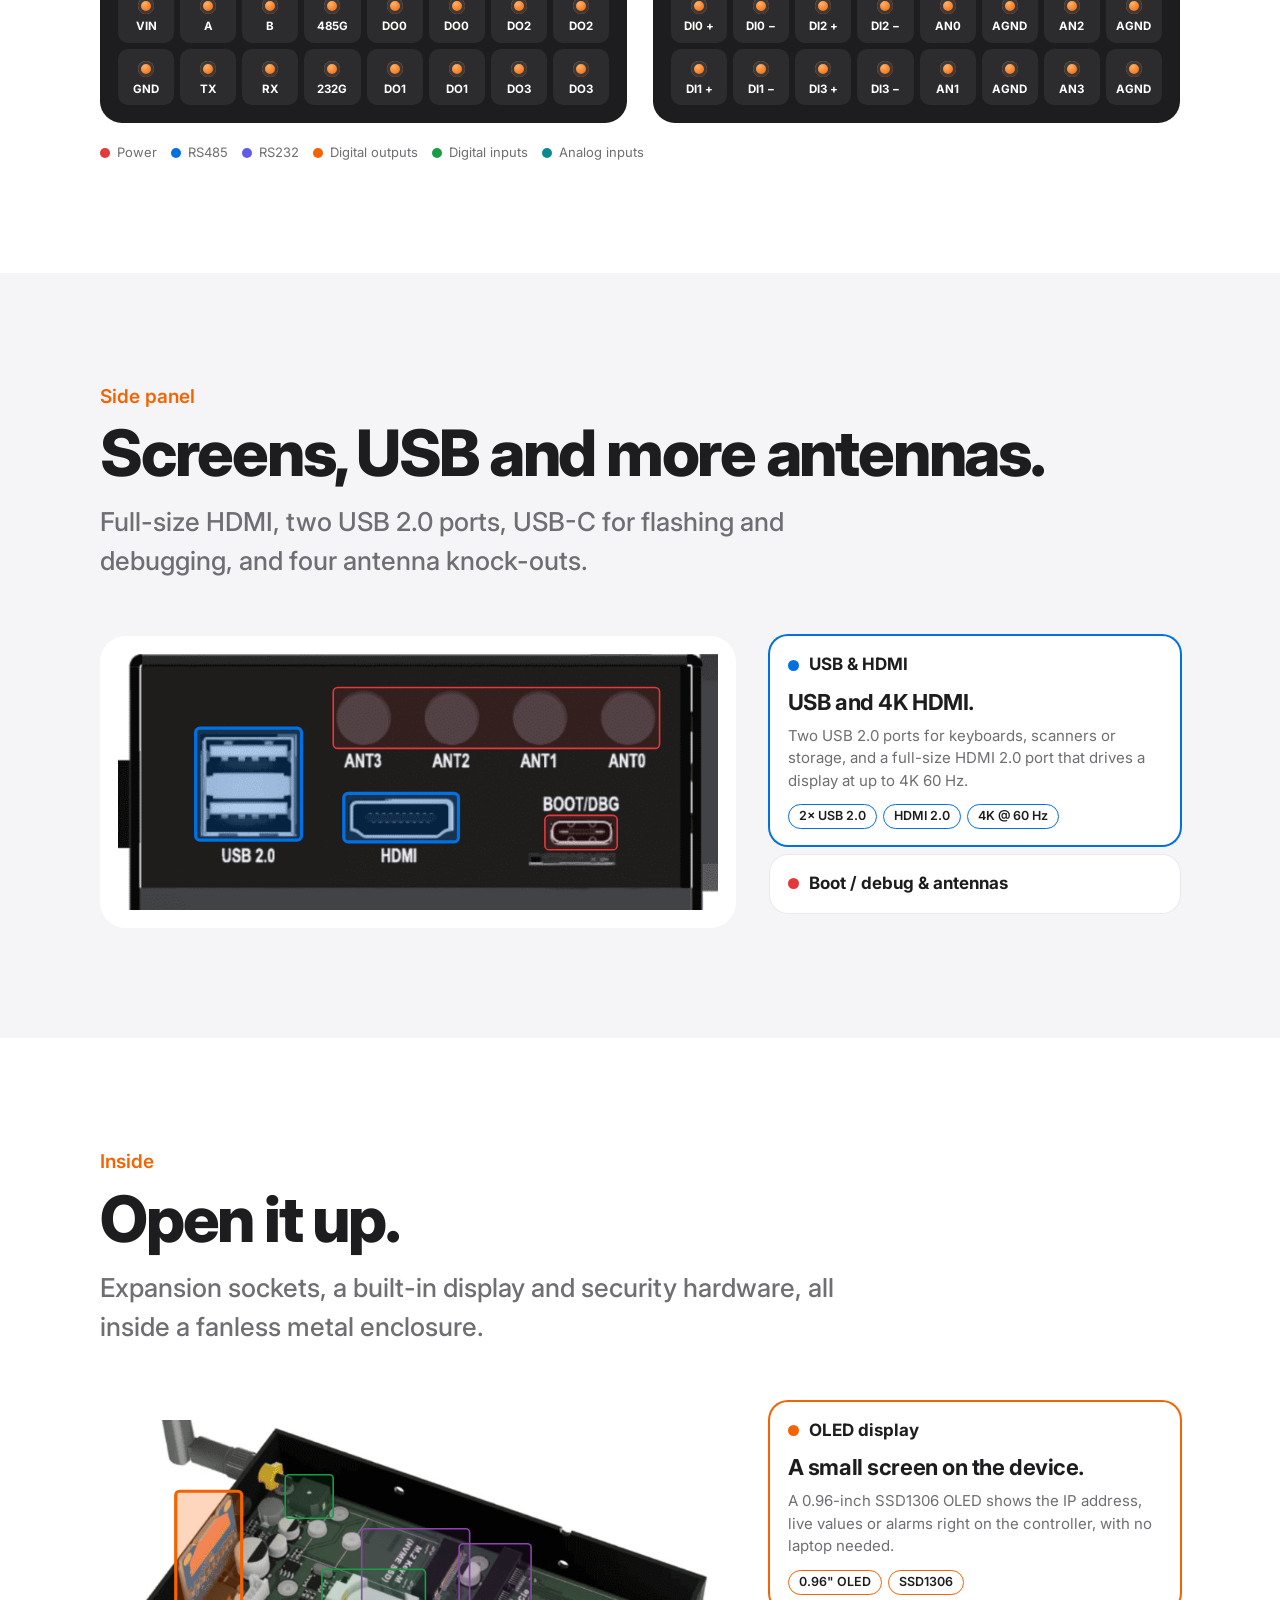
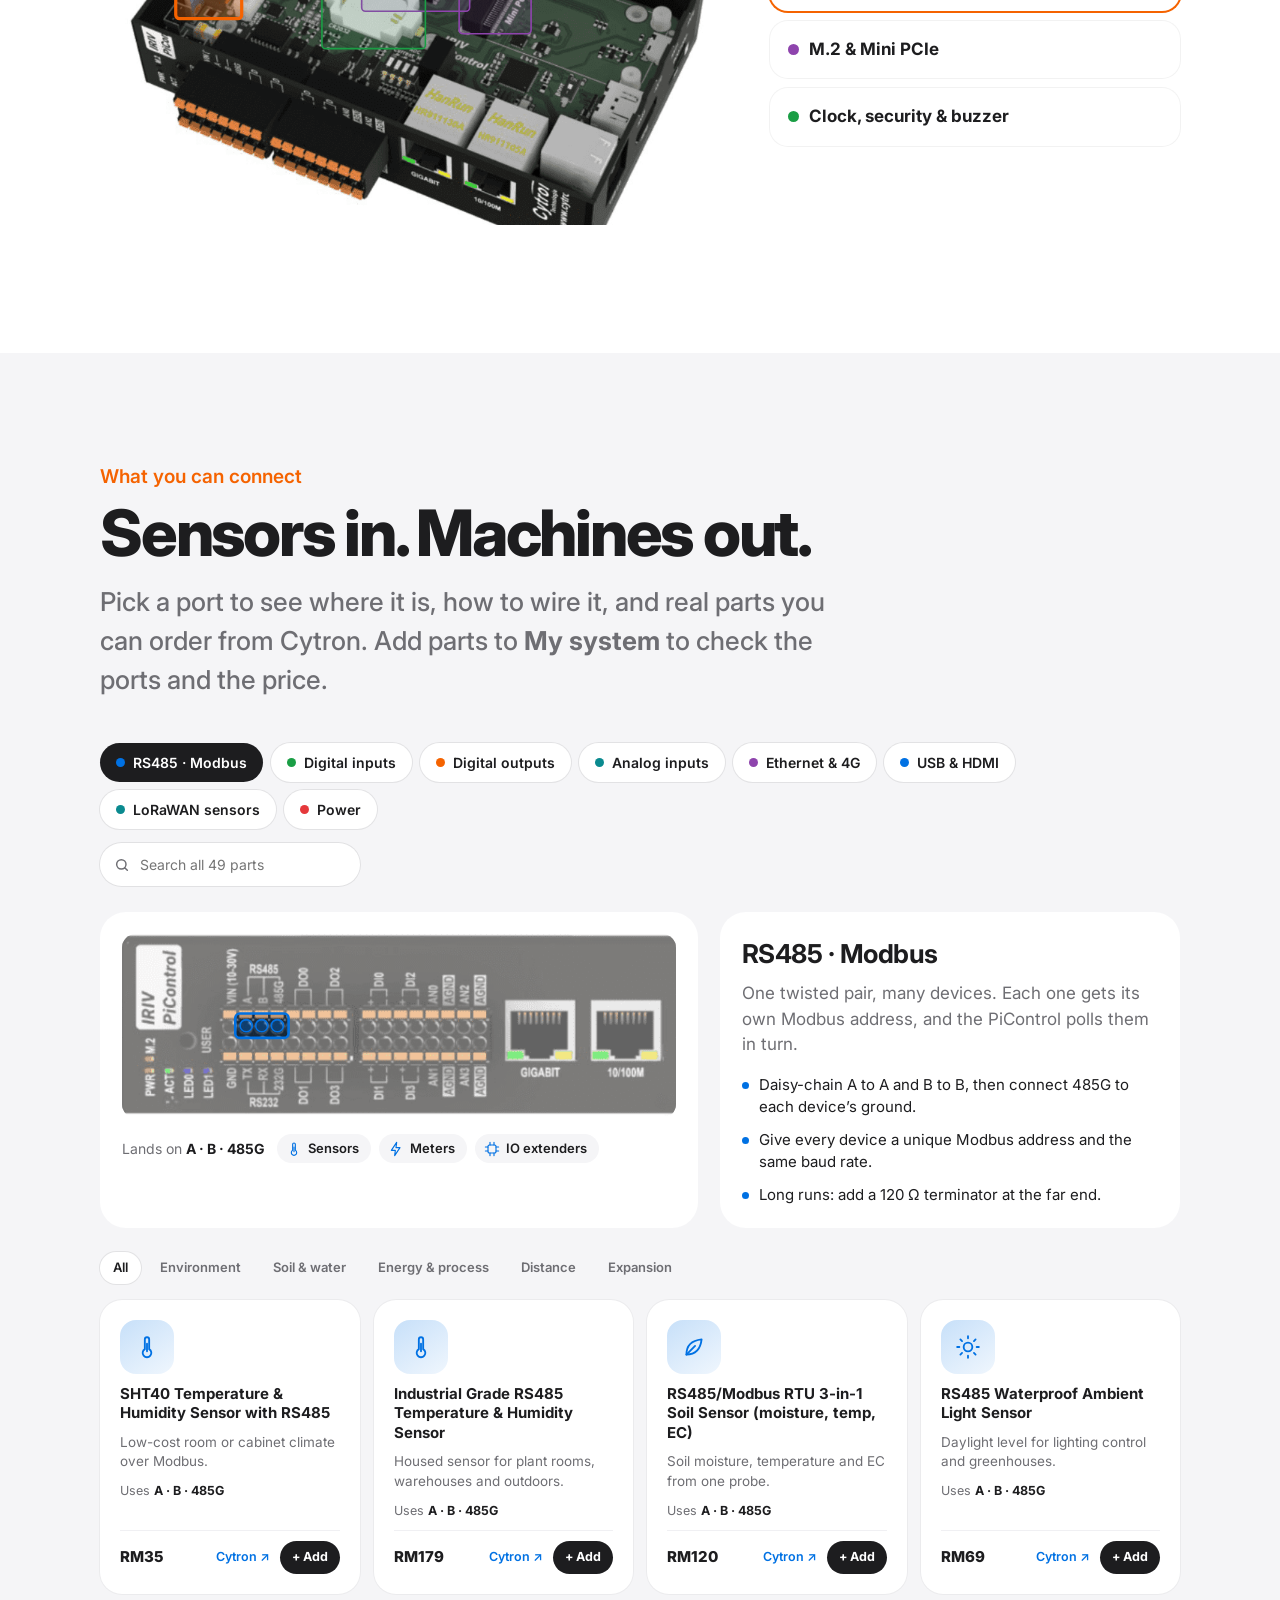
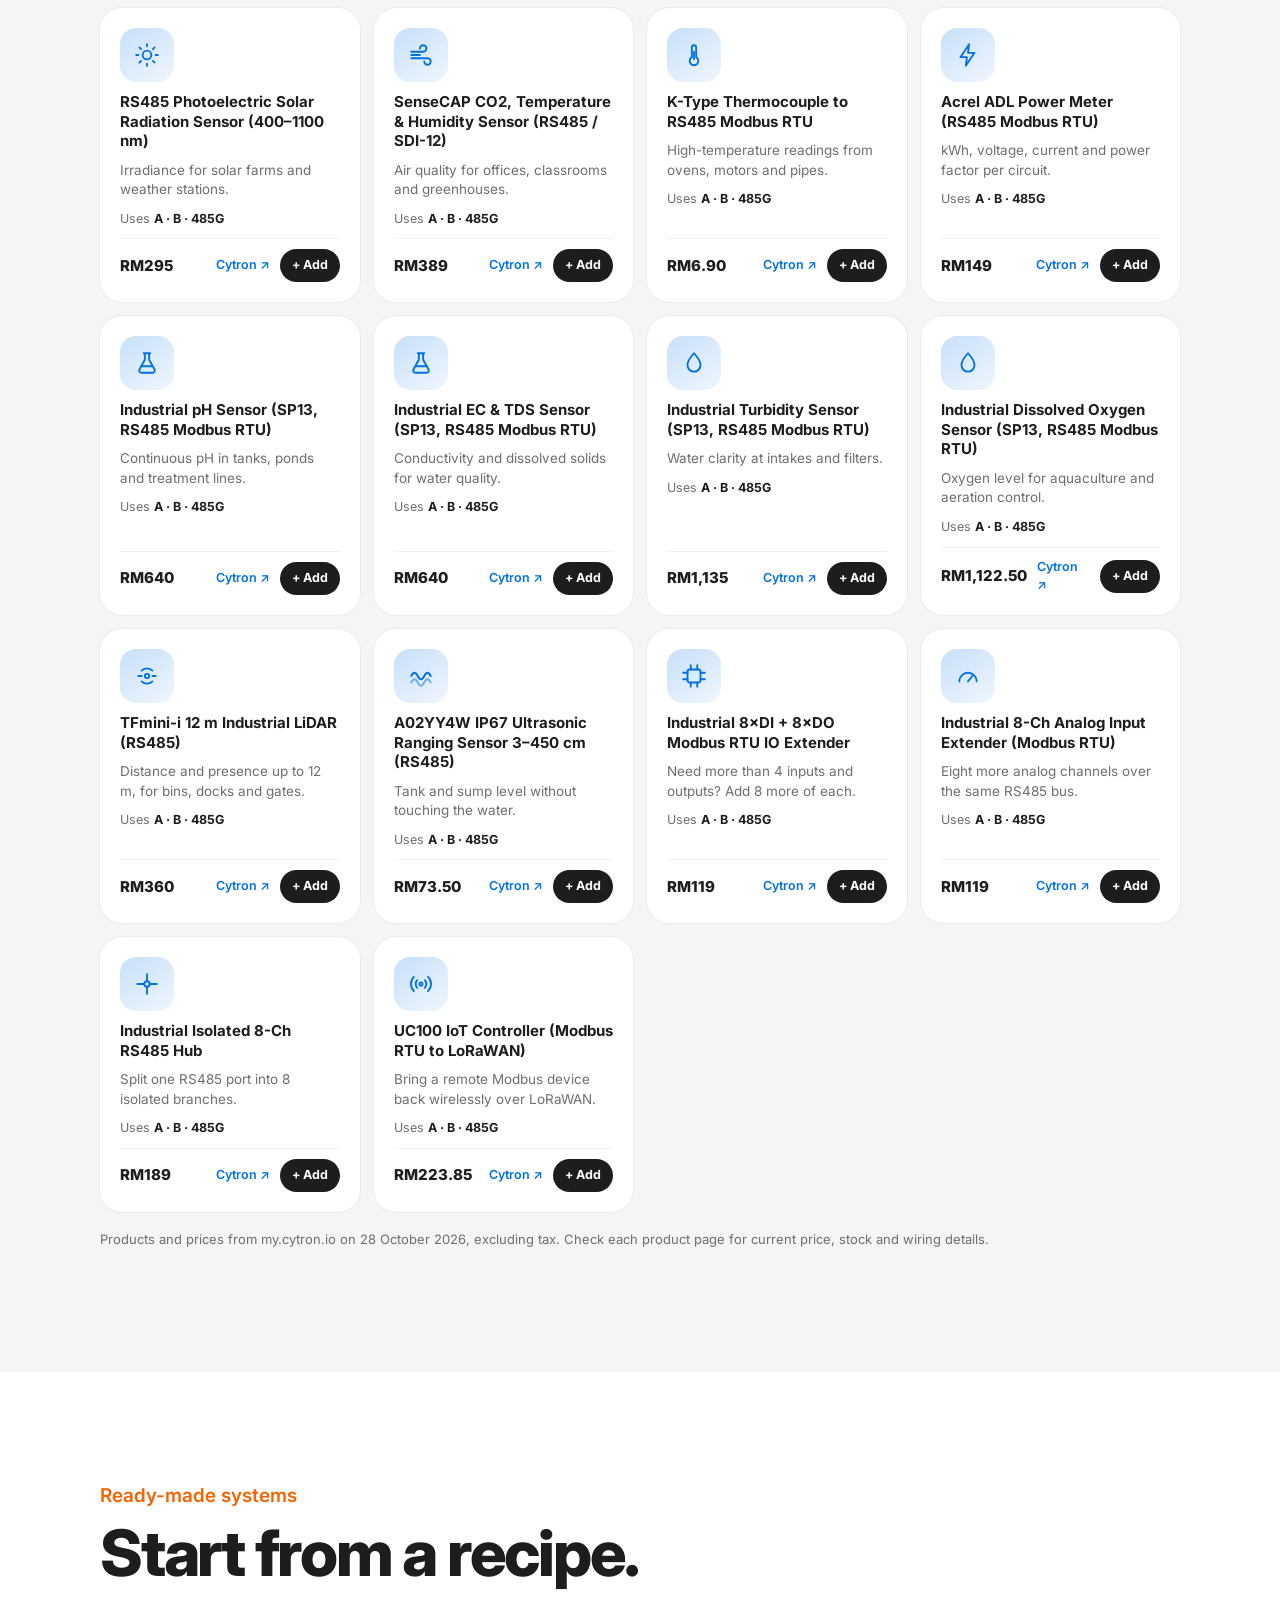
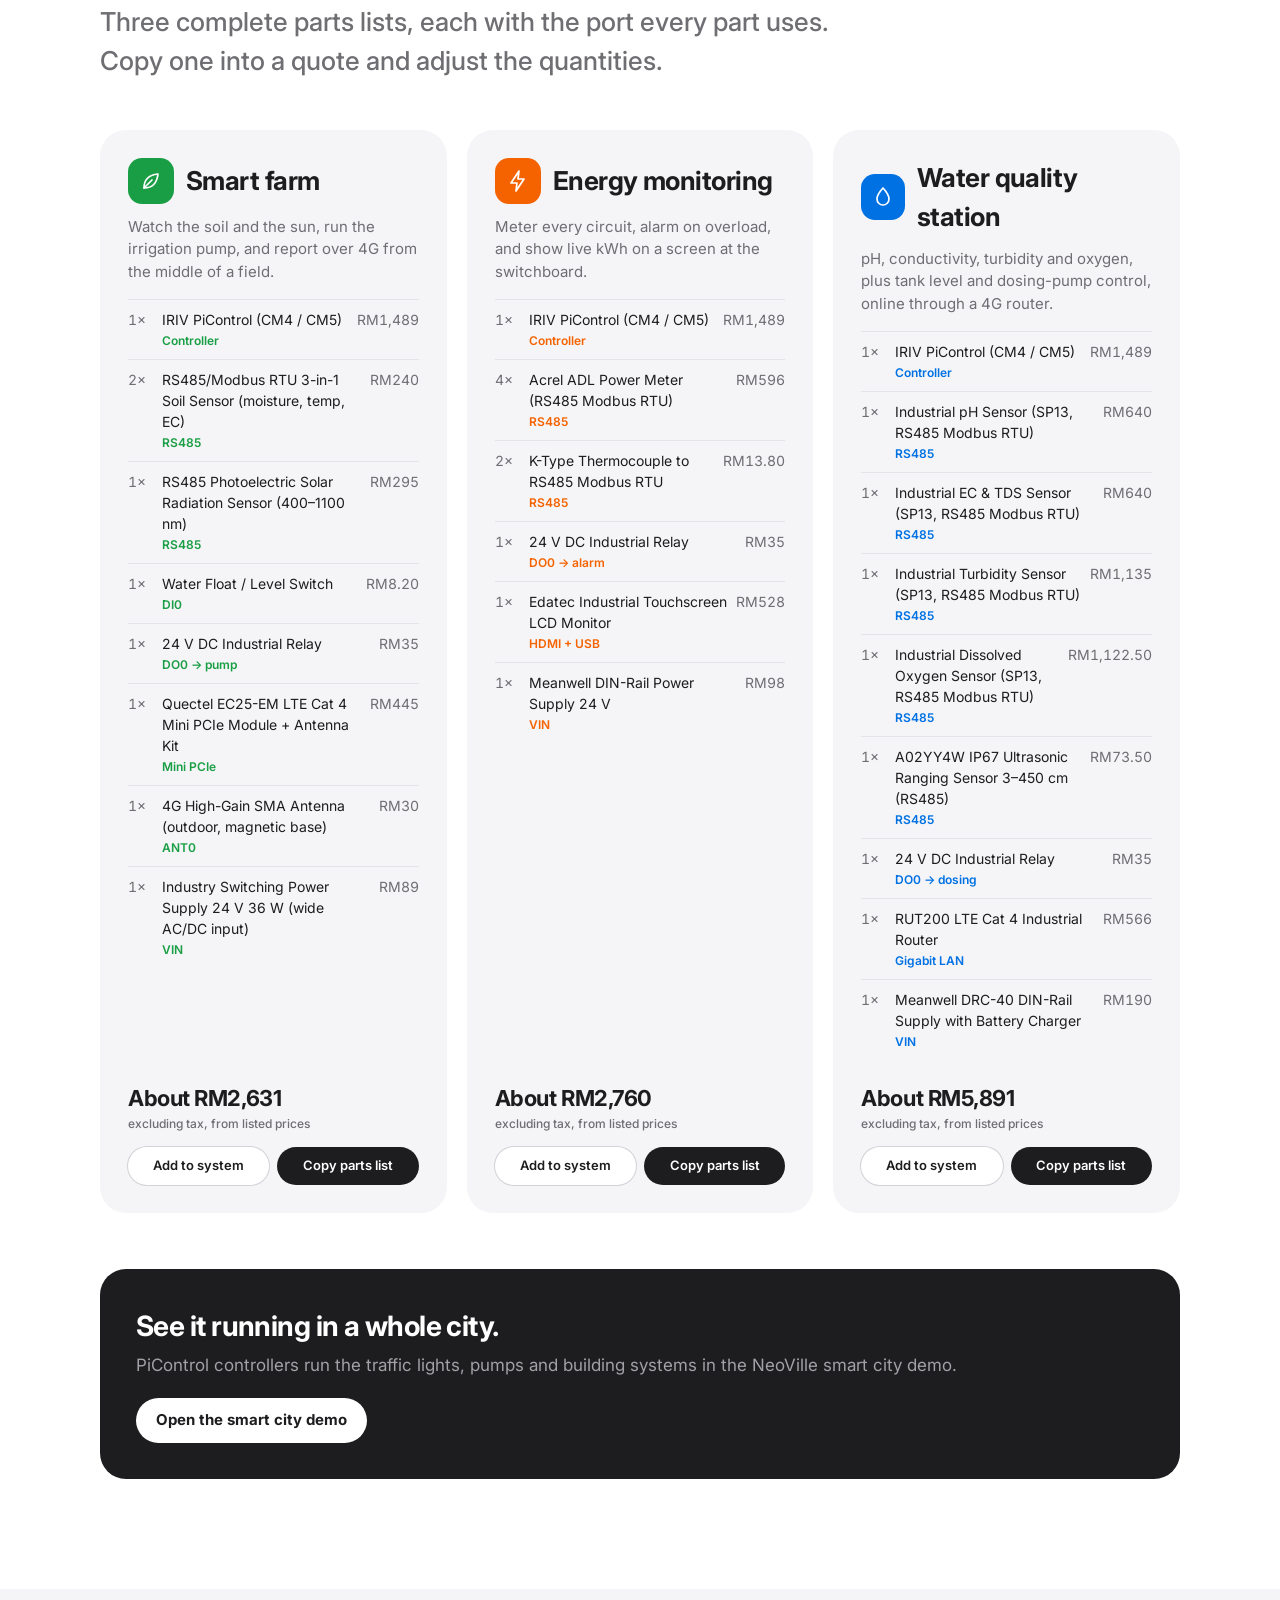
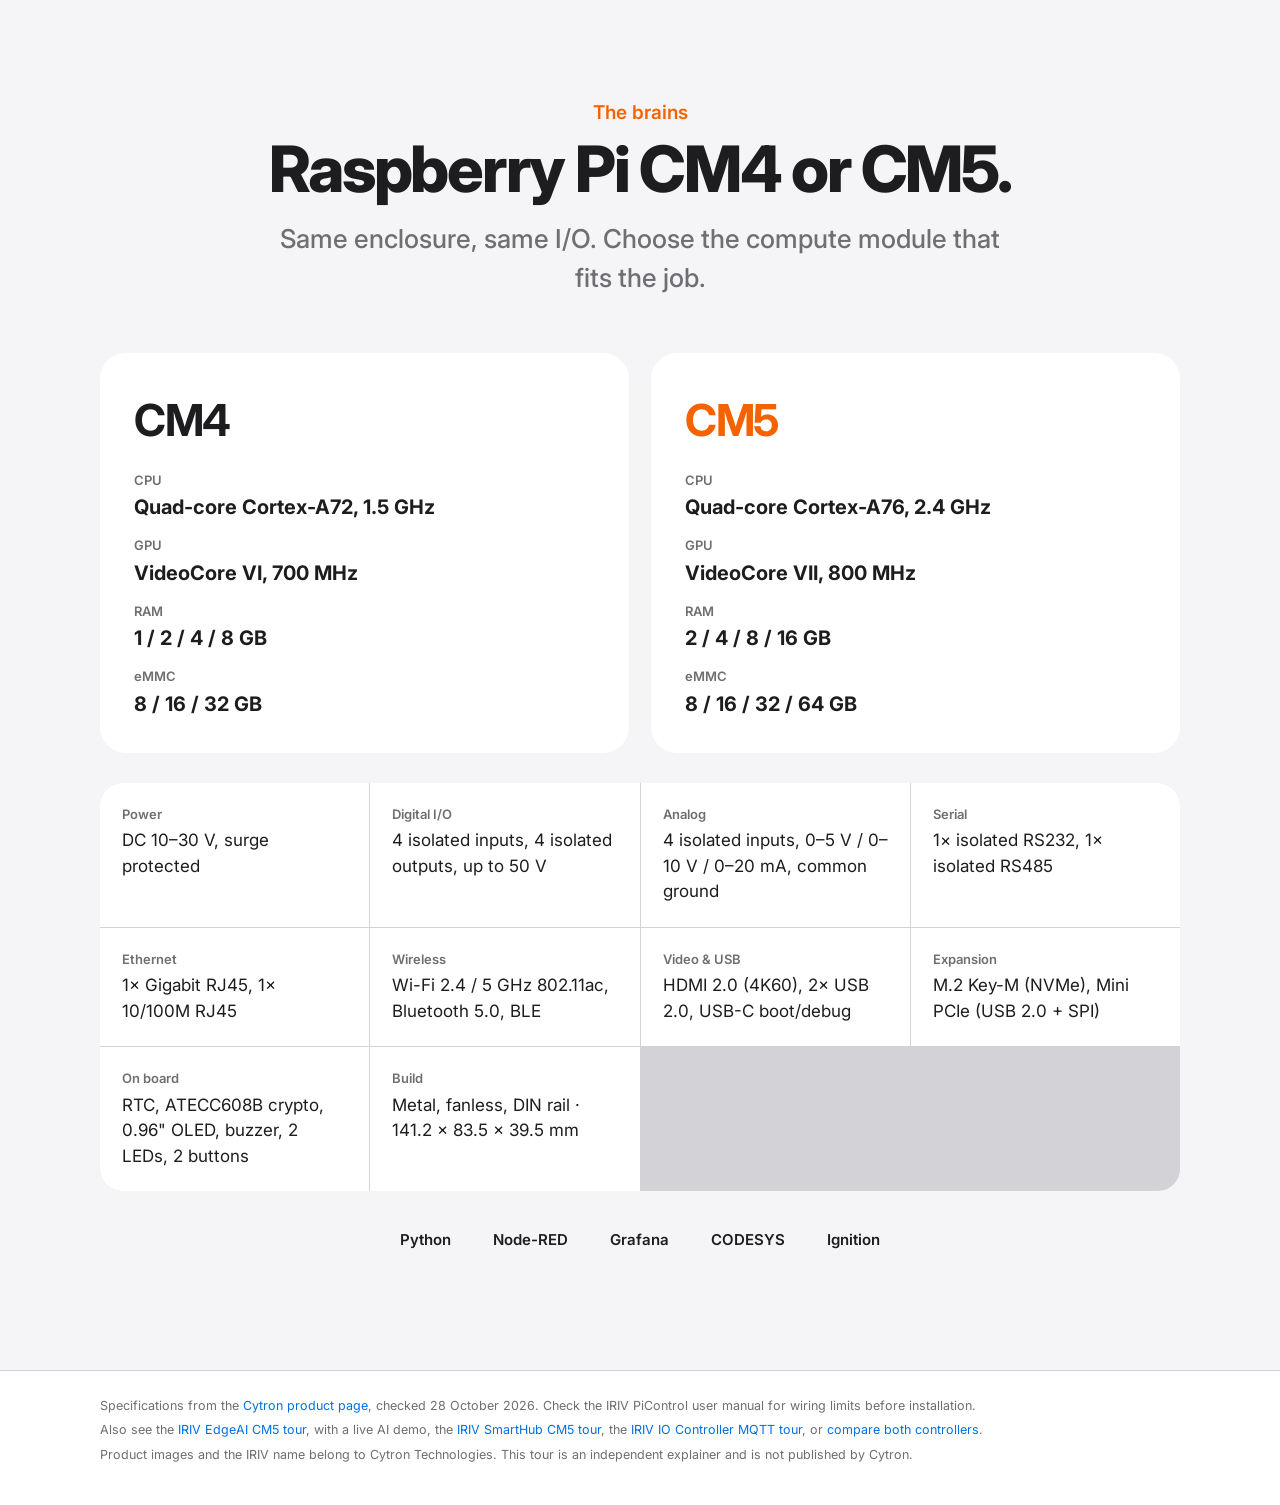
<file: short-video-of-iriv-pi/index.html>
<!doctype html>
<html lang="en">
<head>
<meta charset="utf-8">
<meta name="viewport" content="width=device-width, initial-scale=1">
<title>IRIV PiControl Tour</title>
<meta name="description" content="A guided film and interactive map of every pin and port on the IRIV PiControl industrial controller.">
<link rel="preconnect" href="https://fonts.googleapis.com">
<link rel="preconnect" href="https://fonts.gstatic.com" crossorigin>
<link href="https://fonts.googleapis.com/css2?family=Inter:wght@400;500;600;700;800&display=swap" rel="stylesheet">
<style>
  :root { --ink: #1d1d1f; --muted: #6e6e73; --line: #d2d2d7; --soft: #f5f5f7; --accent: #f56300; --blue: #0071e3; --bg: #fff; }
  * { box-sizing: border-box; }
  html { scroll-behavior: smooth; }
  body { margin: 0; background: var(--bg); color: var(--ink); font: 17px/1.5 Inter, -apple-system, "Segoe UI", system-ui, sans-serif; -webkit-font-smoothing: antialiased; }
  a { color: var(--blue); text-decoration: none; }
  a:hover { text-decoration: underline; }
  button { font: inherit; }

  nav { position: sticky; top: 0; z-index: 10; background: rgba(255,255,255,.96); border-bottom: 1px solid rgba(0,0,0,.08); }
  nav .in { max-width: 1080px; margin: 0 auto; padding: 0 22px; height: 52px; display: flex; align-items: center; gap: 28px; }
  nav b { font-size: 19px; font-weight: 700; letter-spacing: -.3px; margin-right: auto; }
  nav a { color: var(--ink); font-size: 13px; }
  nav .links { display: flex; gap: 26px; }
  nav .buy { background: var(--blue); color: #fff; padding: 5px 12px; border-radius: 99px; font-size: 12px; }
  nav .buy:hover { text-decoration: none; background: #0077ed; }
  @media (max-width: 720px) { nav .links { display: none; } }

  section { padding: 110px 22px; }
  .wrap { max-width: 1080px; margin: 0 auto; }
  .eyebrow { color: var(--accent); font-weight: 600; font-size: 19px; margin: 0 0 8px; }
  h1, h2 { font-weight: 800; letter-spacing: -.035em; line-height: 1.05; margin: 0; }
  h1 { font-size: clamp(48px, 9vw, 96px); }
  h2 { font-size: clamp(38px, 6vw, 64px); }
  .lede { font-size: clamp(19px, 2.4vw, 26px); color: var(--muted); font-weight: 500; margin: 16px 0 0; max-width: 760px; }
  .center { text-align: center; }
  .center .lede { margin-left: auto; margin-right: auto; }

  /* film */
  .hero { padding-top: 70px; padding-bottom: 60px; }
  .player { margin: 48px auto 0; max-width: 1200px; }
  .screen { position: relative; border-radius: 26px; overflow: hidden; background: #fff; box-shadow: 0 0 0 1px rgba(0,0,0,.06), 0 30px 80px -30px rgba(0,0,0,.25); cursor: pointer; }
  .screen canvas { display: block; width: 100%; height: auto; aspect-ratio: 16 / 9; }
  .bigplay { position: absolute; inset: 0; margin: auto; width: 84px; height: 84px; border-radius: 50%; border: 0; background: rgba(29,29,31,.78); color: #fff; display: grid; place-items: center; cursor: pointer; transition: opacity .25s, transform .25s; }
  .bigplay svg { width: 30px; height: 30px; margin-left: 5px; }
  .playing .bigplay { opacity: 0; transform: scale(.9); pointer-events: none; }
  .bar { display: flex; align-items: center; gap: 14px; margin-top: 18px; padding: 0 6px; flex-wrap: wrap; }
  .ctl { width: 40px; height: 40px; border-radius: 50%; border: 0; background: var(--soft); color: var(--ink); display: grid; place-items: center; cursor: pointer; flex: none; }
  .ctl:hover { background: #e8e8ed; }
  .ctl svg { width: 16px; height: 16px; }
  .time { font-variant-numeric: tabular-nums; font-size: 13px; color: var(--muted); width: 92px; flex: none; }
  input[type=range] { flex: 1; min-width: 140px; accent-color: var(--accent); }
  .dl { border: 0; border-radius: 99px; background: var(--ink); color: #fff; padding: 10px 18px; font-size: 14px; font-weight: 600; cursor: pointer; flex: none; }
  .dl:disabled { opacity: .6; cursor: progress; }
  .files { font-size: 13px; font-weight: 600; color: var(--muted); }
  .dlnote { width: 100%; font-size: 13px; color: var(--muted); min-height: 20px; text-align: right; }
  .chapters { display: flex; gap: 8px; flex-wrap: wrap; margin-top: 14px; padding: 0 6px; }
  .chapters button { border: 1px solid var(--line); background: #fff; border-radius: 99px; padding: 6px 13px; font-size: 13px; color: var(--ink); cursor: pointer; }
  .chapters button:hover { border-color: var(--ink); }
  .chapters button.on { background: var(--ink); border-color: var(--ink); color: #fff; }

  /* pin maps */
  .grey { background: var(--soft); }
  .map { display: grid; grid-template-columns: minmax(0, 1.55fr) minmax(280px, 1fr); gap: 34px; margin-top: 56px; align-items: start; }
  @media (max-width: 880px) { .map { grid-template-columns: 1fr; } }
  .stage { background: #fff; border-radius: 26px; padding: 18px; position: sticky; top: 76px; }
  @media (max-width: 880px) { .stage { position: static; } }
  .stage svg { display: block; width: 100%; height: auto; }
  .hot rect { fill: color-mix(in srgb, var(--c) 10%, transparent); stroke: var(--c); stroke-width: 1.6; vector-effect: non-scaling-stroke; cursor: pointer; transition: fill .2s, stroke-width .2s; }
  .hot:hover rect, .hot:focus-visible rect { fill: color-mix(in srgb, var(--c) 22%, transparent); }
  .hot.on rect { fill: color-mix(in srgb, var(--c) 26%, transparent); stroke-width: 3.2; }
  .hot:focus { outline: none; }
  @keyframes pulse { 50% { stroke-opacity: .45; } }
  .list { display: grid; gap: 10px; }
  .card { text-align: left; border: 0; background: #fff; border-radius: 18px; padding: 16px 18px; cursor: pointer; color: var(--ink); box-shadow: 0 0 0 1px rgba(0,0,0,.05); transition: box-shadow .2s, transform .2s; }
  .card:hover { transform: translateY(-1px); box-shadow: 0 0 0 1px rgba(0,0,0,.08), 0 10px 24px -14px rgba(0,0,0,.3); }
  .card .nm { display: flex; align-items: center; gap: 10px; font-weight: 700; font-size: 17px; }
  .card .nm i { width: 11px; height: 11px; border-radius: 50%; background: var(--c); flex: none; }
  .card .more { display: none; margin-top: 8px; }
  .card.on { box-shadow: 0 0 0 2px var(--c); }
  .card.on .more { display: block; }
  .card h3 { font-size: 22px; letter-spacing: -.02em; margin: 0 0 6px; }
  .card p { margin: 0; color: var(--muted); font-size: 15px; }
  .chips { display: flex; flex-wrap: wrap; gap: 6px; margin-top: 12px; }
  .chips span { border: 1.5px solid var(--c); border-radius: 99px; padding: 2px 10px; font-size: 12.5px; font-weight: 600; }
  .terms { margin: 12px 0 0; padding: 0; list-style: none; font-size: 13.5px; }
  .terms li { display: flex; gap: 10px; padding: 5px 0; border-top: 1px solid #ececf0; }
  .terms b { width: 74px; flex: none; }
  .terms span { color: var(--muted); }

  /* terminal diagram */
  .blocks { display: grid; grid-template-columns: 1fr 1fr; gap: 26px; margin-top: 60px; }
  @media (max-width: 720px) { .blocks { grid-template-columns: 1fr; } }
  .block { background: #1d1d1f; border-radius: 22px; padding: 22px 18px 18px; color: #fff; }
  .block h4 { margin: 0 0 14px; font-size: 13px; color: #a1a1a6; font-weight: 600; text-transform: uppercase; letter-spacing: .08em; }
  .row { display: grid; grid-template-columns: repeat(8, 1fr); gap: 6px; }
  .row + .row { margin-top: 6px; }
  .pin { border: 0; border-radius: 10px; padding: 12px 2px 10px; background: #2c2c2e; color: #fff; cursor: pointer; display: grid; justify-items: center; gap: 6px; font-size: 11.5px; font-weight: 700; line-height: 1.1; min-width: 0; }
  .pin i { width: 16px; height: 16px; border-radius: 50%; background: radial-gradient(circle at 40% 35%, #ffb36b, #f56300 70%); box-shadow: inset 0 0 0 3px #3a3a3c; }
  .pin span { text-align: center; white-space: nowrap; }
  @media (max-width: 560px) { .pin { font-size: 8.5px; padding: 9px 0 8px; border-radius: 8px; } .row { gap: 4px; } .block { padding: 18px 10px 12px; } }
  .pin:hover, .pin.on { background: color-mix(in srgb, var(--c) 55%, #2c2c2e); }
  .legend { display: flex; flex-wrap: wrap; gap: 14px; margin-top: 20px; font-size: 13px; color: var(--muted); }
  .legend span { display: flex; align-items: center; gap: 7px; }
  .legend i { width: 10px; height: 10px; border-radius: 50%; background: var(--c); }

  /* specs */
  .cm { display: grid; grid-template-columns: 1fr 1fr; gap: 22px; margin-top: 56px; }
  @media (max-width: 720px) { .cm { grid-template-columns: 1fr; } }
  .cmcard { background: #fff; border-radius: 26px; padding: 34px; }
  .cmcard h3 { font-size: 44px; letter-spacing: -.03em; margin: 0 0 18px; }
  .cmcard:last-child h3 { color: var(--accent); }
  .cmcard dl { margin: 0; display: grid; gap: 14px; }
  .cmcard dt { font-size: 13px; color: var(--muted); font-weight: 600; }
  .cmcard dd { margin: 2px 0 0; font-size: 20px; font-weight: 700; }
  .feat { display: grid; grid-template-columns: repeat(auto-fit, minmax(230px, 1fr)); gap: 1px; background: var(--line); border-radius: 22px; overflow: hidden; margin-top: 30px; }
  .feat div { background: #fff; padding: 22px; }
  .feat b { display: block; font-size: 13px; color: var(--muted); font-weight: 600; margin-bottom: 4px; }
  .sw { display: flex; flex-wrap: wrap; gap: 10px; justify-content: center; margin-top: 30px; }
  .sw span { background: var(--soft); border-radius: 99px; padding: 8px 16px; font-weight: 600; font-size: 15px; }

  footer { border-top: 1px solid var(--line); padding: 26px 22px 40px; color: var(--muted); font-size: 12.5px; }
  footer .wrap { display: grid; gap: 6px; }

  /* what you can connect */
  .ctools { display: flex; flex-wrap: wrap; gap: 14px; align-items: center; justify-content: space-between; margin-top: 44px; }
  .tabs { display: flex; flex-wrap: wrap; gap: 8px; }
  .tab { border: 0; border-radius: 99px; padding: 9px 16px; background: #fff; color: var(--ink); box-shadow: 0 0 0 1px rgba(0,0,0,.08); font-size: 14px; font-weight: 600; display: flex; align-items: center; gap: 8px; cursor: pointer; transition: background .2s, color .2s; }
  .tab i { width: 9px; height: 9px; border-radius: 50%; background: var(--c); }
  .tab:hover { box-shadow: 0 0 0 1px var(--c); }
  .tab.on { background: var(--ink); color: #fff; box-shadow: none; }
  .search { position: relative; flex: 0 1 260px; }
  .search input { width: 100%; border: 0; border-radius: 99px; padding: 11px 16px 11px 40px; font: inherit; font-size: 14px; background: #fff; color: var(--ink); box-shadow: 0 0 0 1px rgba(0,0,0,.08); }
  .search input:focus { outline: none; box-shadow: 0 0 0 2px var(--blue); }
  .search svg { position: absolute; left: 14px; top: 50%; transform: translateY(-50%); color: var(--muted); }
  .cpanel { display: grid; grid-template-columns: minmax(0, 1.3fr) minmax(0, 1fr); gap: 22px; margin-top: 26px; }
  @media (max-width: 880px) { .cpanel { grid-template-columns: 1fr; } .search { flex: 1 1 100%; } }
  .portview, .tipcard { background: #fff; border-radius: 26px; padding: 22px; }
  .portview svg { display: block; width: 100%; height: auto; border-radius: 14px; }
  .pv-hot rect { fill: color-mix(in srgb, var(--c) 16%, transparent); stroke: var(--c); stroke-width: 2.6; vector-effect: non-scaling-stroke; }
  .pv-hot circle { fill: color-mix(in srgb, var(--c) 30%, transparent); stroke: var(--c); stroke-width: 1.6; vector-effect: non-scaling-stroke; }
  .pvcap { display: flex; flex-wrap: wrap; gap: 8px; align-items: center; margin-top: 16px; font-size: 14px; color: var(--muted); }
  .pvcap > span:first-child { margin-right: 4px; }
  .pvcap b { color: var(--ink); }
  .pvcap .dev { white-space: nowrap; display: inline-flex; gap: 6px; align-items: center; background: var(--soft); border-radius: 99px; padding: 5px 12px 5px 9px; color: var(--ink); font-weight: 600; font-size: 13px; }
  .pvcap .dev svg { color: var(--c); }
  .tipcard h3 { font-size: 26px; letter-spacing: -.02em; margin: 0 0 8px; }
  .tipcard > p { color: var(--muted); margin: 0 0 16px; }
  .tipcard ul { margin: 0; padding: 0; list-style: none; display: grid; gap: 10px; font-size: 15px; }
  .tipcard li { display: flex; gap: 10px; }
  .tipcard li::before { content: ''; flex: none; width: 7px; height: 7px; border-radius: 50%; background: var(--c); margin-top: 8px; }
  .generic { margin-top: 18px; padding-top: 16px; border-top: 1px solid #ececf0; }
  .generic b { font-size: 13px; color: var(--muted); }
  .generic .chips span { border-color: var(--line); font-weight: 500; }
  .filters { display: flex; flex-wrap: wrap; gap: 6px; margin-top: 24px; }
  .filters button { border: 0; border-radius: 99px; padding: 6px 13px; font-size: 13px; font-weight: 600; background: transparent; color: var(--muted); cursor: pointer; }
  .filters button:hover { color: var(--ink); }
  .filters button.on { background: #fff; color: var(--ink); box-shadow: 0 0 0 1px rgba(0,0,0,.08); }
  .products { display: grid; grid-template-columns: repeat(auto-fill, minmax(240px, 1fr)); gap: 14px; margin-top: 16px; }
  .prod { background: #fff; border-radius: 22px; padding: 20px; display: flex; flex-direction: column; gap: 10px; box-shadow: 0 0 0 1px rgba(0,0,0,.04); transition: transform .2s, box-shadow .2s; }
  .prod:hover { transform: translateY(-2px); box-shadow: 0 0 0 1px rgba(0,0,0,.06), 0 16px 30px -18px rgba(0,0,0,.35); }
  .prod.in-sys { box-shadow: 0 0 0 2px var(--c); }
  .prod .top { display: flex; justify-content: space-between; align-items: flex-start; gap: 8px; }
  .prod .ic { width: 54px; height: 54px; border-radius: 16px; display: grid; place-items: center; color: var(--c); background: linear-gradient(145deg, color-mix(in srgb, var(--c) 22%, #fff), color-mix(in srgb, var(--c) 6%, #fff)); }
  .prod .ptag { font-size: 11.5px; font-weight: 700; color: var(--c); background: color-mix(in srgb, var(--c) 10%, #fff); padding: 3px 9px; border-radius: 99px; }
  .prod b { font-size: 15px; line-height: 1.3; }
  .prod b a { color: var(--ink); }
  .prod p { margin: 0; color: var(--muted); font-size: 13.5px; line-height: 1.45; }
  .uses { font-size: 12.5px; color: var(--muted); }
  .uses span { font-weight: 700; color: var(--ink); }
  .prod .ft { margin-top: auto; padding-top: 10px; border-top: 1px solid #f0f0f3; display: flex; align-items: center; gap: 10px; }
  .prod .ft .price { font-weight: 800; font-size: 15px; margin-right: auto; }
  .prod .ft a { font-size: 12.5px; font-weight: 600; }
  .add { border: 0; border-radius: 99px; background: var(--ink); color: #fff; font-size: 12.5px; font-weight: 700; padding: 7px 12px; cursor: pointer; white-space: nowrap; }
  .add.on { background: var(--c); }
  .empty { padding: 50px 20px; text-align: center; color: var(--muted); }
  .note { font-size: 13px; color: var(--muted); margin-top: 18px; }

  /* my system builder */
  .sysbtn { position: fixed; right: 22px; bottom: 22px; z-index: 20; border: 0; border-radius: 99px; background: var(--ink); color: #fff; padding: 13px 20px; font-weight: 700; font-size: 14px; box-shadow: 0 14px 30px -12px rgba(0,0,0,.5); cursor: pointer; display: none; align-items: center; gap: 10px; }
  .sysbtn.show { display: flex; }
  .sysbtn em { font-style: normal; background: var(--accent); border-radius: 99px; padding: 1px 8px; font-size: 12px; }
  .sysbtn.bump { animation: bump .45s; }
  @keyframes bump { 40% { transform: scale(1.08); } }
  .scrim { position: fixed; inset: 0; z-index: 25; background: rgba(0,0,0,.25); opacity: 0; pointer-events: none; transition: opacity .3s; }
  .scrim.open { opacity: 1; pointer-events: auto; }
  .drawer { position: fixed; top: 0; right: 0; bottom: 0; width: min(430px, 100%); z-index: 30; background: #fff; box-shadow: -20px 0 60px -30px rgba(0,0,0,.4); transform: translateX(105%); transition: transform .35s cubic-bezier(.2,.7,.2,1); display: flex; flex-direction: column; visibility: hidden; }
  .drawer.open { transform: none; visibility: visible; }
  .dhead { padding: 18px 22px; border-bottom: 1px solid var(--line); display: flex; align-items: center; justify-content: space-between; }
  .dhead h3 { margin: 0; font-size: 22px; letter-spacing: -.02em; }
  .dx { border: 0; background: var(--soft); width: 34px; height: 34px; border-radius: 50%; cursor: pointer; font-size: 18px; line-height: 1; }
  .dbody { flex: 1; overflow: auto; padding: 4px 22px 22px; }
  .sitem { display: grid; grid-template-columns: 1fr auto; gap: 4px 12px; padding: 12px 0; border-bottom: 1px solid #f0f0f3; font-size: 14px; }
  .sitem b { font-weight: 600; line-height: 1.3; }
  .sitem small { color: var(--muted); font-size: 12px; }
  .qty { display: flex; align-items: center; gap: 6px; }
  .qty button { width: 26px; height: 26px; border-radius: 50%; border: 0; background: var(--soft); cursor: pointer; font-weight: 700; }
  .qty span { min-width: 18px; text-align: center; font-variant-numeric: tabular-nums; }
  .sitem .lp { text-align: right; color: var(--muted); font-size: 13px; font-variant-numeric: tabular-nums; }
  .dbody h4 { margin: 22px 0 10px; font-size: 13px; color: var(--muted); text-transform: uppercase; letter-spacing: .06em; }
  .meters { display: grid; gap: 11px; }
  .meter { font-size: 13px; }
  .meter div { display: flex; justify-content: space-between; }
  .meter i { display: block; height: 6px; border-radius: 9px; background: #ececf0; margin-top: 4px; overflow: hidden; }
  .meter i b { display: block; height: 100%; background: #1a9e45; border-radius: 9px; transition: width .3s; }
  .meter.over i b { background: #e5383b; }
  .meter.over span { color: #e5383b; font-weight: 700; }
  .warn { margin-top: 14px; display: grid; gap: 8px; }
  .warn div { background: #fff4e5; color: #8a4b00; border-radius: 12px; padding: 10px 12px; font-size: 13px; }
  .warn .ok { background: #e9f7ee; color: #15703a; }
  .dfoot { border-top: 1px solid var(--line); padding: 16px 22px 20px; display: grid; gap: 12px; }
  .dfoot .sum b { font-size: 26px; letter-spacing: -.02em; }
  .dfoot .sum small { color: var(--muted); font-size: 12px; }
  .btns { display: flex; gap: 8px; }
  .btns button { flex: 1; }
  .recipe .btns { margin-top: 14px; }
  .ghostbtn { border: 0; border-radius: 99px; background: #fff; color: var(--ink); box-shadow: 0 0 0 1px var(--line); padding: 9px 15px; font-size: 13px; font-weight: 600; cursor: pointer; }
  button:disabled { opacity: .45; cursor: default; }

  /* ready-made systems */
  .recipes { display: grid; grid-template-columns: repeat(auto-fit, minmax(300px, 1fr)); gap: 20px; margin-top: 50px; }
  .recipe { background: var(--soft); border-radius: 26px; padding: 28px; display: flex; flex-direction: column; }
  .recipe .hd { display: flex; align-items: center; gap: 12px; }
  .recipe .hd span { width: 46px; height: 46px; border-radius: 14px; display: grid; place-items: center; background: var(--c); color: #fff; }
  .recipe h3 { font-size: 26px; letter-spacing: -.02em; margin: 0; }
  .recipe > p { color: var(--muted); margin: 12px 0 16px; font-size: 15px; }
  .parts { list-style: none; margin: 0 0 18px; padding: 0; font-size: 14px; }
  .parts li { display: grid; grid-template-columns: 26px 1fr auto; gap: 8px; padding: 9px 0; border-top: 1px solid #e3e3e8; align-items: start; }
  .parts .q { color: var(--muted); font-variant-numeric: tabular-nums; }
  .parts a { color: var(--ink); }
  .parts small { display: block; color: var(--c); font-weight: 600; font-size: 12px; margin-top: 2px; }
  .parts .pr { font-variant-numeric: tabular-nums; color: var(--muted); }
  .total { margin-top: auto; padding-top: 4px; display: flex; justify-content: space-between; align-items: center; gap: 10px; }
  .total b { font-size: 22px; letter-spacing: -.02em; white-space: nowrap; }
  .total small { display: block; font-size: 12px; color: var(--muted); font-weight: 500; letter-spacing: 0; }
  .copy { border: 0; border-radius: 99px; background: var(--ink); color: #fff; padding: 9px 15px; font-size: 13px; font-weight: 600; cursor: pointer; flex: none; }
  .cta { margin-top: 56px; background: #1d1d1f; color: #fff; border-radius: 26px; padding: 36px; display: flex; flex-wrap: wrap; gap: 20px; align-items: center; justify-content: space-between; }
  .cta h3 { margin: 0; font-size: 28px; letter-spacing: -.02em; }
  .cta p { margin: 6px 0 0; color: #a1a1a6; }
  .cta a { background: #fff; color: var(--ink); border-radius: 99px; padding: 11px 20px; font-weight: 700; font-size: 15px; }
  .cta a:hover { text-decoration: none; background: #f5f5f7; }
  @media (prefers-reduced-motion: reduce) { .wire { animation: none; } }

  .reveal { opacity: 0; transform: translateY(30px); transition: opacity .9s ease, transform .9s cubic-bezier(.2,.7,.2,1); }
  .reveal.in { opacity: 1; transform: none; }
  @media (prefers-reduced-motion: reduce) { .reveal { opacity: 1; transform: none; transition: none; } html { scroll-behavior: auto; } }
</style>
<link rel="stylesheet" href="../styles/iriv-tour-media.css">
</head>
<body>
<nav><div class="in">
  <b>IRIV PiControl</b>
  <span class="links"><a href="#film">Film</a><a href="#front">Front panel</a><a href="#pins">All pins</a><a href="#side">Side</a><a href="#inside">Inside</a><a href="#connect">Connect</a><a href="#systems">Systems</a><a href="#specs">Specs</a></span>
  <a class="buy" href="https://my.cytron.io/p-iriv-picontrol-cm4-industrial-controller" target="_blank" rel="noopener">Buy from Cytron</a>
</div></nav>

<section class="hero center" id="film">
  <div class="wrap">
    <p class="eyebrow">IRIV PiControl · the tour</p>
    <h1>Every pin. Every port.</h1>
    <p class="lede">A narrated tour of the whole controller, from the power terminals to the chips inside. Then explore each part yourself below.</p>
  </div>
  <div class="player">
    <div class="screen" id="screen">
      <video id="tour-video" controls playsinline preload="metadata" poster="images/tour-poster.jpg" aria-label="IRIV PiControl narrated tour">
        <source src="IRIV-PiControl-tour.mp4" type="video/mp4">
        <track kind="captions" srclang="en" label="English" src="IRIV-PiControl-tour.vtt" default>
        <a href="IRIV-PiControl-tour.mp4">Download the narrated film</a>
      </video>
    </div>
    <p class="film-status" id="film-status">English narration · short captions · 1080p. Use the player controls for sound and captions.</p>
    <div class="bar">
      <a class="dl" href="IRIV-PiControl-tour.mp4" download>Download narrated MP4</a>
      <a class="files" href="IRIV-PiControl-tour.vtt" download>Download captions (.vtt)</a>
    </div>
    <div class="film-next" id="film-next"><a href="#connect">Explore connections and compatible accessories →</a><a href="../iriv-controllers/">Compare both controllers</a></div>
    <details class="transcript"><summary>Read the narration transcript</summary><div id="tour-transcript"></div></details>
    <div class="chapters" id="chapters"></div>
  </div>
</section>

<section class="grey" id="front">
  <div class="wrap">
    <p class="eyebrow reveal">Front panel</p>
    <h2 class="reveal">Every connection. One face.</h2>
    <p class="lede reveal">Two 16-way push-in terminal blocks, two Ethernet ports, status LEDs and a Wi-Fi antenna. Tap any area to see what it does.</p>
    <div class="map reveal" id="map-front"></div>
  </div>
</section>

<section id="pins">
  <div class="wrap">
    <p class="eyebrow reveal">Terminal map</p>
    <h2 class="reveal">All 32 terminals.</h2>
    <p class="lede reveal">Laid out exactly as they sit on the front panel, from left to right. Tap a terminal to highlight its group.</p>
    <div class="blocks reveal" id="blocks"></div>
    <div class="legend reveal" id="legend"></div>
  </div>
</section>

<section class="grey" id="side">
  <div class="wrap">
    <p class="eyebrow reveal">Side panel</p>
    <h2 class="reveal">Screens, USB and more antennas.</h2>
    <p class="lede reveal">Full-size HDMI, two USB 2.0 ports, USB-C for flashing and debugging, and four antenna knock-outs.</p>
    <div class="map reveal" id="map-side"></div>
  </div>
</section>

<section id="inside">
  <div class="wrap">
    <p class="eyebrow reveal">Inside</p>
    <h2 class="reveal">Open it up.</h2>
    <p class="lede reveal">Expansion sockets, a built-in display and security hardware, all inside a fanless metal enclosure.</p>
    <div class="map reveal" id="map-inside"></div>
  </div>
</section>

<section class="grey" id="connect">
  <div class="wrap">
    <p class="eyebrow reveal">What you can connect</p>
    <h2 class="reveal">Sensors in. Machines out.</h2>
    <p class="lede reveal">Pick a port to see where it is, how to wire it, and real parts you can order from Cytron. Add parts to <b>My system</b> to check the ports and the price.</p>
    <div class="ctools reveal"><div class="tabs" id="tabs" role="tablist" aria-label="Ports"></div>
      <label class="search"><svg viewBox="0 0 24 24" width="16" height="16" fill="none" stroke="currentColor" stroke-width="2.2" stroke-linecap="round"><circle cx="11" cy="11" r="7"/><path d="m20 20-4-4"/></svg><input id="psearch" type="search" placeholder="Search all 49 parts" aria-label="Search parts"></label></div>
    <div class="reveal" id="cpanel"></div>
    <p class="note">Products and prices from my.cytron.io on 28 October 2026, excluding tax. Check each product page for current price, stock and wiring details.</p>
  </div>
</section>

<section id="systems">
  <div class="wrap">
    <p class="eyebrow reveal">Ready-made systems</p>
    <h2 class="reveal">Start from a recipe.</h2>
    <p class="lede reveal">Three complete parts lists, each with the port every part uses. Copy one into a quote and adjust the quantities.</p>
    <div class="recipes reveal" id="recipes"></div>
    <div class="cta reveal">
      <div><h3>See it running in a whole city.</h3><p>PiControl controllers run the traffic lights, pumps and building systems in the NeoVille smart city demo.</p></div>
      <a href="../#mobility">Open the smart city demo</a>
    </div>
  </div>
</section>

<section class="grey center" id="specs">
  <div class="wrap">
    <p class="eyebrow reveal">The brains</p>
    <h2 class="reveal">Raspberry Pi CM4 or CM5.</h2>
    <p class="lede reveal">Same enclosure, same I/O. Choose the compute module that fits the job.</p>
    <div class="cm reveal" id="cm" style="text-align:left"></div>
    <div class="feat reveal" id="feat" style="text-align:left"></div>
    <div class="sw reveal"><span>Python</span><span>Node-RED</span><span>Grafana</span><span>CODESYS</span><span>Ignition</span></div>
  </div>
</section>

<button class="sysbtn" id="sysbtn" aria-label="Open my system"></button>
<div class="scrim" id="scrim"></div>
<aside class="drawer" id="drawer" aria-label="My system"><div class="dhead"><h3>My system</h3><button class="dx" id="dclose" aria-label="Close">×</button></div><div class="dbody" id="dbody"></div><div class="dfoot" id="dfoot"></div></aside>

<footer><div class="wrap">
  <div>Specifications from the <a href="https://my.cytron.io/p-iriv-picontrol-cm4-industrial-controller" target="_blank" rel="noopener">Cytron product page</a>, checked 28 October 2026. Check the IRIV PiControl user manual for wiring limits before installation.</div>
  <div>Also see the <a href="../short-video-of-iriv-edgeai/">IRIV EdgeAI CM5 tour</a>, with a live AI demo, the <a href="../short-video-of-iriv-smarthub/">IRIV SmartHub CM5 tour</a>, the <a href="../short-video-of-iriv-ioc/">IRIV IO Controller MQTT tour</a>, or <a href="../iriv-controllers/">compare both controllers</a>.</div>
  <div>Product images and the IRIV name belong to Cytron Technologies. This tour is an independent explainer and is not published by Cytron.</div>
</div></footer>

<script src="data.js"></script>
<script src="narration.js"></script>
<script src="../scripts/shared/iriv-tour-media.js"></script>
<script src="film.js"></script>
<script src="connect.js"></script>
<script>
/* ---------- player ---------- */
initTourPlayer();

/* ---------- interactive maps ---------- */
function termList(g) {
  const ts = TERMINALS.filter(x => x.group === g.id), seen = new Set();
  const rows = ts.filter(x => !seen.has(x.name + x.fn) && seen.add(x.name + x.fn));
  return rows.length ? `<ul class="terms">${rows.map(x => `<li><b>${x.name}</b><span>${x.fn}</span></li>`).join('')}</ul>` : '';
}
function buildMap(el, img, vb, ids) {
  const hot = ids.map(id => { const g = G[id]; return `<g class="hot" data-id="${id}" style="--c:${g.color}" tabindex="0" role="button" aria-label="${g.name}">${g.rects.map(([x0, y0, x1, y1]) => `<rect x="${x0 - 3}" y="${y0 - 3}" width="${x1 - x0 + 6}" height="${y1 - y0 + 6}" rx="5"/>`).join('')}</g>`; }).join('');
  const cards = ids.map(id => { const g = G[id]; return `<button class="card" data-id="${id}" style="--c:${g.color}" aria-expanded="false"><div class="nm"><i></i>${g.name}</div><div class="more"><h3>${g.title}</h3><p>${g.body}</p><div class="chips">${g.chips.map(c => `<span>${c}</span>`).join('')}</div>${termList(g)}</div></button>`; }).join('');
  el.innerHTML = `<div class="stage"><svg viewBox="${vb}" role="group" aria-label="${img} view"><image href="${IMG[img]}" width="1000" height="1000"/>${hot}</svg></div><div class="list">${cards}</div>`;
  const select = id => el.querySelectorAll('[data-id]').forEach(n => { const on = n.dataset.id === id; n.classList.toggle('on', on); if (n.classList.contains('card')) n.setAttribute('aria-expanded', on); });
  el.addEventListener('click', e => { const n = e.target.closest('[data-id]'); if (n) select(n.dataset.id); });
  el.addEventListener('keydown', e => { const n = e.target.closest('.hot'); if (n && (e.key === 'Enter' || e.key === ' ')) { e.preventDefault(); select(n.dataset.id); } });
  select(ids[0]);
  return select;
}
const selectFront = buildMap(document.getElementById('map-front'), 'front', '50 225 910 540', ['power', 'rs485', 'rs232', 'do', 'di', 'an', 'lan', 'status', 'wifi']);
buildMap(document.getElementById('map-side'), 'side', '185 585 680 290', ['usb', 'usbc']);
buildMap(document.getElementById('map-inside'), 'inside', '120 320 800 540', ['oled', 'expand', 'rtc']);

/* ---------- terminal diagram ---------- */
const blockHtml = b => {
  const ts = TERMINALS.filter(x => x.block === b), cell = x => `<button class="pin" data-g="${x.group}" style="--c:${G[x.group].color}" title="${x.fn}"><i></i><span>${x.name.replace('RS485 ', '').replace('RS232 ', '')}</span></button>`;
  return `<div class="block"><h4>Terminal block ${b} · ${b === 1 ? 'power, serial, outputs' : 'inputs, analog'}</h4><div class="row">${ts.filter(x => x.row === 'top').map(cell).join('')}</div><div class="row">${ts.filter(x => x.row === 'bottom').map(cell).join('')}</div></div>`;
};
const blocks = document.getElementById('blocks');
blocks.innerHTML = blockHtml(1) + blockHtml(2);
blocks.onclick = e => {
  const p = e.target.closest('.pin'); if (!p) return;
  blocks.querySelectorAll('.pin').forEach(n => n.classList.toggle('on', n.dataset.g === p.dataset.g));
  selectFront(p.dataset.g);
};
document.getElementById('legend').innerHTML = ['power', 'rs485', 'rs232', 'do', 'di', 'an'].map(id => `<span style="--c:${G[id].color}"><i></i>${G[id].name}</span>`).join('');

/* ---------- what you can connect ---------- */
const TAB_COLOR = { rs485: G.rs485.color, di: G.di.color, do: G.do.color, an: G.an.color, lan: G.lan.color, usb: G.usb.color, lora: '#0a8a8f', power: G.power.color };
const tabOf = k => CONNECT.find(c => c.items.includes(k));
const usesText = k => k === 'picontrol' ? 'The controller' : USES[k].length ? USES[k].map(r => RES[r][1]).join(' + ') : 'No port needed';
const VIEWBOX = { front: '238 552 592 196', side: '190 600 660 230' };
// The real product photo with the tab's port highlighted.
function portView(c, color) {
  const [img, gid] = PORT_VIEW[c.id], g = G[gid];
  const rects = g.rects.map(([x0, y0, x1, y1]) => `<rect x="${x0 - 3}" y="${y0 - 3}" width="${x1 - x0 + 6}" height="${y1 - y0 + 6}" rx="5"/>`).join('');
  const rings = (g.pins || []).flatMap(p => (p.pair || [p.x]).map(x => `<circle cx="${x}" cy="${p.y}" r="6.5"/>`)).join('');
  return `<div class="portview" style="--c:${color}"><svg viewBox="${VIEWBOX[img]}" role="img" aria-label="${c.label} on the IRIV PiControl">
      <image href="${IMG[img]}" width="1000" height="1000"/>
      <mask id="pvmask"><rect width="1000" height="1000" fill="#fff"/><g fill="#000">${rects}</g></mask>
      <rect width="1000" height="1000" fill="#fff" fill-opacity=".38" mask="url(#pvmask)"/>
      <g class="pv-hot">${rects}${rings}</g></svg>
    <div class="pvcap"><span>Lands on <b>${c.ports}</b></span>${c.devices.map((d, i) => `<span class="dev">${icon(c.icons[i], 16)}${d}</span>`).join('')}</div></div>`;
}
function prodCard(k, showTag) {
  const p = PRODUCTS[k], t = tabOf(k), color = TAB_COLOR[t.id], n = sys[k] || 0;
  return `<div class="prod${n ? ' in-sys' : ''}" data-k="${k}" style="--c:${color}"><div class="top"><div class="ic">${icon(p.icon, 26)}</div>${showTag ? `<span class="ptag">${t.label}</span>` : ''}</div>
    <b><a href="${p.url}" target="_blank" rel="noopener">${p.name}</a></b><p>${p.note}</p><div class="uses">Uses <span>${usesText(k)}</span></div>
    <div class="ft"><span class="price">${rm(p.price)}</span><a href="${p.url}" target="_blank" rel="noopener">Cytron ↗</a><button class="add${n ? ' on' : ''}" data-add="${k}">${n ? `✓ ${n} added` : '+ Add'}</button></div></div>`;
}
const tabs = document.getElementById('tabs'), cpanel = document.getElementById('cpanel'), psearch = document.getElementById('psearch');
tabs.innerHTML = CONNECT.map(c => `<button class="tab" role="tab" data-id="${c.id}" style="--c:${TAB_COLOR[c.id]}"><i></i>${c.label}</button>`).join('');
let curTab = 'rs485', curTopic = 'All';
function showTab(id, topic = 'All') {
  curTab = id; curTopic = topic;
  const c = CONNECT.find(x => x.id === id), color = TAB_COLOR[id];
  tabs.querySelectorAll('.tab').forEach(b => { const on = b.dataset.id === id; b.classList.toggle('on', on); b.setAttribute('aria-selected', on); });
  const items = topic === 'All' ? c.items : TOPICS_485[topic];
  cpanel.innerHTML = `<div class="cpanel">${portView(c, color)}
    <div class="tipcard" style="--c:${color}"><h3>${c.label}</h3><p>${c.lede}</p><ul>${c.tips.map(t => `<li>${t}</li>`).join('')}</ul>
    ${c.generic ? `<div class="generic"><b>Typical devices</b><div class="chips">${c.generic.map(g => `<span>${g}</span>`).join('')}</div></div>` : ''}</div></div>
    ${id === 'rs485' ? `<div class="filters">${['All', ...Object.keys(TOPICS_485)].map(t => `<button data-topic="${t}" class="${t === topic ? 'on' : ''}">${t}</button>`).join('')}</div>` : ''}
    <div class="products">${items.map(k => prodCard(k)).join('')}</div>`;
}
function showSearch(q) {
  const words = q.toLowerCase().split(/\s+/).filter(Boolean);
  const hits = Object.keys(USES).filter(k => tabOf(k)).filter(k => { const p = PRODUCTS[k], hay = `${p.name} ${p.note} ${tabOf(k).label} ${usesText(k)}`.toLowerCase(); return words.every(w => hay.includes(w)); });
  tabs.querySelectorAll('.tab').forEach(b => b.classList.remove('on'));
  cpanel.innerHTML = hits.length ? `<div class="products">${hits.map(k => prodCard(k, true)).join('')}</div>` : `<div class="empty">No parts match “${q.replace(/[<&]/g, '')}”. Try “temperature”, “relay” or “4G”.</div>`;
}
tabs.onclick = e => { const b = e.target.closest('.tab'); if (b) { psearch.value = ''; showTab(b.dataset.id); } };
cpanel.addEventListener('click', e => { const f = e.target.closest('[data-topic]'); if (f) showTab(curTab, f.dataset.topic); });
psearch.oninput = () => psearch.value.trim() ? showSearch(psearch.value.trim()) : showTab(curTab, curTopic);

/* ---------- my system builder ---------- */
const SYS_KEY = 'iriv.mysystem.v1';
let sys = {};
try { sys = JSON.parse(localStorage.getItem(SYS_KEY)) || {}; } catch { sys = {}; }
for (const k in sys) if (!PRODUCTS[k] || !(sys[k] > 0)) delete sys[k];
const saveSys = () => { try { localStorage.setItem(SYS_KEY, JSON.stringify(sys)); } catch { /* storage may be blocked */ } };
const drawer = document.getElementById('drawer'), scrim = document.getElementById('scrim'), sysbtn = document.getElementById('sysbtn');
function addPart(k, q = 1) {
  if (!sys.picontrol && k !== 'picontrol' && q > 0) sys.picontrol = 1;   // every system starts with the controller
  sys[k] = (sys[k] || 0) + q;
  if (sys[k] <= 0) delete sys[k];
  saveSys(); refreshSys();
}
function usage() {
  const ctl = Math.max(1, sys.picontrol || 0), cap = {}, used = {};
  for (const r in BUDGET) cap[r] = BUDGET[r] * ctl;
  for (const [k, q] of Object.entries(sys)) {
    for (const r of USES[k]) used[r] = (used[r] || 0) + q;
    for (const [r, n] of Object.entries(ADDS[k] || {})) cap[r] += n * q;
  }
  return { ctl, cap, used };
}
const FIX = { di: 'add the 8×DI + 8×DO IO extender on RS485', do: 'add the IO extender or the Ethernet 8-channel relay module', an: 'add the 8-channel analog input extender on RS485',
  lan: 'add an industrial switch such as the TSW202', usb: 'use an Ethernet or RS485 alternative for one of them', hdmi: 'one display per controller', pcie: 'only one Mini PCIe module fits',
  ant: 'there are four antenna knock-outs', rs485: 'split the bus with the isolated 8-channel RS485 hub' };
const sysTotal = () => Object.keys(sys).reduce((s, k) => s + PRODUCTS[k].price * sys[k], 0);
function renderDrawer() {
  const keys = Object.keys(sys).sort((a, b) => (b === 'picontrol') - (a === 'picontrol')), { ctl, cap, used } = usage();
  const meters = Object.keys(BUDGET).filter(r => r !== 'vin' && used[r]).map(r => { const over = used[r] > cap[r]; return `<div class="meter${over ? ' over' : ''}"><div><b>${RES[r][0]}</b><span>${used[r]} / ${cap[r]}</span></div><i><b style="width:${Math.min(100, used[r] / cap[r] * 100)}%"></b></i></div>`; }).join('');
  const warns = Object.keys(FIX).filter(r => (used[r] || 0) > cap[r]).map(r => `<div><b>${RES[r][0]} full.</b> ${FIX[r][0].toUpperCase() + FIX[r].slice(1)}.</div>`);
  if (used.lora && !sys.ug65) warns.push('<div><b>LoRaWAN sensors need a gateway.</b> Add the UG65 on an Ethernet port.</div>');
  if (!used.vin && keys.length > 1) warns.push('<div><b>No power supply yet.</b> Add the Meanwell 24 V DIN-rail supply.</div>');
  if ((used.vin || 0) > ctl) warns.push('<div><b>More supplies than controllers.</b> One 24 V supply usually runs the controller and its sensors.</div>');
  if (!warns.length && keys.length > 1) warns.push(`<div class="ok">✓ Everything fits on ${ctl === 1 ? 'one IRIV PiControl' : ctl + ' IRIV PiControls'}.</div>`);
  document.getElementById('dbody').innerHTML = keys.length ? keys.map(k => `<div class="sitem"><div><b>${PRODUCTS[k].name}</b><br><small>${usesText(k)}</small></div>
      <div class="qty"><button data-q="${k}" data-d="-1" aria-label="One fewer">−</button><span>${sys[k]}</span><button data-q="${k}" data-d="1" aria-label="One more">+</button></div>
      <div></div><div class="lp">${rm(PRODUCTS[k].price * sys[k])}</div></div>`).join('') +
      (meters ? `<h4>Ports used</h4><div class="meters">${meters}</div>` : '') + `<div class="warn">${warns.join('')}</div>`
    : '<div class="empty">Nothing here yet. Press <b>+ Add</b> on any part, or load a ready-made system.</div>';
  document.getElementById('dfoot').innerHTML = `<div class="sum"><b>${rm(Math.round(sysTotal()))}</b><br><small>excluding tax, from listed prices</small></div>
    <div class="btns"><button class="ghostbtn" id="sclear"${keys.length ? '' : ' disabled'}>Clear</button><button class="copy" id="scopy"${keys.length ? '' : ' disabled'}>Copy parts list</button></div>`;
  return keys;
}
function refreshSys(bump = true) {
  const keys = renderDrawer(), count = keys.reduce((s, k) => s + sys[k], 0);
  sysbtn.classList.toggle('show', count > 0);
  sysbtn.innerHTML = `My system <em>${count}</em> ${rm(Math.round(sysTotal()))}`;
  if (bump) { sysbtn.classList.remove('bump'); void sysbtn.offsetWidth; sysbtn.classList.add('bump'); }
  document.querySelectorAll('.prod[data-k]').forEach(card => {
    const k = card.dataset.k, n = sys[k] || 0, b = card.querySelector('.add');
    card.classList.toggle('in-sys', !!n); b.classList.toggle('on', !!n); b.textContent = n ? `✓ ${n} added` : '+ Add';
  });
}
const openSys = on => { drawer.classList.toggle('open', on); scrim.classList.toggle('open', on); if (on) document.getElementById('dclose').focus(); };
sysbtn.onclick = () => openSys(true);
scrim.onclick = document.getElementById('dclose').onclick = () => openSys(false);
addEventListener('keydown', e => { if (e.key === 'Escape' && drawer.classList.contains('open')) openSys(false); });
document.addEventListener('click', e => { const a = e.target.closest('[data-add]'); if (a) addPart(a.dataset.add); });
drawer.addEventListener('click', async e => {
  const q = e.target.closest('[data-q]'); if (q) { addPart(q.dataset.q, +q.dataset.d); return; }
  if (e.target.id === 'sclear') { sys = {}; saveSys(); refreshSys(false); }
  if (e.target.id === 'scopy') {
    const text = 'My IRIV PiControl system\n' + Object.keys(sys).map(k => `${sys[k]} x ${PRODUCTS[k].name} (${usesText(k)}) - ${rm(PRODUCTS[k].price * sys[k])} - ${PRODUCTS[k].url}`).join('\n') + `\nTotal about ${rm(Math.round(sysTotal()))} excluding tax`;
    try { await navigator.clipboard.writeText(text); e.target.textContent = 'Copied ✓'; } catch { e.target.textContent = 'Copy failed'; }
    setTimeout(() => { e.target.textContent = 'Copy parts list'; }, 1800);
  }
});
showTab('rs485');
refreshSys(false);

/* ---------- ready-made systems ---------- */
document.getElementById('recipes').innerHTML = RECIPES.map(r => {
  const total = r.parts.reduce((s, [k, q]) => s + PRODUCTS[k].price * q, 0);
  return `<div class="recipe" style="--c:${r.color}"><div class="hd"><span>${icon(r.icon, 24)}</span><h3>${r.name}</h3></div><p>${r.blurb}</p>
    <ul class="parts">${r.parts.map(([k, q, port]) => `<li><span class="q">${q}×</span><span><a href="${PRODUCTS[k].url}" target="_blank" rel="noopener">${PRODUCTS[k].name}</a><small>${port}</small></span><span class="pr">${rm(PRODUCTS[k].price * q)}</span></li>`).join('')}</ul>
    <div class="total"><b>About ${rm(Math.round(total))}<small>excluding tax, from listed prices</small></b></div>
    <div class="btns"><button class="ghostbtn" data-load="${r.id}">Add to system</button><button class="copy" data-id="${r.id}">Copy parts list</button></div></div>`;
}).join('');
document.getElementById('recipes').onclick = async e => {
  const l = e.target.closest('[data-load]');
  if (l) { RECIPES.find(x => x.id === l.dataset.load).parts.forEach(([k, q]) => { if (k !== 'picontrol' || !sys.picontrol) addPart(k, q); }); openSys(true); return; }
  const b = e.target.closest('.copy'); if (!b) return;
  const r = RECIPES.find(x => x.id === b.dataset.id);
  const text = `${r.name} with IRIV PiControl\n` + r.parts.map(([k, q, port]) => `${q} x ${PRODUCTS[k].name} (${port}) - ${rm(PRODUCTS[k].price * q)} - ${PRODUCTS[k].url}`).join('\n');
  try { await navigator.clipboard.writeText(text); b.textContent = 'Copied ✓'; } catch { b.textContent = 'Copy failed'; }
  setTimeout(() => { b.textContent = 'Copy parts list'; }, 1800);
};

/* ---------- specs ---------- */
document.getElementById('cm').innerHTML = [1, 2].map(k => `<div class="cmcard"><h3>${SPECS[0][k].replace('Raspberry Pi ', '')}</h3><dl>${SPECS.slice(1).map(r => `<div><dt>${r[0]}</dt><dd>${r[k]}</dd></div>`).join('')}</dl></div>`).join('');
document.getElementById('feat').innerHTML = FEATURES.map(([k, v]) => `<div><b>${k}</b>${v}</div>`).join('');

/* ---------- scroll reveal ---------- */
const ro = new IntersectionObserver(es => es.forEach(e => { if (e.isIntersecting) { e.target.classList.add('in'); ro.unobserve(e.target); } }), { threshold: .15 });
document.querySelectorAll('.reveal').forEach(n => ro.observe(n));
</script>
</body>
</html>
</file>
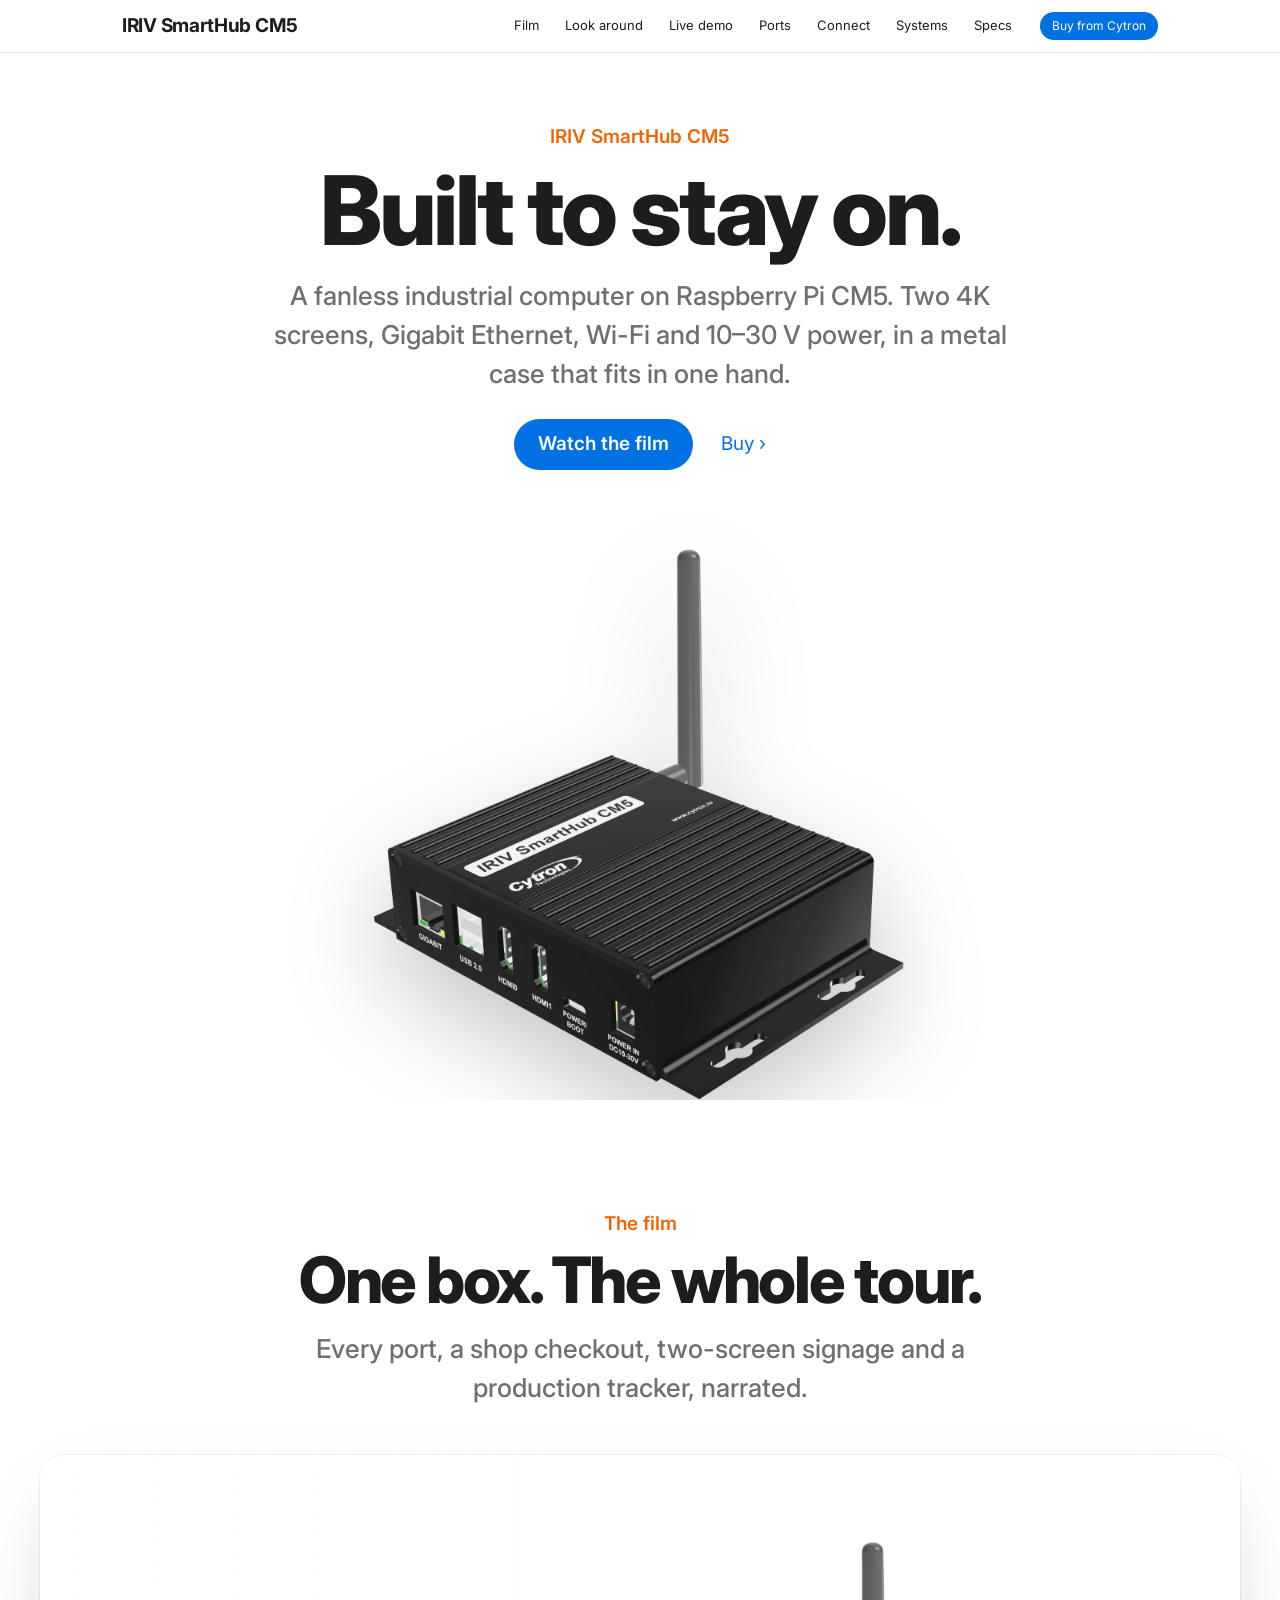
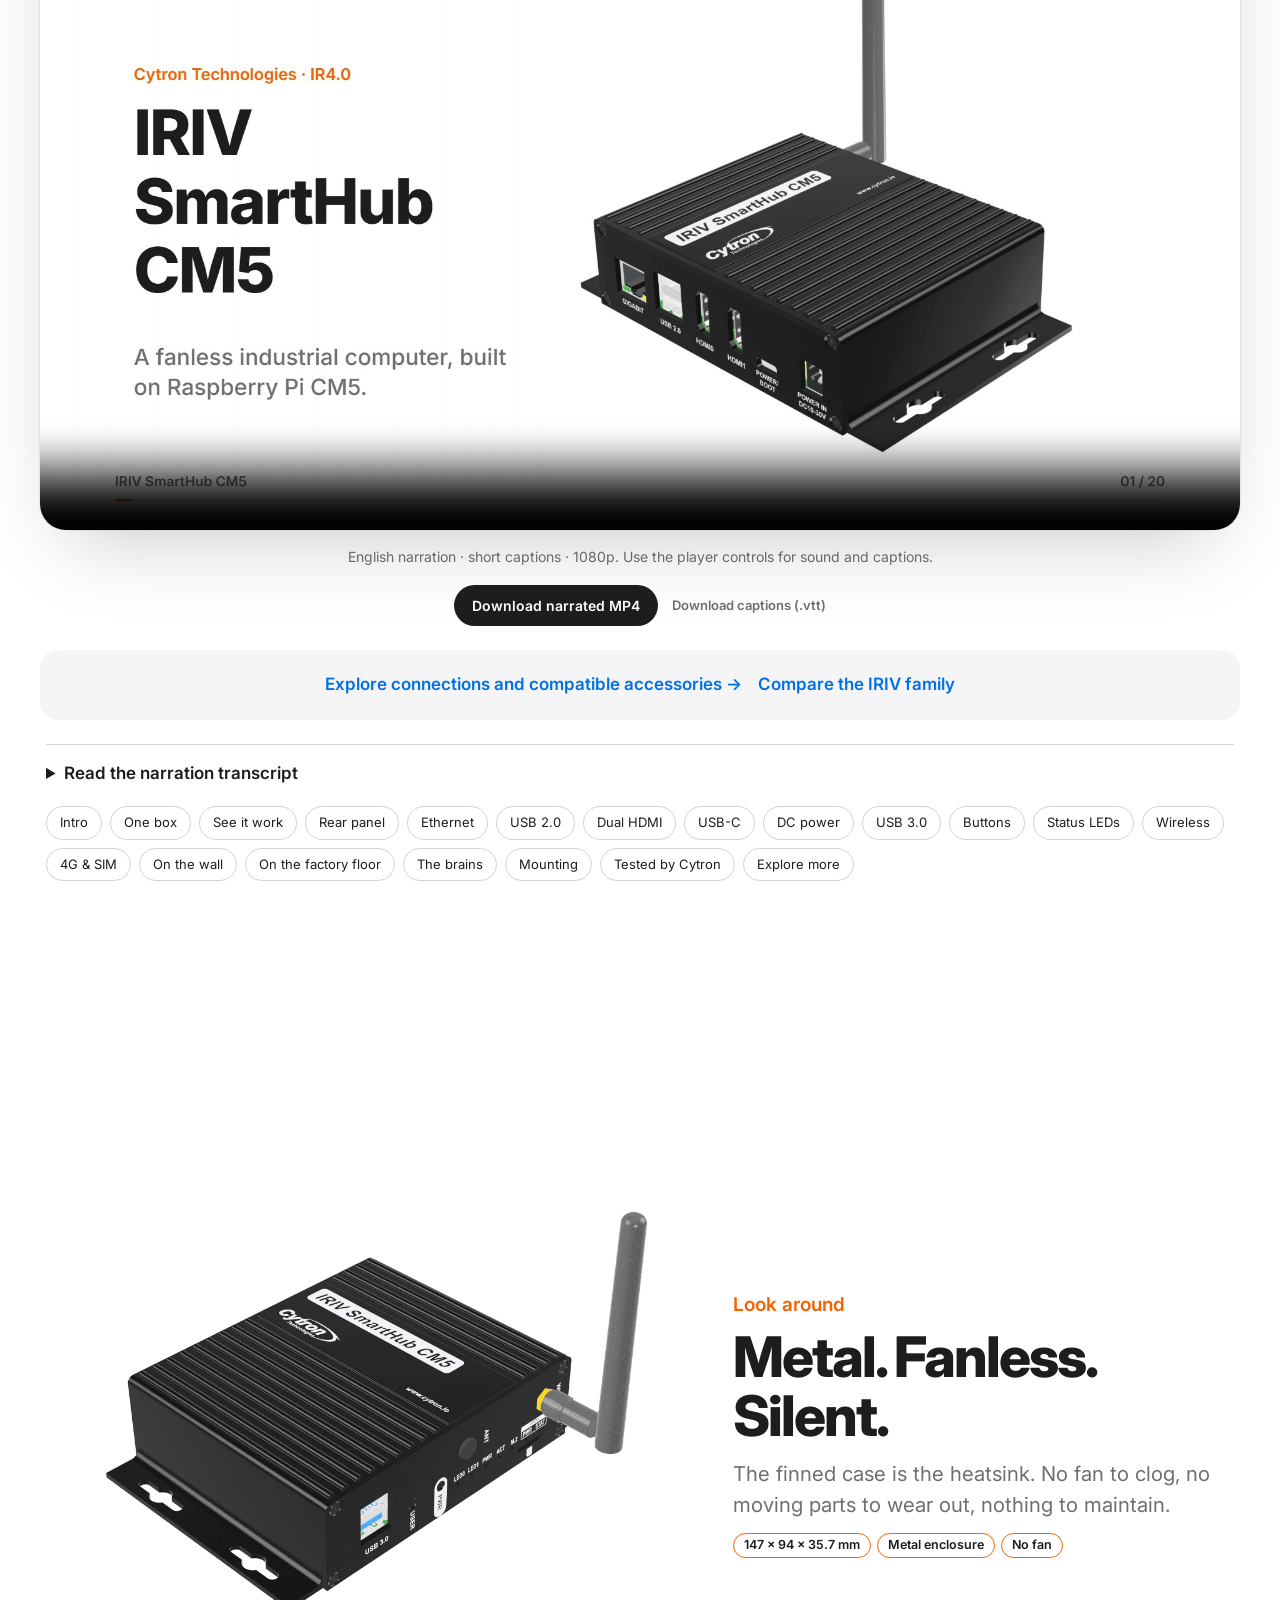
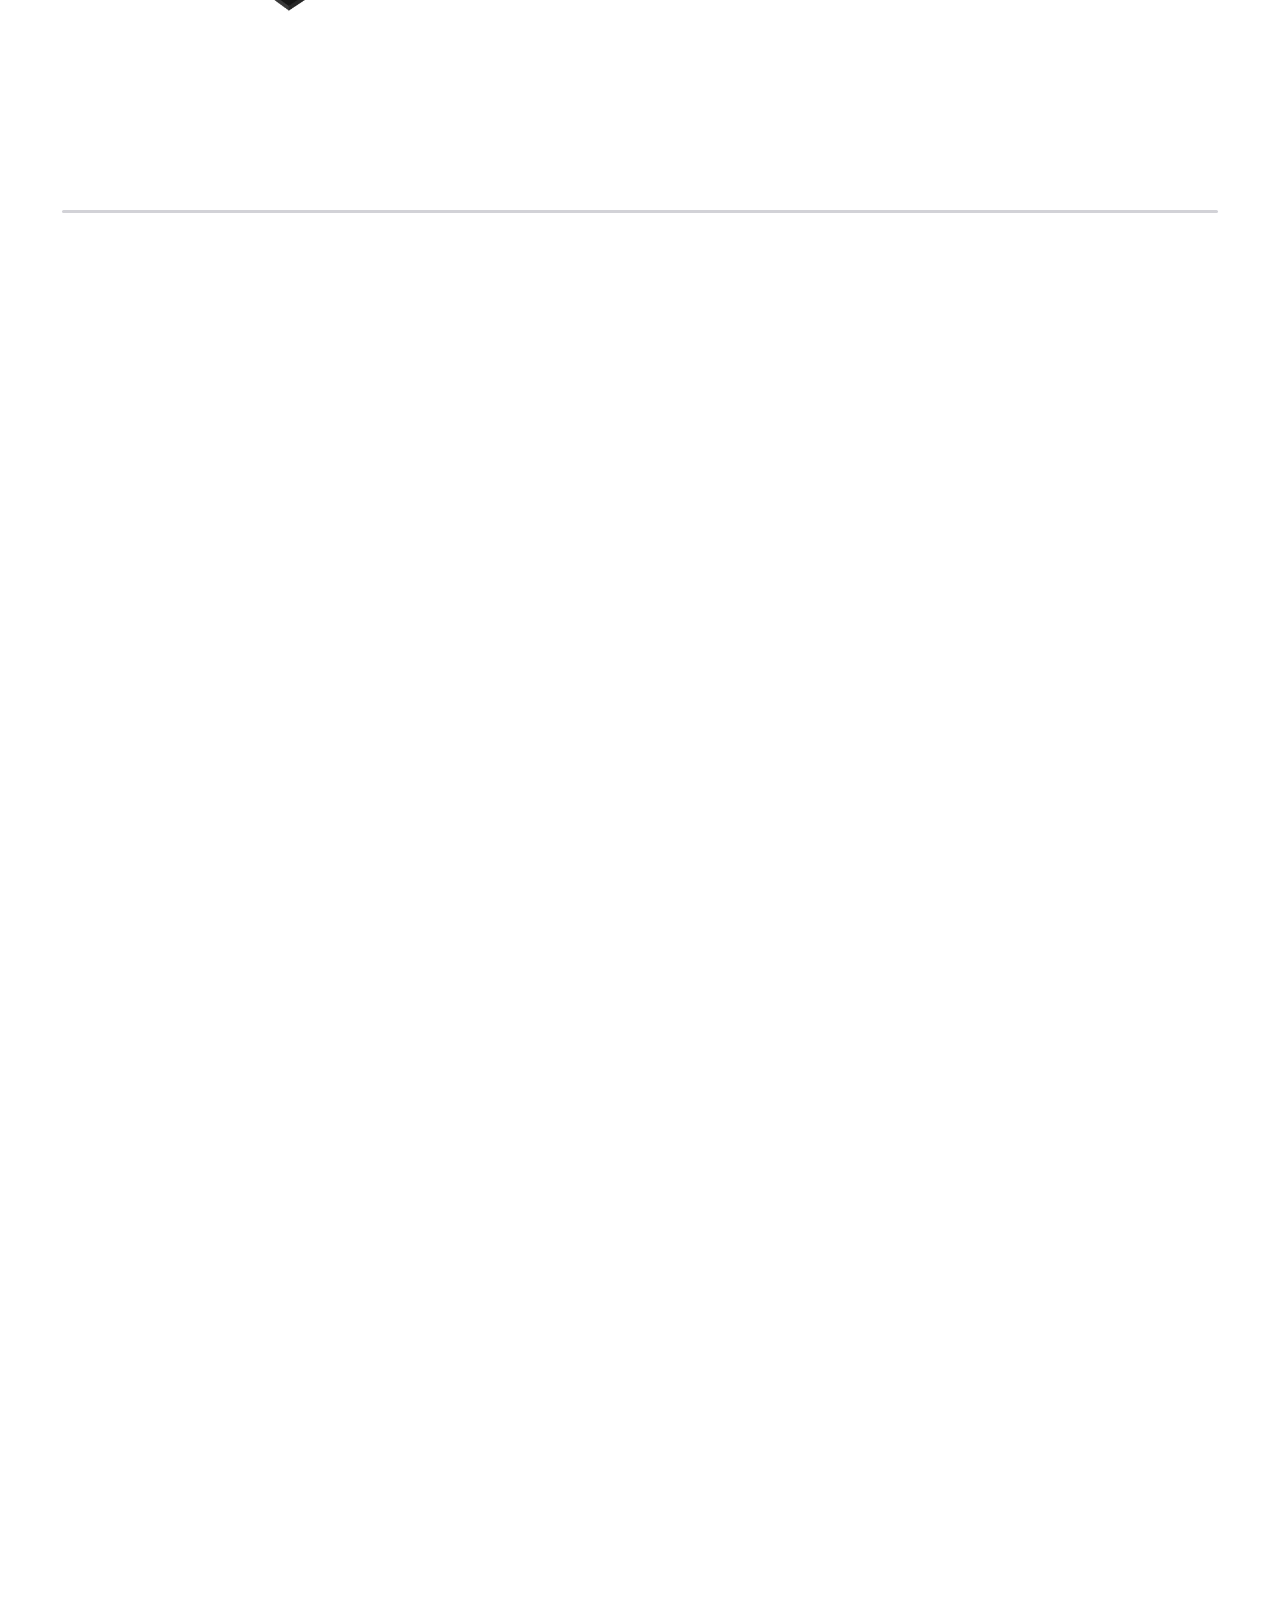
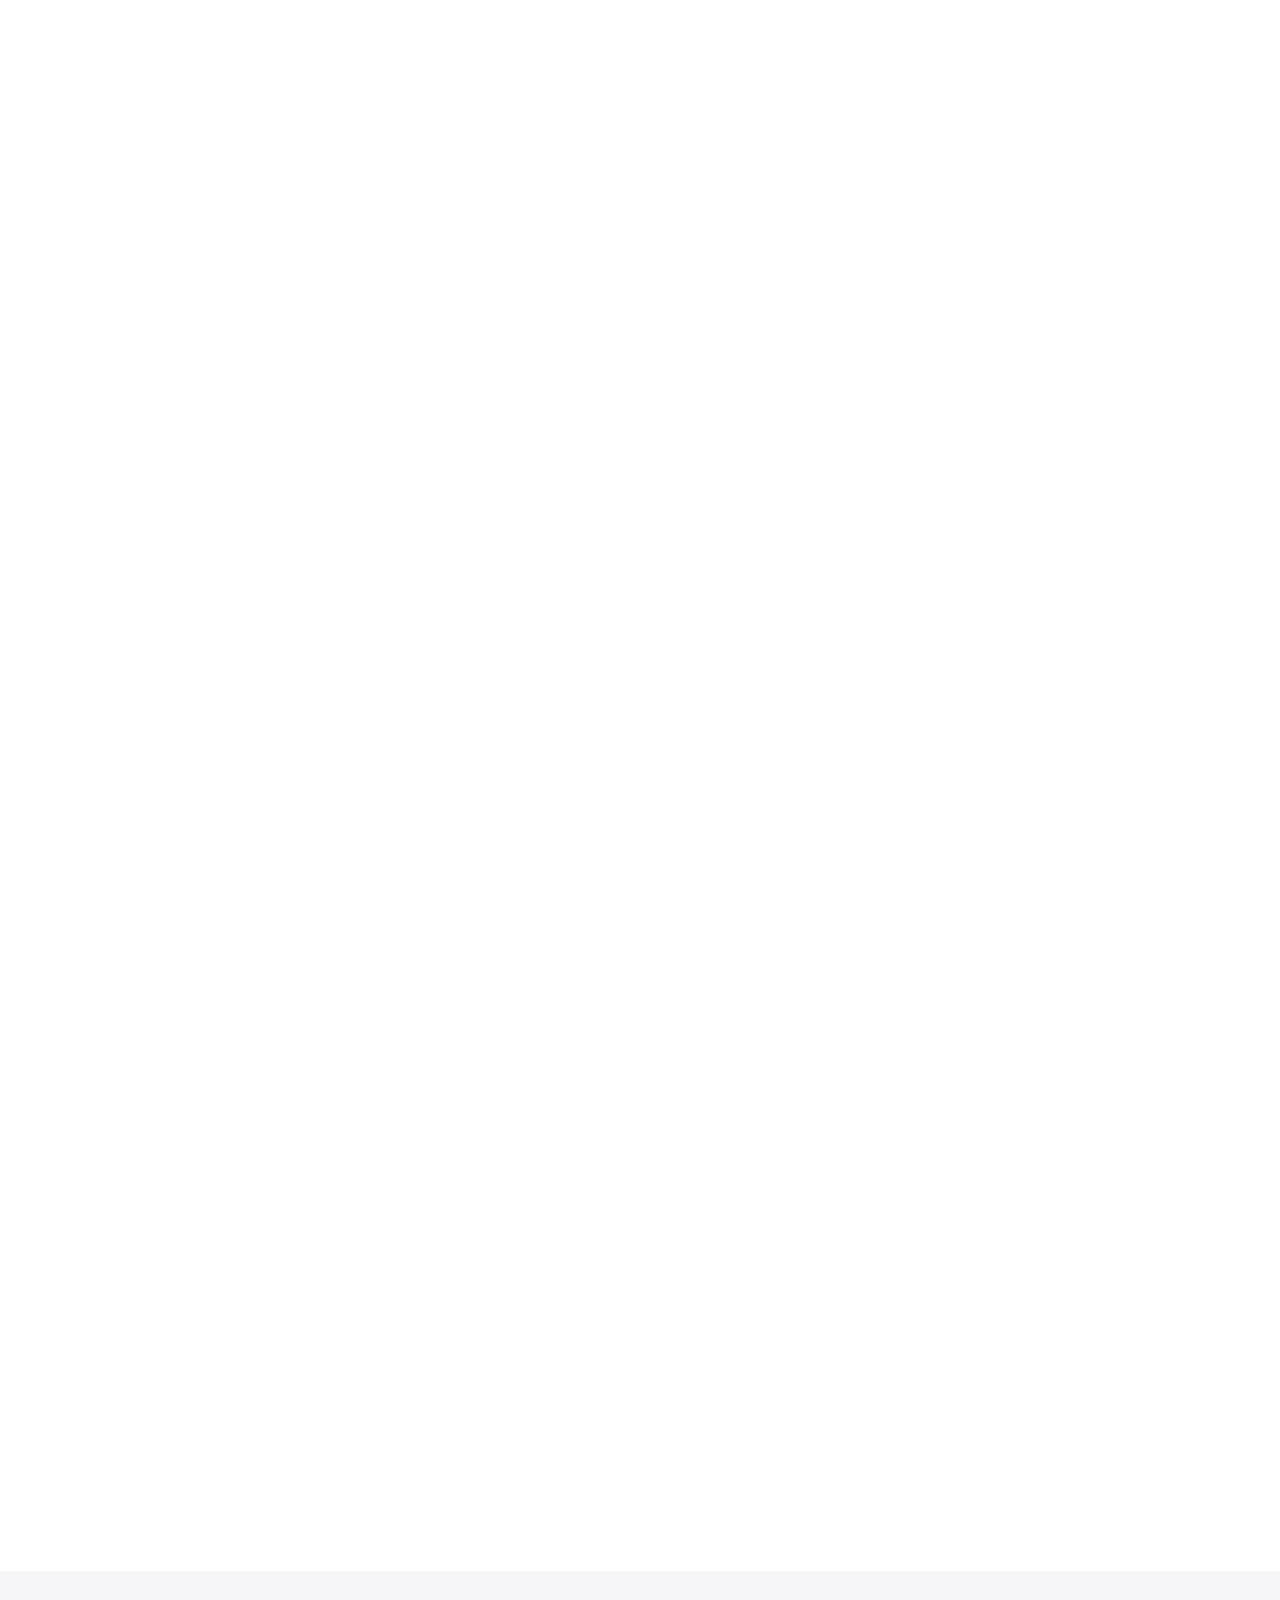
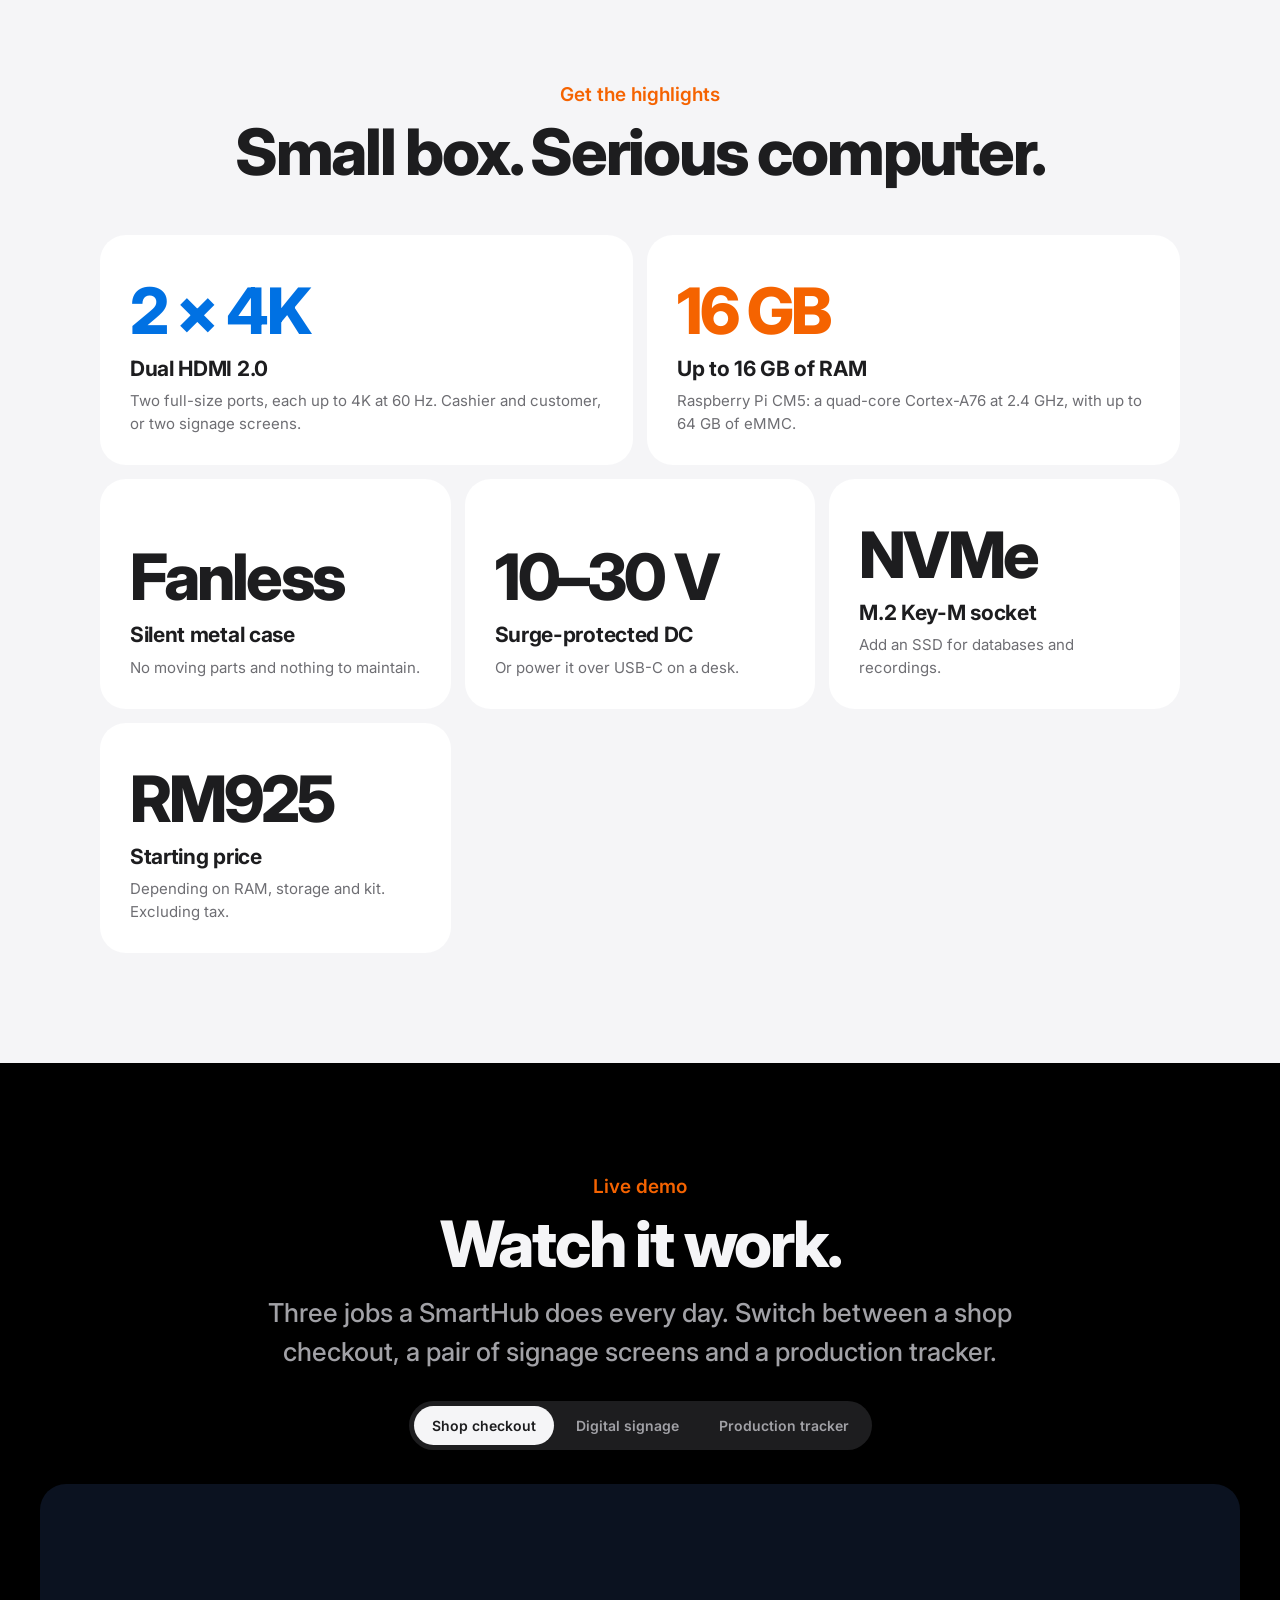
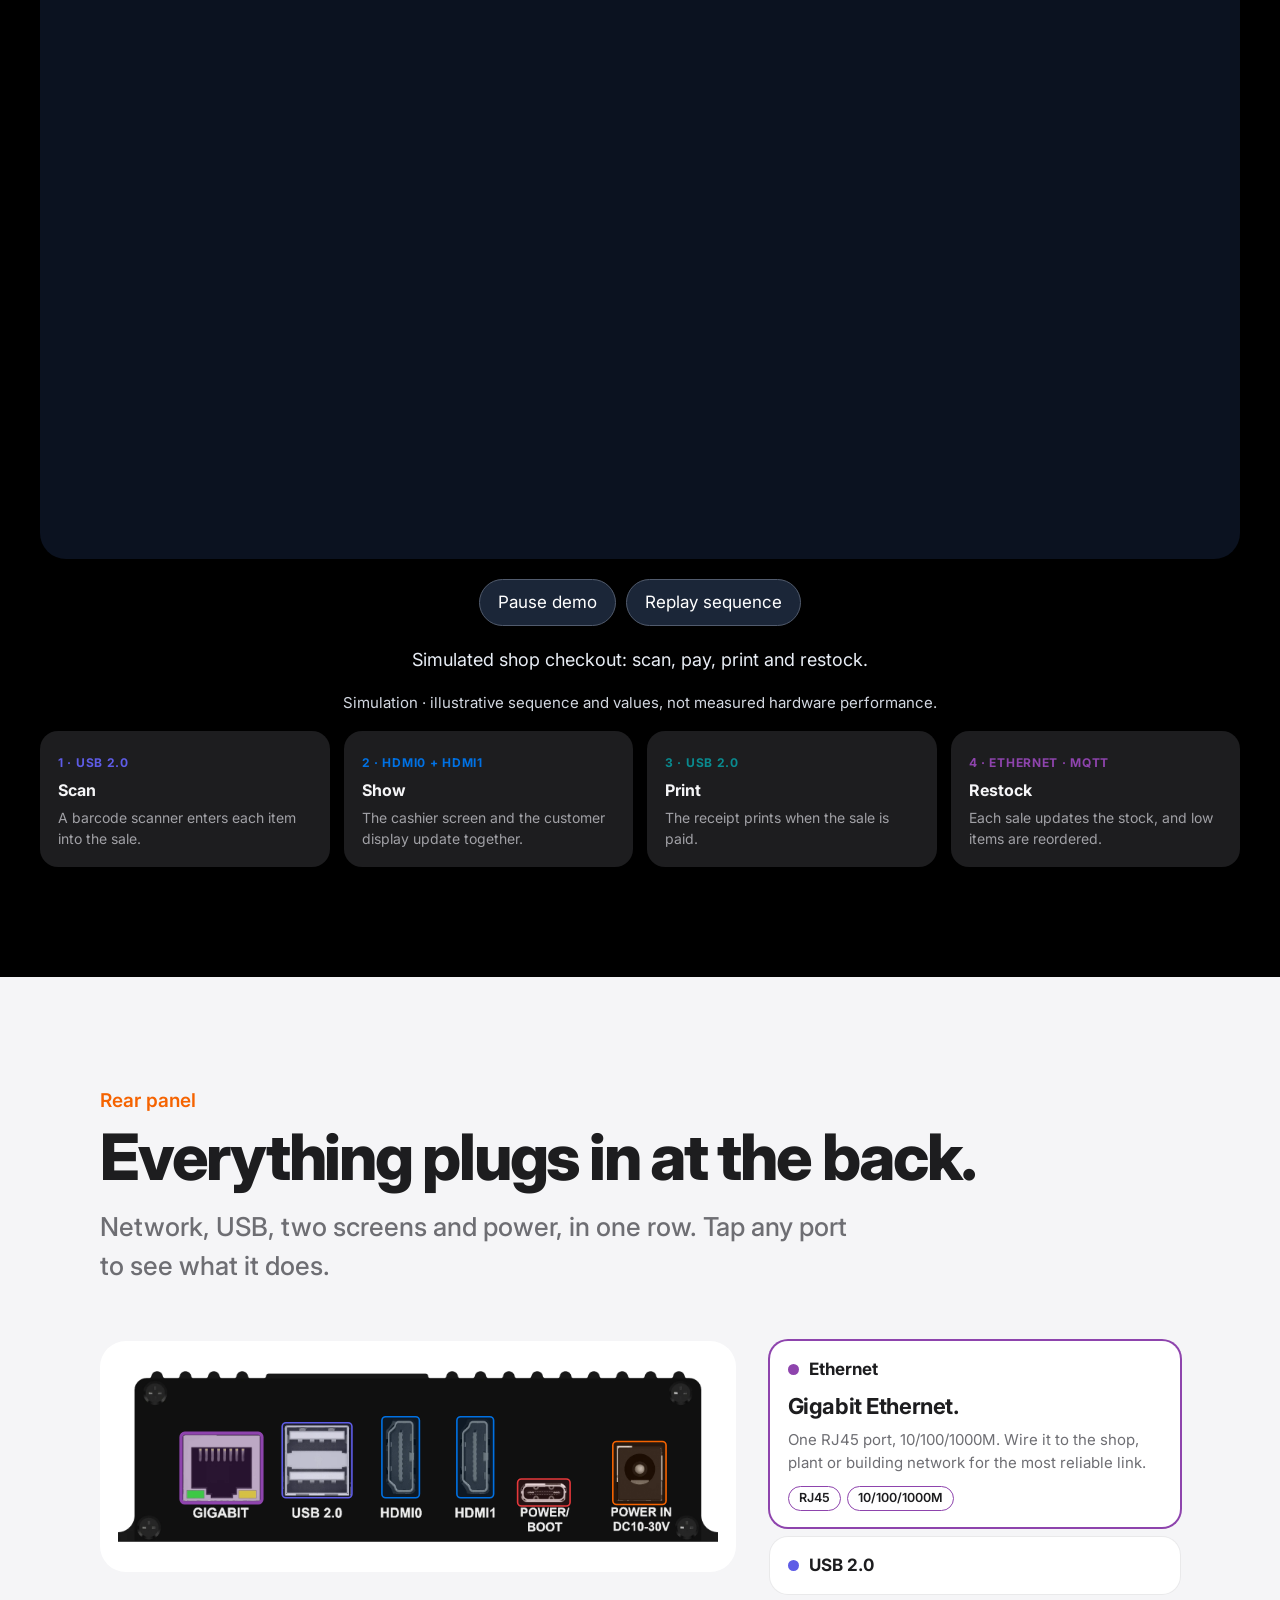
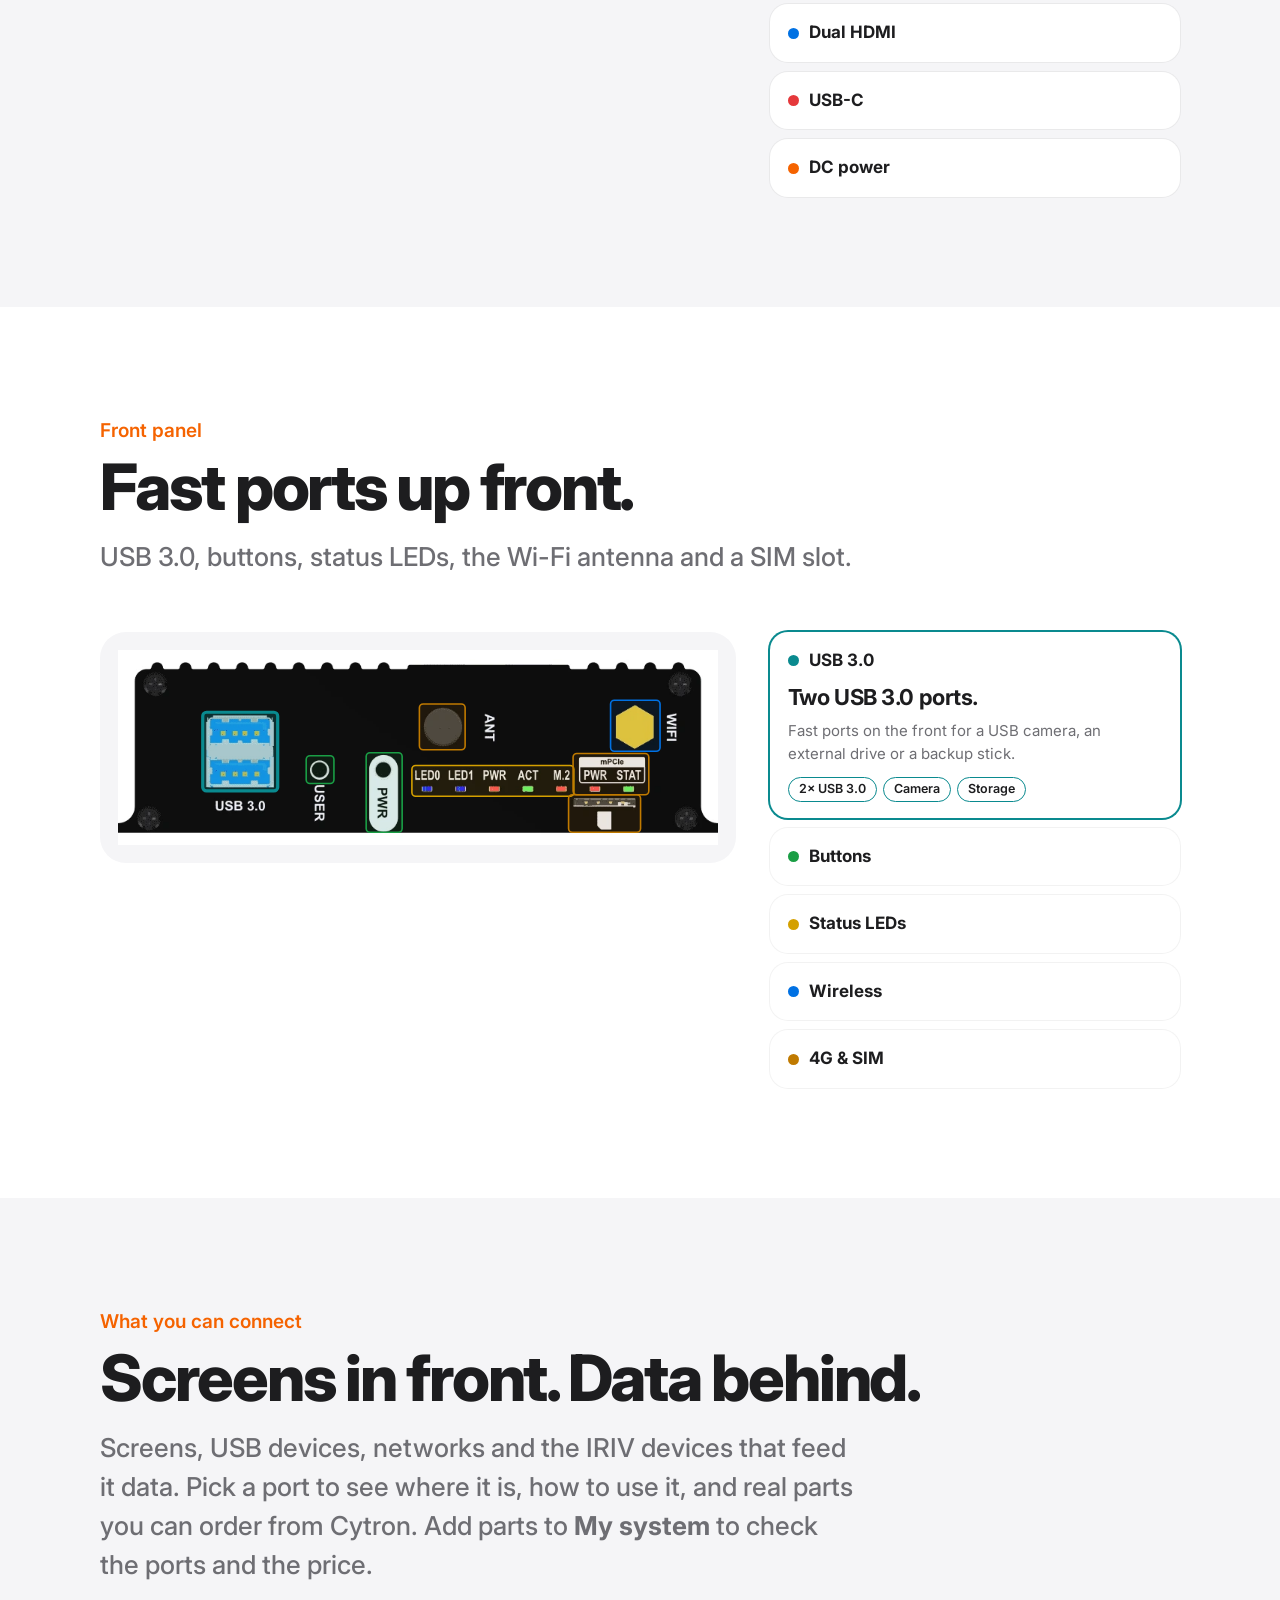
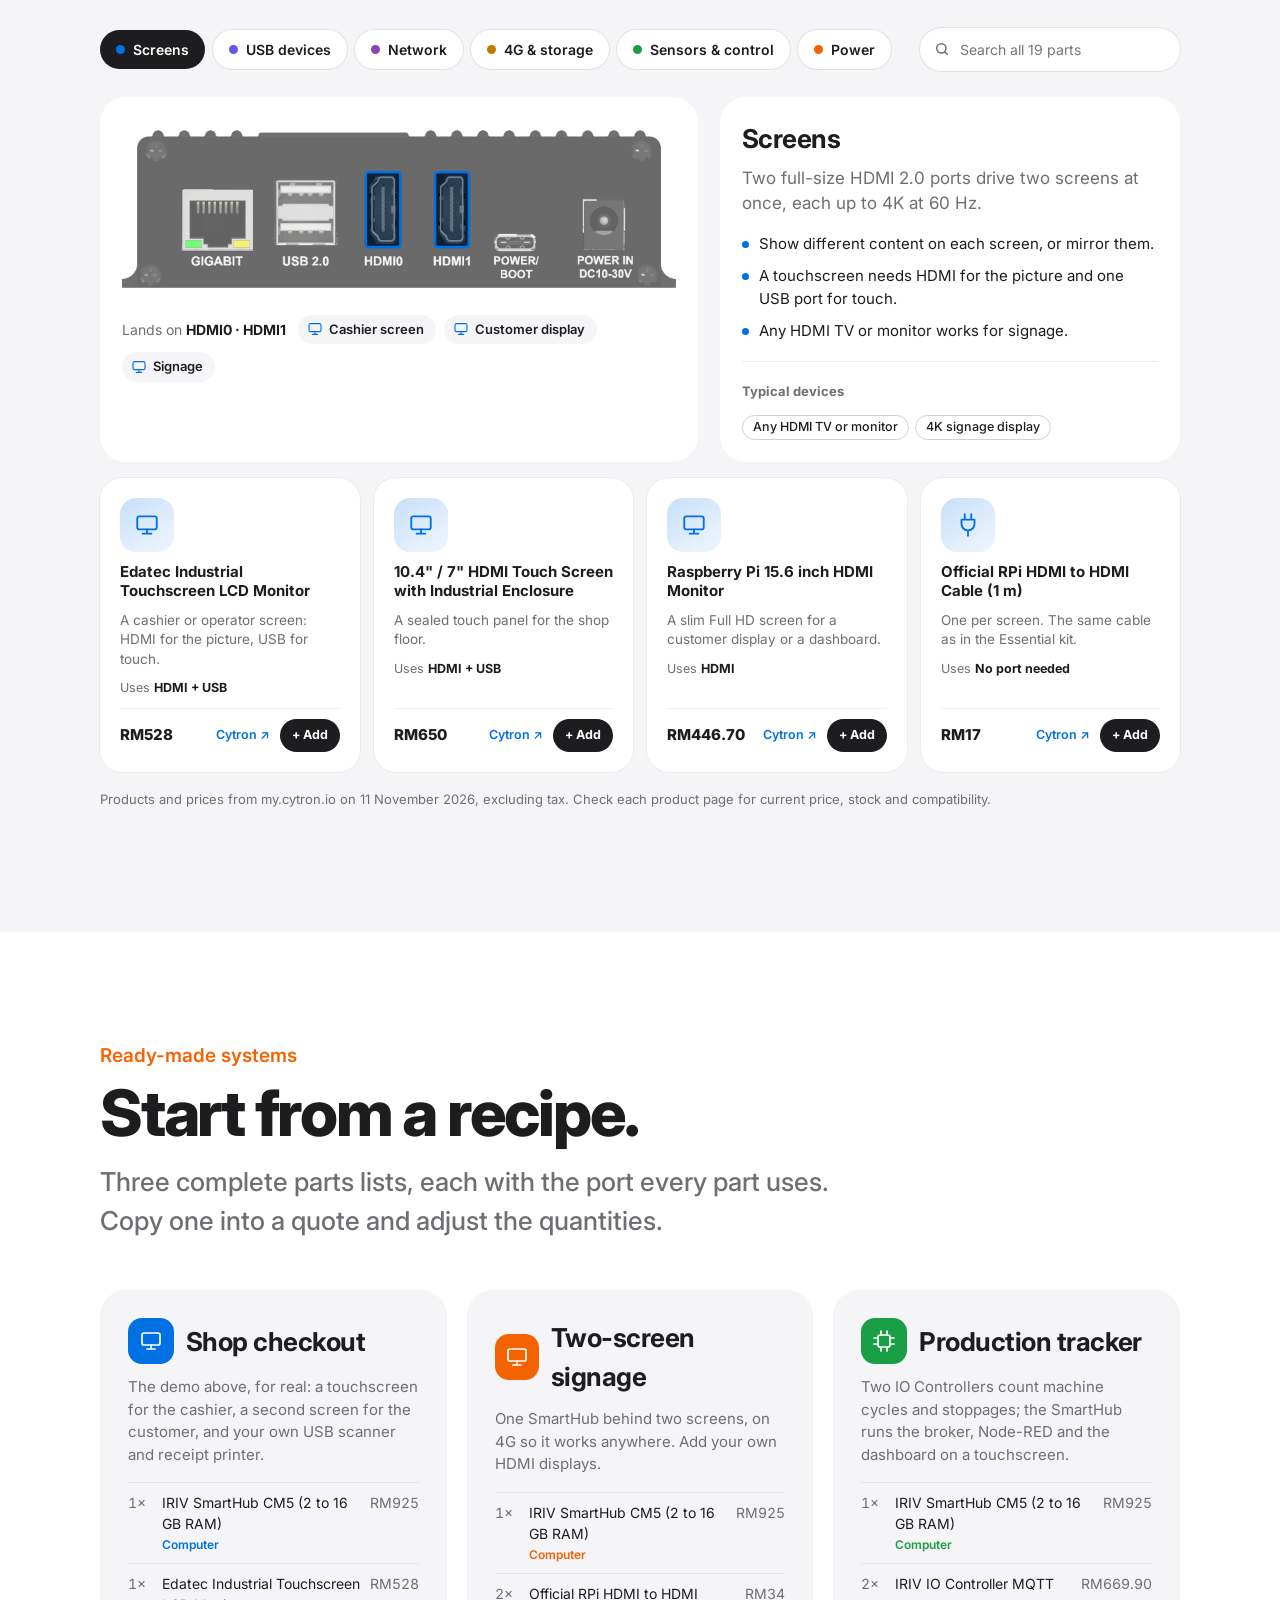
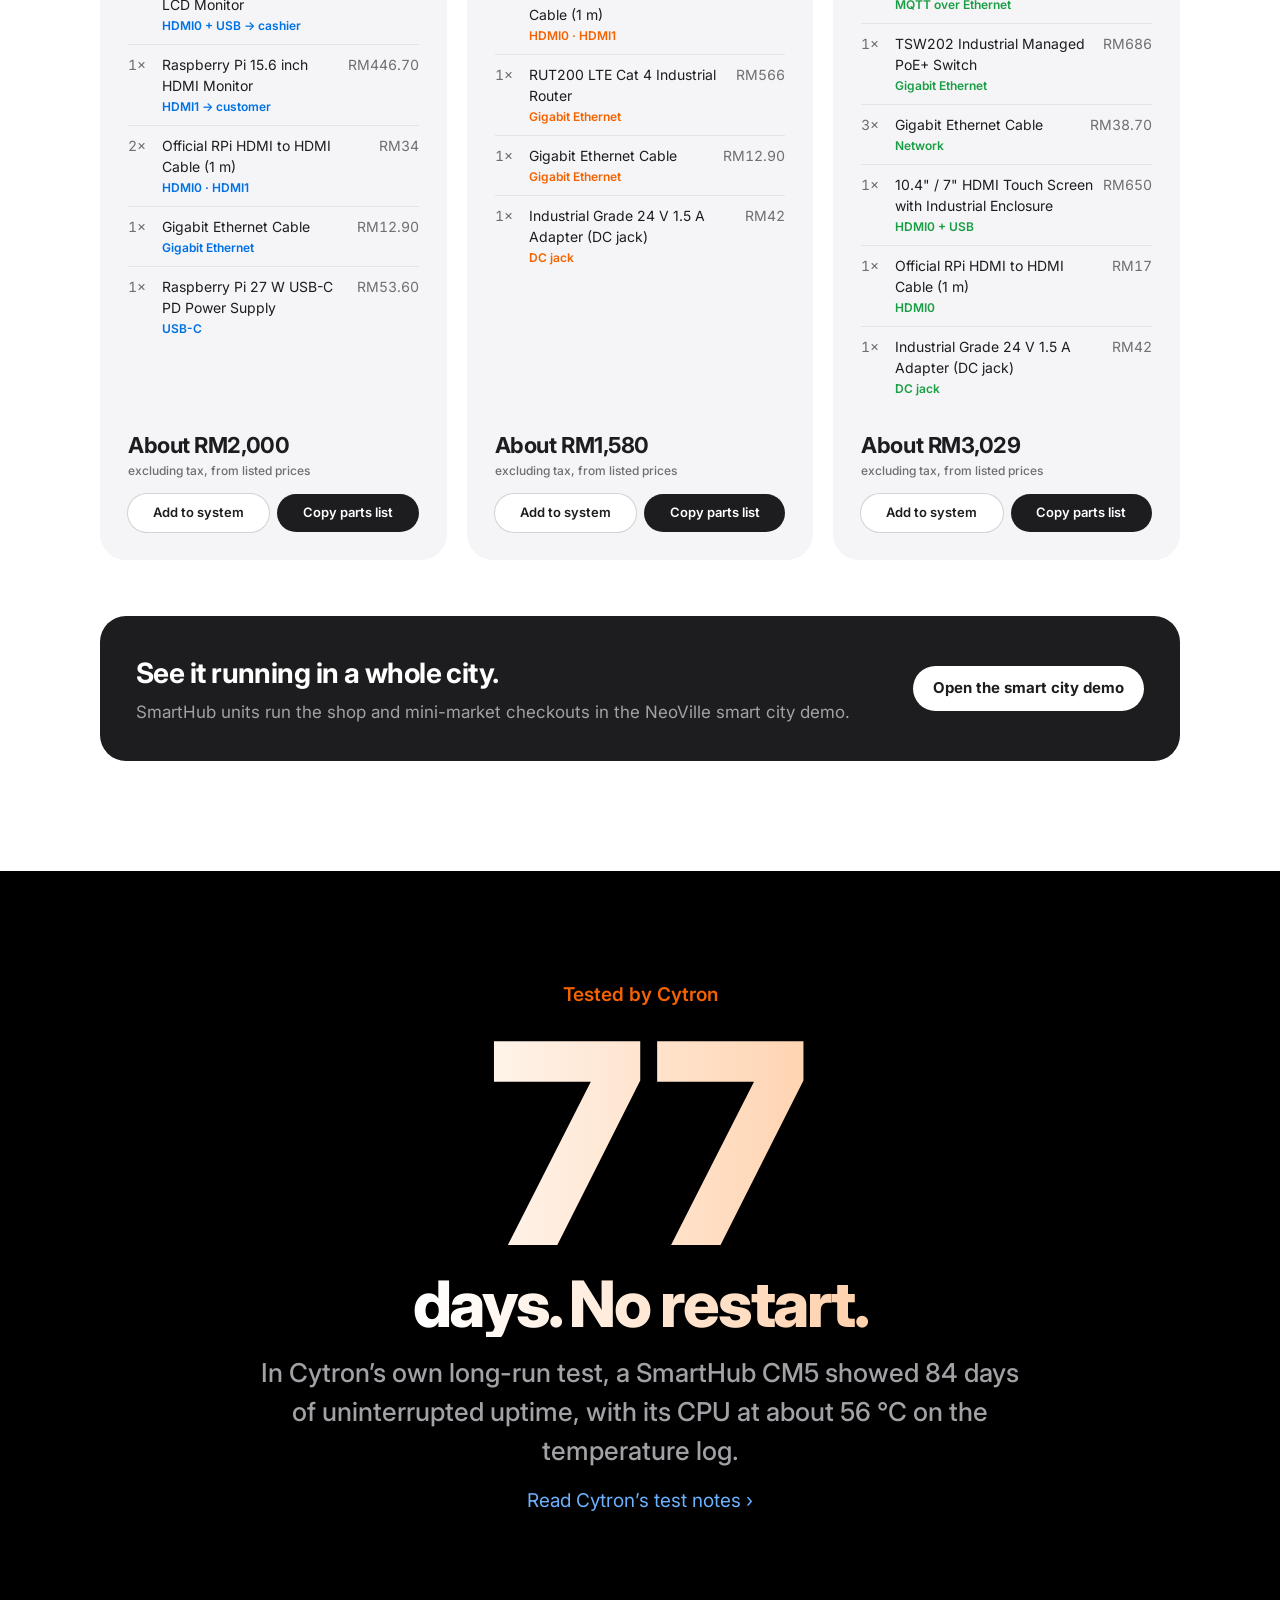
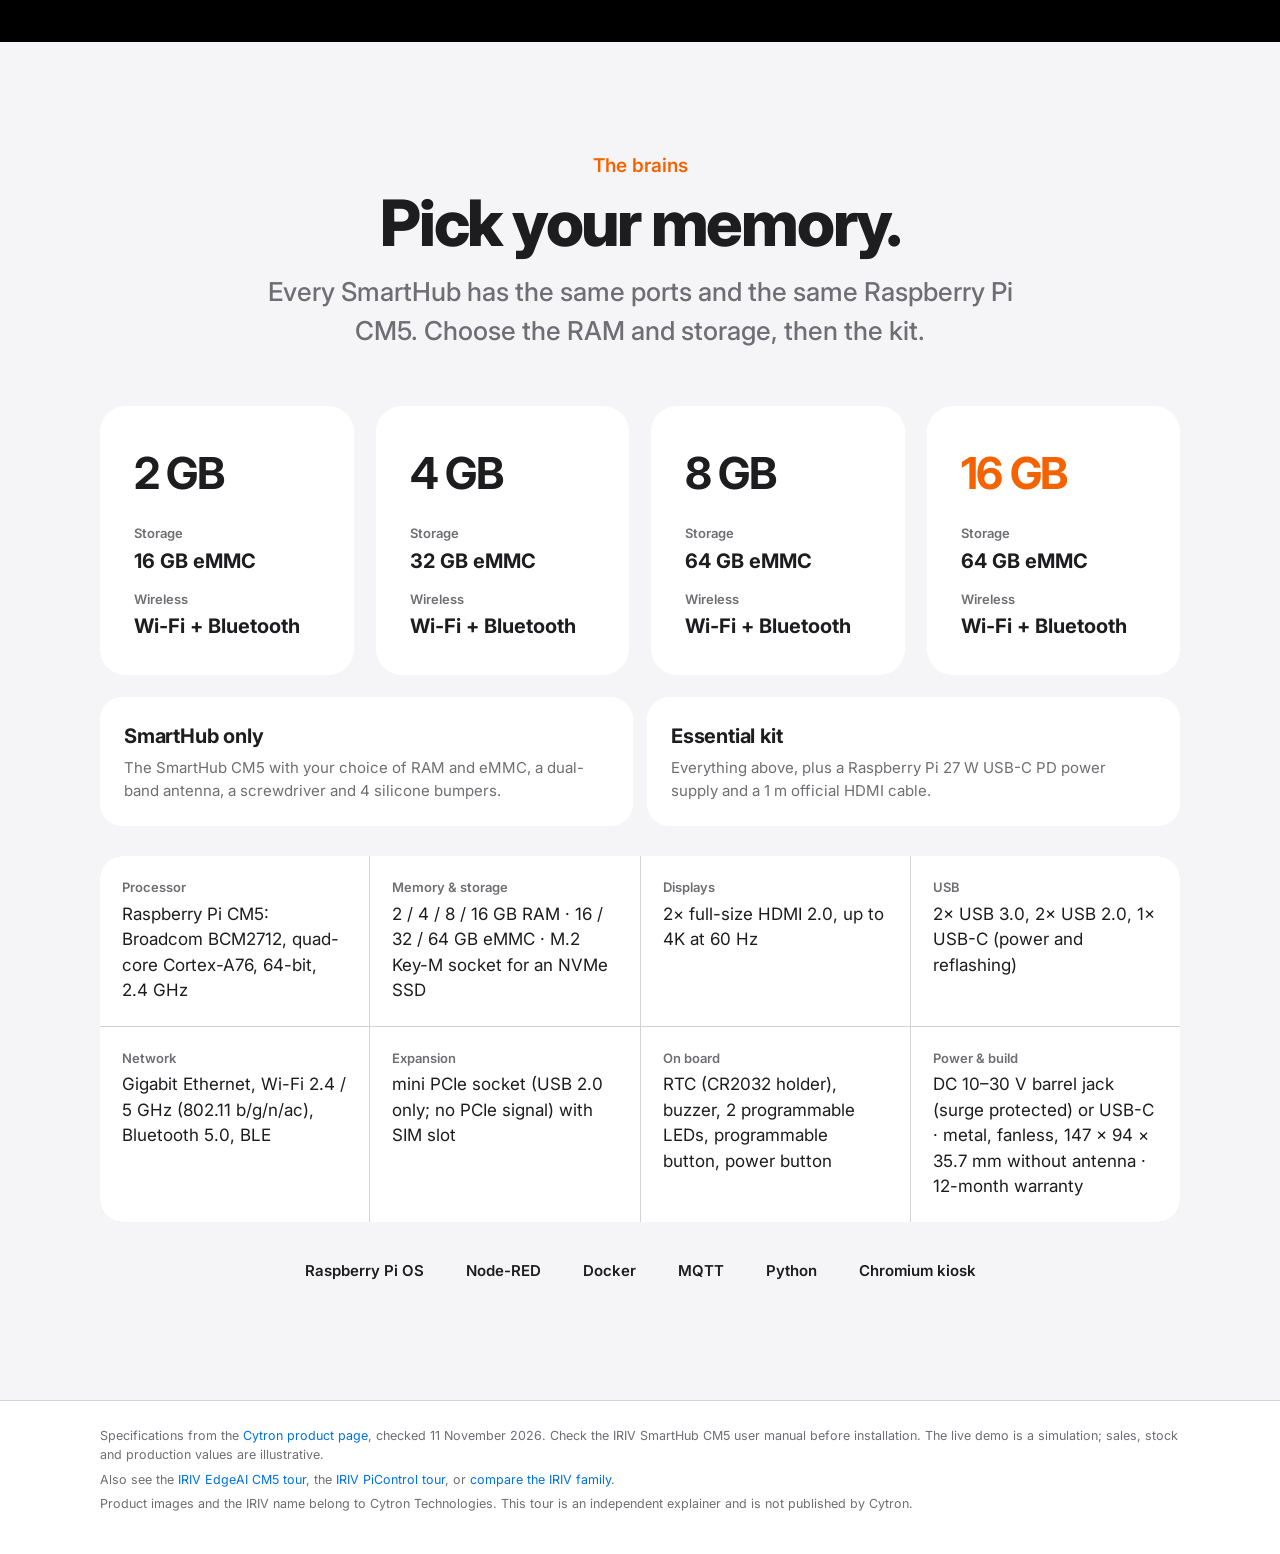
<file: short-video-of-iriv-smarthub/index.html>
<!doctype html>
<html lang="en">
<head>
<meta charset="utf-8">
<meta name="viewport" content="width=device-width, initial-scale=1">
<title>IRIV SmartHub CM5 Tour</title>
<meta name="description" content="A film, a live demo and an interactive map of every port on the IRIV SmartHub CM5 fanless industrial computer.">
<link rel="preconnect" href="https://fonts.googleapis.com">
<link rel="preconnect" href="https://fonts.gstatic.com" crossorigin>
<link href="https://fonts.googleapis.com/css2?family=Inter:wght@400;500;600;700;800&display=swap" rel="stylesheet">
<style>
  :root { --ink: #1d1d1f; --muted: #6e6e73; --line: #d2d2d7; --soft: #f5f5f7; --accent: #f56300; --blue: #0071e3; --bg: #fff; }
  * { box-sizing: border-box; }
  html { scroll-behavior: smooth; }
  body { margin: 0; background: var(--bg); color: var(--ink); font: 17px/1.5 Inter, -apple-system, "Segoe UI", system-ui, sans-serif; -webkit-font-smoothing: antialiased; }
  a { color: var(--blue); text-decoration: none; }
  a:hover { text-decoration: underline; }
  button { font: inherit; }

  nav { position: sticky; top: 0; z-index: 10; background: rgba(255,255,255,.72); backdrop-filter: saturate(180%) blur(20px); -webkit-backdrop-filter: saturate(180%) blur(20px); border-bottom: 1px solid rgba(0,0,0,.08); }
  nav .in { max-width: 1080px; margin: 0 auto; padding: 0 22px; height: 52px; display: flex; align-items: center; gap: 28px; }
  nav b { font-size: 19px; font-weight: 700; letter-spacing: -.3px; margin-right: auto; }
  nav a { color: var(--ink); font-size: 13px; }
  nav .links { display: flex; gap: 26px; }
  nav .buy { background: var(--blue); color: #fff; padding: 5px 12px; border-radius: 99px; font-size: 12px; }
  nav .buy:hover { text-decoration: none; background: #0077ed; }
  @media (max-width: 720px) { nav .links { display: none; } }

  section { padding: 110px 22px; }
  .wrap { max-width: 1080px; margin: 0 auto; }
  .eyebrow { color: var(--accent); font-weight: 600; font-size: 19px; margin: 0 0 8px; }
  h1, h2 { font-weight: 800; letter-spacing: -.035em; line-height: 1.05; margin: 0; }
  h1 { font-size: clamp(48px, 9vw, 96px); }
  h2 { font-size: clamp(38px, 6vw, 64px); }
  .lede { font-size: clamp(19px, 2.4vw, 26px); color: var(--muted); font-weight: 500; margin: 16px 0 0; max-width: 760px; }
  .center { text-align: center; }
  .center .lede { margin-left: auto; margin-right: auto; }

  /* hero */
  .hero { padding-top: 70px; padding-bottom: 0; overflow: hidden; }
  .hero-links { display: flex; justify-content: center; gap: 28px; align-items: center; margin: 26px 0 0; font-size: 19px; }
  .pill { background: var(--blue); color: #fff; padding: 11px 24px; border-radius: 99px; font-weight: 600; }
  .pill:hover { text-decoration: none; background: #0077ed; }
  .hero-img { display: block; width: min(640px, 88vw); height: auto; margin: 30px auto -40px; filter: drop-shadow(0 40px 50px rgba(0,0,0,.22)); }
  .bento { display: grid; grid-template-columns: repeat(6, 1fr); gap: 14px; margin-top: 50px; text-align: left; }
  .tile { grid-column: span 2; background: #fff; border-radius: 26px; padding: 30px; min-height: 230px; display: flex; flex-direction: column; justify-content: flex-end; }
  .tile.wide { grid-column: span 3; }
  .tile .n { font-size: clamp(44px, 5vw, 72px); font-weight: 800; letter-spacing: -.045em; line-height: 1; color: var(--c, var(--ink)); }
  .tile b { display: block; font-size: 21px; letter-spacing: -.015em; margin-top: 10px; }
  .tile p { margin: 6px 0 0; color: var(--muted); font-size: 15px; }
  .tile:nth-child(2) { transition-delay: .08s; } .tile:nth-child(3) { transition-delay: .16s; } .tile:nth-child(4) { transition-delay: .24s; } .tile:nth-child(5) { transition-delay: .32s; } .tile:nth-child(6) { transition-delay: .4s; }
  @media (max-width: 880px) { .tile, .tile.wide { grid-column: span 3; } }
  @media (max-width: 560px) { .tile, .tile.wide { grid-column: span 6; min-height: 0; } }
  .dark { background: #000; color: #f5f5f7; }
  .dark h2 { background: linear-gradient(90deg, #fff 30%, #ffb070); -webkit-background-clip: text; background-clip: text; color: transparent; }
  .dark .lede { color: #a1a1a6; }
  .dark .cmcard, .dark .kits div, .dark .feat div, .dark .sw span { color: var(--ink); }

  /* film */
  .player { margin: 48px auto 0; max-width: 1200px; }
  .screen { position: relative; border-radius: 26px; overflow: hidden; background: #fff; box-shadow: 0 0 0 1px rgba(0,0,0,.06), 0 30px 80px -30px rgba(0,0,0,.25); cursor: pointer; }
  .screen canvas { display: block; width: 100%; height: auto; aspect-ratio: 16 / 9; }
  .bigplay { position: absolute; inset: 0; margin: auto; width: 84px; height: 84px; border-radius: 50%; border: 0; background: rgba(29,29,31,.78); color: #fff; display: grid; place-items: center; cursor: pointer; transition: opacity .25s, transform .25s; }
  .bigplay svg { width: 30px; height: 30px; margin-left: 5px; }
  .playing .bigplay { opacity: 0; transform: scale(.9); pointer-events: none; }
  .bar { display: flex; align-items: center; gap: 14px; margin-top: 18px; padding: 0 6px; flex-wrap: wrap; }
  .ctl { width: 40px; height: 40px; border-radius: 50%; border: 0; background: var(--soft); color: var(--ink); display: grid; place-items: center; cursor: pointer; flex: none; }
  .ctl:hover { background: #e8e8ed; }
  .ctl svg { width: 16px; height: 16px; }
  .time { font-variant-numeric: tabular-nums; font-size: 13px; color: var(--muted); width: 92px; flex: none; }
  input[type=range] { flex: 1; min-width: 140px; accent-color: var(--accent); }
  .dl { border: 0; border-radius: 99px; background: var(--ink); color: #fff; padding: 10px 18px; font-size: 14px; font-weight: 600; cursor: pointer; flex: none; }
  .dl:disabled { opacity: .6; cursor: progress; }
  .files { font-size: 13px; font-weight: 600; color: var(--muted); }
  .dlnote { width: 100%; font-size: 13px; color: var(--muted); min-height: 20px; text-align: right; }
  .chapters { display: flex; gap: 8px; flex-wrap: wrap; margin-top: 14px; padding: 0 6px; }
  .chapters button { border: 1px solid var(--line); background: #fff; border-radius: 99px; padding: 6px 13px; font-size: 13px; color: var(--ink); cursor: pointer; }
  .chapters button:hover { border-color: var(--ink); }
  .chapters button.on { background: var(--ink); border-color: var(--ink); color: #fff; }

  /* pin maps */
  .grey { background: var(--soft); }
  .map { display: grid; grid-template-columns: minmax(0, 1.55fr) minmax(280px, 1fr); gap: 34px; margin-top: 56px; align-items: start; }
  @media (max-width: 880px) { .map { grid-template-columns: 1fr; } }
  .stage { background: #fff; border-radius: 26px; padding: 18px; position: sticky; top: 76px; }
  @media (max-width: 880px) { .stage { position: static; } }
  .stage svg { display: block; width: 100%; height: auto; }
  .hot rect { fill: color-mix(in srgb, var(--c) 10%, transparent); stroke: var(--c); stroke-width: 1.6; vector-effect: non-scaling-stroke; cursor: pointer; transition: fill .2s, stroke-width .2s; }
  .hot:hover rect, .hot:focus-visible rect { fill: color-mix(in srgb, var(--c) 22%, transparent); }
  .hot.on rect { fill: color-mix(in srgb, var(--c) 26%, transparent); stroke-width: 3.2; }
  .hot:focus { outline: none; }
  @keyframes pulse { 50% { stroke-opacity: .45; } }
  .list { display: grid; gap: 10px; }
  .card { text-align: left; border: 0; background: #fff; border-radius: 18px; padding: 16px 18px; cursor: pointer; color: var(--ink); box-shadow: 0 0 0 1px rgba(0,0,0,.05); transition: box-shadow .2s, transform .2s; }
  .card:hover { transform: translateY(-1px); box-shadow: 0 0 0 1px rgba(0,0,0,.08), 0 10px 24px -14px rgba(0,0,0,.3); }
  .card .nm { display: flex; align-items: center; gap: 10px; font-weight: 700; font-size: 17px; }
  .card .nm i { width: 11px; height: 11px; border-radius: 50%; background: var(--c); flex: none; }
  .card .more { display: none; margin-top: 8px; }
  .card.on { box-shadow: 0 0 0 2px var(--c); }
  .card.on .more { display: block; }
  .card h3 { font-size: 22px; letter-spacing: -.02em; margin: 0 0 6px; }
  .card p { margin: 0; color: var(--muted); font-size: 15px; }
  .chips { display: flex; flex-wrap: wrap; gap: 6px; margin-top: 12px; }
  .chips span { border: 1.5px solid var(--c); border-radius: 99px; padding: 2px 10px; font-size: 12.5px; font-weight: 600; }
  .terms { margin: 12px 0 0; padding: 0; list-style: none; font-size: 13.5px; }
  .terms li { display: flex; gap: 10px; padding: 5px 0; border-top: 1px solid #ececf0; }
  .terms b { width: 74px; flex: none; }
  .terms span { color: var(--muted); }

  /* terminal diagram */
  .blocks { display: grid; grid-template-columns: 1fr 1fr; gap: 26px; margin-top: 60px; }
  @media (max-width: 720px) { .blocks { grid-template-columns: 1fr; } }
  .block { background: #1d1d1f; border-radius: 22px; padding: 22px 18px 18px; color: #fff; }
  .block h4 { margin: 0 0 14px; font-size: 13px; color: #a1a1a6; font-weight: 600; text-transform: uppercase; letter-spacing: .08em; }
  .row { display: grid; grid-template-columns: repeat(8, 1fr); gap: 6px; }
  .row + .row { margin-top: 6px; }
  .pin { border: 0; border-radius: 10px; padding: 12px 2px 10px; background: #2c2c2e; color: #fff; cursor: pointer; display: grid; justify-items: center; gap: 6px; font-size: 11.5px; font-weight: 700; line-height: 1.1; min-width: 0; }
  .pin i { width: 16px; height: 16px; border-radius: 50%; background: radial-gradient(circle at 40% 35%, #ffb36b, #f56300 70%); box-shadow: inset 0 0 0 3px #3a3a3c; }
  .pin span { text-align: center; white-space: nowrap; }
  @media (max-width: 560px) { .pin { font-size: 8.5px; padding: 9px 0 8px; border-radius: 8px; } .row { gap: 4px; } .block { padding: 18px 10px 12px; } }
  .pin:hover, .pin.on { background: color-mix(in srgb, var(--c) 55%, #2c2c2e); }
  .legend { display: flex; flex-wrap: wrap; gap: 14px; margin-top: 20px; font-size: 13px; color: var(--muted); }
  .legend span { display: flex; align-items: center; gap: 7px; }
  .legend i { width: 10px; height: 10px; border-radius: 50%; background: var(--c); }

  /* specs */
  .cm { display: grid; grid-template-columns: 1fr 1fr; gap: 22px; margin-top: 56px; }
  @media (max-width: 720px) { .cm { grid-template-columns: 1fr; } }
  .cmcard { background: #fff; border-radius: 26px; padding: 34px; }
  .cmcard h3 { font-size: 44px; letter-spacing: -.03em; margin: 0 0 18px; }
  .cmcard:last-child h3 { color: var(--accent); }
  .cmcard dl { margin: 0; display: grid; gap: 14px; }
  .cmcard dt { font-size: 13px; color: var(--muted); font-weight: 600; }
  .cmcard dd { margin: 2px 0 0; font-size: 20px; font-weight: 700; }
  .feat { display: grid; grid-template-columns: repeat(auto-fit, minmax(230px, 1fr)); gap: 1px; background: var(--line); border-radius: 22px; overflow: hidden; margin-top: 30px; }
  .feat div { background: #fff; padding: 22px; }
  .feat b { display: block; font-size: 13px; color: var(--muted); font-weight: 600; margin-bottom: 4px; }
  .sw { display: flex; flex-wrap: wrap; gap: 10px; justify-content: center; margin-top: 30px; }
  .sw span { background: var(--soft); border-radius: 99px; padding: 8px 16px; font-weight: 600; font-size: 15px; }

  footer { border-top: 1px solid var(--line); padding: 26px 22px 40px; color: var(--muted); font-size: 12.5px; }
  footer .wrap { display: grid; gap: 6px; }

  /* what you can connect */
  .ctools { display: flex; flex-wrap: wrap; gap: 14px; align-items: center; justify-content: space-between; margin-top: 44px; }
  .tabs { display: flex; flex-wrap: wrap; gap: 8px; }
  .tab { border: 0; border-radius: 99px; padding: 9px 16px; background: #fff; color: var(--ink); box-shadow: 0 0 0 1px rgba(0,0,0,.08); font-size: 14px; font-weight: 600; display: flex; align-items: center; gap: 8px; cursor: pointer; transition: background .2s, color .2s; }
  .tab i { width: 9px; height: 9px; border-radius: 50%; background: var(--c); }
  .tab:hover { box-shadow: 0 0 0 1px var(--c); }
  .tab.on { background: var(--ink); color: #fff; box-shadow: none; }
  .search { position: relative; flex: 0 1 260px; }
  .search input { width: 100%; border: 0; border-radius: 99px; padding: 11px 16px 11px 40px; font: inherit; font-size: 14px; background: #fff; color: var(--ink); box-shadow: 0 0 0 1px rgba(0,0,0,.08); }
  .search input:focus { outline: none; box-shadow: 0 0 0 2px var(--blue); }
  .search svg { position: absolute; left: 14px; top: 50%; transform: translateY(-50%); color: var(--muted); }
  .cpanel { display: grid; grid-template-columns: minmax(0, 1.3fr) minmax(0, 1fr); gap: 22px; margin-top: 26px; }
  @media (max-width: 880px) { .cpanel { grid-template-columns: 1fr; } .search { flex: 1 1 100%; } }
  .portview, .tipcard { background: #fff; border-radius: 26px; padding: 22px; }
  .portview svg { display: block; width: 100%; height: auto; border-radius: 14px; }
  .pv-hot rect { fill: color-mix(in srgb, var(--c) 16%, transparent); stroke: var(--c); stroke-width: 2.6; vector-effect: non-scaling-stroke; }
  .pv-hot circle { fill: color-mix(in srgb, var(--c) 30%, transparent); stroke: var(--c); stroke-width: 1.6; vector-effect: non-scaling-stroke; }
  .pvcap { display: flex; flex-wrap: wrap; gap: 8px; align-items: center; margin-top: 16px; font-size: 14px; color: var(--muted); }
  .pvcap > span:first-child { margin-right: 4px; }
  .pvcap b { color: var(--ink); }
  .pvcap .dev { white-space: nowrap; display: inline-flex; gap: 6px; align-items: center; background: var(--soft); border-radius: 99px; padding: 5px 12px 5px 9px; color: var(--ink); font-weight: 600; font-size: 13px; }
  .pvcap .dev svg { color: var(--c); }
  .tipcard h3 { font-size: 26px; letter-spacing: -.02em; margin: 0 0 8px; }
  .tipcard > p { color: var(--muted); margin: 0 0 16px; }
  .tipcard ul { margin: 0; padding: 0; list-style: none; display: grid; gap: 10px; font-size: 15px; }
  .tipcard li { display: flex; gap: 10px; }
  .tipcard li::before { content: ''; flex: none; width: 7px; height: 7px; border-radius: 50%; background: var(--c); margin-top: 8px; }
  .generic { margin-top: 18px; padding-top: 16px; border-top: 1px solid #ececf0; }
  .generic b { font-size: 13px; color: var(--muted); }
  .generic .chips span { border-color: var(--line); font-weight: 500; }
  .filters { display: flex; flex-wrap: wrap; gap: 6px; margin-top: 24px; }
  .filters button { border: 0; border-radius: 99px; padding: 6px 13px; font-size: 13px; font-weight: 600; background: transparent; color: var(--muted); cursor: pointer; }
  .filters button:hover { color: var(--ink); }
  .filters button.on { background: #fff; color: var(--ink); box-shadow: 0 0 0 1px rgba(0,0,0,.08); }
  .products { display: grid; grid-template-columns: repeat(auto-fill, minmax(240px, 1fr)); gap: 14px; margin-top: 16px; }
  .prod { background: #fff; border-radius: 22px; padding: 20px; display: flex; flex-direction: column; gap: 10px; box-shadow: 0 0 0 1px rgba(0,0,0,.04); transition: transform .2s, box-shadow .2s; }
  .prod:hover { transform: translateY(-2px); box-shadow: 0 0 0 1px rgba(0,0,0,.06), 0 16px 30px -18px rgba(0,0,0,.35); }
  .prod.in-sys { box-shadow: 0 0 0 2px var(--c); }
  .prod .top { display: flex; justify-content: space-between; align-items: flex-start; gap: 8px; }
  .prod .ic { width: 54px; height: 54px; border-radius: 16px; display: grid; place-items: center; color: var(--c); background: linear-gradient(145deg, color-mix(in srgb, var(--c) 22%, #fff), color-mix(in srgb, var(--c) 6%, #fff)); }
  .prod .ptag { font-size: 11.5px; font-weight: 700; color: var(--c); background: color-mix(in srgb, var(--c) 10%, #fff); padding: 3px 9px; border-radius: 99px; }
  .prod b { font-size: 15px; line-height: 1.3; }
  .prod b a { color: var(--ink); }
  .prod p { margin: 0; color: var(--muted); font-size: 13.5px; line-height: 1.45; }
  .uses { font-size: 12.5px; color: var(--muted); }
  .uses span { font-weight: 700; color: var(--ink); }
  .prod .ft { margin-top: auto; padding-top: 10px; border-top: 1px solid #f0f0f3; display: flex; align-items: center; gap: 10px; }
  .prod .ft .price { font-weight: 800; font-size: 15px; margin-right: auto; }
  .prod .ft a { font-size: 12.5px; font-weight: 600; }
  .add { border: 0; border-radius: 99px; background: var(--ink); color: #fff; font-size: 12.5px; font-weight: 700; padding: 7px 12px; cursor: pointer; white-space: nowrap; }
  .add.on { background: var(--c); }
  .empty { padding: 50px 20px; text-align: center; color: var(--muted); }
  .note { font-size: 13px; color: var(--muted); margin-top: 18px; }

  /* my system builder */
  .sysbtn { position: fixed; right: 22px; bottom: 22px; z-index: 20; border: 0; border-radius: 99px; background: var(--ink); color: #fff; padding: 13px 20px; font-weight: 700; font-size: 14px; box-shadow: 0 14px 30px -12px rgba(0,0,0,.5); cursor: pointer; display: none; align-items: center; gap: 10px; }
  .sysbtn.show { display: flex; }
  .sysbtn em { font-style: normal; background: var(--accent); border-radius: 99px; padding: 1px 8px; font-size: 12px; }
  .sysbtn.bump { animation: bump .45s; }
  @keyframes bump { 40% { transform: scale(1.08); } }
  .scrim { position: fixed; inset: 0; z-index: 25; background: rgba(0,0,0,.25); opacity: 0; pointer-events: none; transition: opacity .3s; }
  .scrim.open { opacity: 1; pointer-events: auto; }
  .drawer { position: fixed; top: 0; right: 0; bottom: 0; width: min(430px, 100%); z-index: 30; background: #fff; box-shadow: -20px 0 60px -30px rgba(0,0,0,.4); transform: translateX(105%); transition: transform .35s cubic-bezier(.2,.7,.2,1); display: flex; flex-direction: column; visibility: hidden; }
  .drawer.open { transform: none; visibility: visible; }
  .dhead { padding: 18px 22px; border-bottom: 1px solid var(--line); display: flex; align-items: center; justify-content: space-between; }
  .dhead h3 { margin: 0; font-size: 22px; letter-spacing: -.02em; }
  .dx { border: 0; background: var(--soft); width: 34px; height: 34px; border-radius: 50%; cursor: pointer; font-size: 18px; line-height: 1; }
  .dbody { flex: 1; overflow: auto; padding: 4px 22px 22px; }
  .sitem { display: grid; grid-template-columns: 1fr auto; gap: 4px 12px; padding: 12px 0; border-bottom: 1px solid #f0f0f3; font-size: 14px; }
  .sitem b { font-weight: 600; line-height: 1.3; }
  .sitem small { color: var(--muted); font-size: 12px; }
  .qty { display: flex; align-items: center; gap: 6px; }
  .qty button { width: 26px; height: 26px; border-radius: 50%; border: 0; background: var(--soft); cursor: pointer; font-weight: 700; }
  .qty span { min-width: 18px; text-align: center; font-variant-numeric: tabular-nums; }
  .sitem .lp { text-align: right; color: var(--muted); font-size: 13px; font-variant-numeric: tabular-nums; }
  .dbody h4 { margin: 22px 0 10px; font-size: 13px; color: var(--muted); text-transform: uppercase; letter-spacing: .06em; }
  .meters { display: grid; gap: 11px; }
  .meter { font-size: 13px; }
  .meter div { display: flex; justify-content: space-between; }
  .meter i { display: block; height: 6px; border-radius: 9px; background: #ececf0; margin-top: 4px; overflow: hidden; }
  .meter i b { display: block; height: 100%; background: #1a9e45; border-radius: 9px; transition: width .3s; }
  .meter.over i b { background: #e5383b; }
  .meter.over span { color: #e5383b; font-weight: 700; }
  .warn { margin-top: 14px; display: grid; gap: 8px; }
  .warn div { background: #fff4e5; color: #8a4b00; border-radius: 12px; padding: 10px 12px; font-size: 13px; }
  .warn .ok { background: #e9f7ee; color: #15703a; }
  .dfoot { border-top: 1px solid var(--line); padding: 16px 22px 20px; display: grid; gap: 12px; }
  .dfoot .sum b { font-size: 26px; letter-spacing: -.02em; }
  .dfoot .sum small { color: var(--muted); font-size: 12px; }
  .btns { display: flex; gap: 8px; }
  .btns button { flex: 1; }
  .recipe .btns { margin-top: 14px; }
  .ghostbtn { border: 0; border-radius: 99px; background: #fff; color: var(--ink); box-shadow: 0 0 0 1px var(--line); padding: 9px 15px; font-size: 13px; font-weight: 600; cursor: pointer; }
  button:disabled { opacity: .45; cursor: default; }

  /* ready-made systems */
  .recipes { display: grid; grid-template-columns: repeat(auto-fit, minmax(300px, 1fr)); gap: 20px; margin-top: 50px; }
  .recipe { background: var(--soft); border-radius: 26px; padding: 28px; display: flex; flex-direction: column; }
  .recipe .hd { display: flex; align-items: center; gap: 12px; }
  .recipe .hd span { width: 46px; height: 46px; border-radius: 14px; display: grid; place-items: center; background: var(--c); color: #fff; }
  .recipe h3 { font-size: 26px; letter-spacing: -.02em; margin: 0; }
  .recipe > p { color: var(--muted); margin: 12px 0 16px; font-size: 15px; }
  .parts { list-style: none; margin: 0 0 18px; padding: 0; font-size: 14px; }
  .parts li { display: grid; grid-template-columns: 26px 1fr auto; gap: 8px; padding: 9px 0; border-top: 1px solid #e3e3e8; align-items: start; }
  .parts .q { color: var(--muted); font-variant-numeric: tabular-nums; }
  .parts a { color: var(--ink); }
  .parts small { display: block; color: var(--c); font-weight: 600; font-size: 12px; margin-top: 2px; }
  .parts .pr { font-variant-numeric: tabular-nums; color: var(--muted); }
  .total { margin-top: auto; padding-top: 4px; display: flex; justify-content: space-between; align-items: center; gap: 10px; }
  .total b { font-size: 22px; letter-spacing: -.02em; white-space: nowrap; }
  .total small { display: block; font-size: 12px; color: var(--muted); font-weight: 500; letter-spacing: 0; }
  .copy { border: 0; border-radius: 99px; background: var(--ink); color: #fff; padding: 9px 15px; font-size: 13px; font-weight: 600; cursor: pointer; flex: none; }
  .cta { margin-top: 56px; background: #1d1d1f; color: #fff; border-radius: 26px; padding: 36px; display: flex; flex-wrap: wrap; gap: 20px; align-items: center; justify-content: space-between; }
  .cta h3 { margin: 0; font-size: 28px; letter-spacing: -.02em; }
  .cta p { margin: 6px 0 0; color: #a1a1a6; }
  .cta a { background: #fff; color: var(--ink); border-radius: 99px; padding: 11px 20px; font-weight: 700; font-size: 15px; }
  .cta a:hover { text-decoration: none; background: #f5f5f7; }
  @media (prefers-reduced-motion: reduce) { .wire { animation: none; } }

  /* live demo */
  .demo-sec { background: #000; color: #f5f5f7; }
  .demo-sec h2 { color: #f5f5f7; }
  .demo-sec .lede { color: #a1a1a6; }
  .dtabs { display: inline-flex; gap: 4px; background: #1d1d1f; border-radius: 99px; padding: 5px; margin-top: 30px; }
  .dtabs button { border: 0; background: transparent; color: #a1a1a6; padding: 9px 18px; border-radius: 99px; font-weight: 600; font-size: 14px; cursor: pointer; }
  .dtabs button.on { background: #f5f5f7; color: #1d1d1f; }
  .demo-wrap { max-width: 1200px; margin: 34px auto 0; }
  .demo-wrap canvas { display: block; width: 100%; height: auto; aspect-ratio: 16 / 9; border-radius: 26px; background: #0b1220; }
  .dsteps { display: grid; grid-template-columns: repeat(4, 1fr); gap: 14px; margin-top: 16px; }
  @media (max-width: 760px) { .dsteps { grid-template-columns: 1fr 1fr; } }
  .dstep { background: #1d1d1f; border-radius: 18px; padding: 18px; }
  .dstep small { color: var(--c); font-weight: 700; font-size: 12px; text-transform: uppercase; letter-spacing: .06em; }
  .dstep b { display: block; color: #f5f5f7; font-size: 16px; margin-top: 4px; }
  .dstep p { margin: 6px 0 0; color: #a1a1a6; font-size: 14px; line-height: 1.45; }
  .kits { display: grid; grid-template-columns: repeat(auto-fit, minmax(240px, 1fr)); gap: 14px; margin-top: 22px; text-align: left; }
  .kits div { background: #fff; border-radius: 22px; padding: 24px; }
  .kits b { display: block; font-size: 20px; letter-spacing: -.01em; margin-bottom: 6px; }
  .kits p { margin: 0; color: var(--muted); font-size: 15px; }
  .blocks.one { grid-template-columns: minmax(0, 640px); justify-content: center; }

  .reveal { opacity: 0; transform: translateY(14px); transition: opacity .7s ease, transform .7s cubic-bezier(.2,.7,.2,1); }
  .reveal.in { opacity: 1; transform: none; }
  @media (prefers-reduced-motion: reduce) { .reveal { opacity: 1; transform: none; transition: none; } html { scroll-behavior: auto; } }

  /* pinned look-around: one sticky stage, frames cross-fade as the page scrolls */
  .tour { padding: 0; }
  .tour.pinned { height: 420vh; }
  .tour-pin { max-width: 1200px; margin: 0 auto; padding: 90px 22px; display: grid; gap: 80px; }
  .tour.pinned .tour-pin { position: sticky; top: 52px; height: calc(100vh - 52px); padding: 0; display: block; overflow: hidden; }
  .frame { display: grid; grid-template-columns: minmax(0, 1.3fr) minmax(0, 1fr); gap: 40px; align-items: center; }
  .tour.pinned .frame { position: absolute; inset: 0 22px 30px; opacity: 0; }
  .frame img { display: block; width: 100%; height: auto; max-height: 76vh; object-fit: contain; }
  .frame img.wide { aspect-ratio: 2.3; object-fit: cover; }
  .frame h2 { font-size: clamp(32px, 4.4vw, 56px); }
  .frame p:not(.eyebrow) { color: var(--muted); font-size: clamp(17px, 1.6vw, 21px); margin: 14px 0 0; }
  .frame .chips span { border-color: var(--c); }
  .tour-bar { display: none; position: absolute; left: 22px; right: 22px; bottom: 26px; height: 3px; background: var(--line); border-radius: 3px; }
  .tour.pinned .tour-bar { display: block; }
  .tour-bar i { display: block; height: 100%; width: 0; background: var(--accent); border-radius: 3px; }
  @media (max-width: 880px) { .frame { grid-template-columns: 1fr; gap: 14px; align-content: center; } .frame img:not(.wide) { max-height: 44vh; } }
  .map.grey-stage .stage { background: var(--soft); }
  .stat .n { display: block; font-size: clamp(110px, 24vw, 280px); font-weight: 800; letter-spacing: -.06em; line-height: .9; font-variant-numeric: tabular-nums; background: linear-gradient(90deg, #fff 25%, #ffb070); -webkit-background-clip: text; background-clip: text; color: transparent; }
  .stat a { color: #6cb2ff; font-size: 19px; }
</style>
<link rel="stylesheet" href="../styles/iriv-tour-media.css">
</head>
<body>
<nav><div class="in">
  <b>IRIV SmartHub CM5</b>
  <span class="links"><a href="#film">Film</a><a href="#look">Look around</a><a href="#demo">Live demo</a><a href="#rear">Ports</a><a href="#connect">Connect</a><a href="#systems">Systems</a><a href="#specs">Specs</a></span>
  <a class="buy" href="https://my.cytron.io/p-iriv-smarthub-cm5" target="_blank" rel="noopener">Buy from Cytron</a>
</div></nav>

<section class="hero center" id="top">
  <div class="wrap">
    <p class="eyebrow">IRIV SmartHub CM5</p>
    <h1>Built to stay on.</h1>
    <p class="lede">A fanless industrial computer on Raspberry Pi CM5. Two 4K screens, Gigabit Ethernet, Wi-Fi and 10–30 V power, in a metal case that fits in one hand.</p>
    <p class="hero-links"><a class="pill" href="#film">Watch the film</a><a href="https://my.cytron.io/p-iriv-smarthub-cm5" target="_blank" rel="noopener">Buy ›</a></p>
  </div>
  <img class="hero-img" src="images/hero.webp" width="1600" height="1600" alt="IRIV SmartHub CM5, three-quarter view of the rear ports" fetchpriority="high">
</section>

<section class="center" id="film">
  <div class="wrap">
    <p class="eyebrow reveal">The film</p>
    <h2 class="reveal">One box. The whole tour.</h2>
    <p class="lede reveal">Every port, a shop checkout, two-screen signage and a production tracker, narrated.</p>
  </div>
  <div class="player">
    <div class="screen" id="screen">
      <video id="tour-video" controls playsinline preload="metadata" poster="images/tour-poster.jpg" aria-label="IRIV SmartHub CM5 narrated tour">
        <source src="IRIV-SmartHub-CM5-tour.mp4" type="video/mp4">
        <track kind="captions" srclang="en" label="English" src="IRIV-SmartHub-CM5-tour.vtt" default>
        <a href="IRIV-SmartHub-CM5-tour.mp4">Download the narrated film</a>
      </video>
    </div>
    <p class="film-status" id="film-status">English narration · short captions · 1080p. Use the player controls for sound and captions.</p>
    <div class="bar">
      <a class="dl" href="IRIV-SmartHub-CM5-tour.mp4" download>Download narrated MP4</a>
      <a class="files" href="IRIV-SmartHub-CM5-tour.vtt" download>Download captions (.vtt)</a>
    </div>
    <div class="film-next" id="film-next"><a href="#connect">Explore connections and compatible accessories →</a><a href="../iriv-controllers/">Compare the IRIV family</a></div>
    <details class="transcript"><summary>Read the narration transcript</summary><div id="tour-transcript"></div></details>
    <div class="chapters" id="chapters"></div>
  </div>
</section>

<section class="tour" id="look" aria-label="A look around the SmartHub">
  <div class="tour-pin">
    <div class="frame" style="--c:#f56300">
      <img src="images/iso.webp" width="1000" height="1000" alt="SmartHub CM5 seen from the front corner" loading="lazy">
      <div><p class="eyebrow">Look around</p><h2>Metal. Fanless. Silent.</h2><p>The finned case is the heatsink. No fan to clog, no moving parts to wear out, nothing to maintain.</p><div class="chips"><span>147 × 94 × 35.7 mm</span><span>Metal enclosure</span><span>No fan</span></div></div>
    </div>
    <div class="frame" style="--c:#0071e3">
      <img class="wide" src="images/rear.webp" width="2000" height="2000" alt="Rear panel: Gigabit Ethernet, USB 2.0, two HDMI ports, USB-C and DC power" loading="lazy">
      <div><p class="eyebrow">The back</p><h2>Two screens. One cable to the network.</h2><p>Gigabit Ethernet, two USB 2.0 ports and two full-size HDMI ports at 4K, with USB-C or 10–30 V DC for power.</p><div class="chips"><span>Gigabit</span><span>2× USB 2.0</span><span>2× HDMI 4K</span><span>USB-C</span><span>DC 10–30 V</span></div></div>
    </div>
    <div class="frame" style="--c:#0a8a8f">
      <img class="wide" src="images/front.webp" width="1000" height="1000" alt="Front panel: USB 3.0, buttons, status LEDs, SIM slot and Wi-Fi antenna" loading="lazy">
      <div><p class="eyebrow">The front</p><h2>Fast ports and clear status.</h2><p>Two USB 3.0 ports, a power button, a programmable USER button and status LEDs, with the Wi-Fi antenna and a SIM slot for 4G.</p><div class="chips"><span>2× USB 3.0</span><span>USER button</span><span>5 LEDs</span><span>Wi-Fi + Bluetooth</span><span>SIM slot</span></div></div>
    </div>
    <div class="frame" style="--c:#86868b">
      <img src="images/top.webp" width="1000" height="1000" alt="SmartHub CM5 from above, showing the mounting flanges" loading="lazy">
      <div><p class="eyebrow">The mount</p><h2>Screws down flat.</h2><p>Keyhole flanges fix it to a wall, a control panel or the back of a screen, out of sight and out of the way.</p><div class="chips"><span>4 keyhole slots</span><span>Wall or panel</span><span>Behind a display</span></div></div>
    </div>
    <div class="tour-bar" aria-hidden="true"><i id="tour-bar"></i></div>
  </div>
</section>

<section class="grey center" id="highlights">
  <div class="wrap">
    <p class="eyebrow reveal">Get the highlights</p>
    <h2 class="reveal">Small box. Serious computer.</h2>
    <div class="bento">
      <div class="tile wide reveal" style="--c:#0071e3"><span class="n">2 × 4K</span><b>Dual HDMI 2.0</b><p>Two full-size ports, each up to 4K at 60 Hz. Cashier and customer, or two signage screens.</p></div>
      <div class="tile wide reveal" style="--c:var(--accent)"><span class="n">16 GB</span><b>Up to 16 GB of RAM</b><p>Raspberry Pi CM5: a quad-core Cortex-A76 at 2.4 GHz, with up to 64 GB of eMMC.</p></div>
      <div class="tile reveal"><span class="n">Fanless</span><b>Silent metal case</b><p>No moving parts and nothing to maintain.</p></div>
      <div class="tile reveal"><span class="n">10–30 V</span><b>Surge-protected DC</b><p>Or power it over USB-C on a desk.</p></div>
      <div class="tile reveal"><span class="n">NVMe</span><b>M.2 Key-M socket</b><p>Add an SSD for databases and recordings.</p></div>
      <div class="tile reveal"><span class="n">RM925</span><b>Starting price</b><p>Depending on RAM, storage and kit. Excluding tax.</p></div>
    </div>
  </div>
</section>

<section class="demo-sec" id="demo">
  <div class="wrap center">
    <p class="eyebrow reveal">Live demo</p>
    <h2 class="reveal">Watch it work.</h2>
    <p class="lede reveal">Three jobs a SmartHub does every day. Switch between a shop checkout, a pair of signage screens and a production tracker.</p>
    <div class="dtabs reveal" id="dtabs" role="tablist" aria-label="Demo"><button data-demo="pos" class="on" role="tab" aria-selected="true">Shop checkout</button><button data-demo="signage" role="tab" aria-selected="false">Digital signage</button><button data-demo="mes" role="tab" aria-selected="false">Production tracker</button></div>
  </div>
  <div class="demo-wrap reveal"><canvas id="demo-canvas" width="1600" height="900"></canvas>
    <div class="demo-actions"><button id="demo-pause" aria-pressed="false">Pause demo</button><button id="demo-replay">Replay sequence</button></div>
    <p class="demo-stage-text" id="demo-stage-text" aria-live="polite"></p>
    <p class="demo-note">Simulation · illustrative sequence and values, not measured hardware performance.</p>
    <div class="dsteps" id="dsteps"></div></div>
</section>

<section class="grey" id="rear">
  <div class="wrap">
    <p class="eyebrow reveal">Rear panel</p>
    <h2 class="reveal">Everything plugs in at the back.</h2>
    <p class="lede reveal">Network, USB, two screens and power, in one row. Tap any port to see what it does.</p>
    <div class="map reveal" id="map-rear"></div>
  </div>
</section>

<section id="front">
  <div class="wrap">
    <p class="eyebrow reveal">Front panel</p>
    <h2 class="reveal">Fast ports up front.</h2>
    <p class="lede reveal">USB 3.0, buttons, status LEDs, the Wi-Fi antenna and a SIM slot.</p>
    <div class="map reveal grey-stage" id="map-front"></div>
  </div>
</section>

<section class="grey" id="connect">
  <div class="wrap">
    <p class="eyebrow reveal">What you can connect</p>
    <h2 class="reveal">Screens in front. Data behind.</h2>
    <p class="lede reveal">Screens, USB devices, networks and the IRIV devices that feed it data. Pick a port to see where it is, how to use it, and real parts you can order from Cytron. Add parts to <b>My system</b> to check the ports and the price.</p>
    <div class="ctools reveal"><div class="tabs" id="tabs" role="tablist" aria-label="Ports"></div>
      <label class="search"><svg viewBox="0 0 24 24" width="16" height="16" fill="none" stroke="currentColor" stroke-width="2.2" stroke-linecap="round"><circle cx="11" cy="11" r="7"/><path d="m20 20-4-4"/></svg><input id="psearch" type="search" placeholder="Search parts" aria-label="Search parts"></label></div>
    <div class="reveal" id="cpanel"></div>
    <p class="note">Products and prices from my.cytron.io on 11 November 2026, excluding tax. Check each product page for current price, stock and compatibility.</p>
  </div>
</section>

<section id="systems">
  <div class="wrap">
    <p class="eyebrow reveal">Ready-made systems</p>
    <h2 class="reveal">Start from a recipe.</h2>
    <p class="lede reveal">Three complete parts lists, each with the port every part uses. Copy one into a quote and adjust the quantities.</p>
    <div class="recipes reveal" id="recipes"></div>
    <div class="cta reveal">
      <div><h3>See it running in a whole city.</h3><p>SmartHub units run the shop and mini-market checkouts in the NeoVille smart city demo.</p></div>
      <a href="../">Open the smart city demo</a>
    </div>
  </div>
</section>

<section class="dark center stat" id="proof">
  <div class="wrap">
    <p class="eyebrow reveal">Tested by Cytron</p>
    <span class="n reveal" id="uptime" aria-label="84 days">84</span>
    <h2 class="reveal">days. No restart.</h2>
    <p class="lede reveal">In Cytron’s own long-run test, a SmartHub CM5 showed 84 days of uninterrupted uptime, with its CPU at about 56 °C on the temperature log.</p>
    <p class="reveal"><a href="https://my.cytron.io/tutorial/iriv-smarthub-cm5-84-days-continuous-operation" target="_blank" rel="noopener">Read Cytron’s test notes ›</a></p>
  </div>
</section>

<section class="grey center" id="specs">
  <div class="wrap">
    <p class="eyebrow reveal">The brains</p>
    <h2 class="reveal">Pick your memory.</h2>
    <p class="lede reveal">Every SmartHub has the same ports and the same Raspberry Pi CM5. Choose the RAM and storage, then the kit.</p>
    <div class="cm reveal" id="cm" style="text-align:left;grid-template-columns:repeat(auto-fit,minmax(200px,1fr))"></div>
    <div class="kits reveal" id="kits"></div>
    <div class="feat reveal" id="feat" style="text-align:left"></div>
    <div class="sw reveal"><span>Raspberry Pi OS</span><span>Node-RED</span><span>Docker</span><span>MQTT</span><span>Python</span><span>Chromium kiosk</span></div>
  </div>
</section>

<button class="sysbtn" id="sysbtn" aria-label="Open my system"></button>
<div class="scrim" id="scrim"></div>
<aside class="drawer" id="drawer" aria-label="My system"><div class="dhead"><h3>My system</h3><button class="dx" id="dclose" aria-label="Close">×</button></div><div class="dbody" id="dbody"></div><div class="dfoot" id="dfoot"></div></aside>

<footer><div class="wrap">
  <div>Specifications from the <a href="https://my.cytron.io/p-iriv-smarthub-cm5" target="_blank" rel="noopener">Cytron product page</a>, checked 11 November 2026. Check the IRIV SmartHub CM5 user manual before installation. The live demo is a simulation; sales, stock and production values are illustrative.</div>
  <div>Also see the <a href="../short-video-of-iriv-edgeai/">IRIV EdgeAI CM5 tour</a>, the <a href="../short-video-of-iriv-pi/">IRIV PiControl tour</a>, or <a href="../iriv-controllers/">compare the IRIV family</a>.</div>
  <div>Product images and the IRIV name belong to Cytron Technologies. This tour is an independent explainer and is not published by Cytron.</div>
</div></footer>

<script src="data.js"></script>
<script src="demo.js"></script>
<script src="narration.js"></script>
<script src="../scripts/shared/iriv-tour-media.js"></script>
<script src="film.js"></script>
<script src="connect.js"></script>
<script>
/* ---------- player ---------- */
initTourPlayer();
const tourVideo = document.getElementById('tour-video');
new IntersectionObserver(es => { if (!es[0].isIntersecting && !tourVideo.paused) tourVideo.pause(); }, { threshold: .2 }).observe(tourVideo);

/* ---------- interactive maps ---------- */
function termList(g) {
  const ts = TERMINALS.filter(x => x.group === g.id), seen = new Set();
  const rows = ts.filter(x => !seen.has(x.name + x.fn) && seen.add(x.name + x.fn));
  return rows.length ? `<ul class="terms">${rows.map(x => `<li><b>${x.name}</b><span>${x.fn}</span></li>`).join('')}</ul>` : '';
}
function buildMap(el, img, vb, ids) {
  const hot = ids.map(id => { const g = G[id]; return `<g class="hot" data-id="${id}" style="--c:${g.color}" tabindex="0" role="button" aria-label="${g.name}">${g.rects.map(([x0, y0, x1, y1]) => `<rect x="${x0 - 3}" y="${y0 - 3}" width="${x1 - x0 + 6}" height="${y1 - y0 + 6}" rx="5"/>`).join('')}</g>`; }).join('');
  const cards = ids.map(id => { const g = G[id]; return `<button class="card" data-id="${id}" style="--c:${g.color}" aria-expanded="false"><div class="nm"><i></i>${g.name}</div><div class="more"><h3>${g.title}</h3><p>${g.body}</p><div class="chips">${g.chips.map(c => `<span>${c}</span>`).join('')}</div>${termList(g)}</div></button>`; }).join('');
  el.innerHTML = `<div class="stage"><svg viewBox="${vb}" role="group" aria-label="${img} view"><image href="${IMG[img]}" width="1000" height="1000"/>${hot}</svg></div><div class="list">${cards}</div>`;
  const select = id => el.querySelectorAll('[data-id]').forEach(n => { const on = n.dataset.id === id; n.classList.toggle('on', on); if (n.classList.contains('card')) n.setAttribute('aria-expanded', on); });
  el.addEventListener('click', e => { const n = e.target.closest('[data-id]'); if (n) select(n.dataset.id); });
  el.addEventListener('keydown', e => { const n = e.target.closest('.hot'); if (n && (e.key === 'Enter' || e.key === ' ')) { e.preventDefault(); select(n.dataset.id); } });
  select(ids[0]);
  return select;
}
buildMap(document.getElementById('map-rear'), 'rear', '100 370 800 260', ['lan', 'usb2', 'hdmi', 'usbc', 'power']);
buildMap(document.getElementById('map-front'), 'front', '100 370 800 260', ['usb3', 'buttons', 'leds', 'wifi', 'cell']);

/* ---------- what you can connect ---------- */
const TAB_COLOR = Object.fromEntries(CONNECT.map(c => [c.id, c.color]));
const tabOf = k => CONNECT.find(c => c.items.includes(k));
const usesText = k => k === CONTROLLER ? 'The controller' : USES[k].length ? USES[k].map(r => RES[r][1]).join(' + ') : 'No port needed';
const VIEWBOX = { rear: '100 370 800 260', front: '100 370 800 260' };
// The real product photo with the tab's port highlighted.
function portView(c, color) {
  const [img, gids] = c.view, gs = gids.map(id => G[id]);
  const rects = gs.flatMap(g => g.rects).map(([x0, y0, x1, y1]) => `<rect x="${x0 - 3}" y="${y0 - 3}" width="${x1 - x0 + 6}" height="${y1 - y0 + 6}" rx="4"/>`).join('');
  const rings = gs.flatMap(g => g.pins || []).flatMap(p => (p.pair || [p.x]).map(x => `<circle cx="${x}" cy="${p.y}" r="5.5"/>`)).join('');
  return `<div class="portview" style="--c:${color}"><svg viewBox="${VIEWBOX[img]}" role="img" aria-label="${c.label} on the ${PRODUCT}">
      <image href="${IMG[img]}" width="1000" height="1000"/>
      <mask id="pvmask"><rect width="1000" height="1000" fill="#fff"/><g fill="#000">${rects}</g></mask>
      <rect width="1000" height="1000" fill="#fff" fill-opacity=".38" mask="url(#pvmask)"/>
      <g class="pv-hot">${rects}${rings}</g></svg>
    <div class="pvcap"><span>Lands on <b>${c.ports}</b></span>${c.devices.map((d, i) => `<span class="dev">${icon(c.icons[i], 16)}${d}</span>`).join('')}</div></div>`;
}
function prodCard(k, showTag) {
  const p = PRODUCTS[k], t = tabOf(k), color = TAB_COLOR[t.id], n = sys[k] || 0;
  return `<div class="prod${n ? ' in-sys' : ''}" data-k="${k}" style="--c:${color}"><div class="top"><div class="ic">${icon(p.icon, 26)}</div>${showTag ? `<span class="ptag">${t.label}</span>` : ''}</div>
    <b><a href="${p.url}" target="_blank" rel="noopener">${p.name}</a></b><p>${p.note}</p><div class="uses">Uses <span>${usesText(k)}</span></div>
    <div class="ft"><span class="price">${rm(p.price)}</span><a href="${p.url}" target="_blank" rel="noopener">Cytron ↗</a><button class="add${n ? ' on' : ''}" data-add="${k}">${n ? `✓ ${n} added` : '+ Add'}</button></div></div>`;
}
const tabs = document.getElementById('tabs'), cpanel = document.getElementById('cpanel'), psearch = document.getElementById('psearch');
tabs.innerHTML = CONNECT.map(c => `<button class="tab" role="tab" data-id="${c.id}" style="--c:${TAB_COLOR[c.id]}"><i></i>${c.label}</button>`).join('');
let curTab = CONNECT[0].id, curTopic = 'All';
function showTab(id, topic = 'All') {
  curTab = id; curTopic = topic;
  const c = CONNECT.find(x => x.id === id), color = TAB_COLOR[id];
  tabs.querySelectorAll('.tab').forEach(b => { const on = b.dataset.id === id; b.classList.toggle('on', on); b.setAttribute('aria-selected', on); });
  const items = topic === 'All' || !c.topics ? c.items : c.topics[topic];
  cpanel.innerHTML = `<div class="cpanel">${portView(c, color)}
    <div class="tipcard" style="--c:${color}"><h3>${c.label}</h3><p>${c.lede}</p><ul>${c.tips.map(t => `<li>${t}</li>`).join('')}</ul>
    ${c.generic ? `<div class="generic"><b>Typical devices</b><div class="chips">${c.generic.map(g => `<span>${g}</span>`).join('')}</div></div>` : ''}</div></div>
    ${c.topics ? `<div class="filters">${['All', ...Object.keys(c.topics)].map(t => `<button data-topic="${t}" class="${t === topic ? 'on' : ''}">${t}</button>`).join('')}</div>` : ''}
    <div class="products">${items.map(k => prodCard(k)).join('')}</div>`;
}
function showSearch(q) {
  const words = q.toLowerCase().split(/\s+/).filter(Boolean);
  const hits = Object.keys(USES).filter(k => tabOf(k)).filter(k => { const p = PRODUCTS[k], hay = `${p.name} ${p.note} ${tabOf(k).label} ${usesText(k)}`.toLowerCase(); return words.every(w => hay.includes(w)); });
  tabs.querySelectorAll('.tab').forEach(b => b.classList.remove('on'));
  cpanel.innerHTML = hits.length ? `<div class="products">${hits.map(k => prodCard(k, true)).join('')}</div>` : `<div class="empty">No parts match “${q.replace(/[<&]/g, '')}”. Try “camera”, “light” or “4G”.</div>`;
}
psearch.placeholder = `Search all ${new Set(CONNECT.flatMap(c => c.items)).size} parts`;
tabs.onclick = e => { const b = e.target.closest('.tab'); if (b) { psearch.value = ''; showTab(b.dataset.id); } };
cpanel.addEventListener('click', e => { const f = e.target.closest('[data-topic]'); if (f) showTab(curTab, f.dataset.topic); });
psearch.oninput = () => psearch.value.trim() ? showSearch(psearch.value.trim()) : showTab(curTab, curTopic);

/* ---------- my system builder ---------- */
const SYS_KEY = 'iriv.smarthub.mysystem.v1';
let sys = {};
try { sys = JSON.parse(localStorage.getItem(SYS_KEY)) || {}; } catch { sys = {}; }
for (const k in sys) if (!PRODUCTS[k] || !(sys[k] > 0)) delete sys[k];
const saveSys = () => { try { localStorage.setItem(SYS_KEY, JSON.stringify(sys)); } catch { /* storage may be blocked */ } };
const drawer = document.getElementById('drawer'), scrim = document.getElementById('scrim'), sysbtn = document.getElementById('sysbtn');
function addPart(k, q = 1) {
  if (!sys[CONTROLLER] && k !== CONTROLLER && q > 0) sys[CONTROLLER] = 1;   // every system starts with the controller
  sys[k] = (sys[k] || 0) + q;
  if (sys[k] <= 0) delete sys[k];
  saveSys(); refreshSys();
}
function usage() {
  const ctl = Math.max(1, sys[CONTROLLER] || 0), cap = {}, used = {};
  for (const r in BUDGET) cap[r] = BUDGET[r] * ctl;
  for (const [k, q] of Object.entries(sys)) {
    for (const r of USES[k]) used[r] = (used[r] || 0) + q;
    for (const [r, n] of Object.entries(ADDS[k] || {})) cap[r] += n * q;
  }
  return { ctl, cap, used };
}
const sysTotal = () => Object.keys(sys).reduce((s, k) => s + PRODUCTS[k].price * sys[k], 0);
function renderDrawer() {
  const keys = Object.keys(sys).sort((a, b) => (b === CONTROLLER) - (a === CONTROLLER)), { ctl, cap, used } = usage();
  const meters = Object.keys(BUDGET).filter(r => r !== 'vin' && used[r]).map(r => { const over = used[r] > cap[r]; return `<div class="meter${over ? ' over' : ''}"><div><b>${RES[r][0]}</b><span>${used[r]} / ${cap[r]}</span></div><i><b style="width:${Math.min(100, used[r] / cap[r] * 100)}%"></b></i></div>`; }).join('');
  const warns = Object.keys(FIX).filter(r => (used[r] || 0) > cap[r]).map(r => `<div><b>${RES[r][0]} full.</b> ${FIX[r][0].toUpperCase() + FIX[r].slice(1)}.</div>`);
  warns.push(...extraChecks(sys, used));
  if (!used.vin && keys.length > 1) warns.push('<div><b>No power supply yet.</b> ' + POWER_HINT + '</div>');
  if ((used.vin || 0) > ctl) warns.push('<div><b>More supplies than controllers.</b> Each SmartHub needs only one power input.</div>');
  if (!warns.length && keys.length > 1) warns.push(`<div class="ok">✓ Everything fits on ${ctl === 1 ? 'one ' + PRODUCT : ctl + ' × ' + PRODUCT}.</div>`);
  document.getElementById('dbody').innerHTML = keys.length ? keys.map(k => `<div class="sitem"><div><b>${PRODUCTS[k].name}</b><br><small>${usesText(k)}</small></div>
      <div class="qty"><button data-q="${k}" data-d="-1" aria-label="One fewer">−</button><span>${sys[k]}</span><button data-q="${k}" data-d="1" aria-label="One more">+</button></div>
      <div></div><div class="lp">${rm(PRODUCTS[k].price * sys[k])}</div></div>`).join('') +
      (meters ? `<h4>Ports used</h4><div class="meters">${meters}</div>` : '') + `<div class="warn">${warns.join('')}</div>`
    : '<div class="empty">Nothing here yet. Press <b>+ Add</b> on any part, or load a ready-made system.</div>';
  document.getElementById('dfoot').innerHTML = `<div class="sum"><b>${rm(Math.round(sysTotal()))}</b><br><small>excluding tax, from listed prices</small></div>
    <div class="btns"><button class="ghostbtn" id="sclear"${keys.length ? '' : ' disabled'}>Clear</button><button class="copy" id="scopy"${keys.length ? '' : ' disabled'}>Copy parts list</button></div>`;
  return keys;
}
function refreshSys(bump = true) {
  const keys = renderDrawer(), count = keys.reduce((s, k) => s + sys[k], 0);
  sysbtn.classList.toggle('show', count > 0);
  sysbtn.innerHTML = `My system <em>${count}</em> ${rm(Math.round(sysTotal()))}`;
  if (bump) { sysbtn.classList.remove('bump'); void sysbtn.offsetWidth; sysbtn.classList.add('bump'); }
  document.querySelectorAll('.prod[data-k]').forEach(card => {
    const k = card.dataset.k, n = sys[k] || 0, b = card.querySelector('.add');
    card.classList.toggle('in-sys', !!n); b.classList.toggle('on', !!n); b.textContent = n ? `✓ ${n} added` : '+ Add';
  });
}
const openSys = on => { drawer.classList.toggle('open', on); scrim.classList.toggle('open', on); if (on) document.getElementById('dclose').focus(); };
sysbtn.onclick = () => openSys(true);
scrim.onclick = document.getElementById('dclose').onclick = () => openSys(false);
addEventListener('keydown', e => { if (e.key === 'Escape' && drawer.classList.contains('open')) openSys(false); });
document.addEventListener('click', e => { const a = e.target.closest('[data-add]'); if (a) addPart(a.dataset.add); });
drawer.addEventListener('click', async e => {
  const q = e.target.closest('[data-q]'); if (q) { addPart(q.dataset.q, +q.dataset.d); return; }
  if (e.target.id === 'sclear') { sys = {}; saveSys(); refreshSys(false); }
  if (e.target.id === 'scopy') {
    const text = `My ${PRODUCT} system\n` + Object.keys(sys).map(k => `${sys[k]} x ${PRODUCTS[k].name} (${usesText(k)}) - ${rm(PRODUCTS[k].price * sys[k])} - ${PRODUCTS[k].url}`).join('\n') + `\nTotal about ${rm(Math.round(sysTotal()))} excluding tax`;
    try { await navigator.clipboard.writeText(text); e.target.textContent = 'Copied ✓'; } catch { e.target.textContent = 'Copy failed'; }
    setTimeout(() => { e.target.textContent = 'Copy parts list'; }, 1800);
  }
});
showTab(CONNECT[0].id);
refreshSys(false);

/* ---------- ready-made systems ---------- */
document.getElementById('recipes').innerHTML = RECIPES.map(r => {
  const total = r.parts.reduce((s, [k, q]) => s + PRODUCTS[k].price * q, 0);
  return `<div class="recipe" style="--c:${r.color}"><div class="hd"><span>${icon(r.icon, 24)}</span><h3>${r.name}</h3></div><p>${r.blurb}</p>
    <ul class="parts">${r.parts.map(([k, q, port]) => `<li><span class="q">${q}×</span><span><a href="${PRODUCTS[k].url}" target="_blank" rel="noopener">${PRODUCTS[k].name}</a><small>${port}</small></span><span class="pr">${rm(PRODUCTS[k].price * q)}</span></li>`).join('')}</ul>
    <div class="total"><b>About ${rm(Math.round(total))}<small>excluding tax, from listed prices</small></b></div>
    <div class="btns"><button class="ghostbtn" data-load="${r.id}">Add to system</button><button class="copy" data-id="${r.id}">Copy parts list</button></div></div>`;
}).join('');
document.getElementById('recipes').onclick = async e => {
  const l = e.target.closest('[data-load]');
  if (l) { RECIPES.find(x => x.id === l.dataset.load).parts.forEach(([k, q]) => { if (k !== CONTROLLER || !sys[CONTROLLER]) addPart(k, q); }); openSys(true); return; }
  const b = e.target.closest('.copy'); if (!b) return;
  const r = RECIPES.find(x => x.id === b.dataset.id);
  const text = `${r.name} with ${PRODUCT}\n` + r.parts.map(([k, q, port]) => `${q} x ${PRODUCTS[k].name} (${port}) - ${rm(PRODUCTS[k].price * q)} - ${PRODUCTS[k].url}`).join('\n');
  try { await navigator.clipboard.writeText(text); b.textContent = 'Copied ✓'; } catch { b.textContent = 'Copy failed'; }
  setTimeout(() => { b.textContent = 'Copy parts list'; }, 1800);
};

/* ---------- live demo ---------- */
const DSTEPS = {
  pos: [['Scan', 'USB 2.0', 'A barcode scanner enters each item into the sale.', G.usb2.color], ['Show', 'HDMI0 + HDMI1', 'The cashier screen and the customer display update together.', G.hdmi.color],
    ['Print', 'USB 2.0', 'The receipt prints when the sale is paid.', G.usb3.color], ['Restock', 'Ethernet · MQTT', 'Each sale updates the stock, and low items are reordered.', G.lan.color]],
  signage: [['Sync', 'Ethernet or Wi-Fi', 'The playlist arrives over the network.', G.lan.color], ['Play', 'HDMI0 + HDMI1', 'Each screen shows its own content, up to 4K at 60 Hz.', G.hdmi.color], ['Schedule', 'Built-in clock', 'The real-time clock keeps opening hours without the internet.', G.leds.color]],
  mes: [['Collect', 'IO Controller MQTT', 'Machine pulses and stop signals arrive as MQTT messages.', G.lan.color], ['Process', 'Node-RED', 'Flows on the SmartHub count units and time every stoppage.', G.usb3.color],
    ['Show', 'HDMI0', 'The dashboard runs in a browser on the line-side screen.', G.hdmi.color], ['Alert', 'Buzzer + LED', 'A stoppage sounds the buzzer and lights an LED.', G.power.color]]
};
const DTEXT = { pos: 'Simulated shop checkout: scan, pay, print and restock.', signage: 'Simulated signage: two screens, two playlists.', mes: 'Simulated production tracker fed by machine signals.' };
const dcv = document.getElementById('demo-canvas'), dctx = dcv.getContext('2d');
let demoMode = 'pos', demoT = 0, demoOn = false, demoLast = 0;
let demoPaused = matchMedia('(prefers-reduced-motion: reduce)').matches, demoDirty = true;
const pauseDemo = document.getElementById('demo-pause');
function syncPause() { pauseDemo.textContent = demoPaused ? 'Play demo' : 'Pause demo'; pauseDemo.setAttribute('aria-pressed', String(demoPaused)); }
function showSteps() {
  document.getElementById('dsteps').innerHTML = DSTEPS[demoMode].map(([t,p,d,c],i) => '<div class="dstep" style="--c:'+c+'"><small>'+(i+1)+' · '+p+'</small><b>'+t+'</b><p>'+d+'</p></div>').join('');
  document.getElementById('demo-stage-text').textContent = DTEXT[demoMode];
  dcv.setAttribute('aria-label', DTEXT[demoMode]);
}
function sizeDemo() { const w = Math.max(480, Math.min(2400, Math.round(dcv.clientWidth * Math.min(2, devicePixelRatio || 1)))); if (dcv.width !== w) { dcv.width = w; dcv.height = Math.round(w * 9 / 16); } demoDirty = true; }
function demoLoop(now) {
  const dt = Math.min(.1, (now - demoLast) / 1000); demoLast = now;
  if (demoOn && !document.hidden && !demoPaused) { demoT += dt; demoDirty = true; }
  if (demoDirty && demoOn && !document.hidden) { demoDirty = false; dctx.setTransform(dcv.width / 1600, 0, 0, dcv.height / 900, 0, 0); DEMOS[demoMode](dctx, demoT, 1600, 900); }
  requestAnimationFrame(demoLoop);
}
const startDemo = () => { demoT = demoPaused ? 9 : 0; demoDirty = true; };   // paused (reduced motion): show a frame with something on screen
pauseDemo.onclick = () => { demoPaused = !demoPaused; syncPause(); };
document.getElementById('demo-replay').onclick = () => { demoPaused = false; startDemo(); syncPause(); };
document.getElementById('dtabs').onclick = e => {
  const b = e.target.closest('[data-demo]'); if (!b) return;
  demoMode = b.dataset.demo; startDemo(); showSteps();
  document.querySelectorAll('#dtabs button').forEach(x => { x.classList.toggle('on', x === b); x.setAttribute('aria-selected', String(x === b)); });
};
new IntersectionObserver(es => { demoOn = es[0].isIntersecting; demoDirty = true; }).observe(dcv);
addEventListener('resize', sizeDemo);
showSteps(); syncPause(); startDemo();
sizeDemo(); requestAnimationFrame(n => { demoLast = n; demoLoop(n); });

/* ---------- specs ---------- */
document.getElementById('cm').innerHTML = VARIANTS.map(([ram, emmc]) => `<div class="cmcard"><h3>${ram}</h3><dl><div><dt>Storage</dt><dd>${emmc}</dd></div><div><dt>Wireless</dt><dd>Wi-Fi + Bluetooth</dd></div></dl></div>`).join('');
document.getElementById('kits').innerHTML = KITS.map(([k, v]) => `<div><b>${k}</b><p>${v}</p></div>`).join('');
document.getElementById('feat').innerHTML = FEATURES.map(([k, v]) => `<div><b>${k}</b>${v}</div>`).join('');

/* ---------- scroll reveal ---------- */
const ro = new IntersectionObserver(es => es.forEach(e => { if (e.isIntersecting) { e.target.classList.add('in'); ro.unobserve(e.target); } }), { threshold: .15 });
document.querySelectorAll('.reveal').forEach(n => ro.observe(n));

/* ---------- pinned look-around and uptime counter ---------- */
const calm = matchMedia('(prefers-reduced-motion: reduce)').matches;
const tour = document.getElementById('look'), frames = [...tour.querySelectorAll('.frame')], tourBar = document.getElementById('tour-bar');
if (!calm) {
  tour.classList.add('pinned');
  let queued = false;
  const place = () => {
    queued = false;
    const r = tour.getBoundingClientRect(), p = Math.max(0, Math.min(.9999, -r.top / (r.height - innerHeight))) * frames.length;
    frames.forEach((f, i) => {
      const u = p - i, on = u >= 0 && u < 1;   // the first frame does not fade in and the last does not fade out
      const a = on ? Math.min(1, i ? u / .18 : 1, i < frames.length - 1 ? (1 - u) / .18 : 1) : 0;
      f.style.opacity = a; f.style.pointerEvents = a > .5 ? 'auto' : 'none';
      if (on) { f.firstElementChild.style.transform = `scale(${.93 + .09 * u})`; f.lastElementChild.style.transform = `translateY(${(1 - Math.min(1, u / .3)) * 24}px)`; }
    });
    tourBar.style.width = p / frames.length * 100 + '%';
  };
  addEventListener('scroll', () => { if (!queued) { queued = true; requestAnimationFrame(place); } }, { passive: true });
  addEventListener('resize', place);
  place();
}
const uptime = document.getElementById('uptime');
if (!calm) {
  uptime.textContent = '0';
  new IntersectionObserver((es, o) => {
    if (!es[0].isIntersecting) return;
    o.disconnect();
    const t0 = performance.now(), tick = now => { const k = Math.min(1, (now - t0) / 1400); uptime.textContent = Math.round(84 * (1 - Math.pow(1 - k, 3))); if (k < 1) requestAnimationFrame(tick); };
    requestAnimationFrame(tick);
  }, { threshold: .6 }).observe(uptime);
}
</script>
</body>
</html>
</file>
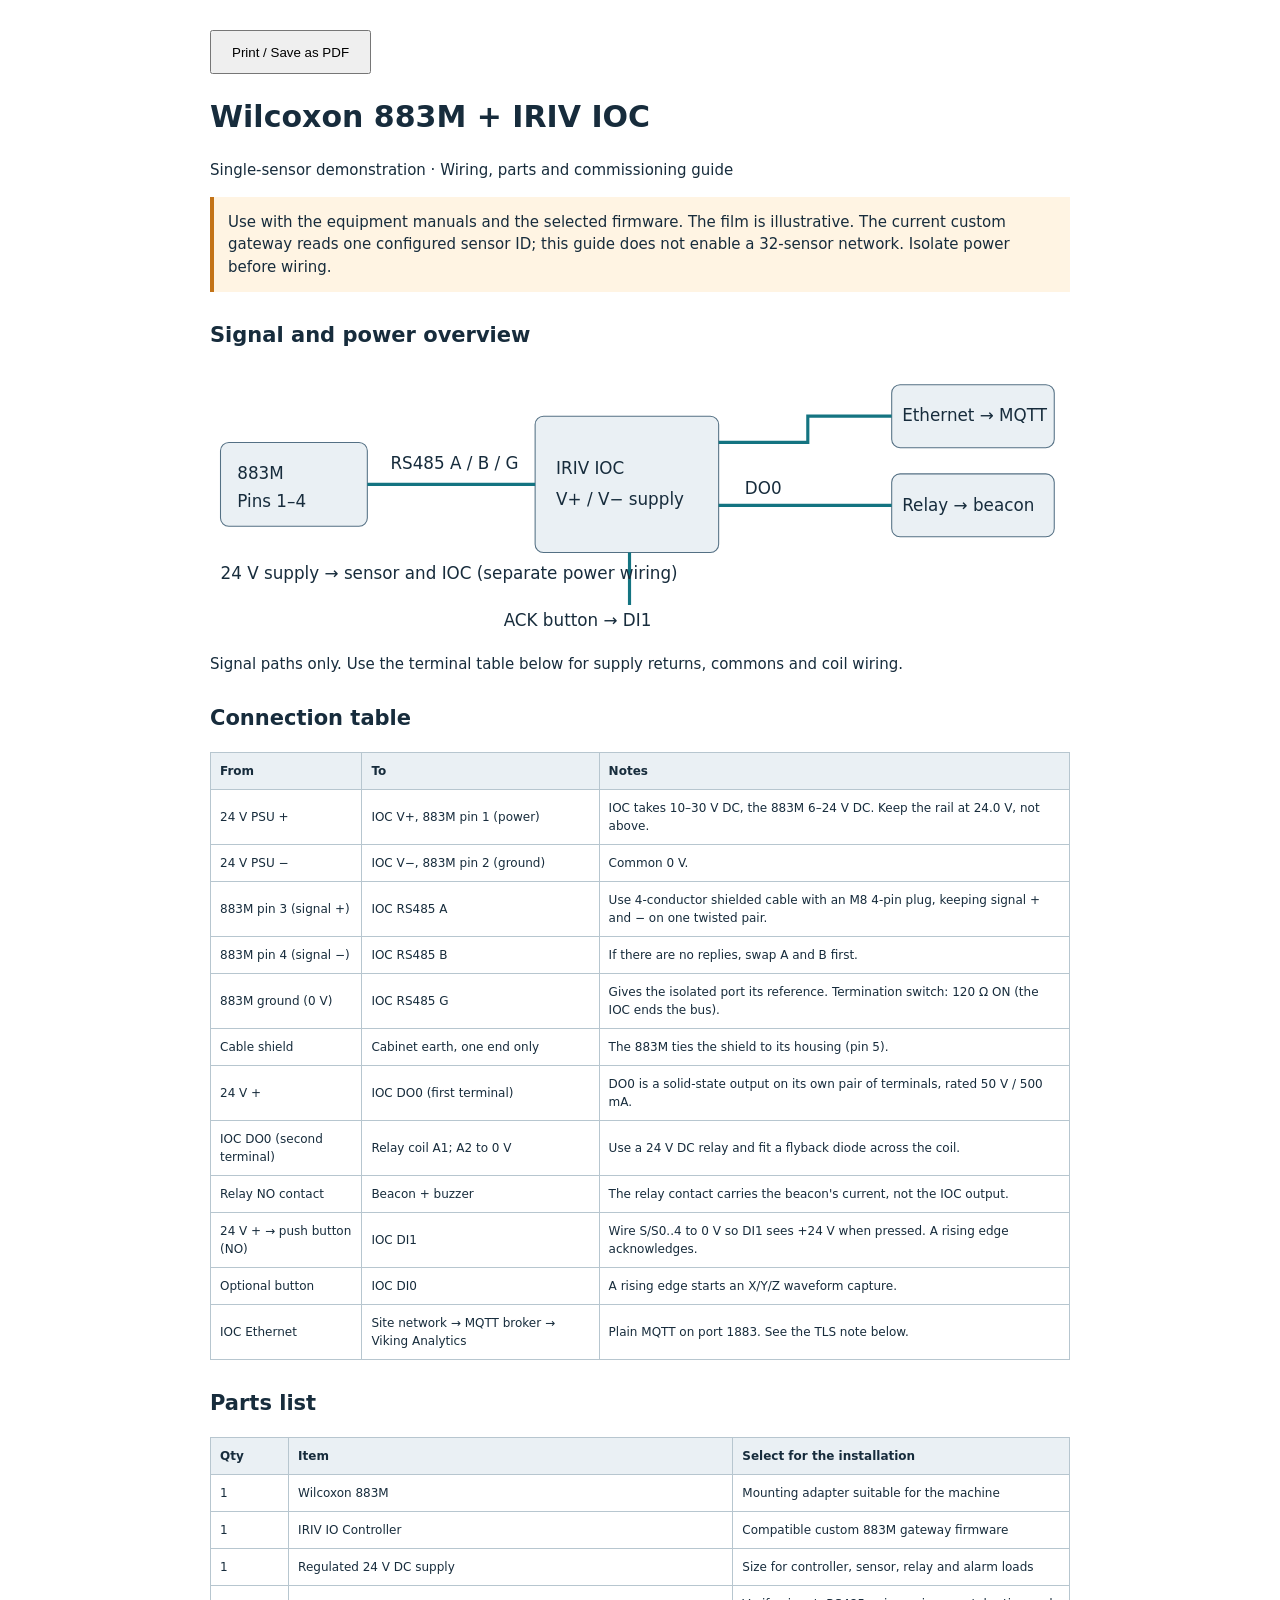
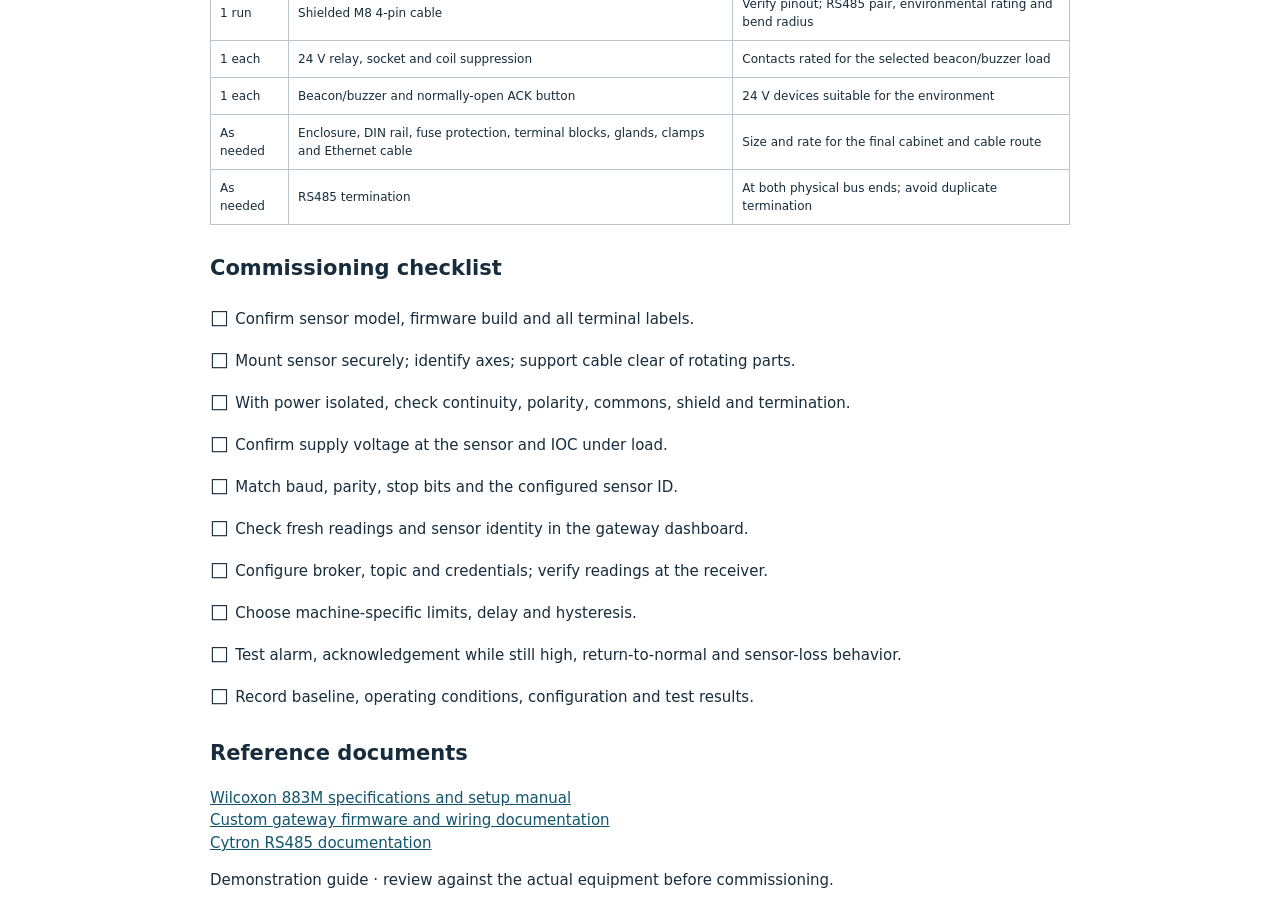
<file: short-video-of-iriv-ioc-vibration/wiring-guide.html>
<!doctype html><html lang="en"><meta charset="utf-8"><meta name="viewport" content="width=device-width,initial-scale=1"><title>883M + IRIV IOC · Wiring and setup guide</title><style>@page{size:A4;margin:15mm}*{box-sizing:border-box}body{max-width:900px;margin:30px auto;padding:0 20px;color:#172c3c;font:15px/1.5 system-ui}h1{font-size:30px}h2{font-size:21px;margin-top:28px}table{width:100%;border-collapse:collapse;font-size:12px}td,th{border:1px solid #b7c6cf;padding:9px;text-align:left}tr{break-inside:avoid}th{background:#eaf0f4}svg{width:100%;height:auto}a{color:#12556d}.note{padding:14px;border-left:4px solid #c37317;background:#fff4e3}.check{list-style:none;padding:0}.check li{margin:12px 0}.check li:before{content:'□ ';font-size:20px}button{min-height:44px;padding:10px 20px;cursor:pointer}.page{break-before:page}@media print{body{padding:0;margin:0;font-size:11px}button{display:none}h1{font-size:25px}table{font-size:10px}a{color:inherit}.note{background:none}}</style><body><button onclick="window.print()">Print / Save as PDF</button><h1>Wilcoxon 883M + IRIV IOC</h1><p>Single-sensor demonstration · Wiring, parts and commissioning guide</p><p class="note">Use with the equipment manuals and the selected firmware. The film is illustrative. The current custom gateway reads one configured sensor ID; this guide does not enable a 32-sensor network. Isolate power before wiring.</p><h2>Signal and power overview</h2><svg viewBox="0 0 820 250" role="img" aria-label="883M to IOC through RS485, IOC to MQTT through Ethernet, DO0 to relay and beacon, DI1 from acknowledge button"><g fill="#eaf0f4" stroke="#547084"><rect x="10" y="70" width="140" height="80" rx="8"/><rect x="310" y="45" width="175" height="130" rx="8"/><rect x="650" y="15" width="155" height="60" rx="8"/><rect x="650" y="100" width="155" height="60" rx="8"/></g><g fill="none" stroke="#147481" stroke-width="3"><path d="M150 110H310M485 70H570V45H650M485 130H650M400 225V175"/></g><g font-family="system-ui" font-size="16" fill="#172c3c"><text x="26" y="105">883M</text><text x="26" y="132">Pins 1–4</text><text x="172" y="95">RS485 A / B / G</text><text x="330" y="100">IRIV IOC</text><text x="330" y="130">V+ / V− supply</text><text x="660" y="50">Ethernet → MQTT</text><text x="660" y="135">Relay → beacon</text><text x="510" y="119">DO0</text><text x="280" y="245">ACK button → DI1</text><text x="10" y="200">24 V supply → sensor and IOC (separate power wiring)</text></g></svg><p>Signal paths only. Use the terminal table below for supply returns, commons and coil wiring.</p><h2>Connection table</h2><table>
      <thead><tr><th>From</th><th>To</th><th>Notes</th></tr></thead>
      <tbody>
        <tr><td><i class="tag" style="--c:#e5383b"></i>24 V PSU +</td><td>IOC V+, 883M pin 1 (power)</td><td>IOC takes 10–30 V DC, the 883M 6–24 V DC. Keep the rail at 24.0 V, not above.</td></tr>
        <tr><td><i class="tag" style="--c:#e5383b"></i>24 V PSU −</td><td>IOC V−, 883M pin 2 (ground)</td><td>Common 0 V.</td></tr>
        <tr><td><i class="tag" style="--c:#0a8a8f"></i>883M pin 3 (signal +)</td><td>IOC RS485 A</td><td>Use 4-conductor shielded cable with an M8 4-pin plug, keeping signal + and − on one twisted pair.</td></tr>
        <tr><td><i class="tag" style="--c:#0a8a8f"></i>883M pin 4 (signal −)</td><td>IOC RS485 B</td><td>If there are no replies, swap A and B first.</td></tr>
        <tr><td><i class="tag" style="--c:#0a8a8f"></i>883M ground (0 V)</td><td>IOC RS485 G</td><td>Gives the isolated port its reference. Termination switch: 120 Ω ON (the IOC ends the bus).</td></tr>
        <tr><td><i class="tag" style="--c:#86868b"></i>Cable shield</td><td>Cabinet earth, one end only</td><td>The 883M ties the shield to its housing (pin 5).</td></tr>
        <tr><td><i class="tag" style="--c:#f56300"></i>24 V +</td><td>IOC DO0 (first terminal)</td><td>DO0 is a solid-state output on its own pair of terminals, rated 50 V / 500 mA.</td></tr>
        <tr><td><i class="tag" style="--c:#f56300"></i>IOC DO0 (second terminal)</td><td>Relay coil A1; A2 to 0 V</td><td>Use a 24 V DC relay and fit a flyback diode across the coil.</td></tr>
        <tr><td><i class="tag" style="--c:#f56300"></i>Relay NO contact</td><td>Beacon + buzzer</td><td>The relay contact carries the beacon's current, not the IOC output.</td></tr>
        <tr><td><i class="tag" style="--c:#1a9e45"></i>24 V + → push button (NO)</td><td>IOC DI1</td><td>Wire S/S0..4 to 0 V so DI1 sees +24 V when pressed. A rising edge acknowledges.</td></tr>
        <tr><td><i class="tag" style="--c:#1a9e45"></i>Optional button</td><td>IOC DI0</td><td>A rising edge starts an X/Y/Z waveform capture.</td></tr>
        <tr><td><i class="tag" style="--c:#0071e3"></i>IOC Ethernet</td><td>Site network → MQTT broker → Viking Analytics</td><td>Plain MQTT on port 1883. See the TLS note below.</td></tr>
      </tbody>
    </table><div class="page"><h2>Parts list</h2><table><thead><tr><th>Qty</th><th>Item</th><th>Select for the installation</th></tr></thead><tbody><tr><td>1</td><td>Wilcoxon 883M</td><td>Mounting adapter suitable for the machine</td></tr><tr><td>1</td><td>IRIV IO Controller</td><td>Compatible custom 883M gateway firmware</td></tr><tr><td>1</td><td>Regulated 24 V DC supply</td><td>Size for controller, sensor, relay and alarm loads</td></tr><tr><td>1 run</td><td>Shielded M8 4-pin cable</td><td>Verify pinout; RS485 pair, environmental rating and bend radius</td></tr><tr><td>1 each</td><td>24 V relay, socket and coil suppression</td><td>Contacts rated for the selected beacon/buzzer load</td></tr><tr><td>1 each</td><td>Beacon/buzzer and normally-open ACK button</td><td>24 V devices suitable for the environment</td></tr><tr><td>As needed</td><td>Enclosure, DIN rail, fuse protection, terminal blocks, glands, clamps and Ethernet cable</td><td>Size and rate for the final cabinet and cable route</td></tr><tr><td>As needed</td><td>RS485 termination</td><td>At both physical bus ends; avoid duplicate termination</td></tr></tbody></table><h2>Commissioning checklist</h2><ul class="check"><li>Confirm sensor model, firmware build and all terminal labels.</li><li>Mount sensor securely; identify axes; support cable clear of rotating parts.</li><li>With power isolated, check continuity, polarity, commons, shield and termination.</li><li>Confirm supply voltage at the sensor and IOC under load.</li><li>Match baud, parity, stop bits and the configured sensor ID.</li><li>Check fresh readings and sensor identity in the gateway dashboard.</li><li>Configure broker, topic and credentials; verify readings at the receiver.</li><li>Choose machine-specific limits, delay and hysteresis.</li><li>Test alarm, acknowledgement while still high, return-to-normal and sensor-loss behavior.</li><li>Record baseline, operating conditions, configuration and test results.</li></ul><h2>Reference documents</h2><p><a href="https://wilcoxon.com/883m/">Wilcoxon 883M specifications and setup manual</a><br><a href="https://github.com/dineshpalsingh1989/Wilcoxon-883M_RTU-to-TCP-and-MQTT">Custom gateway firmware and wiring documentation</a><br><a href="https://www.cytron.io/tutorial/field-bus-rs485modbus-rtu">Cytron RS485 documentation</a></p><p>Demonstration guide · review against the actual equipment before commissioning.</p></div></body></html>
</file>
<file: styles/iriv-tour-media.css>
.screen { cursor: default; background: #fff; }
.screen video { display: block; width: 100%; aspect-ratio: 16 / 9; background: #fff; }
.screen video::cue { background: rgba(11,18,32,.92); color: #fff; font-size: clamp(13px, 2vw, 28px); }
.film-status { color: var(--muted); font-size: 14px; margin: 16px 0 0; }
.bar { justify-content: center; }
.bar a.dl:hover { color: #fff; text-decoration: none; background: #444; }
.film-next { margin: 24px 0; padding: 22px; background: var(--soft); border-radius: 18px; display: flex; align-items: center; justify-content: center; flex-wrap: wrap; gap: 16px; }
.film-next a { font-weight: 600; }
.film-next.finished { box-shadow: 0 0 0 2px var(--accent); }
.transcript { text-align: left; margin: 20px 6px; border-top: 1px solid var(--line); padding-top: 16px; }
.transcript summary { font-weight: 600; cursor: pointer; }
.transcript p { display: flex; align-items: baseline; gap: 16px; font-size: 15px; line-height: 1.7; }
.transcript button { flex: none; font: inherit; color: var(--blue); background: var(--soft); border: 0; border-radius: 6px; cursor: pointer; padding: 2px 8px; }
.demo-actions { display: flex; flex-wrap: wrap; justify-content: center; gap: 10px; margin: 20px 0; }
.demo-actions button { border: 1px solid #515b6d; color: #fff; background: #1b2638; padding: 10px 18px; border-radius: 999px; cursor: pointer; }
.demo-actions button[aria-pressed=true] { background: #0071e3; border-color: #0071e3; }
.demo-stage-text { color: #e8edf5; font-size: 18px; text-align: center; min-height: 28px; }
.demo-note { color: #d2d7e0; font-size: 15px; text-align: center; }
.dsteps { grid-template-columns: repeat(auto-fit, minmax(220px, 1fr)); }
button:focus-visible, a:focus-visible, summary:focus-visible { outline: 3px solid #0071e3; outline-offset: 4px; }
@media (max-width: 600px) { .film-next { align-items: flex-start; flex-direction: column; text-align: left; } .chapters button { padding: 9px 13px; } .demo-actions button { padding: 10px 13px; } }
</file>
